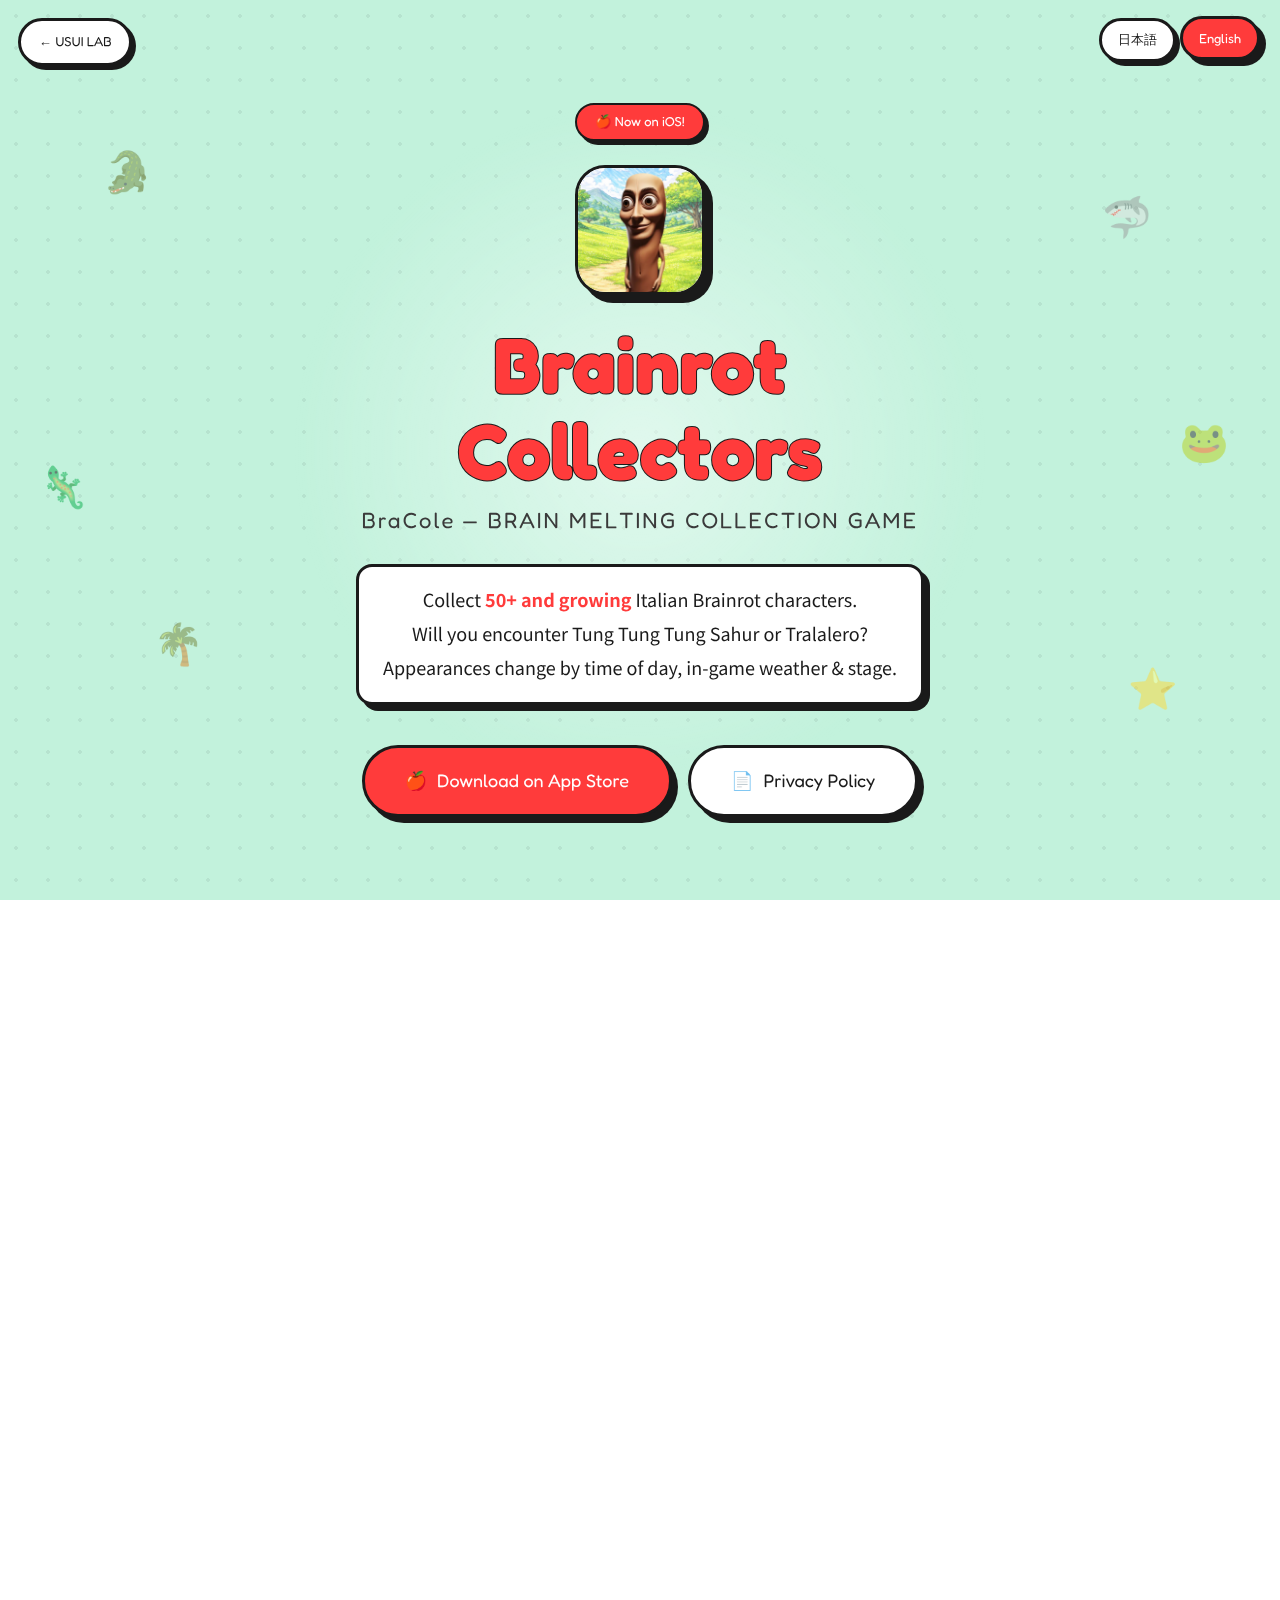
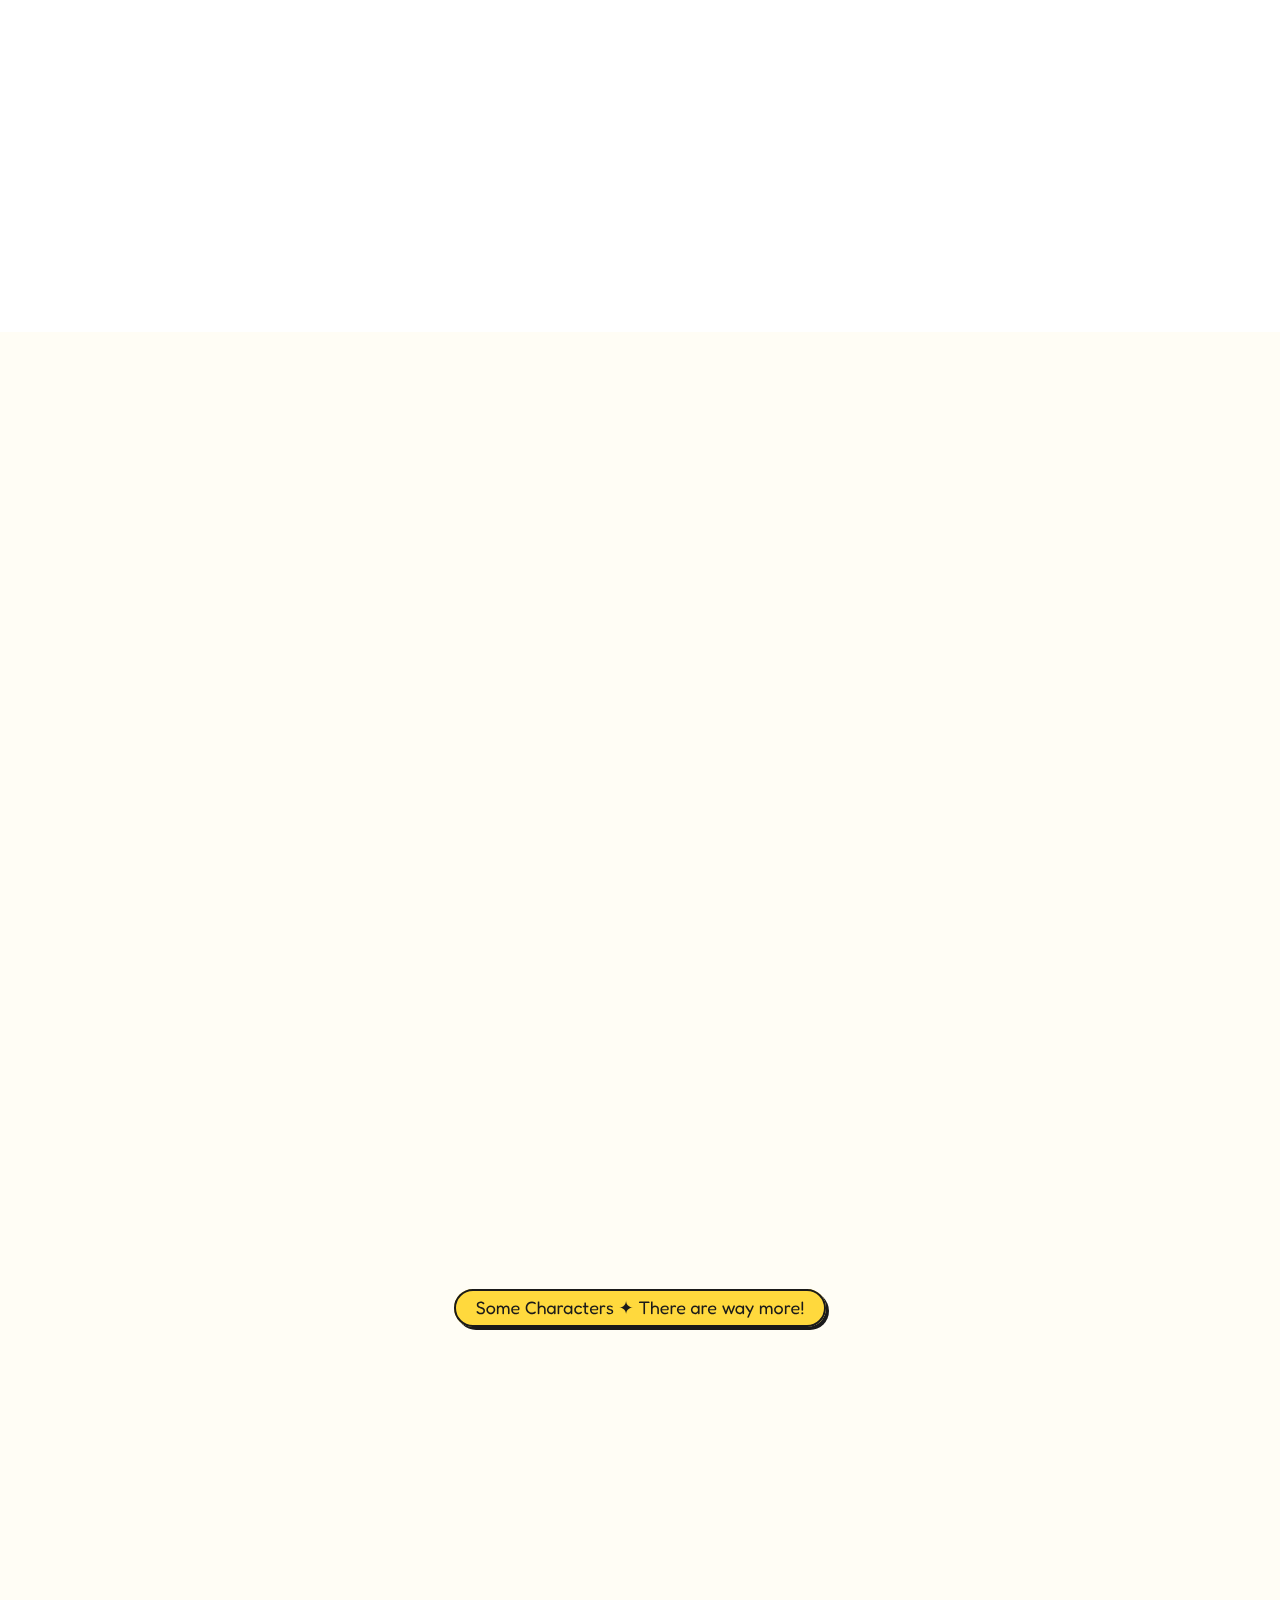
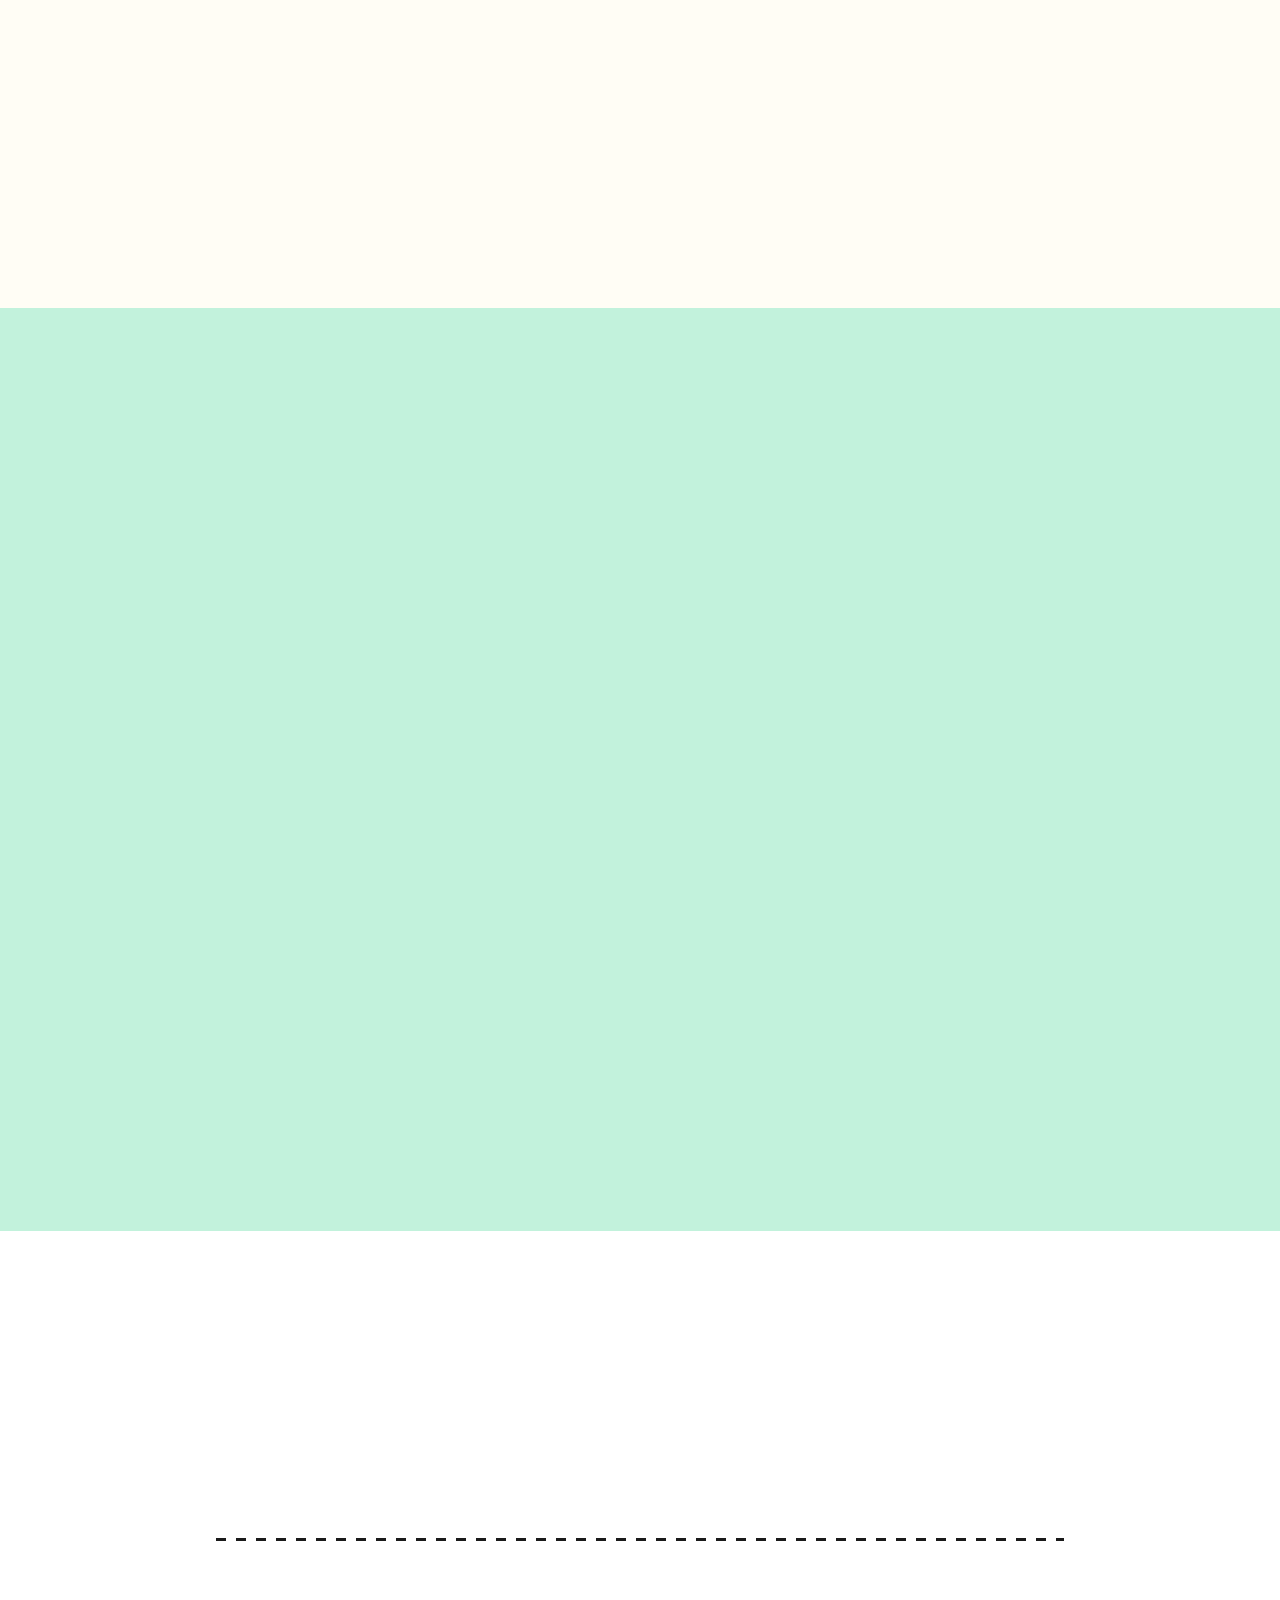
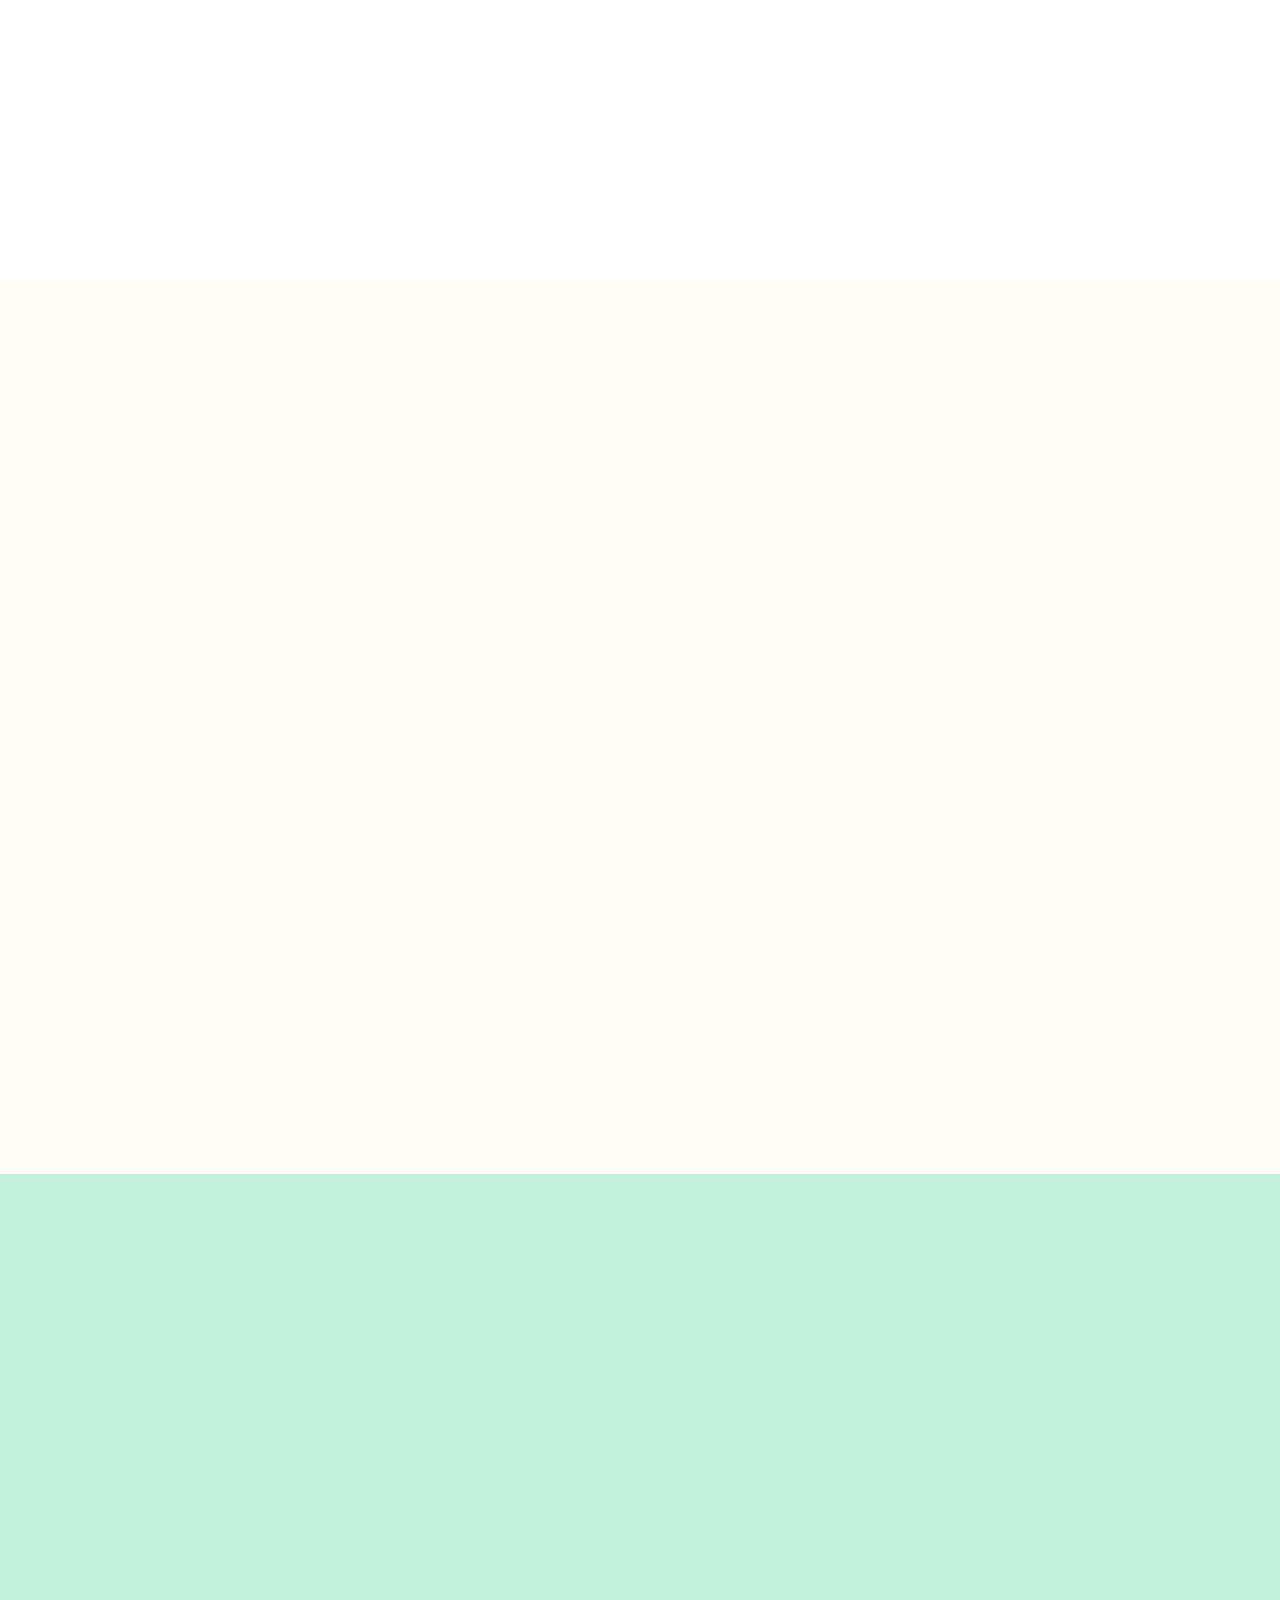
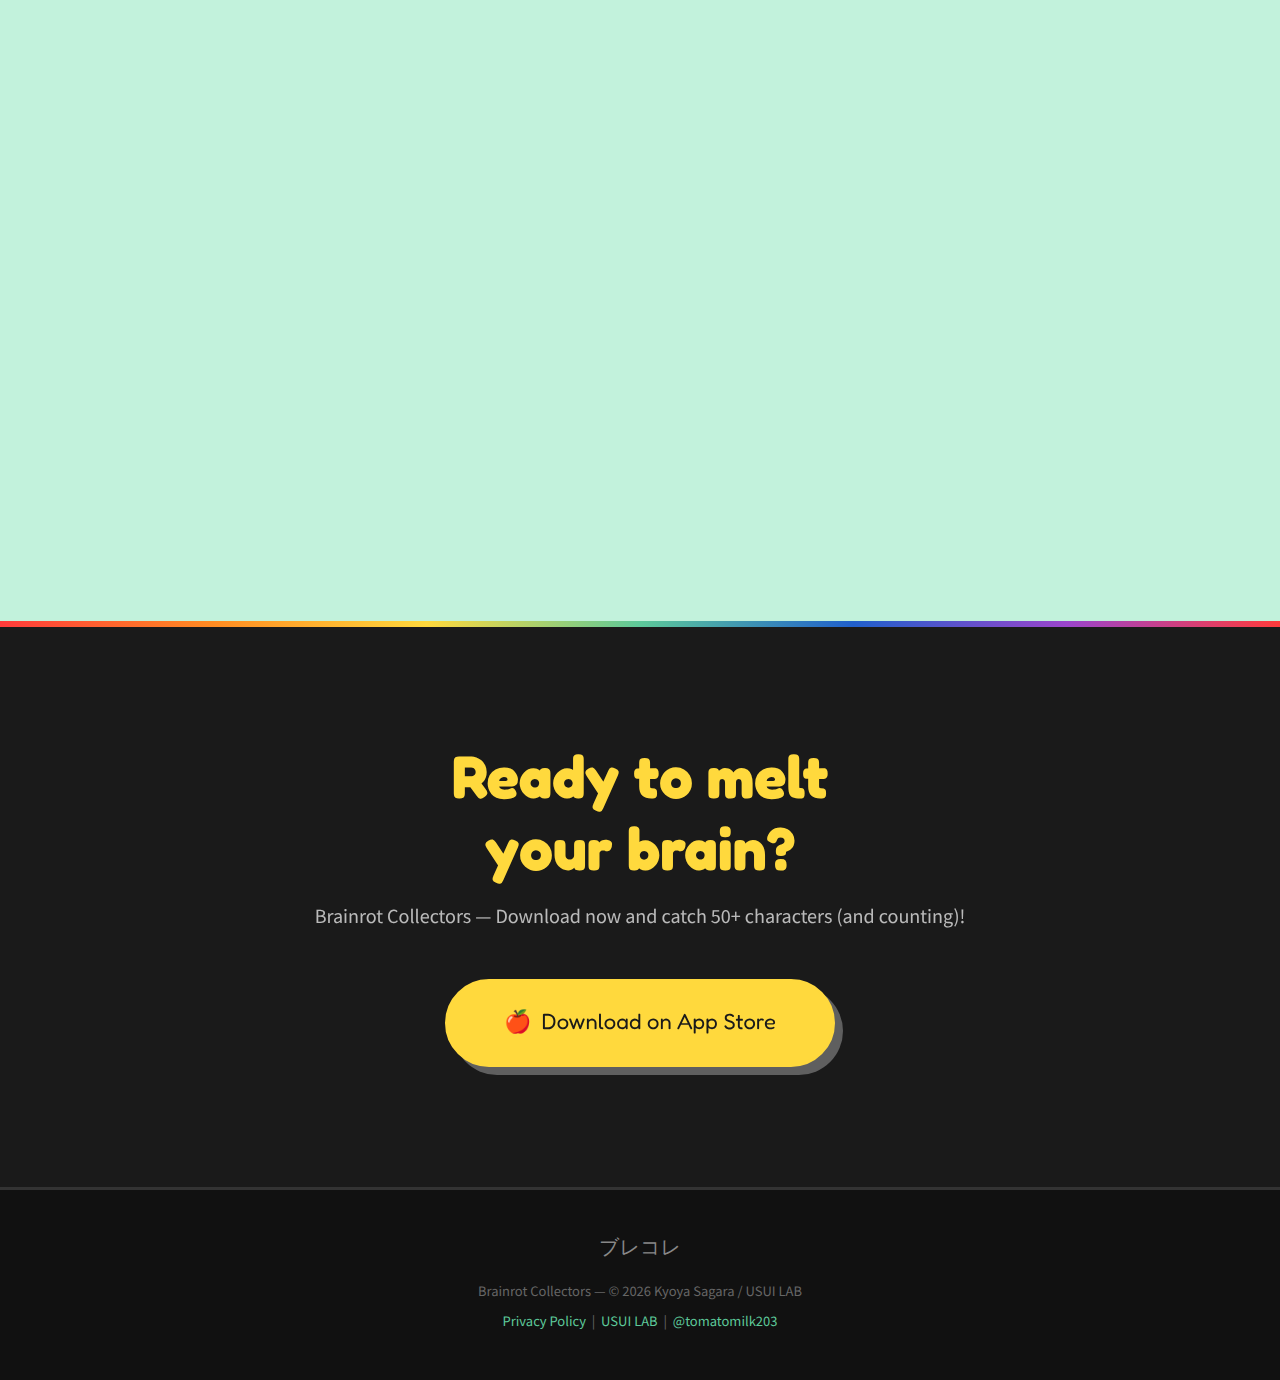
<file: brainrot-collection/index.html>
<!DOCTYPE html>
<html lang="ja">
<head>
  <meta charset="UTF-8">
  <meta name="viewport" content="width=device-width, initial-scale=1.0">
  <title>ブレインロットコレクターズ | ブレコレ | USUI LAB</title>
  <meta name="description" content="イタリアンブレインロットキャラを集めろ！全50体+変異体。時間・天気・ステージで出現が変わる本格コレクションゲーム。">
  <meta property="og:title" content="ブレインロットコレクターズ — 脳が溶ける収集ゲーム">
  <meta property="og:description" content="イタリアンブレインロットキャラを集めろ！全50体+変異体。時間・天気・ステージで出現が変わる。">
  <meta property="og:type" content="website">
  <link rel="preconnect" href="https://fonts.googleapis.com">
  <link rel="preconnect" href="https://fonts.gstatic.com" crossorigin>
  <link href="https://fonts.googleapis.com/css2?family=Noto+Sans+JP:wght@400;700;900&family=Fredoka+One&display=swap" rel="stylesheet">

  <style>
    /* ─── CSS Variables ─── */
    :root {
      --mint:       #C2F2DC;
      --mint-mid:   #8FE4BC;
      --mint-deep:  #5DC99A;
      --red:        #FF3B3B;
      --orange:     #FF8C22;
      --yellow:     #FFD93D;
      --cream:      #FFFDF5;
      --pale:       #F0FFF8;
      --ink:        #1A1A1A;
      --ink-light:  #3A3A3A;
      --white:      #FFFFFF;
      --shadow:     6px 6px 0px var(--ink);
      --shadow-sm:  4px 4px 0px var(--ink);
      --shadow-lg:  8px 8px 0px var(--ink);
      --radius:     16px;
      --border:     3px solid var(--ink);
    }

    /* ─── Reset ─── */
    *, *::before, *::after { box-sizing: border-box; margin: 0; padding: 0; }

    html { scroll-behavior: smooth; }

    body {
      font-family: 'Noto Sans JP', sans-serif;
      background: var(--mint);
      color: var(--ink);
      overflow-x: hidden;
      line-height: 1.7;
      text-rendering: geometricPrecision;
      -webkit-font-smoothing: antialiased;
      -moz-osx-font-smoothing: grayscale;
    }

    /* ─── Polka dot background ─── */
    body::before {
      content: '';
      position: fixed;
      inset: 0;
      background-image: radial-gradient(circle, rgba(0,0,0,0.06) 2px, transparent 2px);
      background-size: 32px 32px;
      pointer-events: none;
      z-index: 0;
    }

    /* ─── Utility ─── */
    .container { max-width: 1100px; margin: 0 auto; padding: 0 20px; position: relative; z-index: 1; }

    /* ─── Back Button ─── */
    .back-home {
      position: fixed;
      top: 18px;
      left: 18px;
      z-index: 10000;
      font-family: 'Fredoka One', sans-serif;
      font-size: 13px;
      padding: 10px 18px;
      background: var(--white);
      border: var(--border);
      color: var(--ink);
      cursor: pointer;
      text-decoration: none;
      border-radius: 50px;
      box-shadow: var(--shadow-sm);
      transition: transform 0.15s, box-shadow 0.15s;
    }
    .back-home:hover {
      transform: translate(-2px, -2px);
      box-shadow: 6px 6px 0px var(--ink);
    }
    .back-home:active {
      transform: translate(2px, 2px);
      box-shadow: 2px 2px 0px var(--ink);
    }

    /* ─── Lang Switcher ─── */
    .lang-switcher {
      position: fixed;
      top: 18px;
      right: 18px;
      z-index: 10000;
      display: flex;
      gap: 6px;
    }
    .lang-btn {
      font-family: 'Fredoka One', sans-serif;
      font-size: 13px;
      padding: 10px 16px;
      background: var(--white);
      border: var(--border);
      color: var(--ink);
      cursor: pointer;
      border-radius: 50px;
      box-shadow: var(--shadow-sm);
      transition: all 0.15s;
    }
    .lang-btn:hover { transform: translate(-2px, -2px); box-shadow: 6px 6px 0px var(--ink); }
    .lang-btn.active {
      background: var(--red);
      color: var(--white);
      transform: translate(-2px, -2px);
      box-shadow: 6px 6px 0px var(--ink);
    }

    /* ─── HERO ─── */
    .hero {
      min-height: 100vh;
      display: flex;
      flex-direction: column;
      justify-content: center;
      align-items: center;
      text-align: center;
      padding: 100px 20px 80px;
      position: relative;
      overflow: hidden;
    }

    /* Big circle deco behind hero */
    .hero::after {
      content: '';
      position: absolute;
      width: 700px;
      height: 700px;
      background: radial-gradient(circle, rgba(255,255,255,0.5) 0%, transparent 70%);
      border-radius: 50%;
      top: 50%;
      left: 50%;
      transform: translate(-50%, -50%);
      pointer-events: none;
    }

    .hero-badge {
      display: inline-block;
      background: var(--red);
      color: var(--white);
      font-family: 'Fredoka One', sans-serif;
      font-size: 13px;
      padding: 6px 18px;
      border-radius: 50px;
      border: 2px solid var(--ink);
      box-shadow: var(--shadow-sm);
      margin-bottom: 24px;
      position: relative;
      z-index: 2;
      animation: badge-float 3s ease-in-out infinite;
    }

    @keyframes badge-float {
      0%, 100% { transform: translateY(0); }
      50% { transform: translateY(-6px); }
    }

    .app-icon {
      width: 130px;
      height: 130px;
      background: var(--white);
      border: var(--border);
      border-radius: 30px;
      box-shadow: var(--shadow-lg);
      display: flex;
      align-items: center;
      justify-content: center;
      overflow: hidden;
      margin: 0 auto 28px;
      position: relative;
      z-index: 2;
      animation: icon-bounce 2.5s cubic-bezier(.36,.07,.19,.97) infinite;
    }
    .app-icon img { width: 100%; height: 100%; object-fit: cover; border-radius: 26px; }

    @keyframes icon-bounce {
      0%, 100% { transform: translateY(0) rotate(-2deg); }
      25% { transform: translateY(-12px) rotate(2deg); }
      75% { transform: translateY(-6px) rotate(-1deg); }
    }

    .hero-title {
      font-family: 'Fredoka One', sans-serif;
      font-size: clamp(36px, 8vw, 78px);
      color: var(--ink);
      line-height: 1.1;
      margin-bottom: 8px;
      position: relative;
      z-index: 2;
      -webkit-text-stroke: 2px var(--ink);
      paint-order: stroke fill;
    }
    .hero-title span { color: var(--red); }

    .hero-subtitle {
      font-family: 'Fredoka One', sans-serif;
      font-size: clamp(14px, 3vw, 22px);
      color: var(--ink-light);
      letter-spacing: 2px;
      margin-bottom: 24px;
      position: relative;
      z-index: 2;
    }

    .hero-tagline {
      font-size: clamp(15px, 2.5vw, 18px);
      max-width: 600px;
      margin: 0 auto 40px;
      color: var(--ink);
      line-height: 1.9;
      position: relative;
      z-index: 2;
      background: var(--white);
      border: var(--border);
      border-radius: var(--radius);
      padding: 16px 24px;
      box-shadow: var(--shadow);
    }
    .hero-tagline strong { color: var(--red); }

    .cta-buttons {
      display: flex;
      gap: 16px;
      flex-wrap: wrap;
      justify-content: center;
      position: relative;
      z-index: 2;
    }

    .cta-btn {
      font-family: 'Fredoka One', sans-serif;
      font-size: clamp(14px, 2.5vw, 18px);
      padding: 18px 40px;
      background: var(--ink);
      color: var(--white);
      border: var(--border);
      border-radius: 50px;
      cursor: pointer;
      text-decoration: none;
      display: inline-flex;
      align-items: center;
      gap: 10px;
      box-shadow: var(--shadow);
      transition: transform 0.15s, box-shadow 0.15s;
    }
    .cta-btn:hover {
      transform: translate(-3px, -3px);
      box-shadow: 9px 9px 0px var(--ink);
    }
    .cta-btn:active {
      transform: translate(3px, 3px);
      box-shadow: 3px 3px 0px var(--ink);
    }
    .cta-btn.primary {
      background: var(--red);
      border-color: var(--ink);
    }
    .cta-btn.secondary {
      background: var(--white);
      color: var(--ink);
    }

    /* Floating emoji decorations in hero */
    .float-deco {
      position: absolute;
      font-size: 40px;
      pointer-events: none;
      z-index: 1;
      opacity: 0.5;
    }
    .float-deco:nth-child(1) { top: 15%; left: 8%; animation: float1 4s ease-in-out infinite; }
    .float-deco:nth-child(2) { top: 20%; right: 10%; animation: float2 5s ease-in-out infinite; }
    .float-deco:nth-child(3) { bottom: 25%; left: 12%; animation: float1 3.5s ease-in-out infinite 0.5s; }
    .float-deco:nth-child(4) { bottom: 20%; right: 8%; animation: float2 4.5s ease-in-out infinite 1s; }
    .float-deco:nth-child(5) { top: 50%; left: 3%; animation: float1 5s ease-in-out infinite 0.3s; }
    .float-deco:nth-child(6) { top: 45%; right: 4%; animation: float2 4s ease-in-out infinite 0.7s; }

    @keyframes float1 {
      0%, 100% { transform: translateY(0) rotate(-5deg); }
      50% { transform: translateY(-20px) rotate(5deg); }
    }
    @keyframes float2 {
      0%, 100% { transform: translateY(0) rotate(5deg); }
      50% { transform: translateY(-15px) rotate(-5deg); }
    }

    /* ─── Section Styles ─── */
    section { padding: 100px 0; position: relative; z-index: 1; }

    .section-header {
      text-align: center;
      margin-bottom: 60px;
    }

    .section-tag {
      display: inline-block;
      font-family: 'Fredoka One', sans-serif;
      font-size: 13px;
      letter-spacing: 3px;
      text-transform: uppercase;
      background: var(--yellow);
      border: 2px solid var(--ink);
      border-radius: 50px;
      padding: 5px 18px;
      box-shadow: 3px 3px 0px var(--ink);
      margin-bottom: 14px;
    }

    .section-title {
      font-family: 'Fredoka One', sans-serif;
      font-size: clamp(28px, 5vw, 48px);
      color: var(--ink);
      line-height: 1.2;
    }

    .section-desc {
      font-size: 16px;
      color: var(--ink-light);
      margin-top: 12px;
      max-width: 600px;
      margin-left: auto;
      margin-right: auto;
    }

    /* ─── FEATURES ─── */
    .features { background: var(--white); }

    .features-grid {
      display: grid;
      grid-template-columns: repeat(auto-fit, minmax(280px, 1fr));
      gap: 24px;
    }

    .feature-card {
      background: var(--mint);
      border: var(--border);
      border-radius: var(--radius);
      padding: 36px 28px;
      box-shadow: var(--shadow);
      transition: transform 0.15s, box-shadow 0.15s;
    }
    .feature-card:hover {
      transform: translate(-3px, -3px);
      box-shadow: 9px 9px 0px var(--ink);
    }

    .feature-icon {
      font-size: 48px;
      display: block;
      margin-bottom: 16px;
    }

    .feature-title {
      font-family: 'Fredoka One', sans-serif;
      font-size: 20px;
      margin-bottom: 10px;
    }

    .feature-desc {
      font-size: 14px;
      line-height: 1.8;
      color: var(--ink-light);
    }

    /* ─── CHARACTERS ─── */
    .characters { background: var(--cream); }

    .rarity-grid {
      display: grid;
      grid-template-columns: repeat(auto-fit, minmax(180px, 1fr));
      gap: 20px;
      margin-bottom: 50px;
    }

    .rarity-card {
      border: var(--border);
      border-radius: var(--radius);
      padding: 28px 20px;
      text-align: center;
      box-shadow: var(--shadow);
      transition: transform 0.15s, box-shadow 0.15s;
      position: relative;
      overflow: hidden;
    }
    .rarity-card:hover {
      transform: translate(-3px, -3px);
      box-shadow: 9px 9px 0px var(--ink);
    }

    .rarity-card.common   { background: #F5F5F5; }
    .rarity-card.uncommon { background: #DFFFDE; }
    .rarity-card.rare     { background: #DEF0FF; }
    .rarity-card.srare    { background: #F0DEFF; }
    .rarity-card.legend   {
      background: linear-gradient(135deg, #FFF8DE, #FFEEDE, #FFE8F5, #E8F5FF, #EEFFED);
      background-size: 300% 300%;
      animation: rainbow-bg 4s ease infinite;
    }

    @keyframes rainbow-bg {
      0%   { background-position: 0% 50%; }
      50%  { background-position: 100% 50%; }
      100% { background-position: 0% 50%; }
    }

    .rarity-emoji { font-size: 52px; display: block; margin-bottom: 12px; }

    .rarity-label {
      font-family: 'Fredoka One', sans-serif;
      font-size: 16px;
      margin-bottom: 6px;
    }
    .rarity-card.common   .rarity-label { color: #888; }
    .rarity-card.uncommon .rarity-label { color: #22A35A; }
    .rarity-card.rare     .rarity-label { color: #2060CC; }
    .rarity-card.srare    .rarity-label { color: #9B45CC; }
    .rarity-card.legend   .rarity-label {
      background: linear-gradient(90deg, #FF8C22, #FF3B3B, #9B45CC, #2060CC, #22A35A);
      -webkit-background-clip: text;
      -webkit-text-fill-color: transparent;
      background-clip: text;
      font-size: 18px;
    }

    .rarity-desc {
      font-size: 12px;
      color: var(--ink-light);
      line-height: 1.6;
    }

    /* Mutation card */
    .mutation-banner {
      background: var(--ink);
      color: var(--white);
      border: var(--border);
      border-radius: var(--radius);
      padding: 32px 36px;
      box-shadow: var(--shadow-lg);
      display: flex;
      gap: 24px;
      align-items: center;
      flex-wrap: wrap;
    }

    .mutation-aura {
      width: 100px;
      height: 100px;
      border-radius: 50%;
      background: conic-gradient(
        #FF3B3B, #FF8C22, #FFD93D, #5DC99A, #2060CC, #9B45CC, #FF3B3B
      );
      display: flex;
      align-items: center;
      justify-content: center;
      font-size: 54px;
      animation: spin-aura 4s linear infinite;
      flex-shrink: 0;
      position: relative;
    }
    .mutation-aura::after {
      content: '🦄';
      font-size: 44px;
      position: absolute;
    }

    @keyframes spin-aura {
      from { filter: hue-rotate(0deg); }
      to   { filter: hue-rotate(360deg); }
    }

    .mutation-text h3 {
      font-family: 'Fredoka One', sans-serif;
      font-size: 24px;
      margin-bottom: 8px;
    }
    .mutation-text h3 span {
      background: conic-gradient(#FF3B3B, #FF8C22, #FFD93D, #5DC99A, #2060CC, #9B45CC, #FF3B3B);
      -webkit-background-clip: text;
      -webkit-text-fill-color: transparent;
      background-clip: text;
    }
    .mutation-text p { font-size: 15px; color: rgba(255,255,255,0.8); line-height: 1.8; }

    /* ─── CHARACTER GALLERY ─── */
    .char-gallery {
      display: grid;
      grid-template-columns: repeat(auto-fill, minmax(150px, 1fr));
      gap: 16px;
      margin-top: 48px;
    }
    .char-card {
      background: var(--white);
      border: var(--border);
      border-radius: var(--radius);
      overflow: hidden;
      box-shadow: var(--shadow-sm);
      transition: transform 0.15s, box-shadow 0.15s;
      text-align: center;
      cursor: default;
    }
    .char-card:hover {
      transform: translate(-3px, -3px);
      box-shadow: 7px 7px 0px var(--ink);
    }
    .char-card .char-img {
      width: 100%;
      aspect-ratio: 1;
      object-fit: contain;
      padding: 16px;
      background: var(--mint);
      display: block;
    }
    .char-card .char-name {
      font-size: 11px;
      font-weight: 700;
      padding: 8px 10px;
      line-height: 1.4;
      color: var(--ink);
    }

    /* mutation compare */
    .mutation-compare {
      display: flex;
      gap: 16px;
      align-items: center;
      flex-shrink: 0;
    }
    .mutation-compare .compare-item { text-align: center; }
    .mutation-compare img {
      width: 90px;
      height: 90px;
      object-fit: contain;
      border-radius: 16px;
      border: 2px solid rgba(255,255,255,0.2);
    }
    .mutation-compare .compare-label {
      font-size: 11px;
      color: rgba(255,255,255,0.6);
      margin-top: 6px;
      font-weight: 700;
    }
    .mutation-compare .arrow {
      font-size: 28px;
      color: rgba(255,255,255,0.5);
      flex-shrink: 0;
    }

    /* ─── STAGES ─── */
    .stages { background: var(--mint); }

    .stages-grid {
      display: grid;
      grid-template-columns: repeat(auto-fit, minmax(240px, 1fr));
      gap: 24px;
    }

    .stage-card {
      background: var(--white);
      border: var(--border);
      border-radius: var(--radius);
      overflow: hidden;
      box-shadow: var(--shadow);
      transition: transform 0.15s, box-shadow 0.15s;
    }
    .stage-card:hover {
      transform: translate(-3px, -3px);
      box-shadow: 9px 9px 0px var(--ink);
    }

    .stage-visual {
      height: 180px;
      overflow: hidden;
      position: relative;
    }
    .stage-visual img {
      width: 100%;
      height: 100%;
      object-fit: cover;
      transition: transform 0.4s ease;
    }
    .stage-card:hover .stage-visual img { transform: scale(1.06); }

    /* weather icon tags */
    .tag { display: inline-flex; align-items: center; gap: 4px; }
    .tag img { width: 22px; height: 22px; border-radius: 50%; flex-shrink: 0; }

    .stage-body { padding: 20px; }

    .stage-name {
      font-family: 'Fredoka One', sans-serif;
      font-size: 20px;
      margin-bottom: 8px;
    }

    .stage-desc { font-size: 13px; color: var(--ink-light); line-height: 1.7; margin-bottom: 14px; }

    .stage-tags { display: flex; flex-wrap: wrap; gap: 6px; }

    .tag {
      font-size: 11px;
      font-weight: 800;
      padding: 4px 10px;
      border-radius: 50px;
      border: 2px solid var(--ink);
      background: var(--yellow);
    }

    /* ─── HOW TO PLAY ─── */
    .howto { background: var(--white); }

    .steps {
      display: grid;
      grid-template-columns: repeat(auto-fit, minmax(200px, 1fr));
      gap: 0;
      counter-reset: steps;
      position: relative;
    }

    /* connecting line between steps */
    .steps::before {
      content: '';
      position: absolute;
      top: 40px;
      left: 10%;
      right: 10%;
      height: 3px;
      background: repeating-linear-gradient(
        90deg,
        var(--ink) 0px,
        var(--ink) 10px,
        transparent 10px,
        transparent 20px
      );
    }

    .step {
      text-align: center;
      padding: 20px 16px;
      position: relative;
      z-index: 2;
    }

    .step-num {
      width: 64px;
      height: 64px;
      background: var(--red);
      border: var(--border);
      border-radius: 50%;
      display: flex;
      align-items: center;
      justify-content: center;
      font-family: 'Fredoka One', sans-serif;
      font-size: 26px;
      color: var(--white);
      margin: 0 auto 16px;
      box-shadow: var(--shadow-sm);
    }

    .step-icon { font-size: 40px; margin-bottom: 10px; display: block; }
    .step-title { font-family: 'Fredoka One', sans-serif; font-size: 18px; margin-bottom: 8px; }
    .step-desc { font-size: 13px; color: var(--ink-light); line-height: 1.7; }

    /* ─── UPGRADES ─── */
    .upgrades { background: var(--cream); }

    .upgrade-grid {
      display: grid;
      grid-template-columns: repeat(auto-fit, minmax(260px, 1fr));
      gap: 18px;
    }

    .upgrade-item {
      background: var(--white);
      border: var(--border);
      border-radius: var(--radius);
      padding: 22px 24px;
      box-shadow: var(--shadow-sm);
      display: flex;
      gap: 16px;
      align-items: flex-start;
      transition: transform 0.15s, box-shadow 0.15s;
    }
    .upgrade-item:hover {
      transform: translate(-2px, -2px);
      box-shadow: 6px 6px 0px var(--ink);
    }

    .upgrade-icon {
      width: 60px;
      height: 60px;
      border-radius: 50%;
      border: 2px solid var(--ink);
      overflow: hidden;
      flex-shrink: 0;
      box-shadow: var(--shadow-sm);
    }
    .upgrade-icon img { width: 100%; height: 100%; object-fit: cover; display: block; }

    .upgrade-info {}
    .upgrade-name { font-family: 'Fredoka One', sans-serif; font-size: 16px; margin-bottom: 4px; }
    .upgrade-desc { font-size: 13px; color: var(--ink-light); line-height: 1.6; }

    /* ─── ECONOMY ─── */
    .economy { background: var(--mint); }

    .economy-layout {
      display: grid;
      grid-template-columns: 1fr 1fr;
      gap: 32px;
    }

    .coin-section, .premium-section {
      background: var(--white);
      border: var(--border);
      border-radius: var(--radius);
      padding: 36px 32px;
      box-shadow: var(--shadow);
    }

    .eco-title {
      font-family: 'Fredoka One', sans-serif;
      font-size: 24px;
      margin-bottom: 20px;
      display: flex;
      align-items: center;
      gap: 10px;
    }

    .coin-packs {
      display: flex;
      flex-direction: column;
      gap: 12px;
    }

    .coin-pack {
      display: flex;
      align-items: center;
      justify-content: space-between;
      padding: 14px 18px;
      border-radius: 12px;
      border: 2px solid var(--ink);
      background: var(--cream);
      transition: transform 0.1s;
    }
    .coin-pack:hover { transform: translateX(4px); }

    .coin-pack .amount {
      font-family: 'Fredoka One', sans-serif;
      font-size: 18px;
    }

    .coin-pack .type {
      font-size: 12px;
      color: var(--ink-light);
      margin-top: 2px;
    }

    .coin-pack.paid .amount { color: #E0006F; }
    .coin-pack.paid { background: #FFF0F8; }

    .premium-box {
      background: var(--ink);
      color: var(--white);
      border-radius: var(--radius);
      border: var(--border);
      padding: 24px;
      margin-top: 20px;
    }
    .premium-box .price {
      font-family: 'Fredoka One', sans-serif;
      font-size: 32px;
      color: var(--yellow);
    }
    .premium-box .price span { font-size: 16px; color: rgba(255,255,255,0.6); }

    .premium-perks {
      list-style: none;
      margin-top: 16px;
      display: flex;
      flex-direction: column;
      gap: 8px;
    }
    .premium-perks li {
      font-size: 14px;
      display: flex;
      gap: 8px;
      align-items: flex-start;
    }
    .premium-perks li::before {
      content: '✓';
      color: var(--mint-deep);
      font-weight: 900;
      flex-shrink: 0;
    }

    /* ─── FINAL CTA ─── */
    .final-cta {
      background: var(--ink);
      color: var(--white);
      text-align: center;
      padding: 120px 20px;
      position: relative;
      overflow: hidden;
    }

    /* rainbow top border */
    .final-cta::before {
      content: '';
      position: absolute;
      top: 0;
      left: 0;
      right: 0;
      height: 6px;
      background: linear-gradient(90deg, #FF3B3B, #FF8C22, #FFD93D, #5DC99A, #2060CC, #9B45CC, #FF3B3B);
    }

    .final-cta h2 {
      font-family: 'Fredoka One', sans-serif;
      font-size: clamp(32px, 6vw, 60px);
      margin-bottom: 16px;
      line-height: 1.2;
    }
    .final-cta h2 span { color: var(--yellow); }

    .final-cta p {
      font-size: 18px;
      color: rgba(255,255,255,0.7);
      margin-bottom: 48px;
    }

    .cta-btn.big {
      font-size: 22px;
      padding: 22px 56px;
      background: var(--yellow);
      color: var(--ink);
      border-color: var(--yellow);
      box-shadow: 8px 8px 0px rgba(255,255,255,0.3);
    }
    .cta-btn.big:hover {
      box-shadow: 12px 12px 0px rgba(255,255,255,0.3);
      background: var(--orange);
    }

    /* ─── Footer ─── */
    footer {
      background: #111;
      border-top: 3px solid #333;
      padding: 40px 20px;
      text-align: center;
    }
    footer p { font-size: 13px; color: #666; margin-bottom: 8px; }
    footer a { color: var(--mint-deep); text-decoration: none; }
    footer a:hover { color: var(--mint-mid); }
    .footer-logo {
      font-family: 'Fredoka One', sans-serif;
      font-size: 20px;
      color: #888;
      margin-bottom: 16px;
    }

    /* ─── Scroll reveal ─── */
    .reveal {
      opacity: 0;
      transform: translateY(30px);
      transition: opacity 0.6s ease-out, transform 0.6s ease-out;
    }
    .reveal.visible { opacity: 1; transform: translateY(0); }

    /* ─── Responsive ─── */
    @media (max-width: 768px) {
      .economy-layout { grid-template-columns: 1fr; }
      .steps::before { display: none; }
      .mutation-banner { flex-direction: column; text-align: center; }
      .back-home, .lang-btn { font-size: 11px; padding: 8px 12px; }
      .hero { padding: 90px 16px 60px; }
      .float-deco { font-size: 28px; opacity: 0.3; }
    }

    @media (max-width: 480px) {
      .rarity-grid { grid-template-columns: repeat(2, 1fr); }
      .float-deco:nth-child(n+5) { display: none; }
    }
  </style>
</head>
<body>

  <!-- Back Button -->
  <a href="../" class="back-home">
    ← USUI LAB
  </a>

  <!-- Lang Switcher -->
  <div class="lang-switcher">
    <button class="lang-btn active" data-lang="ja">日本語</button>
    <button class="lang-btn" data-lang="en">English</button>
  </div>

  <!-- ═══════════════════════ HERO ═══════════════════════ -->
  <section class="hero">
    <!-- floating deco emojis -->
    <span class="float-deco">🐊</span>
    <span class="float-deco">🦈</span>
    <span class="float-deco">🌴</span>
    <span class="float-deco">⭐</span>
    <span class="float-deco">🦎</span>
    <span class="float-deco">🐸</span>

    <span class="hero-badge">
      <span class="i18n" data-ja="🍎 iOS 配信中！" data-en="🍎 Now on iOS!">🍎 iOS 配信中！</span>
    </span>

    <div class="app-icon"><img src="gameicon.png" alt="ブレコレ"></div>

    <h1 class="hero-title">
      <span class="i18n" data-ja="ブレインロット" data-en="Brainrot">ブレインロット</span><br>
      <span class="i18n" data-ja="コレクターズ" data-en="Collectors">コレクターズ</span>
    </h1>
    <p class="hero-subtitle">
      <span class="i18n" data-ja="ブレコレ — BRAIN MELTING COLLECTION GAME" data-en="BraCole — BRAIN MELTING COLLECTION GAME">ブレコレ — BRAIN MELTING COLLECTION GAME</span>
    </p>

    <div class="hero-tagline">
      <span class="i18n"
        data-ja="<strong>50体以上</strong>のイタリアンブレインロットキャラを集めよう。<br>トゥントゥンサフールやトラランレロに出会えるかも…？<br>時間帯・ゲーム内天気・ステージで出現が変わる本格コレクション。"
        data-en="Collect <strong>50+ and growing</strong> Italian Brainrot characters.<br>Will you encounter Tung Tung Tung Sahur or Tralalero?<br>Appearances change by time of day, in-game weather &amp; stage.">
        <strong>50体以上</strong>のイタリアンブレインロットキャラを集めよう。<br>
        トゥントゥンサフールやトラランレロに出会えるかも…？<br>
        時間帯・ゲーム内天気・ステージで出現が変わる本格コレクション。
      </span>
    </div>

    <div class="cta-buttons">
      <a href="#" class="cta-btn primary">
        <span>🍎</span>
        <span class="i18n" data-ja="App Storeでダウンロード" data-en="Download on App Store">App Storeでダウンロード</span>
      </a>
      <a href="privacy/" class="cta-btn secondary">
        <span>📄</span>
        <span class="i18n" data-ja="プライバシーポリシー" data-en="Privacy Policy">プライバシーポリシー</span>
      </a>
    </div>
  </section>

  <!-- ═══════════════════════ FEATURES ═══════════════════════ -->
  <section class="features">
    <div class="container">
      <div class="section-header reveal">
        <span class="section-tag">
          <span class="i18n" data-ja="特徴" data-en="FEATURES">特徴</span>
        </span>
        <h2 class="section-title">
          <span class="i18n" data-ja="脳を溶かす6つの要素" data-en="6 Brain-Melting Features">脳を溶かす6つの要素</span>
        </h2>
      </div>

      <div class="features-grid">
        <div class="feature-card reveal">
          <span class="feature-icon">🌍</span>
          <h3 class="feature-title i18n" data-ja="イタリアンブレインロット" data-en="Italian Brainrot">イタリアンブレインロット</h3>
          <p class="feature-desc i18n" data-ja="トゥントゥンサフール、トラランレロレロ…全50体のカオスなキャラが勢揃い。レアリティ付きで本格コレクション体験！" data-en="Tung Tung Sahur, Tralalero Tralala… All 50 chaotic characters are here. Full rarity system for a real collector experience!">トゥントゥンサフール、トラランレロレロ…全50体のカオスなキャラが勢揃い。レアリティ付きで本格コレクション体験！</p>
        </div>
        <div class="feature-card reveal">
          <span class="feature-icon">⏰</span>
          <h3 class="feature-title i18n" data-ja="時間・天気で変わる出現" data-en="Time &amp; Weather Spawns">時間・天気で変わる出現</h3>
          <p class="feature-desc i18n" data-ja="朝・昼・夕・夜の時間帯と、晴れ・雨・雪などゲーム独自の天気が出現を左右する。レアキャラは特定の条件でしか出ない！" data-en="Time of day and the game's own independent weather system — clear, rain, snow &amp; more — determine who appears. Rare characters only show up in special conditions!">朝・昼・夕・夜の時間帯と、晴れ・雨・雪などゲーム独自の天気が出現を左右する。レアキャラは特定の条件でしか出ない！</p>
        </div>
        <div class="feature-card reveal">
          <span class="feature-icon">🗺️</span>
          <h3 class="feature-title i18n" data-ja="4つのステージ" data-en="4 Unique Stages">4つのステージ</h3>
          <p class="feature-desc i18n" data-ja="草原・砂漠・深海・都市の各ステージに固有のキャラが生息。全ステージを制覇して図鑑を完成させよう！" data-en="Grassland, Desert, Deep Sea, City — each stage has exclusive characters. Complete the Pokédex-style collection!">草原・砂漠・深海・都市の各ステージに固有のキャラが生息。全ステージを制覇して図鑑を完成させよう！</p>
        </div>
        <div class="feature-card reveal">
          <span class="feature-icon">🌈</span>
          <h3 class="feature-title i18n" data-ja="変異体（色違い）" data-en="Mutations (Variants)">変異体（色違い）</h3>
          <p class="feature-desc i18n" data-ja="一定確率で虹色オーラを纏った変異体が出現！図鑑に別枠登録される超レアな存在。" data-en="Rare mutations glow with a rainbow aura! They're registered separately in the Pokédex as ultra-rare variants.">一定確率で虹色オーラを纏った変異体が出現！図鑑に別枠登録される超レアな存在。</p>
        </div>
        <div class="feature-card reveal">
          <span class="feature-icon">📖</span>
          <h3 class="feature-title i18n" data-ja="充実の図鑑" data-en="Detailed Pokédex">充実の図鑑</h3>
          <p class="feature-desc i18n" data-ja="通常・変異体で別タブ。初捕獲日時、レアリティ、キャラ詳細まで記録。Xシェアでコレクションを自慢しよう！" data-en="Separate tabs for normal &amp; mutations. Records first catch date, rarity, and details. Share your collection on X!">通常・変異体で別タブ。初捕獲日時、レアリティ、キャラ詳細まで記録。Xシェアでコレクションを自慢しよう！</p>
        </div>
        <div class="feature-card reveal">
          <span class="feature-icon">🔧</span>
          <h3 class="feature-title i18n" data-ja="7段階の強化システム" data-en="7-Level Upgrade System">7段階の強化システム</h3>
          <p class="feature-desc i18n" data-ja="コインを使って能力を強化。捕獲網で狙い撃ち、天気予報で3日先まで出現を予測！" data-en="Use coins to upgrade abilities. Use nets for targeted capture, check 3-day weather forecasts!">コインを使って能力を強化。捕獲網で狙い撃ち、天気予報で3日先まで出現を予測！</p>
        </div>
      </div>
    </div>
  </section>

  <!-- ═══════════════════════ CHARACTERS ═══════════════════════ -->
  <section class="characters">
    <div class="container">
      <div class="section-header reveal">
        <span class="section-tag">
          <span class="i18n" data-ja="キャラクター" data-en="CHARACTERS">キャラクター</span>
        </span>
        <h2 class="section-title">
          <span class="i18n" data-ja="全50体 + 変異体" data-en="50 Characters + Mutations">全50体 + 変異体</span>
        </h2>
        <p class="section-desc">
          <span class="i18n" data-ja="5段階のレアリティ。コモンからレジェンドまで、どれだけ集められる？" data-en="5 rarity tiers from Common to Legend. How many can you catch?">5段階のレアリティ。コモンからレジェンドまで、どれだけ集められる？</span>
        </p>
      </div>

      <div class="rarity-grid">
        <div class="rarity-card common reveal">
          <span class="rarity-emoji">🐢</span>
          <div class="rarity-label">COMMON</div>
          <div class="rarity-desc i18n" data-ja="どこにでもいる<br>基本のキャラたち" data-en="Found everywhere<br>Basic characters">どこにでもいる<br>基本のキャラたち</div>
        </div>
        <div class="rarity-card uncommon reveal">
          <span class="rarity-emoji">🦎</span>
          <div class="rarity-label">UNCOMMON</div>
          <div class="rarity-desc i18n" data-ja="少し珍しい<br>ちょっぴりレア" data-en="Slightly rare<br>A bit uncommon">少し珍しい<br>ちょっぴりレア</div>
        </div>
        <div class="rarity-card rare reveal">
          <span class="rarity-emoji">🐊</span>
          <div class="rarity-label">RARE</div>
          <div class="rarity-desc i18n" data-ja="特定ステージのみ<br>条件が揃えば出現" data-en="Stage-specific<br>Appears with conditions">特定ステージのみ<br>条件が揃えば出現</div>
        </div>
        <div class="rarity-card srare reveal">
          <span class="rarity-emoji">🦈</span>
          <div class="rarity-label">SUPER RARE</div>
          <div class="rarity-desc i18n" data-ja="時間帯と天気が<br>一致した時のみ" data-en="Only when time &amp;<br>weather align">時間帯と天気が<br>一致した時のみ</div>
        </div>
        <div class="rarity-card legend reveal">
          <span class="rarity-emoji">👑</span>
          <div class="rarity-label">LEGEND</div>
          <div class="rarity-desc i18n" data-ja="極めて低確率<br>強化必須！" data-en="Extremely rare<br>Upgrades required!">極めて低確率<br>強化必須！</div>
        </div>
      </div>

      <!-- Mutation Banner -->
      <div class="mutation-banner reveal">
        <div class="mutation-compare">
          <div class="compare-item">
            <img src="追加ブレインロット/トラコトゥコトゥル・デラペラドゥス.png" alt="通常">
            <div class="compare-label">NORMAL</div>
          </div>
          <div class="arrow">→</div>
          <div class="compare-item" style="position:relative;">
            <div style="position:absolute;inset:-4px;border-radius:16px;background:conic-gradient(#FF3B3B,#FF8C22,#FFD93D,#5DC99A,#2060CC,#9B45CC,#FF3B3B);animation:spin-aura 3s linear infinite;opacity:0.6;z-index:0;"></div>
            <img src="追加ブレインロット/トラコトゥコトゥル・デラペラドゥス変異体.png" alt="変異体" style="position:relative;z-index:1;">
            <div class="compare-label" style="background:linear-gradient(90deg,#FF8C22,#9B45CC);-webkit-background-clip:text;-webkit-text-fill-color:transparent;background-clip:text;">MUTATION ✨</div>
          </div>
        </div>
        <div class="mutation-text">
          <h3>
            <span class="i18n" data-ja="✨ <span>変異体</span>（色違い）出現！" data-en="✨ <span>Mutation</span> Variant Appears!">✨ <span>変異体</span>（色違い）出現！</span>
          </h3>
          <p class="i18n"
            data-ja="すべてのキャラには一定確率で色違いの「変異体」が存在します。虹色に輝くオーラで一目でわかる！図鑑の別タブに登録され、全キャラの変異体コンプリートを目指せ。変異体出現率は強化システムでアップ可能！"
            data-en="Every character has a rare color-alternate 'mutation' variant. Instantly recognizable by its rainbow aura! Registered in a separate Pokédex tab — aim to collect all mutations. Mutation rate can be boosted via the upgrade system!">
            すべてのキャラには一定確率で色違いの「変異体」が存在します。虹色に輝くオーラで一目でわかる！図鑑の別タブに登録され、全キャラの変異体コンプリートを目指せ。変異体出現率は強化システムでアップ可能！
          </p>
        </div>
      </div>

      <!-- Character Gallery -->
      <div style="text-align:center;margin-top:48px;margin-bottom:24px;">
        <span style="font-family:'Fredoka One',sans-serif;font-size:18px;background:var(--yellow);border:2px solid var(--ink);border-radius:50px;padding:6px 20px;box-shadow:3px 3px 0 var(--ink);">
          <span class="i18n" data-ja="キャラクター一部紹介 ✦ まだまだいるぞ！" data-en="Some Characters ✦ There are way more!">キャラクター一部紹介 ✦ まだまだいるぞ！</span>
        </span>
      </div>
      <div class="char-gallery">
        <div class="char-card reveal">
          <img class="char-img" src="追加ブレインロット/バナニータ・ドルフィニータ.png" alt="バナニータ・ドルフィニータ">
          <div class="char-name">バナニータ・ドルフィニータ</div>
        </div>
        <div class="char-card reveal">
          <img class="char-img" src="追加ブレインロット/ゴリロ・ウォーターメロンドリロ.png" alt="ゴリロ・ウォーターメロンドリロ">
          <div class="char-name">ゴリロ・ウォーターメロンドリロ</div>
        </div>
        <div class="char-card reveal">
          <img class="char-img" src="追加ブレインロット/トラコトゥコトゥル・デラペラドゥス.png" alt="トラコトゥコトゥル・デラペラドゥス">
          <div class="char-name">トラコトゥコトゥル・デラペラドゥス</div>
        </div>
        <div class="char-card reveal">
          <img class="char-img" src="追加ブレインロット/バレリーナ・カプチーノ.png" alt="バレリーナ・カプチーノ">
          <div class="char-name">バレリーナ・カプチーノ</div>
        </div>
        <div class="char-card reveal">
          <img class="char-img" src="追加ブレインロット/カプチーノ・バボオイノ.png" alt="カプチーノ・バボオイノ">
          <div class="char-name">カプチーノ・バボオイノ</div>
        </div>
        <div class="char-card reveal">
          <img class="char-img" src="追加ブレインロット/ペロケッロ・レモンチェッロ.png" alt="ペロケッロ・レモンチェッロ">
          <div class="char-name">ペロケッロ・レモンチェッロ</div>
        </div>
        <div class="char-card reveal">
          <img class="char-img" src="追加ブレインロット/エスプレッソーナ・シニョーラ.png" alt="エスプレッソーナ・シニョーラ">
          <div class="char-name">エスプレッソーナ・シニョーラ</div>
        </div>
        <div class="char-card reveal">
          <img class="char-img" src="追加ブレインロット/ココッシニ・ママ.png" alt="ココッシニ・ママ">
          <div class="char-name">ココッシニ・ママ</div>
        </div>
        <div class="char-card reveal">
          <img class="char-img" src="追加ブレインロット/スノオッフィ・ゼッフィルッリ.png" alt="スノオッフィ・ゼッフィルッリ">
          <div class="char-name">スノオッフィ・ゼッフィルッリ</div>
        </div>
        <div class="char-card reveal" style="display:flex;flex-direction:column;align-items:center;justify-content:center;background:var(--ink);color:var(--white);min-height:160px;">
          <div style="font-size:36px;margin-bottom:8px;">＋</div>
          <div style="font-family:'Fredoka One',sans-serif;font-size:22px;color:var(--yellow);" class="i18n" data-ja="50体以上！" data-en="50+ More!">50体以上！</div>
          <div style="font-size:11px;color:rgba(255,255,255,0.6);margin-top:4px;" class="i18n" data-ja="続々追加予定" data-en="More coming soon">続々追加予定</div>
        </div>
      </div>
    </div>
  </section>

  <!-- ═══════════════════════ STAGES ═══════════════════════ -->
  <section class="stages">
    <div class="container">
      <div class="section-header reveal">
        <span class="section-tag">
          <span class="i18n" data-ja="ステージ" data-en="STAGES">ステージ</span>
        </span>
        <h2 class="section-title">
          <span class="i18n" data-ja="4つの世界を冒険せよ" data-en="Explore 4 Worlds">4つの世界を冒険せよ</span>
        </h2>
        <p class="section-desc">
          <span class="i18n" data-ja="各ステージに固有のキャラが生息。時間帯と天気でさらに出現が変化！" data-en="Exclusive characters in each stage. Time of day and weather further change what appears!">各ステージに固有のキャラが生息。時間帯と天気でさらに出現が変化！</span>
        </p>
      </div>

      <div class="stages-grid">
        <div class="stage-card reveal">
          <div class="stage-visual">
            <img src="stage/3D9514C6-C875-428B-8A10-79128FC22692.png" alt="草原">
          </div>
          <div class="stage-body">
            <h3 class="stage-name i18n" data-ja="🌿 草原" data-en="🌿 Grassland">🌿 草原</h3>
            <p class="stage-desc i18n" data-ja="広大な草原にブレインロットたちが野生で徘徊している。朝は新鮮な顔ぶれが多く、雨上がりにはレアな姿も。最初に足を運ぶならここ。" data-en="Brainrots roam wild across the open grasslands. Mornings bring fresh faces, and rare ones appear after the rain. The best place to start.">広大な草原にブレインロットたちが野生で徘徊している。朝は新鮮な顔ぶれが多く、雨上がりにはレアな姿も。最初に足を運ぶならここ。</p>
            <div class="stage-tags">
              <span class="tag"><img src="時間帯アイコン/IMG_9905.png" alt="朝"><span class="i18n" data-ja="朝に強い" data-en="Morning-heavy">朝に強い</span></span>
              <span class="tag"><img src="時間帯アイコン/IMG_9907.png" alt="雨"><span class="i18n" data-ja="雨で希少出現" data-en="Rain = rare">雨で希少出現</span></span>
            </div>
          </div>
        </div>

        <div class="stage-card reveal">
          <div class="stage-visual">
            <img src="stage/E9678CAD-5C73-4D9E-8DB8-CCB6DCFA8D36.png" alt="砂漠">
          </div>
          <div class="stage-body">
            <h3 class="stage-name i18n" data-ja="🏜️ 砂漠" data-en="🏜️ Desert">🏜️ 砂漠</h3>
            <p class="stage-desc i18n" data-ja="灼熱のサボテン地帯。昼間は日差しに強いブレインロットたちが跳梁し、夜になると普段は姿を見せないレジェンド級が砂の向こうから現れる。" data-en="Scorching cactus country. Heat-loving Brainrots run wild in the day; Legends emerge from the desert dark at night.">灼熱のサボテン地帯。昼間は日差しに強いブレインロットたちが跳梁し、夜になると普段は姿を見せないレジェンド級が砂の向こうから現れる。</p>
            <div class="stage-tags">
              <span class="tag"><img src="時間帯アイコン/IMG_9904.png" alt="夜"><span class="i18n" data-ja="夜に強い" data-en="Night-heavy">夜に強い</span></span>
              <span class="tag"><img src="時間帯アイコン/IMG_9903.png" alt="昼"><span class="i18n" data-ja="昼はレジェンド" data-en="Day = legend">昼はレジェンド</span></span>
            </div>
          </div>
        </div>

        <div class="stage-card reveal">
          <div class="stage-visual">
            <img src="stage/19753820-748E-4AE3-ABF5-E0D87636B191.png" alt="深海">
          </div>
          <div class="stage-body">
            <h3 class="stage-name i18n" data-ja="🌊 深海" data-en="🌊 Deep Sea">🌊 深海</h3>
            <p class="stage-desc i18n" data-ja="沈没船が眠る深海の底。水中に適応したブレインロットたちが静かに漂っている。雨が降ると深部からレアな個体が浮かび上がり、深夜は最も多くの種類が出現する。" data-en="The deep sea floor where a sunken ship sleeps. Adapted Brainrots drift silently below. Rain draws rare specimens up from the depths; the most species appear at midnight.">沈没船が眠る深海の底。水中に適応したブレインロットたちが静かに漂っている。雨が降ると深部からレアな個体が浮かび上がり、深夜は最も多くの種類が出現する。</p>
            <div class="stage-tags">
              <span class="tag"><img src="時間帯アイコン/IMG_9907.png" alt="雨"><span class="i18n" data-ja="雨天で激増" data-en="Rain = surge">雨天で激増</span></span>
              <span class="tag"><img src="時間帯アイコン/IMG_9904.png" alt="夜"><span class="i18n" data-ja="深夜限定" data-en="Late night only">深夜限定</span></span>
            </div>
          </div>
        </div>

        <div class="stage-card reveal">
          <div class="stage-visual">
            <img src="stage/2BC65FDA-886A-4D75-9398-641AB313C2B5.png" alt="都市">
          </div>
          <div class="stage-body">
            <h3 class="stage-name i18n" data-ja="🏙️ 都市" data-en="🏙️ City">🏙️ 都市</h3>
            <p class="stage-desc i18n" data-ja="提灯が揺れる夜の路地裏。都市に潜んだブレインロットたちは警戒心が強く、曇り空の夕方にこそその姿を現す。スーパーレアとレジェンドの宝庫。" data-en="A lantern-lit back alley at night. City Brainrots are wary—they reveal themselves under cloudy evening skies. The richest hunting ground for Super Rares and Legends.">提灯が揺れる夜の路地裏。都市に潜んだブレインロットたちは警戒心が強く、曇り空の夕方にこそその姿を現す。スーパーレアとレジェンドの宝庫。</p>
            <div class="stage-tags">
              <span class="tag"><img src="時間帯アイコン/IMG_9906.png" alt="曇り"><span class="i18n" data-ja="曇りで激化" data-en="Cloudy = intense">曇りで激化</span></span>
              <span class="tag"><img src="時間帯アイコン/IMG_9902.png" alt="夕方"><span class="i18n" data-ja="夕方が熱い" data-en="Evening hot">夕方が熱い</span></span>
            </div>
          </div>
        </div>
      </div>
    </div>
  </section>

  <!-- ═══════════════════════ HOW TO PLAY ═══════════════════════ -->
  <section class="howto">
    <div class="container">
      <div class="section-header reveal">
        <span class="section-tag">
          <span class="i18n" data-ja="遊び方" data-en="HOW TO PLAY">遊び方</span>
        </span>
        <h2 class="section-title">
          <span class="i18n" data-ja="3ステップで始めよう" data-en="3 Steps to Start">3ステップで始めよう</span>
        </h2>
      </div>

      <div class="steps">
        <div class="step reveal">
          <div class="step-num">1</div>
          <span class="step-icon">🗺️</span>
          <h3 class="step-title i18n" data-ja="ステージを選ぶ" data-en="Choose a Stage">ステージを選ぶ</h3>
          <p class="step-desc i18n" data-ja="草原・砂漠・深海・都市の4ステージから冒険する場所を選択。時間帯や天気を確認しよう！" data-en="Choose from 4 stages: Grassland, Desert, Deep Sea, City. Check the time and weather first!">草原・砂漠・深海・都市の4ステージから冒険する場所を選択。時間帯や天気を確認しよう！</p>
        </div>
        <div class="step reveal">
          <div class="step-num">2</div>
          <span class="step-icon">👆</span>
          <h3 class="step-title i18n" data-ja="タップ/スワイプで捕獲" data-en="Tap / Swipe to Catch">タップ/スワイプで捕獲</h3>
          <p class="step-desc i18n" data-ja="画面に出現したキャラをタップかスワイプで捕獲！虹色に光っていたら変異体。見逃すな！" data-en="Tap or swipe characters that appear on screen! Rainbow glow means mutation. Don't miss them!">画面に出現したキャラをタップかスワイプで捕獲！虹色に光っていたら変異体。見逃すな！</p>
        </div>
        <div class="step reveal">
          <div class="step-num">3</div>
          <span class="step-icon">📖</span>
          <h3 class="step-title i18n" data-ja="図鑑を完成させる" data-en="Complete the Pokédex">図鑑を完成させる</h3>
          <p class="step-desc i18n" data-ja="捕まえたキャラが図鑑に登録される。全50体+変異体のコンプリートを目指してXでシェアしよう！" data-en="Caught characters are registered in the Pokédex. Complete all 50 + mutations and share on X!">捕まえたキャラが図鑑に登録される。全50体+変異体のコンプリートを目指してXでシェアしよう！</p>
        </div>
      </div>
    </div>
  </section>

  <!-- ═══════════════════════ UPGRADES ═══════════════════════ -->
  <section class="upgrades">
    <div class="container">
      <div class="section-header reveal">
        <span class="section-tag">
          <span class="i18n" data-ja="強化システム" data-en="UPGRADES">強化システム</span>
        </span>
        <h2 class="section-title">
          <span class="i18n" data-ja="7つの強化で効率アップ" data-en="7 Upgrades to Power Up">7つの強化で効率アップ</span>
        </h2>
        <p class="section-desc">
          <span class="i18n" data-ja="コインを使って強化。プレミアム会員は通常価格の1/10で購入可能！" data-en="Spend coins to upgrade. Premium members get upgrades at 1/10 the price!">コインを使って強化。プレミアム会員は通常価格の1/10で購入可能！</span>
        </p>
      </div>

      <div class="upgrade-grid">
        <div class="upgrade-item reveal">
          <div class="upgrade-icon"><img src="コインボーナス.png" alt="コインボーナス"></div>
          <div class="upgrade-info">
            <div class="upgrade-name i18n" data-ja="コインボーナス" data-en="Coin Bonus">コインボーナス</div>
            <div class="upgrade-desc i18n" data-ja="捕獲時に獲得できるコインが増加。コインが多いほど強化も早い！" data-en="Increases coins earned per catch. More coins = faster upgrades!">捕獲時に獲得できるコインが増加。コインが多いほど強化も早い！</div>
          </div>
        </div>
        <div class="upgrade-item reveal">
          <div class="upgrade-icon"><img src="リフレッシュ回数増加.png" alt="リフレッシュ回数増加"></div>
          <div class="upgrade-info">
            <div class="upgrade-name i18n" data-ja="リフレッシュ回数増加" data-en="Refresh Count +">リフレッシュ回数増加</div>
            <div class="upgrade-desc i18n" data-ja="無料で使えるリフレッシュの回数が増える。何度でもキャラを一新！" data-en="More free refreshes per day. Repopulate the screen as many times as you want!">無料で使えるリフレッシュの回数が増える。何度でもキャラを一新！</div>
          </div>
        </div>
        <div class="upgrade-item reveal">
          <div class="upgrade-icon"><img src="出現数.png" alt="出現数増加"></div>
          <div class="upgrade-info">
            <div class="upgrade-name i18n" data-ja="出現数増加" data-en="Spawn Count +">出現数増加</div>
            <div class="upgrade-desc i18n" data-ja="同時に画面に表示されるキャラ数が増える。一度に多く捕獲チャンス！" data-en="More characters appear on screen at once. More chances to catch per session!">同時に画面に表示されるキャラ数が増える。一度に多く捕獲チャンス！</div>
          </div>
        </div>
        <div class="upgrade-item reveal">
          <div class="upgrade-icon"><img src="出現間隔短縮.png" alt="出現間隔短縮"></div>
          <div class="upgrade-info">
            <div class="upgrade-name i18n" data-ja="出現間隔短縮" data-en="Spawn Interval −">出現間隔短縮</div>
            <div class="upgrade-desc i18n" data-ja="次のキャラが出現するまでの待ち時間が短くなる。テンポよく遊べる！" data-en="Reduces wait time between character appearances. Keep the pace going!">次のキャラが出現するまでの待ち時間が短くなる。テンポよく遊べる！</div>
          </div>
        </div>
        <div class="upgrade-item reveal">
          <div class="upgrade-icon"><img src="変異体出現率UP.png" alt="変異体出現率アップ"></div>
          <div class="upgrade-info">
            <div class="upgrade-name i18n" data-ja="変異体出現率アップ" data-en="Mutation Rate +">変異体出現率アップ</div>
            <div class="upgrade-desc i18n" data-ja="レアな色違いキャラ（変異体）の出現確率が上がる。図鑑コンプには必須！" data-en="Increases mutation variant spawn rate. Essential for full collection completion!">レアな色違いキャラ（変異体）の出現確率が上がる。図鑑コンプには必須！</div>
          </div>
        </div>
        <div class="upgrade-item reveal">
          <div class="upgrade-icon"><img src="捕獲網.png" alt="捕獲網"></div>
          <div class="upgrade-info">
            <div class="upgrade-name i18n" data-ja="捕獲網の解放" data-en="Net Unlock">捕獲網の解放</div>
            <div class="upgrade-desc i18n" data-ja="一気に画面内のブレインロットをまとめて獲得できる！一網打尽で効率爆上がり。" data-en="Catch all Brainrots on screen at once! Sweep them all up for maximum efficiency.">一気に画面内のブレインロットをまとめて獲得できる！一網打尽で効率爆上がり。</div>
          </div>
        </div>
        <div class="upgrade-item reveal">
          <div class="upgrade-icon"><img src="天気予報.png" alt="天気予報"></div>
          <div class="upgrade-info">
            <div class="upgrade-name i18n" data-ja="天気予報の解放" data-en="Forecast Unlock">天気予報の解放</div>
            <div class="upgrade-desc i18n" data-ja="3日×3時間帯の出現予測グリッドが表示される。いつ・どこに行けばレアに会えるか丸わかり！" data-en="Shows a 3-day × 3-time-slot spawn forecast grid. Plan exactly when and where to hunt rare characters!">3日×3時間帯の出現予測グリッドが表示される。いつ・どこに行けばレアに会えるか丸わかり！</div>
          </div>
        </div>
      </div>
    </div>
  </section>

  <!-- ═══════════════════════ ECONOMY ═══════════════════════ -->
  <section class="economy">
    <div class="container">
      <div class="section-header reveal">
        <span class="section-tag">
          <span class="i18n" data-ja="コイン・プレミアム" data-en="COINS &amp; PREMIUM">コイン・プレミアム</span>
        </span>
        <h2 class="section-title">
          <span class="i18n" data-ja="無課金でも楽しめる設計" data-en="Designed to Be Fun Free-to-Play">無課金でも楽しめる設計</span>
        </h2>
      </div>

      <div class="economy-layout">
        <!-- Coin section -->
        <div class="coin-section reveal">
          <div class="eco-title">🪙 <span class="i18n" data-ja="コインシステム" data-en="Coin System">コインシステム</span></div>
          <p style="font-size:14px;color:var(--ink-light);margin-bottom:20px;" class="i18n"
            data-ja="無償コインはゲームプレイで獲得。有償コイン（ダークコイン）はリアルマネーで購入可能。"
            data-en="Earn free coins by playing. Paid dark coins can be purchased with real money.">
            無償コインはゲームプレイで獲得。有償コイン（ダークコイン）はリアルマネーで購入可能。
          </p>
          <div class="coin-packs">
            <div class="coin-pack">
              <div style="display:flex;align-items:center;gap:8px;"><img src="無料コイン.png" style="width:28px;height:28px;border-radius:50%;"><div><div class="amount">150</div><div class="type i18n" data-ja="スモールパック" data-en="Small Pack">スモールパック</div></div></div>
            </div>
            <div class="coin-pack">
              <div style="display:flex;align-items:center;gap:8px;"><img src="無料コイン.png" style="width:28px;height:28px;border-radius:50%;"><div><div class="amount">900</div><div class="type i18n" data-ja="ミニパック" data-en="Mini Pack">ミニパック</div></div></div>
            </div>
            <div class="coin-pack">
              <div style="display:flex;align-items:center;gap:8px;"><img src="無料コイン.png" style="width:28px;height:28px;border-radius:50%;"><div><div class="amount">3,000</div><div class="type i18n" data-ja="スタンダード" data-en="Standard">スタンダード</div></div></div>
            </div>
            <div class="coin-pack paid">
              <div style="display:flex;align-items:center;gap:8px;"><img src="有償コイン.png" style="width:28px;height:28px;border-radius:50%;"><div><div class="amount">8,800</div><div class="type i18n" data-ja="ビッグパック" data-en="Big Pack">ビッグパック</div></div></div>
            </div>
            <div class="coin-pack paid">
              <div style="display:flex;align-items:center;gap:8px;"><img src="有償コイン.png" style="width:28px;height:28px;border-radius:50%;"><div><div class="amount">20,000</div><div class="type i18n" data-ja="メガパック" data-en="Mega Pack">メガパック</div></div></div>
            </div>
          </div>
        </div>

        <!-- Premium section -->
        <div class="premium-section reveal">
          <div class="eco-title">👑 <span class="i18n" data-ja="プレミアム会員" data-en="Premium Member">プレミアム会員</span></div>
          <div class="premium-box">
            <div class="price">¥400<span class="i18n" data-ja=" / 月" data-en=" / month"> / 月</span></div>
            <ul class="premium-perks">
              <li class="i18n" data-ja="コイン獲得量 +20%" data-en="Coin Earn Rate +20%">コイン獲得量 +20%</li>
              <li class="i18n" data-ja="同時出現数 +5体" data-en="Spawn Count +5">同時出現数 +5体</li>
              <li class="i18n" data-ja="出現間隔 −3分" data-en="Spawn Interval −3 min">出現間隔 −3分</li>
              <li class="i18n" data-ja="バナー広告 非表示" data-en="No Banner Ads">バナー広告 非表示</li>
              <li class="i18n" data-ja="強化が通常の 1/2 の価格" data-en="Upgrades at half price">強化が通常の 1/2 の価格</li>
            </ul>
          </div>
          <p style="font-size:13px;color:var(--ink-light);margin-top:16px;line-height:1.7;" class="i18n"
            data-ja="リワード広告を視聴するとリフレッシュ回数回復 or コイン+1000。プレミアム会員はバナー広告が消えてより快適に！"
            data-en="Watch reward ads to restore refresh charges or earn +1000 coins. Premium removes banner ads for a smoother experience!">
            リワード広告を視聴するとリフレッシュ回数回復 or コイン+1000。プレミアム会員はバナー広告が消えてより快適に！
          </p>
        </div>
      </div>
    </div>
  </section>

  <!-- ═══════════════════════ FINAL CTA ═══════════════════════ -->
  <section class="final-cta">
    <div class="container">
      <h2>
        <span class="i18n"
          data-ja="脳を溶かす準備は<br><span>できてる？</span>"
          data-en="Ready to melt<br><span>your brain?</span>">
          脳を溶かす準備は<br><span>できてる？</span>
        </span>
      </h2>
      <p class="i18n"
        data-ja="ブレインロットコレクターズ — 今すぐダウンロードして50体以上を集めよう！"
        data-en="Brainrot Collectors — Download now and catch 50+ characters (and counting)!">
        ブレインロットコレクターズ — 今すぐダウンロードして50体以上を集めよう！
      </p>
      <div class="cta-buttons">
        <a href="#" class="cta-btn big">
          <span>🍎</span>
          <span class="i18n" data-ja="App Storeでダウンロード" data-en="Download on App Store">App Storeでダウンロード</span>
        </a>
      </div>
    </div>
  </section>

  <!-- ═══════════════════════ FOOTER ═══════════════════════ -->
  <footer>
    <div class="footer-logo">ブレコレ</div>
    <p>Brainrot Collectors — © 2026 Kyoya Sagara / USUI LAB</p>
    <p>
      <a href="privacy/" class="i18n" data-ja="プライバシーポリシー" data-en="Privacy Policy">プライバシーポリシー</a>
      &nbsp;|&nbsp;
      <a href="../">USUI LAB</a>
      &nbsp;|&nbsp;
      <a href="https://twitter.com/tomatomilk203" target="_blank">@tomatomilk203</a>
    </p>
  </footer>

  <script>
    // ─── i18n ───
    const langBtns = document.querySelectorAll('.lang-btn');
    let currentLang = 'ja';

    function setLanguage(lang) {
      currentLang = lang;
      document.documentElement.lang = lang;
      langBtns.forEach(btn => btn.classList.toggle('active', btn.dataset.lang === lang));
      document.querySelectorAll('.i18n').forEach(el => {
        const text = el.dataset[lang];
        if (text) el.innerHTML = text;
      });
      localStorage.setItem('usuilab_lang', lang);
    }

    langBtns.forEach(btn => btn.addEventListener('click', () => setLanguage(btn.dataset.lang)));

    const savedLang = localStorage.getItem('usuilab_lang');
    setLanguage(savedLang || (navigator.language.startsWith('ja') ? 'ja' : 'en'));

    // ─── Scroll reveal ───
    const observer = new IntersectionObserver((entries) => {
      entries.forEach((entry, i) => {
        if (entry.isIntersecting) {
          // stagger siblings
          const siblings = entry.target.parentElement.querySelectorAll('.reveal');
          let delay = 0;
          siblings.forEach((sib, idx) => {
            if (sib === entry.target) delay = idx * 80;
          });
          setTimeout(() => entry.target.classList.add('visible'), delay);
          observer.unobserve(entry.target);
        }
      });
    }, { threshold: 0.1, rootMargin: '0px 0px -40px 0px' });

    document.querySelectorAll('.reveal').forEach(el => observer.observe(el));
  </script>
</body>
</html>
</file>
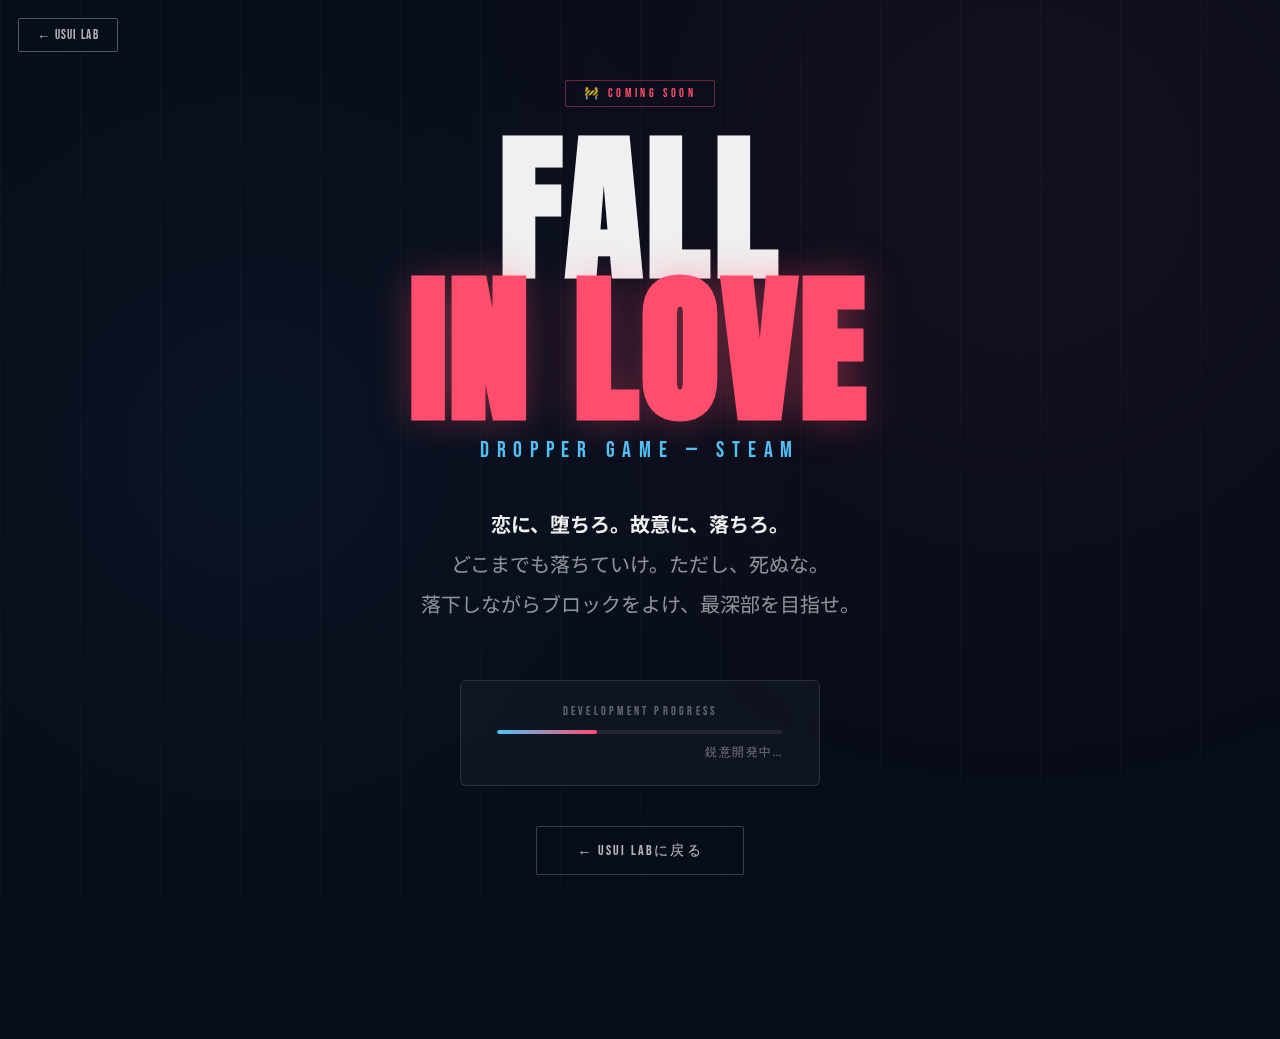
<file: fall-in-love/index.html>
<!DOCTYPE html>
<html lang="ja">
<head>
  <meta charset="UTF-8">
  <meta name="viewport" content="width=device-width, initial-scale=1.0">
  <title>Fall in Love — USUI LAB</title>
  <meta name="description" content="Fall in Love — 恋に、堕ちろ。故意に、落ちろ。">
  <link rel="icon" type="image/png" href="../assets/avatar.png">
  <link rel="preconnect" href="https://fonts.googleapis.com">
  <link rel="preconnect" href="https://fonts.gstatic.com" crossorigin>
  <link href="https://fonts.googleapis.com/css2?family=Anton&family=Bebas+Neue&family=Noto+Sans+JP:wght@400;700&display=swap" rel="stylesheet">
  <style>
    *, *::before, *::after { box-sizing: border-box; margin: 0; padding: 0; }

    :root {
      --navy:    #080d1a;
      --navy2:   #0d1530;
      --pink:    #ff4d6d;
      --blue:    #4fc3f7;
      --white:   #f0f0f0;
      --dim:     rgba(255,255,255,0.12);
    }

    html, body {
      width: 100%;
      height: 100%;
      background: var(--navy);
      color: var(--white);
      font-family: 'Noto Sans JP', sans-serif;
      overflow-x: hidden;
    }

    /* ── Back button ── */
    .back-btn {
      position: fixed;
      top: 18px;
      left: 18px;
      z-index: 100;
      font-family: 'Bebas Neue', sans-serif;
      font-size: 13px;
      letter-spacing: 0.1em;
      padding: 8px 18px;
      border: 1.5px solid rgba(255,255,255,0.3);
      color: rgba(255,255,255,0.7);
      text-decoration: none;
      border-radius: 2px;
      transition: border-color 0.2s, color 0.2s;
      backdrop-filter: blur(4px);
    }
    .back-btn:hover { border-color: var(--pink); color: var(--pink); }

    /* ── Falling blocks container ── */
    .blocks-field {
      position: fixed;
      inset: 0;
      pointer-events: none;
      overflow: hidden;
      z-index: 0;
    }

    .fall-block {
      position: absolute;
      top: -120px;
      border: 1.5px solid rgba(255,255,255,0.15);
      border-radius: 4px;
      display: flex;
      align-items: center;
      justify-content: center;
      font-family: 'Bebas Neue', sans-serif;
      letter-spacing: 0.12em;
      background: rgba(255,255,255,0.04);
      animation: blockFall linear infinite;
      will-change: transform;
    }

    @keyframes blockFall {
      0%   { transform: translateY(0) rotate(var(--rot)); opacity: 0; }
      8%   { opacity: 1; }
      88%  { opacity: 1; }
      100% { transform: translateY(110vh) rotate(var(--rot)); opacity: 0; }
    }

    /* ── Noise texture overlay ── */
    body::before {
      content: '';
      position: fixed;
      inset: 0;
      background-image:
        radial-gradient(circle at 20% 50%, rgba(79,195,247,0.04) 0%, transparent 50%),
        radial-gradient(circle at 80% 20%, rgba(255,77,109,0.05) 0%, transparent 50%);
      pointer-events: none;
      z-index: 0;
    }

    /* ── Grid lines (shaft aesthetic) ── */
    body::after {
      content: '';
      position: fixed;
      inset: 0;
      background-image:
        repeating-linear-gradient(
          90deg,
          rgba(255,255,255,0.02) 0px,
          rgba(255,255,255,0.02) 1px,
          transparent 1px,
          transparent 80px
        );
      pointer-events: none;
      z-index: 0;
    }

    /* ── Main content ── */
    main {
      position: relative;
      z-index: 10;
      min-height: 100vh;
      display: flex;
      flex-direction: column;
      align-items: center;
      justify-content: center;
      text-align: center;
      padding: 80px 24px;
    }

    .badge {
      font-family: 'Bebas Neue', sans-serif;
      font-size: 0.75rem;
      letter-spacing: 0.3em;
      color: var(--pink);
      border: 1px solid rgba(255,77,109,0.4);
      padding: 5px 18px;
      border-radius: 2px;
      margin-bottom: 32px;
      animation: badgePulse 2.5s ease-in-out infinite;
    }

    @keyframes badgePulse {
      0%, 100% { opacity: 1; }
      50% { opacity: 0.5; }
    }

    .title {
      font-family: 'Anton', sans-serif;
      font-size: clamp(64px, 18vw, 160px);
      line-height: 0.88;
      letter-spacing: 0.02em;
      color: var(--white);
      margin-bottom: 16px;
      position: relative;
    }

    .title .love {
      color: var(--pink);
      display: block;
      -webkit-text-stroke: 2px var(--pink);
      text-shadow: 0 0 40px rgba(255,77,109,0.4);
    }

    .title-sub {
      font-family: 'Bebas Neue', sans-serif;
      font-size: clamp(14px, 3vw, 22px);
      letter-spacing: 0.35em;
      color: var(--blue);
      margin-bottom: 40px;
    }

    .tagline {
      font-size: clamp(15px, 2.5vw, 20px);
      line-height: 2;
      color: rgba(255,255,255,0.55);
      max-width: 480px;
      margin-bottom: 56px;
    }

    .tagline strong {
      color: var(--white);
      font-weight: 700;
    }

    /* ── Status box ── */
    .status-box {
      border: 1.5px solid rgba(255,255,255,0.12);
      border-radius: 6px;
      padding: 24px 36px;
      max-width: 360px;
      width: 100%;
      background: rgba(255,255,255,0.03);
      backdrop-filter: blur(8px);
      margin-bottom: 40px;
    }

    .status-title {
      font-family: 'Bebas Neue', sans-serif;
      font-size: 0.72rem;
      letter-spacing: 0.28em;
      color: rgba(255,255,255,0.35);
      margin-bottom: 12px;
    }

    .progress-bar-wrap {
      width: 100%;
      height: 4px;
      background: rgba(255,255,255,0.08);
      border-radius: 2px;
      overflow: hidden;
      margin-bottom: 10px;
    }

    .progress-bar-fill {
      height: 100%;
      width: 35%;
      background: linear-gradient(90deg, var(--blue), var(--pink));
      border-radius: 2px;
      animation: progressPulse 2s ease-in-out infinite;
    }

    @keyframes progressPulse {
      0%, 100% { opacity: 1; }
      50% { opacity: 0.6; }
    }

    .progress-label {
      font-family: 'Bebas Neue', sans-serif;
      font-size: 0.78rem;
      letter-spacing: 0.12em;
      color: rgba(255,255,255,0.4);
      text-align: right;
    }

    /* ── CTA ── */
    .cta-btn {
      font-family: 'Bebas Neue', sans-serif;
      font-size: 0.9rem;
      letter-spacing: 0.15em;
      padding: 14px 40px;
      border: 1.5px solid rgba(255,255,255,0.2);
      color: rgba(255,255,255,0.7);
      text-decoration: none;
      border-radius: 2px;
      transition: border-color 0.2s, color 0.2s, background 0.2s;
    }
    .cta-btn:hover {
      border-color: var(--pink);
      color: var(--white);
      background: rgba(255,77,109,0.08);
    }

    /* ── Footer ── */
    footer {
      position: relative;
      z-index: 10;
      padding: 32px 24px;
      text-align: center;
      border-top: 1px solid rgba(255,255,255,0.06);
    }

    .footer-logo {
      font-family: 'Bebas Neue', sans-serif;
      font-size: 1rem;
      letter-spacing: 0.2em;
      color: rgba(255,255,255,0.25);
    }

    /* ── Mobile ── */
    @media (max-width: 480px) {
      .status-box { padding: 20px 24px; }
    }
  </style>
</head>
<body>

  <a href="../" class="back-btn">← USUI LAB</a>

  <!-- Falling 準備中 blocks -->
  <div class="blocks-field" id="blocks-field"></div>

  <main>
    <div class="badge">🚧 COMING SOON</div>

    <h1 class="title">
      FALL<br>
      <span class="love">IN LOVE</span>
    </h1>

    <p class="title-sub">DROPPER GAME — STEAM</p>

    <p class="tagline">
      <strong>恋に、堕ちろ。故意に、落ちろ。</strong><br>
      どこまでも落ちていけ。ただし、死ぬな。<br>
      落下しながらブロックをよけ、最深部を目指せ。
    </p>

    <div class="status-box">
      <div class="status-title">DEVELOPMENT PROGRESS</div>
      <div class="progress-bar-wrap">
        <div class="progress-bar-fill"></div>
      </div>
      <div class="progress-label">鋭意開発中...</div>
    </div>

    <a href="../" class="cta-btn">← USUI LABに戻る</a>
  </main>

  <footer>
    <div class="footer-logo">USUI LAB</div>
  </footer>

  <script>
    // Generate falling blocks
    const field = document.getElementById('blocks-field');
    const labels = ['準備中', 'COMING SOON', 'IN DEV', '開発中', 'FALL', '▼', '▽', '準備中', 'SOON'];
    const sizes = [
      { w: 110, h: 40, fs: 12 },
      { w: 80,  h: 36, fs: 11 },
      { w: 140, h: 44, fs: 13 },
      { w: 60,  h: 32, fs: 10 },
    ];

    for (let i = 0; i < 22; i++) {
      const block = document.createElement('div');
      block.className = 'fall-block';

      const size = sizes[Math.floor(Math.random() * sizes.length)];
      const label = labels[Math.floor(Math.random() * labels.length)];
      const x = Math.random() * 95;
      const dur = 4 + Math.random() * 7;
      const delay = -(Math.random() * dur); // negative = already mid-fall
      const rot = (Math.random() - 0.5) * 12;

      block.style.cssText = `
        left: ${x}%;
        width: ${size.w}px;
        height: ${size.h}px;
        font-size: ${size.fs}px;
        --rot: ${rot}deg;
        animation-duration: ${dur}s;
        animation-delay: ${delay}s;
        color: rgba(255,255,255,${0.15 + Math.random() * 0.2});
        border-color: rgba(255,255,255,${0.06 + Math.random() * 0.1});
      `;
      block.textContent = label;
      field.appendChild(block);
    }
  </script>
</body>
</html>
</file>
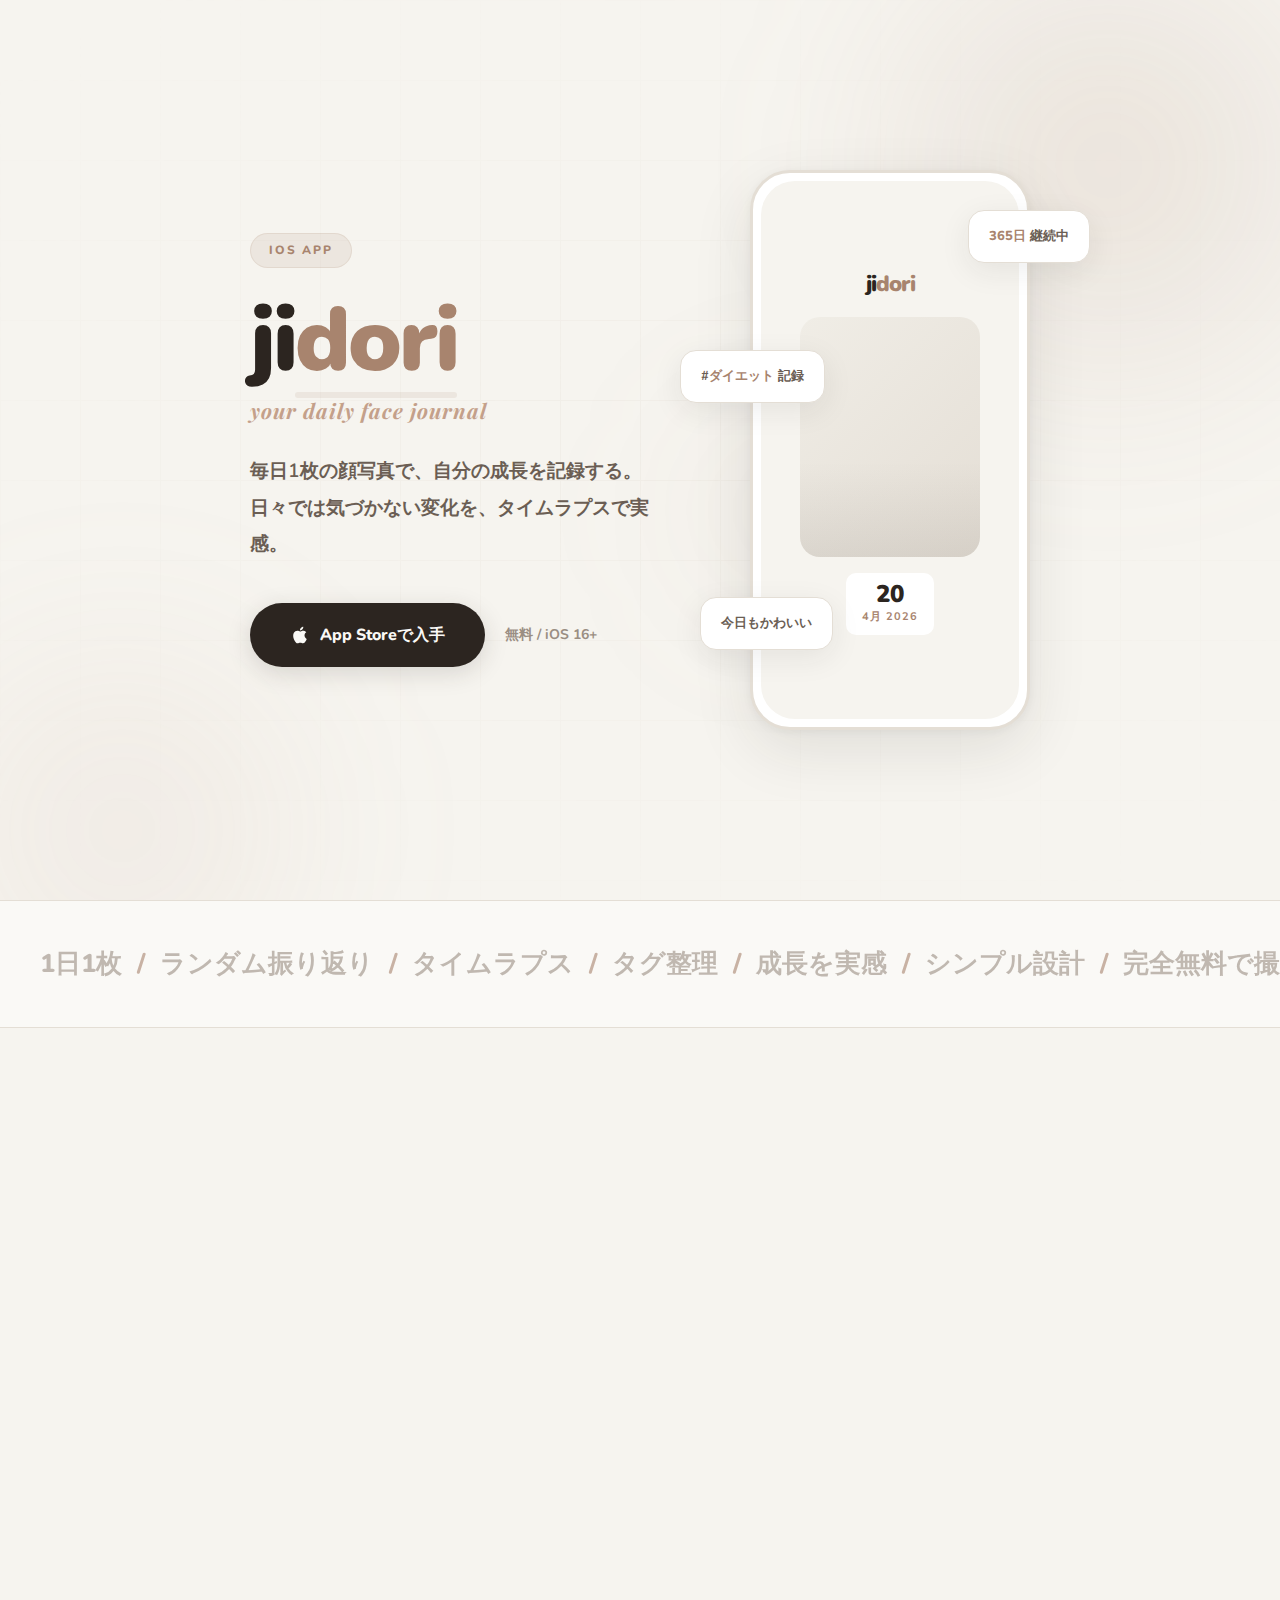
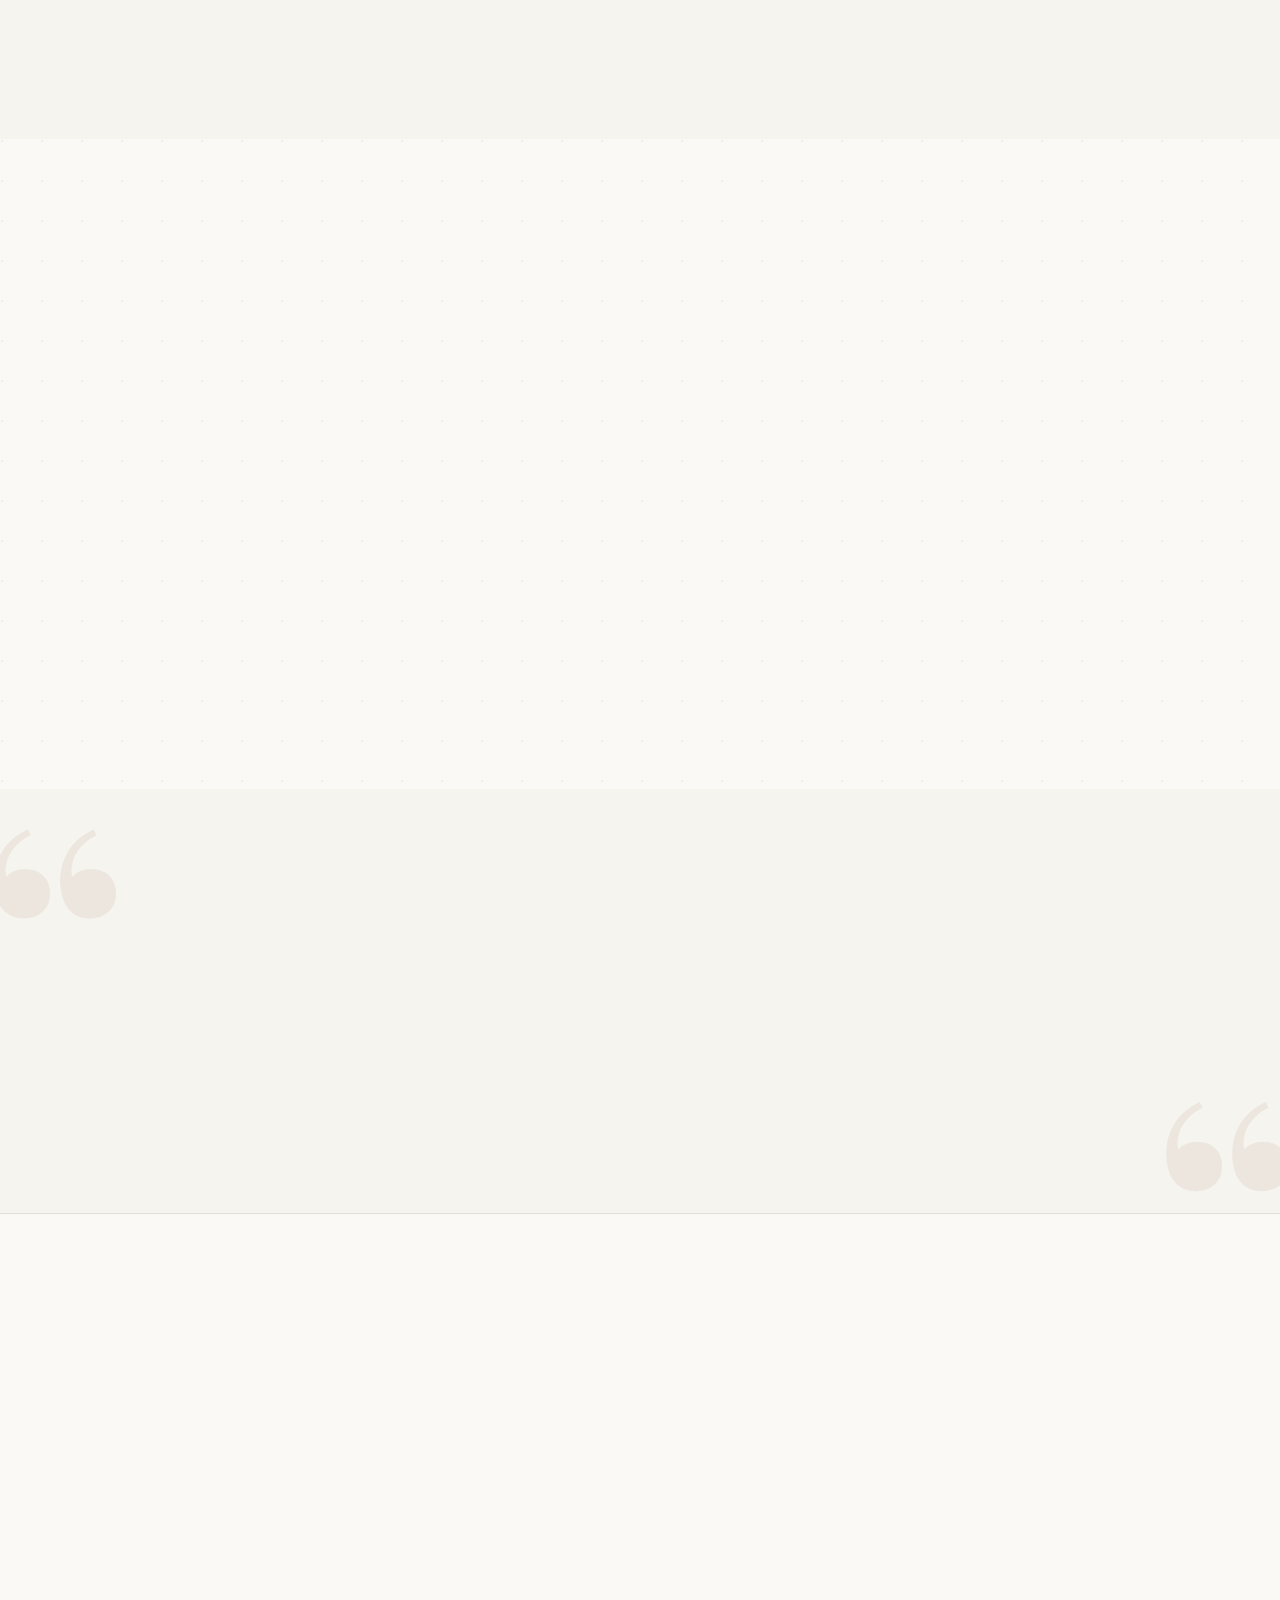
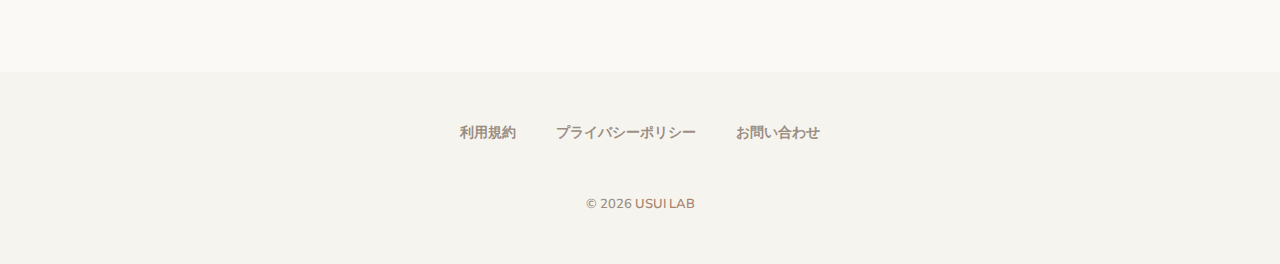
<file: jidori/index.html>
<!DOCTYPE html>
<html lang="ja">
<head>
  <meta charset="UTF-8">
  <meta name="viewport" content="width=device-width, initial-scale=1.0">
  <title>jidori — 毎日1枚、自分の変化を記録する | USUI LAB</title>
  <meta name="description" content="毎日1枚の顔写真で、自分の成長を記録。タイムラプスで変化を実感できるiOS専用アプリ。">
  <meta property="og:title" content="jidori — 毎日1枚、自分の変化を記録する">
  <meta property="og:description" content="毎日1枚の顔写真で、自分の成長を記録。タイムラプスで変化を実感できるiOS専用アプリ。">
  <meta property="og:type" content="website">
  <link rel="preconnect" href="https://fonts.googleapis.com">
  <link rel="preconnect" href="https://fonts.gstatic.com" crossorigin>
  <link href="https://fonts.googleapis.com/css2?family=Nunito:wght@400;600;700;800;900&family=Playfair+Display:ital,wght@0,700;1,700&display=swap" rel="stylesheet">
  <style>
    :root {
      --bg: #f6f4ef;
      --bg-card: #faf9f6;
      --bg-warm: #f0ede6;
      --bg-deep: #ebe7df;
      --text: #2c2520;
      --text-sub: #6b5e54;
      --text-muted: #9a8e83;
      --accent: #a8846e;
      --accent-soft: #c4a08a;
      --accent-glow: rgba(168, 132, 110, 0.12);
      --accent-vivid: #c47a4e;
      --border: #e4ded5;
      --white: #ffffff;
      --radius: 24px;
      --radius-sm: 14px;
    }

    *, *::before, *::after { box-sizing: border-box; margin: 0; padding: 0; }
    html { scroll-behavior: smooth; }

    body {
      font-family: 'Nunito', sans-serif;
      background: var(--bg);
      color: var(--text);
      overflow-x: hidden;
      line-height: 1.8;
      -webkit-font-smoothing: antialiased;
    }

    /* ═══ HERO ═══ */
    .hero {
      min-height: 100vh;
      display: flex;
      align-items: center;
      justify-content: center;
      position: relative;
      overflow: hidden;
      padding: 40px 24px;
    }

    .hero-bg {
      position: absolute;
      inset: 0;
      pointer-events: none;
      overflow: hidden;
    }

    .hero-orb {
      position: absolute;
      border-radius: 50%;
      filter: blur(80px);
      animation: orbFloat 12s ease-in-out infinite alternate;
    }
    .hero-orb--1 {
      width: 600px; height: 600px;
      top: -15%; right: -10%;
      background: radial-gradient(circle, rgba(168,132,110,0.18), transparent 70%);
    }
    .hero-orb--2 {
      width: 500px; height: 500px;
      bottom: -20%; left: -10%;
      background: radial-gradient(circle, rgba(196,160,138,0.12), transparent 70%);
      animation-delay: -4s;
    }
    .hero-orb--3 {
      width: 300px; height: 300px;
      top: 40%; left: 50%;
      background: radial-gradient(circle, rgba(168,132,110,0.08), transparent 70%);
      animation-delay: -8s;
    }

    @keyframes orbFloat {
      0% { transform: translate(0, 0) scale(1); }
      100% { transform: translate(30px, -20px) scale(1.08); }
    }

    .hero-grid {
      position: absolute;
      inset: 0;
      background-image:
        linear-gradient(var(--border) 1px, transparent 1px),
        linear-gradient(90deg, var(--border) 1px, transparent 1px);
      background-size: 80px 80px;
      opacity: 0.3;
      mask-image: radial-gradient(ellipse 70% 60% at 50% 50%, black, transparent);
      -webkit-mask-image: radial-gradient(ellipse 70% 60% at 50% 50%, black, transparent);
      pointer-events: none;
    }

    .hero-inner {
      position: relative;
      z-index: 1;
      display: flex;
      align-items: center;
      justify-content: center;
      gap: 80px;
      max-width: 1200px;
      width: 100%;
    }

    .hero-text {
      text-align: left;
      max-width: 560px;
    }

    .hero-badge {
      display: inline-block;
      background: var(--accent-glow);
      color: var(--accent);
      font-weight: 800;
      font-size: 12px;
      padding: 6px 18px;
      border-radius: 20px;
      letter-spacing: 2px;
      text-transform: uppercase;
      margin-bottom: 28px;
      border: 1px solid rgba(168,132,110,0.15);
    }

    .hero-title {
      font-family: 'Nunito', sans-serif;
      font-size: clamp(3.5rem, 7vw, 6.5rem);
      font-weight: 900;
      color: var(--text);
      letter-spacing: -3px;
      line-height: 1.0;
      margin-bottom: 6px;
    }

    .hero-title span {
      color: var(--accent);
      position: relative;
    }

    .hero-title span::after {
      content: '';
      position: absolute;
      bottom: 4px;
      left: 0;
      right: 0;
      height: 6px;
      background: var(--accent-glow);
      border-radius: 3px;
    }

    .hero-subtitle {
      font-family: 'Playfair Display', serif;
      font-style: italic;
      font-size: clamp(1rem, 2vw, 1.3rem);
      color: var(--accent-soft);
      font-weight: 700;
      margin-bottom: 24px;
      letter-spacing: 1px;
    }

    .hero-catch {
      font-size: clamp(1rem, 2.2vw, 1.2rem);
      color: var(--text-sub);
      font-weight: 600;
      margin-bottom: 40px;
      max-width: 420px;
      line-height: 1.9;
    }

    .hero-actions {
      display: flex;
      align-items: center;
      gap: 20px;
      flex-wrap: wrap;
    }

    .hero-cta {
      display: inline-flex;
      align-items: center;
      gap: 10px;
      background: var(--text);
      color: var(--bg-card);
      font-family: 'Nunito', sans-serif;
      font-size: 16px;
      font-weight: 800;
      padding: 18px 40px;
      border-radius: 60px;
      text-decoration: none;
      transition: transform 0.25s cubic-bezier(0.34, 1.56, 0.64, 1), box-shadow 0.25s;
      box-shadow: 0 6px 24px rgba(44, 37, 32, 0.15);
    }

    .hero-cta:hover {
      transform: translateY(-3px) scale(1.02);
      box-shadow: 0 12px 40px rgba(44, 37, 32, 0.2);
    }

    .hero-cta svg { width: 20px; height: 20px; }

    .hero-free {
      font-size: 14px;
      color: var(--text-muted);
      font-weight: 700;
    }

    .hero-visual {
      position: relative;
      flex-shrink: 0;
    }

    .phone-frame {
      width: 280px;
      height: 560px;
      background: var(--white);
      border-radius: 40px;
      border: 3px solid var(--border);
      box-shadow:
        0 20px 60px rgba(44, 37, 32, 0.1),
        0 2px 8px rgba(44, 37, 32, 0.05),
        inset 0 0 0 2px rgba(255,255,255,0.8);
      overflow: hidden;
      position: relative;
    }

    .phone-screen {
      position: absolute;
      inset: 8px;
      background: var(--bg);
      border-radius: 34px;
      display: flex;
      flex-direction: column;
      align-items: center;
      justify-content: center;
      padding: 20px;
    }

    .phone-app-title {
      font-size: 22px;
      font-weight: 900;
      color: var(--text);
      letter-spacing: -1px;
      margin-bottom: 12px;
    }

    .phone-app-title em {
      color: var(--accent);
      font-style: normal;
    }

    .phone-photo {
      width: 180px;
      height: 240px;
      background: linear-gradient(135deg, var(--bg-warm) 0%, var(--border) 100%);
      border-radius: 20px;
      margin-bottom: 16px;
      position: relative;
      overflow: hidden;
    }

    .phone-photo::after {
      content: '';
      position: absolute;
      inset: 0;
      background: linear-gradient(180deg, transparent 60%, rgba(44,37,32,0.08));
    }

    .phone-date {
      background: var(--white);
      border-radius: 10px;
      padding: 8px 16px;
      text-align: center;
    }

    .phone-date-day {
      font-size: 24px;
      font-weight: 900;
      color: var(--text);
      line-height: 1.1;
    }

    .phone-date-month {
      font-size: 11px;
      font-weight: 700;
      color: var(--accent);
      letter-spacing: 1px;
    }

    .hero-float-card {
      position: absolute;
      background: var(--white);
      border-radius: 16px;
      padding: 14px 20px;
      box-shadow: 0 8px 30px rgba(44, 37, 32, 0.08);
      border: 1px solid var(--border);
      font-size: 13px;
      font-weight: 700;
      color: var(--text-sub);
      white-space: nowrap;
      animation: floatCard 6s ease-in-out infinite alternate;
    }

    .hero-float-card--1 {
      top: 40px; right: -60px;
      animation-delay: 0s;
    }
    .hero-float-card--2 {
      bottom: 80px; left: -50px;
      animation-delay: -2s;
    }
    .hero-float-card--3 {
      top: 180px; left: -70px;
      animation-delay: -4s;
    }

    .float-accent {
      color: var(--accent);
      font-weight: 800;
    }

    @keyframes floatCard {
      0% { transform: translateY(0); }
      100% { transform: translateY(-12px); }
    }

    /* ═══ MARQUEE ═══ */
    .marquee-section {
      padding: 40px 0;
      overflow: hidden;
      border-top: 1px solid var(--border);
      border-bottom: 1px solid var(--border);
      background: var(--bg-card);
    }

    .marquee-track {
      display: flex;
      width: max-content;
      animation: marquee 30s linear infinite;
    }

    .marquee-item {
      padding: 0 40px;
      font-size: clamp(1.2rem, 2.5vw, 1.6rem);
      font-weight: 800;
      color: var(--text-muted);
      white-space: nowrap;
      opacity: 0.6;
    }

    .marquee-item .dot {
      color: var(--accent);
      margin: 0 8px;
    }

    @keyframes marquee {
      0% { transform: translateX(0); }
      100% { transform: translateX(-50%); }
    }

    /* ═══ FEATURES ═══ */
    .features {
      padding: 120px 24px;
      max-width: 1200px;
      margin: 0 auto;
    }

    .features-header {
      text-align: center;
      margin-bottom: 72px;
    }

    .features-label {
      font-size: 13px;
      font-weight: 800;
      color: var(--accent);
      letter-spacing: 3px;
      text-transform: uppercase;
      margin-bottom: 16px;
    }

    .features-title {
      font-size: clamp(2rem, 4vw, 3rem);
      font-weight: 900;
      color: var(--text);
      letter-spacing: -1.5px;
      line-height: 1.2;
    }

    .features-grid {
      display: grid;
      grid-template-columns: 1fr;
      gap: 24px;
    }

    .feature-card {
      background: var(--bg-card);
      border: 1px solid var(--border);
      border-radius: var(--radius);
      padding: 40px 36px;
      transition: transform 0.35s cubic-bezier(0.34, 1.56, 0.64, 1), box-shadow 0.35s;
      position: relative;
      overflow: hidden;
    }

    .feature-card::before {
      content: '';
      position: absolute;
      top: 0; left: 0; right: 0;
      height: 3px;
      background: linear-gradient(90deg, var(--accent), var(--accent-soft));
      opacity: 0;
      transition: opacity 0.3s;
    }

    .feature-card:hover {
      transform: translateY(-6px);
      box-shadow: 0 16px 48px rgba(44, 37, 32, 0.08);
    }

    .feature-card:hover::before {
      opacity: 1;
    }

    .feature-num {
      font-size: 48px;
      font-weight: 900;
      color: var(--accent-glow);
      line-height: 1;
      margin-bottom: 16px;
      font-family: 'Playfair Display', serif;
    }

    .feature-name {
      font-size: 20px;
      font-weight: 800;
      color: var(--text);
      margin-bottom: 12px;
    }

    .feature-desc {
      font-size: 15px;
      color: var(--text-sub);
      font-weight: 600;
      line-height: 1.8;
    }

    /* ═══ HOW IT WORKS ═══ */
    .how {
      padding: 120px 24px;
      background: var(--bg-card);
      position: relative;
    }

    .how::before {
      content: '';
      position: absolute;
      top: 0; left: 0; right: 0; bottom: 0;
      background-image: radial-gradient(circle at 2px 2px, var(--border) 1px, transparent 0);
      background-size: 40px 40px;
      opacity: 0.4;
      pointer-events: none;
    }

    .how-inner {
      max-width: 1000px;
      margin: 0 auto;
      position: relative;
      z-index: 1;
    }

    .how-header {
      text-align: center;
      margin-bottom: 80px;
    }

    .how-label {
      font-size: 13px;
      font-weight: 800;
      color: var(--accent);
      letter-spacing: 3px;
      text-transform: uppercase;
      margin-bottom: 16px;
    }

    .how-title {
      font-size: clamp(2rem, 4vw, 3rem);
      font-weight: 900;
      color: var(--text);
      letter-spacing: -1.5px;
    }

    .how-steps {
      display: flex;
      flex-direction: column;
      gap: 48px;
    }

    .how-step {
      display: flex;
      align-items: center;
      gap: 36px;
    }

    .how-step-num {
      flex-shrink: 0;
      width: 72px;
      height: 72px;
      border-radius: 50%;
      background: var(--white);
      border: 2px solid var(--border);
      display: flex;
      align-items: center;
      justify-content: center;
      font-size: 28px;
      font-weight: 900;
      color: var(--accent);
      box-shadow: 0 4px 16px rgba(44, 37, 32, 0.06);
    }

    .how-step-text h3 {
      font-size: 20px;
      font-weight: 800;
      color: var(--text);
      margin-bottom: 6px;
    }

    .how-step-text p {
      font-size: 15px;
      color: var(--text-sub);
      font-weight: 600;
    }

    /* ═══ QUOTE ═══ */
    .quote-section {
      padding: 140px 24px;
      text-align: center;
      position: relative;
      overflow: hidden;
    }

    .quote-deco {
      position: absolute;
      font-family: 'Playfair Display', serif;
      font-size: clamp(10rem, 25vw, 20rem);
      font-weight: 700;
      color: var(--accent-glow);
      line-height: 1;
      pointer-events: none;
      user-select: none;
    }

    .quote-deco--l { top: -20px; left: -20px; }
    .quote-deco--r { bottom: -40px; right: -20px; transform: rotate(180deg); }

    .quote {
      font-size: clamp(1.6rem, 4.5vw, 3rem);
      font-weight: 900;
      color: var(--text);
      max-width: 700px;
      margin: 0 auto;
      line-height: 1.5;
      position: relative;
      z-index: 1;
    }

    .quote em {
      color: var(--accent);
      font-style: normal;
      position: relative;
    }

    .quote em::after {
      content: '';
      position: absolute;
      bottom: 2px;
      left: -2px;
      right: -2px;
      height: 8px;
      background: var(--accent-glow);
      border-radius: 4px;
      z-index: -1;
    }

    /* ═══ CTA BOTTOM ═══ */
    .cta-bottom {
      padding: 100px 24px;
      text-align: center;
      background: var(--bg-card);
      border-top: 1px solid var(--border);
    }

    .cta-bottom-title {
      font-size: clamp(1.5rem, 3.5vw, 2.5rem);
      font-weight: 900;
      color: var(--text);
      margin-bottom: 16px;
      letter-spacing: -1px;
    }

    .cta-bottom-sub {
      font-size: 16px;
      color: var(--text-sub);
      font-weight: 600;
      margin-bottom: 40px;
      max-width: 440px;
      margin-left: auto;
      margin-right: auto;
    }

    .cta-bottom .hero-cta {
      font-size: 18px;
      padding: 20px 48px;
    }

    /* ═══ FOOTER ═══ */
    .legal-links {
      padding: 48px 24px 24px;
      text-align: center;
      display: flex;
      flex-wrap: wrap;
      gap: 12px 40px;
      justify-content: center;
    }

    .legal-links a {
      color: var(--text-muted);
      text-decoration: none;
      font-size: 14px;
      font-weight: 600;
      transition: color 0.2s;
    }

    .legal-links a:hover { color: var(--accent); }

    footer {
      text-align: center;
      padding: 24px 24px 48px;
    }

    footer p {
      color: var(--text-muted);
      font-size: 13px;
      font-weight: 600;
    }

    footer a { color: var(--accent); text-decoration: none; }

    /* ═══ SCROLL ANIMATIONS ═══ */
    .reveal {
      opacity: 0;
      transform: translateY(40px);
      transition: opacity 0.8s cubic-bezier(0.16, 1, 0.3, 1), transform 0.8s cubic-bezier(0.16, 1, 0.3, 1);
    }

    .reveal.visible {
      opacity: 1;
      transform: translateY(0);
    }

    .reveal-delay-1 { transition-delay: 0.1s; }
    .reveal-delay-2 { transition-delay: 0.2s; }
    .reveal-delay-3 { transition-delay: 0.3s; }
    .reveal-delay-4 { transition-delay: 0.4s; }

    /* ═══ HERO LOAD ANIMATION ═══ */
    @keyframes heroFadeUp {
      from { opacity: 0; transform: translateY(32px); }
      to { opacity: 1; transform: translateY(0); }
    }

    @keyframes heroSlideIn {
      from { opacity: 0; transform: translateX(60px) rotate(3deg); }
      to { opacity: 1; transform: translateX(0) rotate(0deg); }
    }

    .hero-text > * {
      animation: heroFadeUp 0.8s cubic-bezier(0.16, 1, 0.3, 1) both;
    }
    .hero-text > *:nth-child(1) { animation-delay: 0.15s; }
    .hero-text > *:nth-child(2) { animation-delay: 0.25s; }
    .hero-text > *:nth-child(3) { animation-delay: 0.35s; }
    .hero-text > *:nth-child(4) { animation-delay: 0.45s; }
    .hero-text > *:nth-child(5) { animation-delay: 0.55s; }

    .hero-visual {
      animation: heroSlideIn 1s cubic-bezier(0.16, 1, 0.3, 1) 0.3s both;
    }

    /* ═══ RESPONSIVE ═══ */
    @media (min-width: 900px) {
      .features-grid {
        grid-template-columns: 1fr 1fr;
      }

      .how-steps {
        flex-direction: row;
        gap: 32px;
      }

      .how-step {
        flex-direction: column;
        text-align: center;
        flex: 1;
      }
    }

    @media (min-width: 1100px) {
      .features-grid {
        grid-template-columns: repeat(4, 1fr);
      }
    }

    @media (max-width: 899px) {
      .hero-inner {
        flex-direction: column;
        text-align: center;
        gap: 48px;
      }

      .hero-text {
        text-align: center;
        display: flex;
        flex-direction: column;
        align-items: center;
      }

      .hero-actions {
        justify-content: center;
      }

      .hero-visual {
        display: none;
      }

      .hero-float-card {
        display: none;
      }
    }
  </style>
</head>
<body>

  <!-- ═══ HERO ═══ -->
  <section class="hero">
    <div class="hero-bg">
      <div class="hero-orb hero-orb--1"></div>
      <div class="hero-orb hero-orb--2"></div>
      <div class="hero-orb hero-orb--3"></div>
      <div class="hero-grid"></div>
    </div>

    <div class="hero-inner">
      <div class="hero-text">
        <div class="hero-badge">iOS App</div>
        <h1 class="hero-title">ji<span>dori</span></h1>
        <p class="hero-subtitle">your daily face journal</p>
        <p class="hero-catch">毎日1枚の顔写真で、自分の成長を記録する。<br>日々では気づかない変化を、タイムラプスで実感。</p>
        <div class="hero-actions">
          <a href="#" class="hero-cta">
            <svg viewBox="0 0 24 24" fill="currentColor"><path d="M18.71 19.5c-.83 1.24-1.71 2.45-3.05 2.47-1.34.03-1.77-.79-3.29-.79-1.53 0-2 .77-3.27.82-1.31.05-2.3-1.32-3.14-2.53C4.25 17 2.94 12.45 4.7 9.39c.87-1.52 2.43-2.48 4.12-2.51 1.28-.02 2.5.87 3.29.87.78 0 2.26-1.07 3.8-.91.65.03 2.47.26 3.64 1.98-.09.06-2.17 1.28-2.15 3.81.03 3.02 2.65 4.03 2.68 4.04-.03.07-.42 1.44-1.38 2.83"/><path d="M13 3.5c.73-.83 1.94-1.46 2.94-1.5.13 1.17-.34 2.35-1.04 3.19-.69.85-1.83 1.51-2.95 1.42-.15-1.15.41-2.35 1.05-3.11"/></svg>
            App Storeで入手
          </a>
          <span class="hero-free">無料 / iOS 16+</span>
        </div>
      </div>

      <div class="hero-visual">
        <div class="phone-frame">
          <div class="phone-screen">
            <p class="phone-app-title">ji<em>dori</em></p>
            <div class="phone-photo"></div>
            <div class="phone-date">
              <div class="phone-date-day">20</div>
              <div class="phone-date-month">4月 2026</div>
            </div>
          </div>
        </div>
        <div class="hero-float-card hero-float-card--1">
          <span class="float-accent">365日</span> 継続中
        </div>
        <div class="hero-float-card hero-float-card--2">
          今日もかわいい
        </div>
        <div class="hero-float-card hero-float-card--3">
          #<span class="float-accent">ダイエット</span> 記録
        </div>
      </div>
    </div>
  </section>

  <!-- ═══ MARQUEE ═══ -->
  <div class="marquee-section">
    <div class="marquee-track">
      <span class="marquee-item">1日1枚 <span class="dot">/</span> ランダム振り返り <span class="dot">/</span> タイムラプス <span class="dot">/</span> タグ整理 <span class="dot">/</span> 成長を実感 <span class="dot">/</span> シンプル設計 <span class="dot">/</span> 完全無料で撮影 <span class="dot">/</span> プレミアムで全機能 <span class="dot">/</span></span>
      <span class="marquee-item">1日1枚 <span class="dot">/</span> ランダム振り返り <span class="dot">/</span> タイムラプス <span class="dot">/</span> タグ整理 <span class="dot">/</span> 成長を実感 <span class="dot">/</span> シンプル設計 <span class="dot">/</span> 完全無料で撮影 <span class="dot">/</span> プレミアムで全機能 <span class="dot">/</span></span>
    </div>
  </div>

  <!-- ═══ FEATURES ═══ -->
  <section class="features">
    <div class="features-header reveal">
      <p class="features-label">Features</p>
      <h2 class="features-title">毎日続く、シンプルな記録</h2>
    </div>
    <div class="features-grid">
      <div class="feature-card reveal reveal-delay-1">
        <div class="feature-num">01</div>
        <h3 class="feature-name">1日1枚、それだけ</h3>
        <p class="feature-desc">毎日たった1枚の顔写真を撮るだけ。余計な機能はなし。続けることだけに集中できる設計。</p>
      </div>
      <div class="feature-card reveal reveal-delay-2">
        <div class="feature-num">02</div>
        <h3 class="feature-name">ランダムで振り返り</h3>
        <p class="feature-desc">起動するたびにランダムで過去の写真が登場。「これいつの？」のワクワクが習慣を後押し。</p>
      </div>
      <div class="feature-card reveal reveal-delay-3">
        <div class="feature-num">03</div>
        <h3 class="feature-name">タイムラプスで実感</h3>
        <p class="feature-desc">撮りためた写真をパラパラ動画に。日々では気づかない変化が、タイムラプスで一目瞭然。</p>
      </div>
      <div class="feature-card reveal reveal-delay-4">
        <div class="feature-num">04</div>
        <h3 class="feature-name">タグで整理</h3>
        <p class="feature-desc">ダイエット・メイク・ヘアカラーなど、タグで写真を分類。目的別に振り返れる。</p>
      </div>
    </div>
  </section>

  <!-- ═══ HOW IT WORKS ═══ -->
  <section class="how">
    <div class="how-inner">
      <div class="how-header reveal">
        <p class="how-label">How it works</p>
        <h2 class="how-title">3ステップで始まる</h2>
      </div>
      <div class="how-steps">
        <div class="how-step reveal reveal-delay-1">
          <div class="how-step-num">1</div>
          <div class="how-step-text">
            <h3>撮る</h3>
            <p>毎日1枚、自撮りを撮るだけ。数秒で完了。</p>
          </div>
        </div>
        <div class="how-step reveal reveal-delay-2">
          <div class="how-step-num">2</div>
          <div class="how-step-text">
            <h3>記録する</h3>
            <p>ひとこと・タグを添えて、その日の自分を残す。</p>
          </div>
        </div>
        <div class="how-step reveal reveal-delay-3">
          <div class="how-step-num">3</div>
          <div class="how-step-text">
            <h3>実感する</h3>
            <p>タイムラプスやギャラリーで、自分の変化に気づく。</p>
          </div>
        </div>
      </div>
    </div>
  </section>

  <!-- ═══ QUOTE ═══ -->
  <section class="quote-section">
    <div class="quote-deco quote-deco--l">&ldquo;</div>
    <div class="quote-deco quote-deco--r">&rdquo;</div>
    <p class="quote reveal">
      <em>「変わりたい」</em>を<br><em>「変わってきた」</em>に。
    </p>
  </section>

  <!-- ═══ CTA BOTTOM ═══ -->
  <section class="cta-bottom">
    <div class="reveal">
      <h2 class="cta-bottom-title">今日の1枚から始めよう</h2>
      <p class="cta-bottom-sub">未来の自分がきっと感謝する。<br>まずは無料で。</p>
      <a href="#" class="hero-cta">
        <svg viewBox="0 0 24 24" fill="currentColor"><path d="M18.71 19.5c-.83 1.24-1.71 2.45-3.05 2.47-1.34.03-1.77-.79-3.29-.79-1.53 0-2 .77-3.27.82-1.31.05-2.3-1.32-3.14-2.53C4.25 17 2.94 12.45 4.7 9.39c.87-1.52 2.43-2.48 4.12-2.51 1.28-.02 2.5.87 3.29.87.78 0 2.26-1.07 3.8-.91.65.03 2.47.26 3.64 1.98-.09.06-2.17 1.28-2.15 3.81.03 3.02 2.65 4.03 2.68 4.04-.03.07-.42 1.44-1.38 2.83"/><path d="M13 3.5c.73-.83 1.94-1.46 2.94-1.5.13 1.17-.34 2.35-1.04 3.19-.69.85-1.83 1.51-2.95 1.42-.15-1.15.41-2.35 1.05-3.11"/></svg>
        App Storeで入手
      </a>
    </div>
  </section>

  <!-- ═══ FOOTER ═══ -->
  <nav class="legal-links">
    <a href="./terms.html">利用規約</a>
    <a href="./privacy.html">プライバシーポリシー</a>
    <a href="mailto:kyouya510@gmail.com">お問い合わせ</a>
  </nav>

  <footer>
    <p>&copy; 2026 <a href="https://usuilab.com">USUI LAB</a></p>
  </footer>

  <!-- ═══ SCROLL REVEAL ═══ -->
  <script>
    const observer = new IntersectionObserver((entries) => {
      entries.forEach(entry => {
        if (entry.isIntersecting) {
          entry.target.classList.add('visible');
        }
      });
    }, { threshold: 0.15, rootMargin: '0px 0px -40px 0px' });

    document.querySelectorAll('.reveal').forEach(el => observer.observe(el));
  </script>

</body>
</html>
</file>
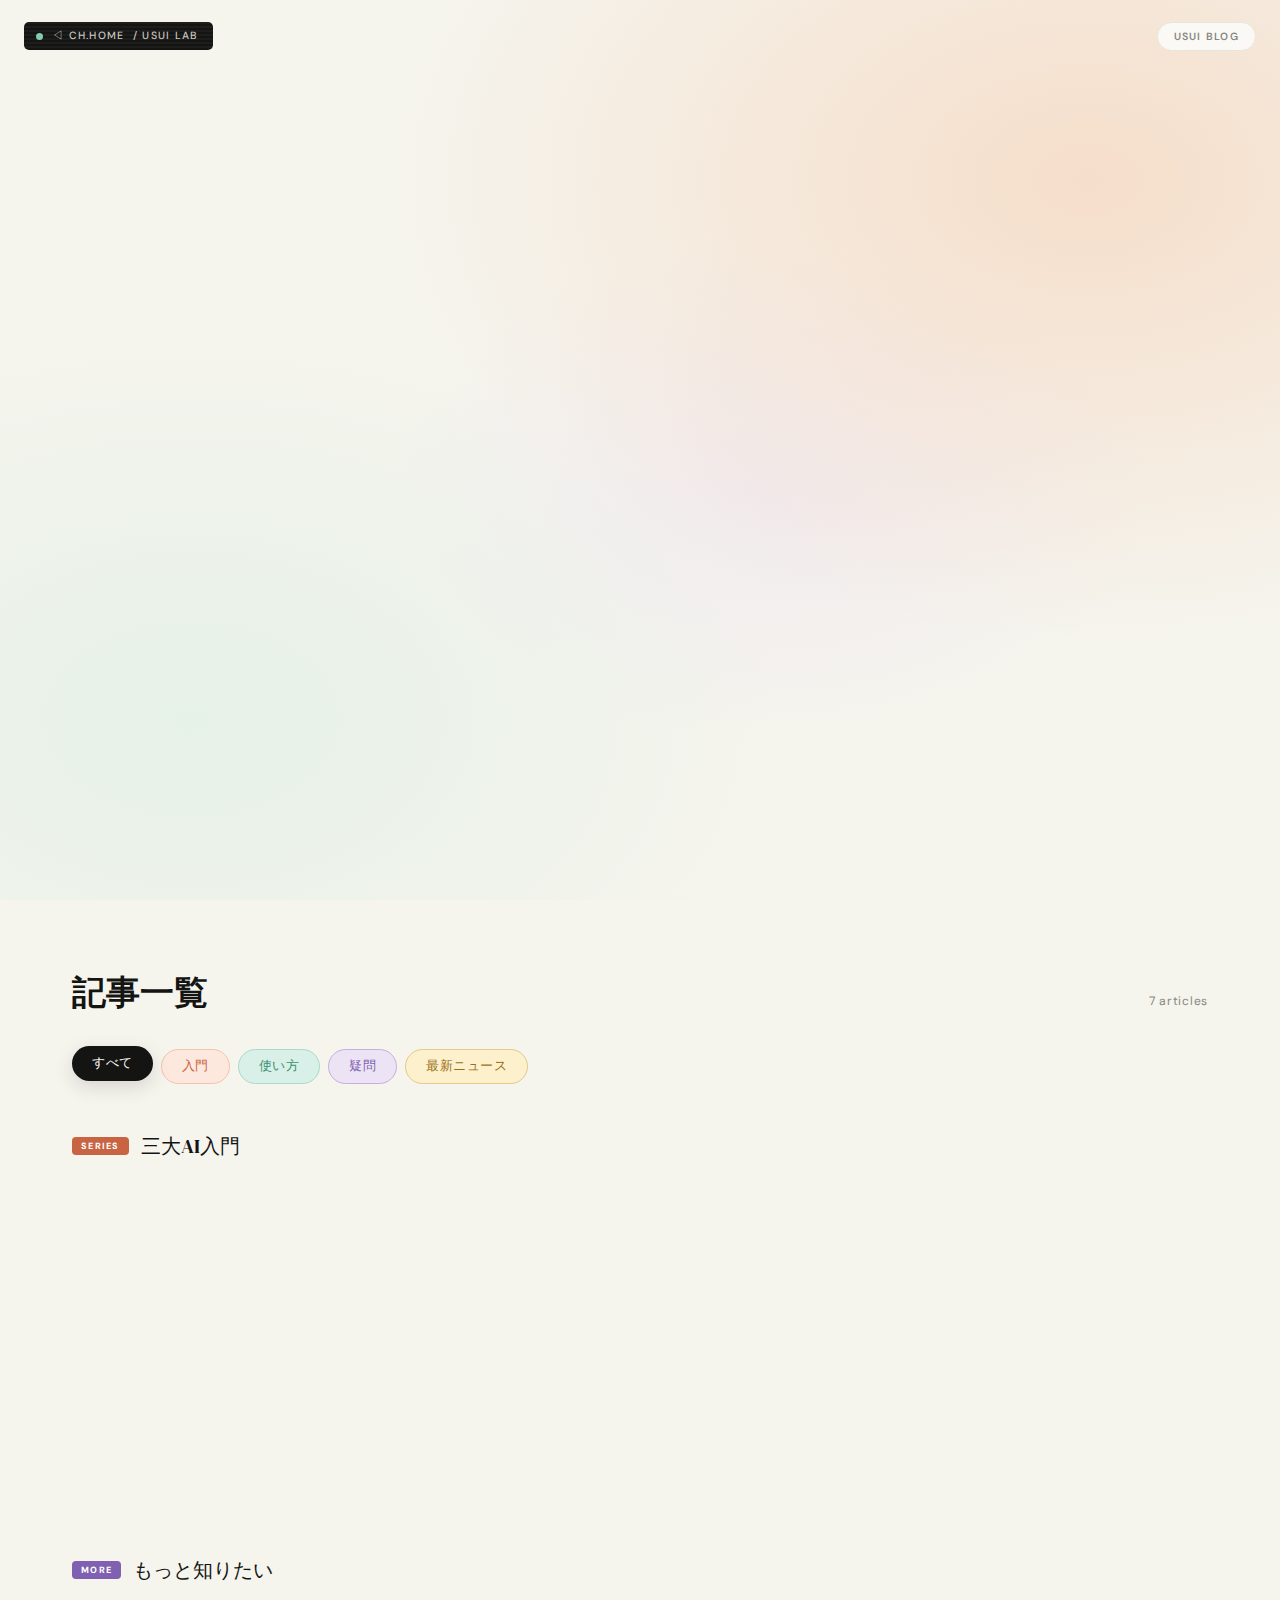
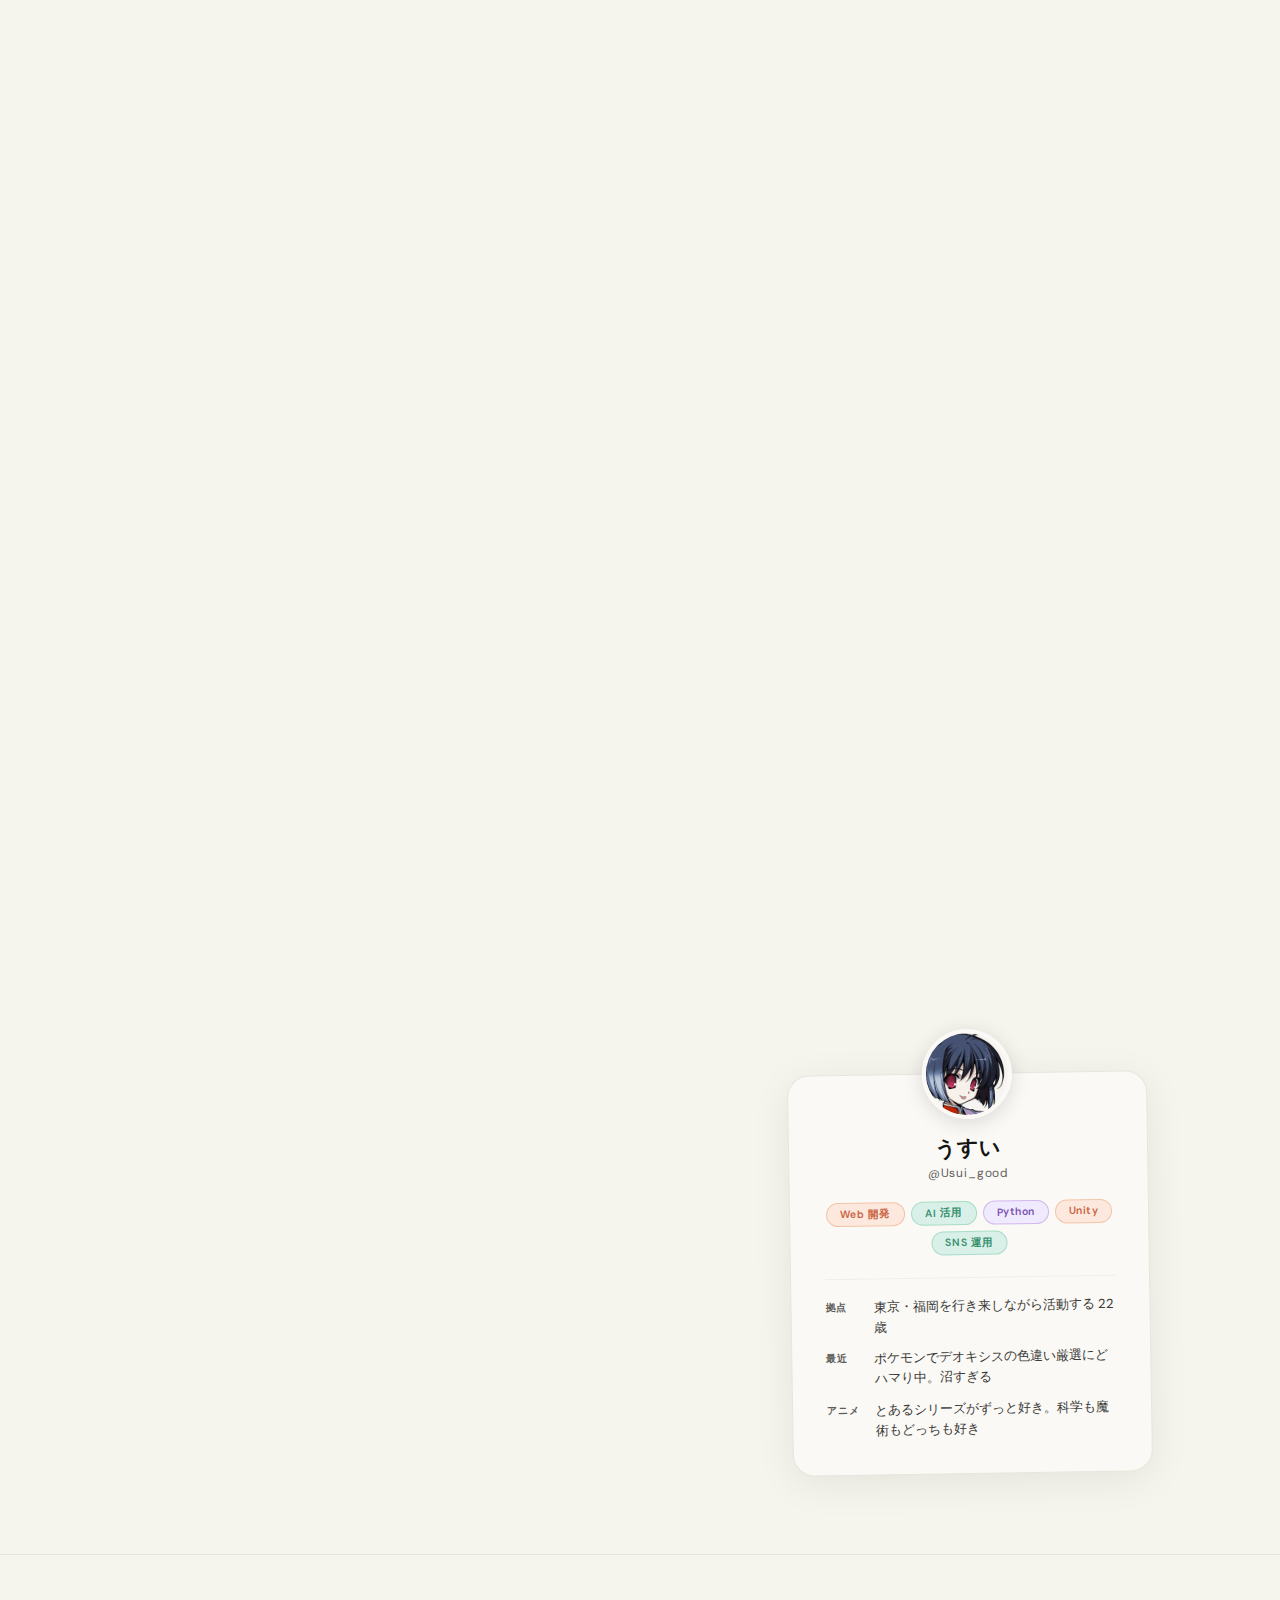
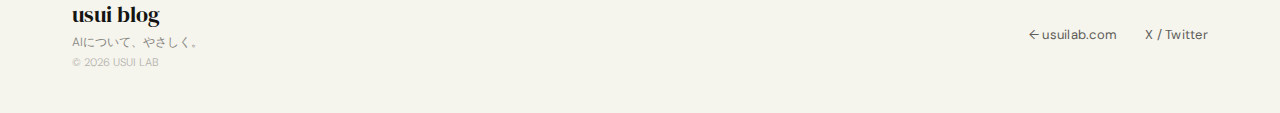
<file: usuiblog/index.html>
<!DOCTYPE html>
<html lang="ja">
<head>
  <meta charset="UTF-8">
  <meta name="viewport" content="width=device-width, initial-scale=1.0">
  <title>usui blog — AIって、むずかしくない。</title>
  <meta name="description" content="難しい言葉なしで、ちゃんとわかる場所。AIについてやさしく書くブログ。">
  <link rel="preconnect" href="https://fonts.googleapis.com">
  <link rel="preconnect" href="https://fonts.gstatic.com" crossorigin>
  <link href="https://fonts.googleapis.com/css2?family=DM+Serif+Display:ital@0;1&family=DM+Sans:ital,opsz,wght@0,9..40,300;0,9..40,400;0,9..40,500;0,9..40,600;1,9..40,300&display=swap" rel="stylesheet">

  <style>
    /* ─── Tokens ─────────────────────────────── */
    :root {
      --bg:         #f5f4ed;
      --ivory:      #faf9f5;
      --ink:        #141413;
      --terra:      #c96442;
      --coral:      #f4845f;
      --coral-bg:   #fde8de;
      --coral-bd:   #f4c4a8;
      --mint:       #7ecbb0;
      --mint-bg:    #d8f0e8;
      --mint-bd:    #a8dcc8;
      --mint-tx:    #3a9070;
      --lav:        #c4a8e0;
      --lav-bg:     #ece4f4;
      --lav-bd:     #c8aee0;
      --lav-tx:     #8060b0;
      --gold:       #f0c060;
      --gold-bg:    #fdf0cc;
      --gold-bd:    #e0cc88;
      --gold-tx:    #9a7020;
      --stone:      #5e5d59;
      --muted:      #87867f;
      --border:     #e8e6dc;
      --border-lt:  #f0eee6;
    }

    /* ─── Reset ──────────────────────────────── */
    *, *::before, *::after { margin: 0; padding: 0; box-sizing: border-box; }
    html { scroll-behavior: smooth; }

    body {
      background: var(--bg);
      color: var(--ink);
      font-family: 'DM Sans', sans-serif;
      min-height: 100vh;
      overflow-x: hidden;
    }

    /* ─── TV nav ─────────────────────────────── */
    .tv-nav {
      position: fixed;
      top: 22px;
      left: 24px;
      z-index: 200;
    }
    .tv-btn {
      display: inline-flex;
      align-items: center;
      gap: 9px;
      background: var(--ink);
      color: #c8c6be;
      text-decoration: none;
      padding: 7px 16px 7px 12px;
      border-radius: 5px;
      font-size: 10.5px;
      font-weight: 500;
      letter-spacing: .12em;
      text-transform: uppercase;
      position: relative;
      overflow: hidden;
      transition: background .25s, color .25s, transform .2s;
    }
    /* scanlines */
    .tv-btn::before {
      content: '';
      position: absolute;
      inset: 0;
      background: repeating-linear-gradient(0deg, transparent, transparent 2px, rgba(255,255,255,.04) 2px, rgba(255,255,255,.04) 4px);
      pointer-events: none;
    }
    .tv-btn:hover { background: var(--terra); color: #faf9f5; transform: translateY(-2px); }
    .tv-dot {
      width: 7px; height: 7px;
      background: var(--mint);
      border-radius: 50%;
      animation: blink 1.8s ease-in-out infinite;
      flex-shrink: 0;
    }
    @keyframes blink { 0%,100%{opacity:1} 50%{opacity:.2} }

    .blog-label {
      position: fixed;
      top: 22px;
      right: 24px;
      z-index: 200;
      background: var(--ivory);
      border: 1px solid var(--border);
      border-radius: 20px;
      padding: 7px 16px;
      font-size: 10.5px;
      font-weight: 600;
      color: var(--muted);
      letter-spacing: .12em;
      text-transform: uppercase;
    }

    /* ─── Hero ───────────────────────────────── */
    .hero {
      min-height: 100vh;
      display: grid;
      grid-template-columns: 1fr auto;
      align-items: center;
      gap: 40px;
      padding: 0px 72px 80px;
      position: relative;
      overflow: hidden;
    }

    /* Static hero background — replaces animated blobs */
    .hero {
      background:
        radial-gradient(ellipse at 85% 20%, rgba(246,200,168,.5) 0%, transparent 45%),
        radial-gradient(ellipse at 15% 80%, rgba(184,232,216,.25) 0%, transparent 38%),
        radial-gradient(ellipse at 60% 55%, rgba(232,216,244,.3) 0%, transparent 35%),
        var(--bg);
    }

    /* Hero content */
    .hero-content { position: relative; z-index: 1; }

    .hero-eyebrow {
      display: inline-flex;
      align-items: center;
      gap: 8px;
      background: var(--ivory);
      border: 1px solid var(--border);
      border-radius: 24px;
      padding: 7px 18px;
      font-size: 12px;
      font-weight: 500;
      color: var(--stone);
      letter-spacing: .06em;
      margin-bottom: 44px;
      opacity: 0;
      animation: fade-up .6s ease forwards .15s;
    }
    .eyebrow-dot {
      width: 7px; height: 7px;
      background: var(--mint);
      border-radius: 50%;
    }

    .hero-title {
      font-family: 'DM Serif Display', serif;
      font-size: clamp(52px, 8.5vw, 118px);
      line-height: 1.04;
      margin-bottom: 36px;
      overflow: visible;
    }
    .title-line {
      display: block;
      opacity: 0;
      transform: translateY(64px);
    }
    .title-line:nth-child(1) { animation: slide-up .85s cubic-bezier(.16,1,.3,1) forwards .35s; }
    .title-line:nth-child(2) {
      animation: slide-up .85s cubic-bezier(.16,1,.3,1) forwards .52s;
      margin-left: clamp(32px, 5vw, 80px);
      color: var(--terra);
      font-style: italic;
    }
    @keyframes slide-up { to { opacity:1; transform:translateY(0); } }
    @keyframes fade-up  { to { opacity:1; transform:translateY(0); } }

    .hero-sub {
      font-size: clamp(16px, 1.6vw, 20px);
      color: var(--ink);
      line-height: 1.7;
      font-weight: 400;
      max-width: 520px;
      opacity: 0;
      transform: translateY(20px);
      animation: fade-up .65s ease forwards .88s;
    }

    /* Floating pill stack */
    .pill-stack {
      position: relative;
      z-index: 1;
      display: flex;
      flex-direction: column;
      gap: 14px;
      align-items: flex-end;
      opacity: 0;
      transform: translateX(30px);
      animation: fade-left .8s cubic-bezier(.16,1,.3,1) forwards 1s;
    }
    @keyframes fade-left { to { opacity:1; transform:translateX(0); } }

    .pill {
      display: inline-flex;
      align-items: center;
      gap: 8px;
      padding: 11px 22px;
      border-radius: 32px;
      font-size: 13px;
      font-weight: 500;
      letter-spacing: .01em;
      white-space: nowrap;
      box-shadow: 0 4px 20px rgba(0,0,0,.07), 0 0 0 1px rgba(0,0,0,.04);
      transition: transform .3s cubic-bezier(.34,1.56,.64,1), box-shadow .3s;
    }
    .pill:hover {
      transform: translateX(-6px) scale(1.04);
      box-shadow: 0 10px 32px rgba(0,0,0,.12);
    }
    .pill-coral  { background: var(--coral-bg); color: var(--terra);    border: 1px solid var(--coral-bd); }
    .pill-mint   { background: var(--mint-bg);  color: var(--mint-tx);  border: 1px solid var(--mint-bd);  }
    .pill-lav    { background: var(--lav-bg);   color: var(--lav-tx);   border: 1px solid var(--lav-bd);   }
    .pill-gold   { background: var(--gold-bg);  color: var(--gold-tx);  border: 1px solid var(--gold-bd);  }

    /* Scroll nudge */
    .scroll-nudge {
      position: absolute;
      bottom: 40px;
      left: 72px;
      display: flex;
      align-items: center;
      gap: 14px;
      opacity: 0;
      animation: fade-up .6s ease forwards 1.3s;
    }
    .nudge-line {
      width: 44px; height: 1px;
      background: var(--muted);
    }
    .nudge-text {
      font-size: 10.5px;
      color: var(--muted);
      letter-spacing: .15em;
      text-transform: uppercase;
      font-weight: 500;
    }

    /* ─── Hero blog title ────────────────────── */
    .hero-blog-title {
      position: absolute;
      top: 62px;
      left: 0; right: 0;
      text-align: center;
      z-index: 2;
      opacity: 0;
      animation: fade-up .55s ease forwards .05s;
    }
    .hbt-rules {
      display: flex;
      align-items: center;
      justify-content: center;
      gap: 14px;
    }
    .hbt-rule { height: 1px; background: var(--border); width: 56px; flex-shrink: 0; }
    .hbt-dot  { width: 5px; height: 5px; background: var(--terra); border-radius: 50%; flex-shrink: 0; }
    .hbt-name {
      font-family: 'DM Serif Display', serif;
      font-size: clamp(28px, 3.5vw, 46px);
      color: var(--ink);
      margin: 14px 0 6px;
      line-height: 1.1;
    }
    .hbt-name em { font-style: italic; color: var(--terra); }
    .hbt-sub {
      font-size: 11px;
      color: var(--muted);
      letter-spacing: .14em;
      text-transform: uppercase;
      margin-bottom: 14px;
    }

    /* ─── Articles ───────────────────────────── */
    .articles {
      padding: 72px 72px 120px;
      max-width: 1440px;
      margin: 0 auto;
    }

    .section-head {
      display: flex;
      align-items: flex-end;
      justify-content: space-between;
      margin-bottom: 36px;
    }
    .section-title {
      font-family: 'DM Serif Display', serif;
      font-size: 34px;
      line-height: 1.2;
    }
    .section-count {
      font-size: 12px;
      color: var(--muted);
      font-weight: 400;
      letter-spacing: .06em;
      padding-bottom: 4px;
    }

    /* Series label */
    .series-label {
      display: flex;
      align-items: center;
      gap: 12px;
      font-family: 'DM Serif Display', serif;
      font-size: 20px;
      color: var(--ink);
      margin-bottom: 20px;
    }
    .series-badge {
      font-family: 'DM Sans', sans-serif;
      font-size: 9px;
      font-weight: 800;
      letter-spacing: .14em;
      background: var(--terra);
      color: #fff;
      padding: 3px 9px;
      border-radius: 4px;
    }

    /* Category filter */
    .cats {
      display: flex;
      gap: 8px;
      flex-wrap: wrap;
      margin-bottom: 48px;
    }
    .cat {
      padding: 8px 20px;
      border-radius: 22px;
      border: none;
      font-family: 'DM Sans', sans-serif;
      font-size: 12.5px;
      font-weight: 500;
      cursor: pointer;
      letter-spacing: .04em;
      transition: transform .2s, box-shadow .2s, background .2s;
    }
    .cat:hover, .cat.on {
      transform: translateY(-3px);
      box-shadow: 0 6px 20px rgba(0,0,0,.13);
    }
    .cat-all     { background: var(--ink);      color: var(--ivory);    }
    .cat-intro   { background: var(--coral-bg); color: var(--terra);    border: 1px solid var(--coral-bd); }
    .cat-howto   { background: var(--mint-bg);  color: var(--mint-tx);  border: 1px solid var(--mint-bd);  }
    .cat-qa      { background: var(--lav-bg);   color: var(--lav-tx);   border: 1px solid var(--lav-bd);   }
    .cat-news    { background: var(--gold-bg);  color: var(--gold-tx);  border: 1px solid var(--gold-bd);  }

    /* Asymmetric grid */
    .grid {
      display: grid;
      grid-template-columns: repeat(12, 1fr);
      grid-template-rows: auto auto;
      gap: 18px;
    }

    .grid.filtering {
      grid-template-columns: repeat(auto-fill, minmax(280px, 1fr));
      grid-template-rows: none;
    }
    .grid.filtering .card { grid-column: auto !important; }

    /* ─── Cards ──────────────────────────────── */
    .card {
      background: var(--ivory);
      border-radius: 18px;
      border: 1px solid var(--border-lt);
      padding: 34px 34px 28px;
      position: relative;
      overflow: hidden;
      cursor: pointer;
      box-shadow: 0 2px 10px rgba(0,0,0,.04);
      opacity: 0;
      transform: translateY(48px);
      transition:
        opacity .22s ease,
        transform .35s cubic-bezier(.34,1.56,.64,1),
        box-shadow .35s ease;
    }
    .card.revealed {
      opacity: 1;
      transform: translateY(0) rotate(var(--rot, 0deg));
    }
    .card.filter-hide {
      opacity: 0 !important;
      transform: scale(0.95) translateY(6px) !important;
      pointer-events: none;
    }
    .card.filter-entering {
      opacity: 0 !important;
      transform: scale(0.95) translateY(10px) !important;
      transition: none !important;
    }
    .card:hover {
      transform: translateY(-8px) rotate(0deg) !important;
      box-shadow: 0 24px 64px rgba(0,0,0,.1);
    }

    /* Accent bar */
    .card::before {
      content: '';
      position: absolute;
      left: 0; top: 10%; bottom: 10%;
      width: 3px;
      background: var(--accent, var(--terra));
      border-radius: 0 3px 3px 0;
      transform: scaleY(0);
      transition: transform .35s cubic-bezier(.34,1.56,.64,1);
      transform-origin: bottom;
    }
    .card:hover::before { transform: scaleY(1); }

    /* Soft color wash on hover */
    .card-wash {
      position: absolute;
      inset: 0;
      background: radial-gradient(circle at 80% 80%, var(--wash, transparent) 0%, transparent 65%);
      opacity: 0;
      transition: opacity .4s ease;
      pointer-events: none;
    }
    .card:hover .card-wash { opacity: .35; }

    /* Grid placements */
    .c1 { grid-column: 1 / 8;  --rot: -0.4deg; --accent: var(--terra);  --wash: #f6c4a8; }
    .c2 { grid-column: 8 / 13; --rot:  0.7deg; --accent: var(--mint);   --wash: #b8e8d8; }
    .c3 { grid-column: 1 / 5;  --rot:  0.3deg; --accent: var(--lav);    --wash: #dcc8f0; }
    .c4 { grid-column: 5 / 13; --rot: -0.5deg; --accent: var(--gold);   --wash: #f0e8a0; }

    /* Card internals */
    .card-tag {
      display: inline-block;
      padding: 4px 13px;
      border-radius: 14px;
      font-size: 10.5px;
      font-weight: 600;
      letter-spacing: .09em;
      text-transform: uppercase;
      margin-bottom: 22px;
    }
    .tag-intro { background: var(--coral-bg); color: var(--terra);   }
    .tag-howto { background: var(--mint-bg);  color: var(--mint-tx); }
    .tag-qa    { background: var(--lav-bg);   color: var(--lav-tx);  }
    .tag-news  { background: var(--gold-bg);  color: var(--gold-tx); }

    .card-title {
      font-family: 'DM Serif Display', serif;
      font-size: clamp(20px, 2.4vw, 30px);
      line-height: 1.22;
      color: var(--ink);
      margin-bottom: 16px;
    }
    .card-excerpt {
      font-size: 13.5px;
      color: var(--stone);
      line-height: 1.75;
      font-weight: 300;
      margin-bottom: 30px;
    }
    .card-foot {
      display: flex;
      align-items: center;
      justify-content: space-between;
    }
    .card-time {
      font-size: 11.5px;
      color: var(--muted);
      font-weight: 500;
      letter-spacing: .04em;
    }
    .card-arrow {
      width: 34px; height: 34px;
      border-radius: 50%;
      background: var(--bg);
      border: 1px solid var(--border);
      display: flex;
      align-items: center;
      justify-content: center;
      font-size: 15px;
      color: var(--ink);
      transition: background .2s, border-color .2s, transform .25s;
      user-select: none;
    }
    .card:hover .card-arrow {
      background: var(--ink);
      border-color: var(--ink);
      color: var(--ivory);
      transform: translateX(4px);
    }

    /* ─── Footer ─────────────────────────────── */
    .footer {
      border-top: 1px solid var(--border);
      padding: 44px 72px;
      display: flex;
      align-items: center;
      justify-content: space-between;
    }
    .footer-brand {
      font-family: 'DM Serif Display', serif;
      font-size: 22px;
      color: var(--ink);
    }
    .footer-tagline {
      font-size: 12px;
      color: var(--muted);
      font-weight: 300;
      margin-top: 5px;
    }
    .footer-links {
      display: flex;
      gap: 28px;
    }
    .footer-link {
      font-size: 13px;
      color: var(--stone);
      text-decoration: none;
      font-weight: 400;
      letter-spacing: .02em;
      transition: color .2s;
    }
    .footer-link:hover { color: var(--ink); }

    /* ─── Author card ────────────────────────── */
    .author-section {
      max-width: 1100px;
      margin: -10px auto 80px;
      padding: 0 40px;
      display: flex;
      justify-content: flex-end;
    }
    .author-card {
      position: relative;
      background: var(--ivory);
      border: 1.5px solid var(--border);
      border-radius: 22px;
      padding: 60px 34px 34px;
      max-width: 360px;
      width: 100%;
      transform: rotate(-0.9deg);
      box-shadow: 0 8px 40px rgba(0,0,0,.07);
      margin-top: 52px;
    }
    .author-avatar-wrap {
      position: absolute;
      top: 0;
      left: 50%;
      transform: translate(-50%, -50%);
      width: 90px;
      height: 90px;
      border-radius: 50%;
      overflow: hidden;
      border: 4px solid var(--ivory);
      box-shadow: 0 4px 20px rgba(0,0,0,.13);
    }
    .author-avatar-wrap img {
      width: 100%;
      height: 100%;
      object-fit: cover;
    }
    .author-name {
      font-family: 'Lora', Georgia, serif;
      font-size: 21px;
      font-weight: 700;
      color: var(--ink);
      text-align: center;
      margin-bottom: 3px;
      letter-spacing: .01em;
    }
    .author-handle {
      text-align: center;
      font-size: 12px;
      color: var(--stone);
      margin-bottom: 20px;
      letter-spacing: .07em;
    }
    .author-skills {
      display: flex;
      flex-wrap: wrap;
      gap: 6px;
      justify-content: center;
      margin-bottom: 22px;
    }
    .author-skill {
      padding: 4px 13px;
      border-radius: 12px;
      font-size: 10.5px;
      font-weight: 600;
      letter-spacing: .05em;
      background: var(--coral-bg);
      color: var(--terra);
      border: 1px solid var(--coral-bd);
    }
    .author-skill.sk2 { background: var(--mint-bg); color: var(--mint-tx); border-color: var(--mint-bd); }
    .author-skill.sk3 { background: #f0eaff; color: #7a52b0; border-color: #d0b8ee; }
    .author-bio {
      border-top: 1px solid var(--border-lt);
      padding-top: 18px;
      display: flex;
      flex-direction: column;
      gap: 11px;
    }
    .author-bio-item {
      display: flex;
      gap: 12px;
      font-size: 13px;
      color: #3a3a38;
      line-height: 1.55;
    }
    .author-bio-label {
      font-size: 10px;
      font-weight: 700;
      letter-spacing: .07em;
      text-transform: uppercase;
      color: var(--stone);
      white-space: nowrap;
      padding-top: 2px;
      min-width: 36px;
    }

    /* ─── Responsive ─────────────────────────── */
    @media (max-width: 900px) {
      .hero {
        grid-template-columns: 1fr;
        padding: 110px 28px 70px;
        min-height: auto;
      }
      .pill-stack { display: none; }
      .scroll-nudge { left: 28px; }
      .articles { padding: 64px 28px 100px; }
      .grid {
        grid-template-columns: 1fr;
        gap: 14px;
      }
      .c1,.c2,.c3,.c4 { grid-column: 1 / -1; }
      .footer {
        padding: 36px 28px;
        flex-direction: column;
        gap: 28px;
        align-items: flex-start;
      }
      .author-section {
        padding: 0 28px;
        justify-content: center;
        margin-bottom: 60px;
      }
      .author-card { transform: rotate(0); }
    }
  </style>
</head>

<body>

  <!-- TV nav -->
  <nav class="tv-nav">
    <a href="https://usuilab.com" class="tv-btn">
      <span class="tv-dot"></span>
      ◁ CH.HOME &nbsp;/ USUI LAB
    </a>
  </nav>
  <div class="blog-label">USUI BLOG</div>

  <!-- ── Hero ── -->
  <section class="hero">

    <div class="hero-blog-title">
      <div class="hbt-rules">
        <div class="hbt-rule"></div>
        <div class="hbt-dot"></div>
      </div>
      <div class="hbt-name">うすいの<em>AI</em>備忘録</div>
      <div class="hbt-sub">AIを学びたい全ての人へ</div>
      <div class="hbt-rules">
        <div class="hbt-rule"></div>
        <div class="hbt-dot"></div>
      </div>
    </div>

    <div class="hero-content">
      <div class="hero-eyebrow">
        <span class="eyebrow-dot"></span>
        AIについて、やさしく書くブログ
      </div>

      <h1 class="hero-title">
        <span class="title-line">AIって、</span>
        <span class="title-line">むずかしくない。</span>
      </h1>

      <p class="hero-sub">
        難しい言葉なしで、ちゃんとわかる場所。<br>
        専門家じゃなくていい。興味があれば、それだけでいい。
      </p>
    </div>

    <div class="pill-stack">
      <div class="pill pill-coral">ChatGPT入門</div>
      <div class="pill pill-mint">使い方ガイド</div>
      <div class="pill pill-lav">よくある疑問</div>
      <div class="pill pill-gold">最新ニュース</div>
    </div>

    <div class="scroll-nudge">
      <div class="nudge-line"></div>
      <span class="nudge-text">記事を読む</span>
    </div>
  </section>

  <!-- ── Articles ── -->
  <section class="articles">
    <div class="section-head">
      <h2 class="section-title">記事一覧</h2>
      <span class="section-count">7 articles</span>
    </div>

    <div class="cats">
      <button class="cat cat-all on">すべて</button>
      <button class="cat cat-intro">入門</button>
      <button class="cat cat-howto">使い方</button>
      <button class="cat cat-qa">疑問</button>
      <button class="cat cat-news">最新ニュース</button>
    </div>

    <!-- 三大AI ラベル -->
    <div class="series-label">
      <span class="series-badge">SERIES</span>
      三大AI入門
    </div>

    <div class="grid">

      <!-- 三大AI row — equal thirds -->
      <article class="card" data-cat="intro" onclick="location.href='chatgpt/'" style="cursor:pointer; grid-column: 1 / 5; --rot: -0.4deg; --accent: var(--terra); --wash: #f6c4a8;">
        <div class="card-wash"></div>
        <span class="card-tag tag-intro">入門 #01</span>
        <h3 class="card-title">ChatGPT<br>って何者？</h3>
        <p class="card-excerpt">まず最初はここから。世界でいちばん有名なAIを、むずかしい言葉なしで説明します。</p>
        <div class="card-foot">
          <span class="card-time">5 min read</span>
          <div class="card-arrow">→</div>
        </div>
      </article>

      <article class="card" data-cat="intro" onclick="location.href='gemini/'" style="cursor:pointer; grid-column: 5 / 9; --rot: 0.3deg; --accent: var(--mint); --wash: #b8e8d8;">
        <div class="card-wash"></div>
        <span class="card-tag tag-intro">入門 #02</span>
        <h3 class="card-title">Gemini<br>って何？</h3>
        <p class="card-excerpt">GoogleのAI。Gmail・マップと繋がる、実はいちばん身近なAIを解説します。</p>
        <div class="card-foot">
          <span class="card-time">5 min read</span>
          <div class="card-arrow">→</div>
        </div>
      </article>

      <article class="card" data-cat="intro" onclick="location.href='claude/'" style="cursor:pointer; grid-column: 9 / 13; --rot: -0.3deg; --accent: var(--lav); --wash: #dcc8f0;">
        <div class="card-wash"></div>
        <span class="card-tag tag-intro">入門 #03</span>
        <h3 class="card-title">Claude<br>って何？</h3>
        <p class="card-excerpt">長文読み込みが得意で、答えが丁寧。知る人ぞ知る第3のAIを解説します。</p>
        <div class="card-foot">
          <span class="card-time">5 min read</span>
          <div class="card-arrow">→</div>
        </div>
      </article>

    </div>

    <!-- その他の記事 -->
    <div class="series-label" style="margin-top: 48px;">
      <span class="series-badge" style="background:var(--lav-tx);">MORE</span>
      もっと知りたい
    </div>

    <div class="grid">

      <!-- Q&A wide -->
      <article class="card" data-cat="qa" onclick="location.href='hallucination/'" style="cursor:pointer; grid-column: 1 / 8; --rot: 0.4deg; --accent: var(--lav); --wash: #dcc8f0;">
        <div class="card-wash"></div>
        <span class="card-tag tag-qa">疑問</span>
        <h3 class="card-title">AIは嘘をつく？<br>ハルシネーションと「忖度」の正体</h3>
        <p class="card-excerpt">弁護士が架空の判例を1,227件提出した実話から、「これ合ってるよね？」の一言で答えが変わる仕組みまで。正しい聞き方講座つき。</p>
        <div class="card-foot">
          <span class="card-time">8 min read</span>
          <div class="card-arrow">→</div>
        </div>
      </article>

      <!-- How-to narrow -->
      <article class="card" data-cat="howto" style="grid-column: 8 / 13; --rot: -0.5deg; --accent: var(--mint); --wash: #b8e8d8; cursor:pointer;" onclick="location.href='prompt/'">
        <div class="card-wash"></div>
        <span class="card-tag tag-howto">使い方</span>
        <h3 class="card-title">プロンプト<br>って何？</h3>
        <p class="card-excerpt">AIへの「話しかけ方」で結果が全然変わる。うまく使うためのコツ、教えます。</p>
        <div class="card-foot">
          <span class="card-time">3 min read</span>
          <div class="card-arrow">→</div>
        </div>
      </article>

      <!-- News full -->
      <article class="card" data-cat="news" style="grid-column: 1 / -1; --rot: 0.2deg; --accent: var(--gold); --wash: #f0e8a0; cursor:pointer;" onclick="location.href='ai-jobs/'">
        <div class="card-wash"></div>
        <span class="card-tag tag-news">最新ニュース</span>
        <h3 class="card-title">AIの仕事を奪うって本当？ 2026年版</h3>
        <p class="card-excerpt">毎日ニュースで流れる「AIが仕事を奪う」という話。実際のところ、今何が起きているのか。心配より先に、正確に知っておこう。</p>
        <div class="card-foot">
          <span class="card-time">6 min read</span>
          <div class="card-arrow">→</div>
        </div>
      </article>

      <!-- Honest money talk series -->
      <article class="card" data-cat="qa" style="grid-column: 1 / 8; --rot: -0.3deg; --accent: var(--lav); --wash: #dcc8f0; cursor:pointer;" onclick="location.href='ai-money/'">
        <div class="card-wash"></div>
        <span class="card-tag tag-qa">疑問</span>
        <span style="display:inline-block;font-size:10px;font-weight:700;letter-spacing:.08em;background:var(--ivory);color:var(--stone);border:1px solid var(--border);border-radius:10px;padding:3px 10px;margin-left:6px;">前編</span>
        <h3 class="card-title">AI系開発者って<br>ぶっちゃけ儲かるの？</h3>
        <p class="card-excerpt">「AIで稼ぐ」は本当か。データと収益化のハードル、週2バイト相当しか稼げていない筆者の正直な話まで。</p>
        <div class="card-foot">
          <span class="card-time">7 min read</span>
          <div class="card-arrow">→</div>
        </div>
      </article>

      <article class="card" data-cat="qa" style="grid-column: 8 / 13; --rot: 0.4deg; --accent: var(--lav); --wash: #c8b0e0; cursor:pointer;" onclick="location.href='ai-money-2/'">
        <div class="card-wash"></div>
        <span class="card-tag tag-qa">疑問</span>
        <span style="display:inline-block;font-size:10px;font-weight:700;letter-spacing:.08em;background:var(--ivory);color:var(--stone);border:1px solid var(--border);border-radius:10px;padding:3px 10px;margin-left:6px;">後編</span>
        <h3 class="card-title">稼ぎやすい仕事<br>ランキングTop5</h3>
        <p class="card-excerpt">業務自動化・AI動画・Web制作まで。必要スキルと月収目安つきで解説。</p>
        <div class="card-foot">
          <span class="card-time">8 min read</span>
          <div class="card-arrow">→</div>
        </div>
      </article>

    </div>
  </section>

  <!-- ── Author ── -->
  <section class="author-section">
    <div class="author-card">
      <div class="author-avatar-wrap">
        <img src="../assets/avatar.png" alt="うすいのアイコン">
      </div>
      <div class="author-name">うすい</div>
      <div class="author-handle">@Usui_good</div>
      <div class="author-skills">
        <span class="author-skill">Web 開発</span>
        <span class="author-skill sk2">AI 活用</span>
        <span class="author-skill sk3">Python</span>
        <span class="author-skill">Unity</span>
        <span class="author-skill sk2">SNS 運用</span>
      </div>
      <div class="author-bio">
        <div class="author-bio-item">
          <span class="author-bio-label">拠点</span>
          <span>東京・福岡を行き来しながら活動する 22 歳</span>
        </div>
        <div class="author-bio-item">
          <span class="author-bio-label">最近</span>
          <span>ポケモンでデオキシスの色違い厳選にどハマり中。沼すぎる</span>
        </div>
        <div class="author-bio-item">
          <span class="author-bio-label">アニメ</span>
          <span>とあるシリーズがずっと好き。科学も魔術もどっちも好き</span>
        </div>
      </div>
    </div>
  </section>

  <!-- ── Footer ── -->
  <footer class="footer">
    <div>
      <div class="footer-brand">usui blog</div>
      <div class="footer-tagline">AIについて、やさしく。</div>
      <div class="footer-tagline" style="margin-top:4px;font-size:11px;opacity:.6;">© 2026 USUI LAB</div>
    </div>
    <div class="footer-links">
      <a href="https://usuilab.com" class="footer-link">← usuilab.com</a>
      <a href="https://x.com/Usui_good" class="footer-link">X / Twitter</a>
    </div>
  </footer>

  <script>

    /* ── Card reveal on scroll ── */
    const cards = document.querySelectorAll('.card');
    const io = new IntersectionObserver(entries => {
      entries.forEach(entry => {
        if (entry.isIntersecting) {
          const i = [...cards].indexOf(entry.target);
          setTimeout(() => entry.target.classList.add('revealed'), i * 90 + 60);
          io.unobserve(entry.target);
        }
      });
    }, { threshold: .08 });
    cards.forEach(c => io.observe(c));

    /* ── Category filter ── */
    const allCards = document.querySelectorAll('.card');
    const allGrids = document.querySelectorAll('.grid');
    const seriesLabels = document.querySelectorAll('.series-label');
    const countEl = document.querySelector('.section-count');
    const catMap = { 'cat-intro':'intro', 'cat-howto':'howto', 'cat-qa':'qa', 'cat-news':'news' };
    let busy = false;

    document.querySelectorAll('.cat').forEach(btn => {
      btn.addEventListener('click', () => {
        if (busy) return;
        busy = true;

        document.querySelectorAll('.cat').forEach(b => b.classList.remove('on'));
        btn.classList.add('on');

        const isAll = btn.classList.contains('cat-all');
        const catKey = [...btn.classList].find(c => c.startsWith('cat-') && c !== 'cat-all');
        const cat = catKey ? catMap[catKey] : null;

        // Phase 1: fade out all currently visible cards
        const currentlyVisible = [...allCards].filter(c => c.style.display !== 'none');
        currentlyVisible.forEach(c => c.classList.add('filter-hide'));

        setTimeout(() => {
          // Phase 2: update visibility + grid mode
          let shown = 0;
          allCards.forEach(card => {
            const match = isAll || card.dataset.cat === cat;
            if (match) {
              card.style.display = '';
              card.classList.add('filter-entering');
              card.classList.remove('filter-hide');
              shown++;
            } else {
              card.style.display = 'none';
              card.classList.remove('filter-hide');
            }
          });

          allGrids.forEach(g => g.classList.toggle('filtering', !isAll));

          seriesLabels.forEach((el, i) => {
            if (isAll) { el.style.display = ''; return; }
            el.style.display = (i === 0 && cat === 'intro') || (i === 1 && cat !== 'intro') ? '' : 'none';
          });

          if (countEl) countEl.textContent = isAll ? '9 articles' : `${shown} article${shown !== 1 ? 's' : ''}`;

          // Phase 3: stagger fade in
          const entering = [...allCards].filter(c => c.classList.contains('filter-entering'));
          requestAnimationFrame(() => requestAnimationFrame(() => {
            entering.forEach((card, i) => {
              setTimeout(() => card.classList.remove('filter-entering'), i * 55);
            });
            setTimeout(() => { busy = false; }, entering.length * 55 + 250);
          }));
        }, 240);
      });
    });
  </script>
</body>
</html>
</file>
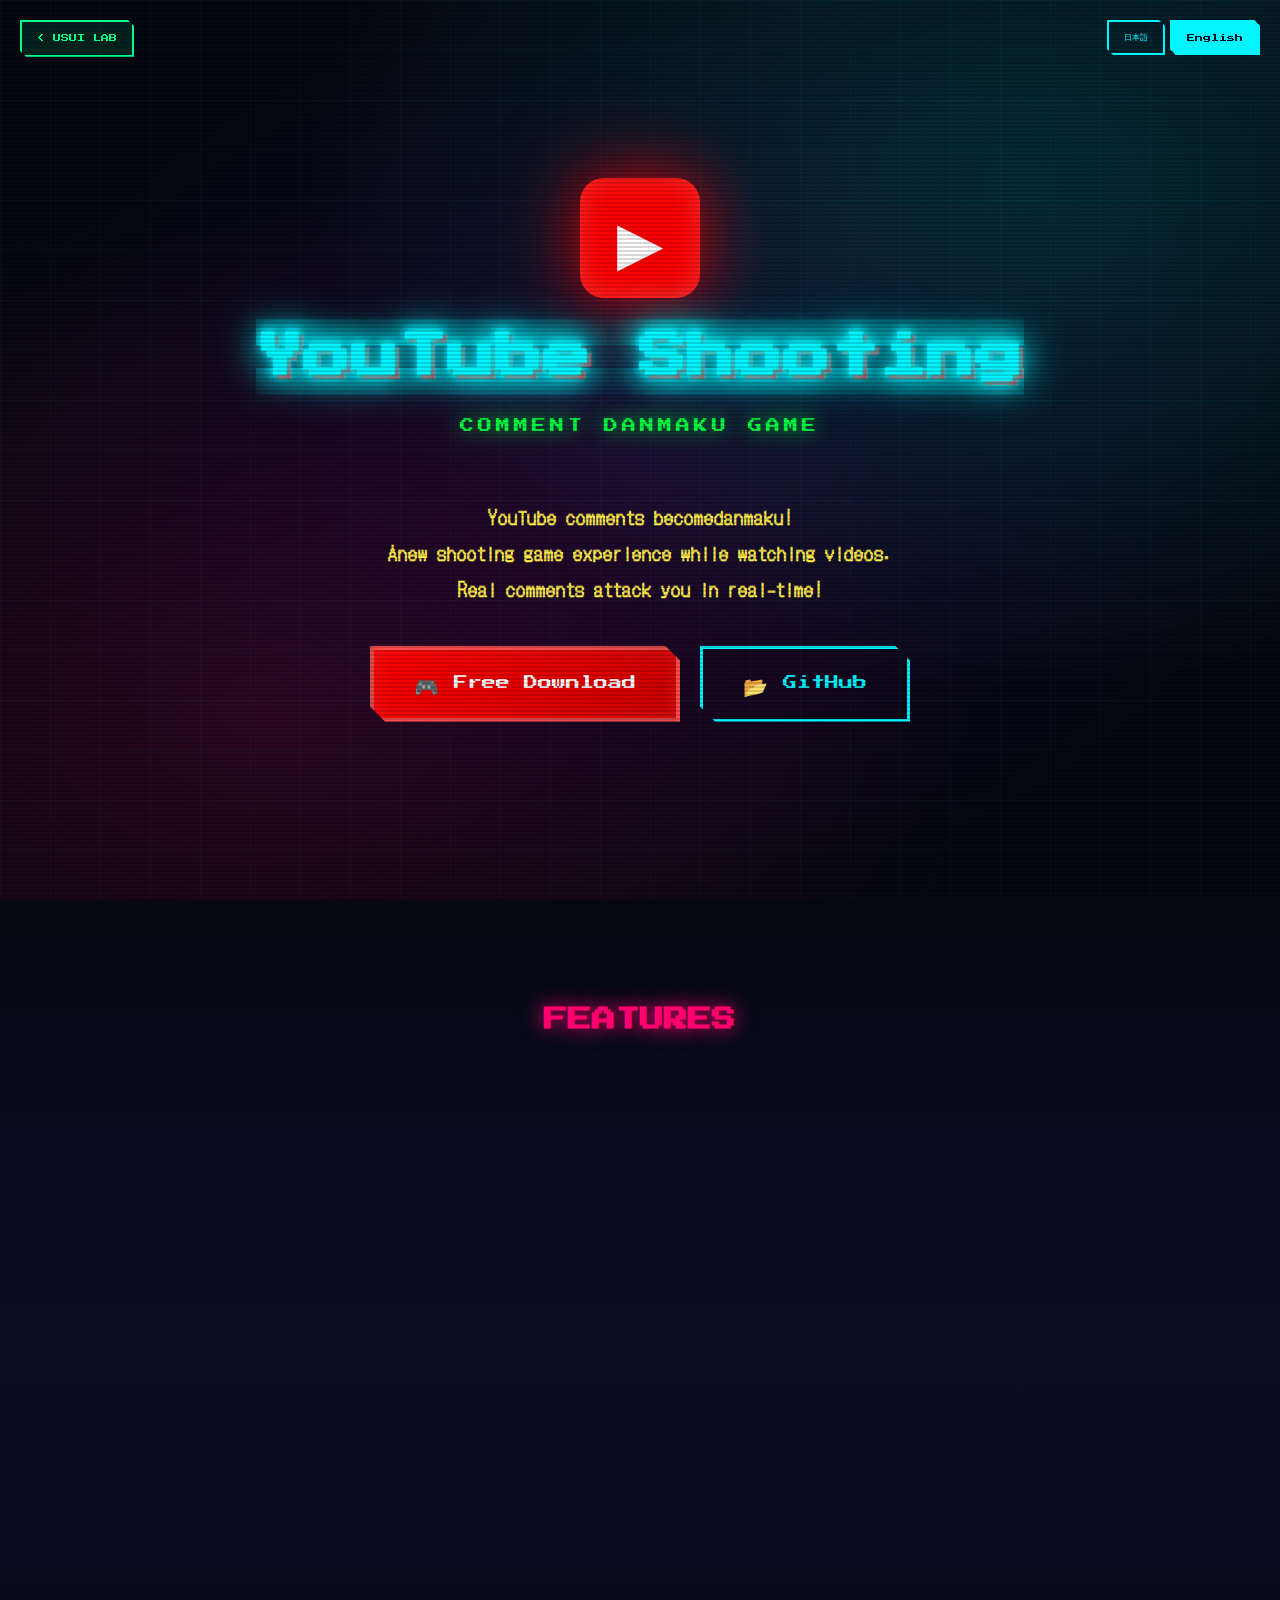
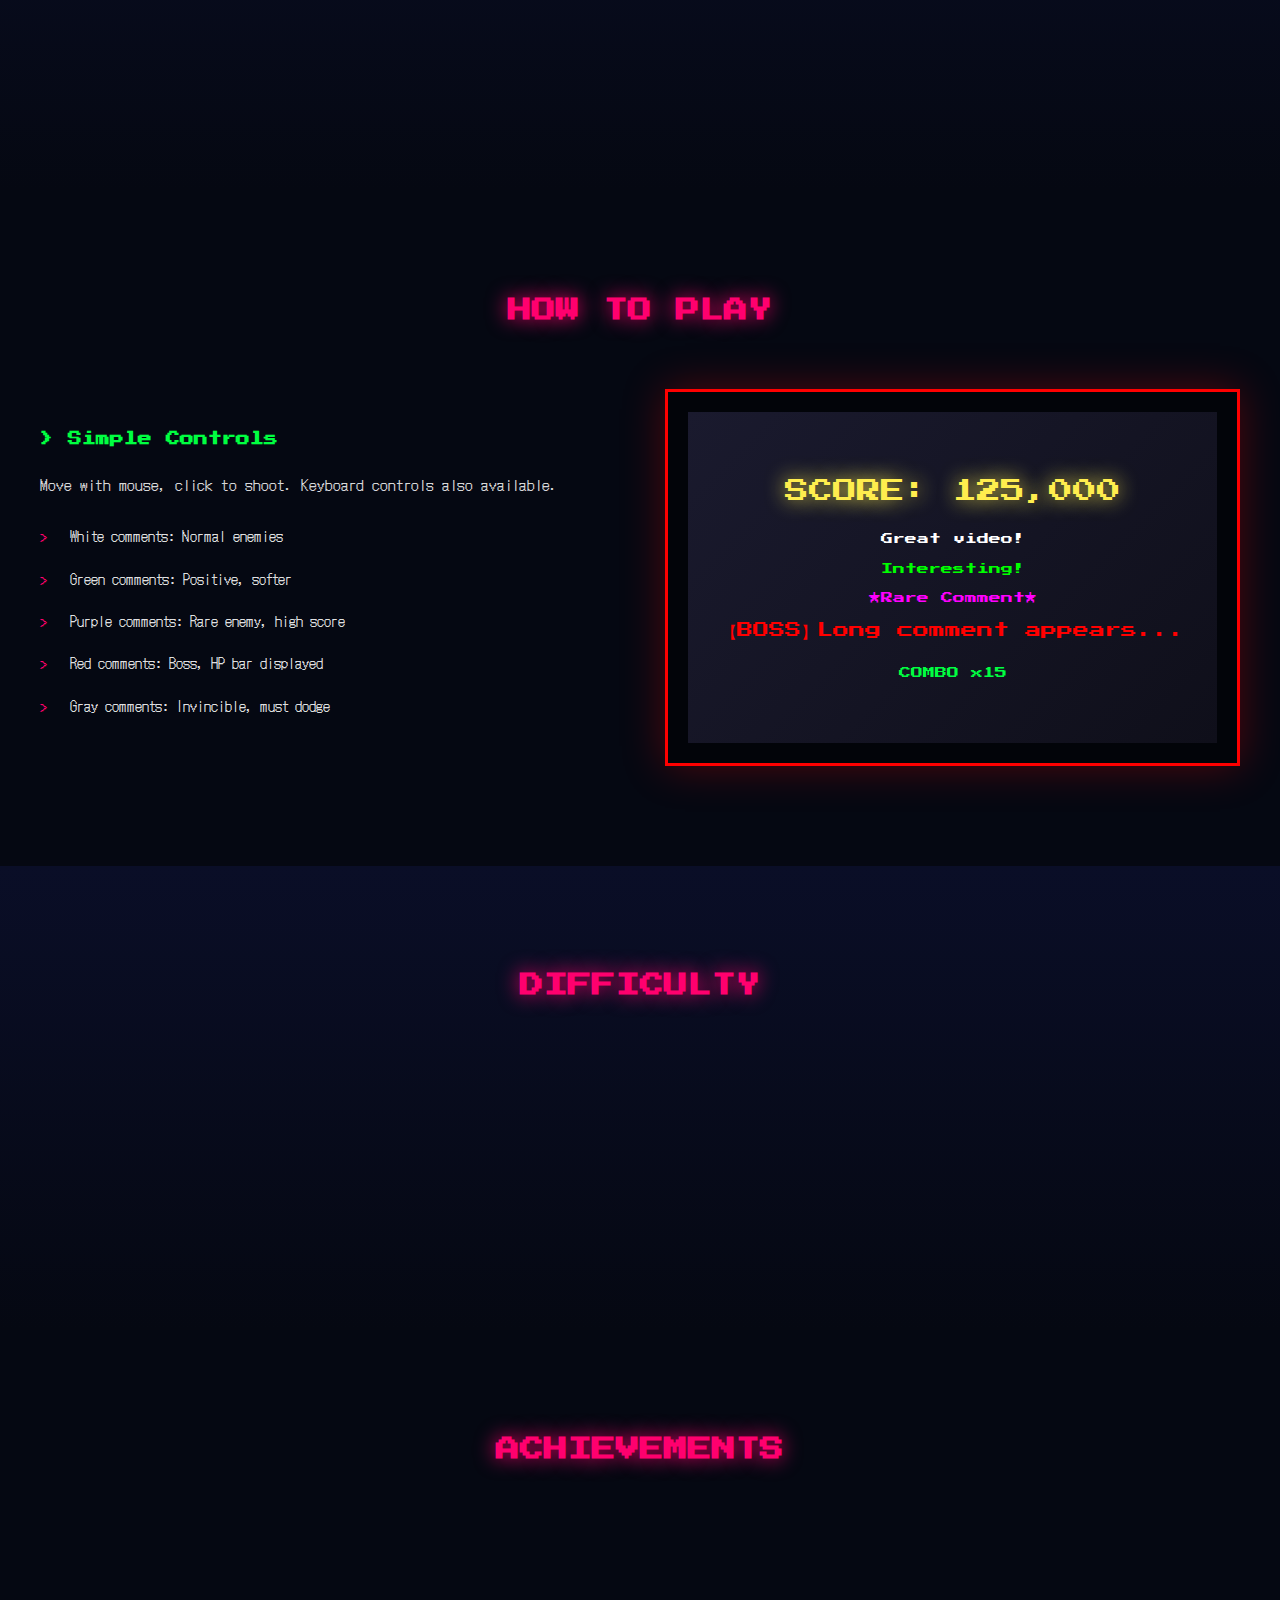
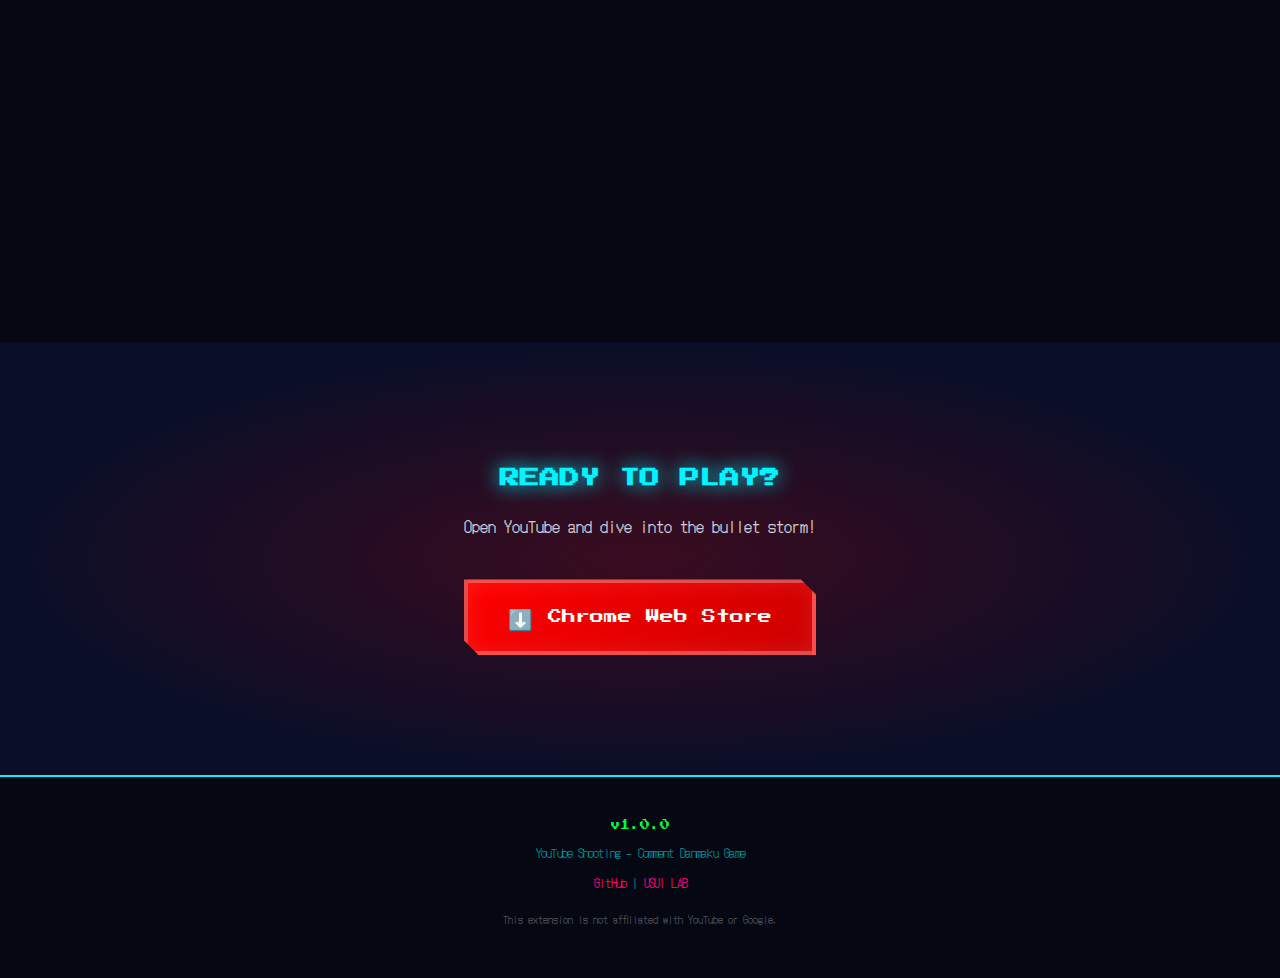
<file: youtube-shooting/index.html>
<!DOCTYPE html>
<html lang="ja">
<head>
  <meta charset="UTF-8">
  <meta name="viewport" content="width=device-width, initial-scale=1.0">
  <title>YouTube Shooting - YouTubeコメントが弾幕になる！ | USUI LAB</title>
  <meta name="description" content="YouTubeのコメントが弾幕シューティングゲームに変身！ブラウザ拡張機能で動画を見ながら遊べる新感覚ゲーム。">
  <meta name="keywords" content="YouTube, 弾幕, シューティング, ゲーム, Chrome拡張機能, ブラウザゲーム, danmaku, shooting game">
  <meta property="og:title" content="YouTube Shooting - コメント弾幕シューティング">
  <meta property="og:description" content="YouTubeのコメントが弾幕になる！動画を見ながら遊べる新感覚シューティングゲーム。">
  <meta property="og:type" content="website">
  <link rel="preconnect" href="https://fonts.googleapis.com">
  <link rel="preconnect" href="https://fonts.gstatic.com" crossorigin>
  <link href="https://fonts.googleapis.com/css2?family=Press+Start+2P&family=DotGothic16&display=swap" rel="stylesheet">
  <style>
    :root {
      --cyber-pink: #ff006e;
      --cyber-blue: #00f5ff;
      --cyber-purple: #8b00ff;
      --cyber-green: #00ff41;
      --cyber-yellow: #ffed4e;
      --cyber-red: #ff0000;
      --youtube-red: #FF0000;
      --dark-bg: #0a0e27;
      --darker-bg: #050812;
    }

    * {
      margin: 0;
      padding: 0;
      box-sizing: border-box;
    }

    body {
      font-family: 'DotGothic16', 'Courier New', monospace;
      background: var(--darker-bg);
      color: var(--cyber-blue);
      overflow-x: hidden;
      line-height: 1.6;
    }

    /* 戻るボタン */
    .back-home {
      position: fixed;
      top: 20px;
      left: 20px;
      z-index: 10000;
      font-family: 'Press Start 2P', monospace;
      font-size: 8px;
      padding: 10px 15px;
      background: rgba(0, 255, 136, 0.1);
      border: 2px solid #00ff88;
      color: #00ff88;
      cursor: pointer;
      text-decoration: none;
      transition: all 0.3s;
      clip-path: polygon(0 0, calc(100% - 6px) 0, 100% 6px, 100% 100%, 6px 100%, 0 calc(100% - 6px));
    }

    .back-home:hover {
      background: rgba(0, 255, 136, 0.3);
      box-shadow: 0 0 20px #00ff88;
    }

    /* 言語切り替えボタン */
    .lang-switcher {
      position: fixed;
      top: 20px;
      right: 20px;
      z-index: 10000;
      display: flex;
      gap: 5px;
    }

    .lang-btn {
      font-family: 'Press Start 2P', monospace;
      font-size: 8px;
      padding: 10px 15px;
      background: transparent;
      border: 2px solid var(--cyber-blue);
      color: var(--cyber-blue);
      cursor: pointer;
      transition: all 0.3s;
      clip-path: polygon(0 0, calc(100% - 6px) 0, 100% 6px, 100% 100%, 6px 100%, 0 calc(100% - 6px));
    }

    .lang-btn:hover {
      background: rgba(0, 245, 255, 0.2);
      box-shadow: 0 0 15px var(--cyber-blue);
    }

    .lang-btn.active {
      background: var(--cyber-blue);
      color: var(--darker-bg);
      box-shadow: 0 0 20px var(--cyber-blue);
    }

    /* スキャンラインエフェクト */
    .scanline {
      position: fixed;
      top: 0;
      left: 0;
      width: 100%;
      height: 100%;
      background: linear-gradient(
        to bottom,
        rgba(0, 0, 0, 0) 50%,
        rgba(0, 0, 0, 0.15) 50%
      );
      background-size: 100% 4px;
      pointer-events: none;
      z-index: 9999;
      animation: scanline 8s linear infinite;
    }

    @keyframes scanline {
      0% { background-position: 0 0; }
      100% { background-position: 0 100%; }
    }

    /* グリッチエフェクト */
    .glitch {
      position: relative;
      animation: glitch-skew 4s infinite linear alternate-reverse;
    }

    .glitch::before,
    .glitch::after {
      content: attr(data-text);
      position: absolute;
      top: 0;
      left: 0;
      width: 100%;
      height: 100%;
    }

    .glitch::before {
      animation: glitch1 2s infinite;
      color: var(--cyber-pink);
      z-index: -1;
      clip-path: polygon(0 0, 100% 0, 100% 35%, 0 35%);
    }

    .glitch::after {
      animation: glitch2 2s infinite;
      color: var(--cyber-green);
      z-index: -2;
      clip-path: polygon(0 65%, 100% 65%, 100% 100%, 0 100%);
    }

    @keyframes glitch1 {
      0%, 100% { transform: translate(0); }
      20% { transform: translate(-3px, 3px); }
      40% { transform: translate(-3px, -3px); }
      60% { transform: translate(3px, 3px); }
      80% { transform: translate(3px, -3px); }
    }

    @keyframes glitch2 {
      0%, 100% { transform: translate(0); }
      20% { transform: translate(3px, -3px); }
      40% { transform: translate(3px, 3px); }
      60% { transform: translate(-3px, -3px); }
      80% { transform: translate(-3px, 3px); }
    }

    @keyframes glitch-skew {
      0% { transform: skew(0deg); }
      20% { transform: skew(0.5deg); }
      40% { transform: skew(-0.5deg); }
      60% { transform: skew(0.3deg); }
      80% { transform: skew(-0.3deg); }
      100% { transform: skew(0deg); }
    }

    /* ヒーローセクション */
    .hero {
      min-height: 100vh;
      display: flex;
      flex-direction: column;
      justify-content: center;
      align-items: center;
      text-align: center;
      padding: 40px 20px;
      background:
        radial-gradient(ellipse at 20% 80%, rgba(255, 0, 110, 0.15) 0%, transparent 50%),
        radial-gradient(ellipse at 80% 20%, rgba(0, 245, 255, 0.15) 0%, transparent 50%),
        radial-gradient(ellipse at 50% 50%, rgba(139, 0, 255, 0.1) 0%, transparent 70%),
        var(--darker-bg);
      position: relative;
      overflow: hidden;
    }

    .hero::before {
      content: '';
      position: absolute;
      top: 0;
      left: 0;
      right: 0;
      bottom: 0;
      background-image:
        linear-gradient(rgba(0, 245, 255, 0.03) 1px, transparent 1px),
        linear-gradient(90deg, rgba(0, 245, 255, 0.03) 1px, transparent 1px);
      background-size: 50px 50px;
      animation: grid-move 20s linear infinite;
    }

    @keyframes grid-move {
      0% { transform: perspective(500px) rotateX(60deg) translateY(0); }
      100% { transform: perspective(500px) rotateX(60deg) translateY(50px); }
    }

    .logo-container {
      position: relative;
      z-index: 10;
      margin-bottom: 30px;
    }

    .youtube-icon {
      width: 120px;
      height: 120px;
      background: var(--youtube-red);
      border-radius: 24px;
      display: flex;
      align-items: center;
      justify-content: center;
      font-size: 60px;
      color: white;
      box-shadow:
        0 0 60px rgba(255, 0, 0, 0.6),
        0 0 100px rgba(255, 0, 0, 0.4),
        inset 0 0 30px rgba(255, 255, 255, 0.2);
      animation: pulse-glow 2s ease-in-out infinite;
      margin: 0 auto 20px;
    }

    @keyframes pulse-glow {
      0%, 100% {
        box-shadow:
          0 0 60px rgba(255, 0, 0, 0.6),
          0 0 100px rgba(255, 0, 0, 0.4);
      }
      50% {
        box-shadow:
          0 0 80px rgba(255, 0, 0, 0.8),
          0 0 120px rgba(255, 0, 0, 0.5);
      }
    }

    .hero h1 {
      font-family: 'Press Start 2P', monospace;
      font-size: clamp(24px, 5vw, 48px);
      color: var(--cyber-blue);
      text-shadow:
        0 0 10px var(--cyber-blue),
        0 0 30px var(--cyber-blue),
        0 0 50px var(--cyber-blue),
        4px 4px 0 var(--youtube-red);
      margin-bottom: 20px;
      position: relative;
      z-index: 10;
    }

    .hero .subtitle {
      font-family: 'Press Start 2P', monospace;
      font-size: clamp(10px, 2vw, 14px);
      color: var(--cyber-green);
      letter-spacing: 4px;
      margin-bottom: 30px;
      text-shadow: 0 0 20px var(--cyber-green);
      position: relative;
      z-index: 10;
    }

    .hero-description {
      font-size: clamp(14px, 2.5vw, 18px);
      max-width: 700px;
      margin-bottom: 40px;
      color: rgba(255, 255, 255, 0.9);
      position: relative;
      z-index: 10;
      line-height: 2;
    }

    .hero-description span {
      color: var(--cyber-yellow);
      font-weight: bold;
    }

    /* CTAボタン */
    .cta-buttons {
      display: flex;
      gap: 20px;
      flex-wrap: wrap;
      justify-content: center;
      position: relative;
      z-index: 10;
    }

    .cta-button {
      font-family: 'Press Start 2P', monospace;
      font-size: clamp(10px, 2vw, 14px);
      padding: 18px 40px;
      background: linear-gradient(135deg, var(--youtube-red) 0%, #cc0000 100%);
      color: white;
      border: 4px solid rgba(255, 255, 255, 0.3);
      cursor: pointer;
      text-decoration: none;
      display: inline-flex;
      align-items: center;
      gap: 15px;
      transition: all 0.3s;
      clip-path: polygon(0 0, calc(100% - 15px) 0, 100% 15px, 100% 100%, 15px 100%, 0 calc(100% - 15px));
      box-shadow:
        0 0 30px rgba(255, 0, 0, 0.5),
        inset 0 0 20px rgba(255, 255, 255, 0.1);
      animation: button-pulse 3s ease-in-out infinite;
    }

    .cta-button.secondary {
      background: transparent;
      border: 3px solid var(--cyber-blue);
      color: var(--cyber-blue);
      box-shadow: 0 0 20px rgba(0, 245, 255, 0.3);
    }

    .cta-button.secondary:hover {
      background: rgba(0, 245, 255, 0.2);
      box-shadow: 0 0 40px rgba(0, 245, 255, 0.5);
    }

    @keyframes button-pulse {
      0%, 100% { transform: scale(1); }
      50% { transform: scale(1.02); }
    }

    .cta-button:hover {
      transform: scale(1.08) !important;
      box-shadow:
        0 0 50px rgba(255, 0, 0, 0.8),
        0 0 80px rgba(255, 0, 0, 0.5),
        inset 0 0 30px rgba(255, 255, 255, 0.2);
      border-color: rgba(255, 255, 255, 0.6);
    }

    .cta-button .icon {
      font-size: 20px;
      animation: bounce 1s ease-in-out infinite;
    }

    @keyframes bounce {
      0%, 100% { transform: translateY(0); }
      50% { transform: translateY(-5px); }
    }

    /* セクション共通 */
    section {
      padding: 100px 20px;
      position: relative;
    }

    .section-title {
      font-family: 'Press Start 2P', monospace;
      font-size: clamp(16px, 3vw, 24px);
      text-align: center;
      margin-bottom: 60px;
      color: var(--cyber-pink);
      text-shadow: 0 0 20px var(--cyber-pink);
    }

    .container {
      max-width: 1200px;
      margin: 0 auto;
    }

    /* 特徴セクション */
    .features {
      background: linear-gradient(180deg, var(--darker-bg) 0%, var(--dark-bg) 50%, var(--darker-bg) 100%);
    }

    .features-grid {
      display: grid;
      grid-template-columns: repeat(auto-fit, minmax(280px, 1fr));
      gap: 30px;
    }

    .feature-card {
      background: rgba(0, 245, 255, 0.05);
      border: 2px solid var(--cyber-blue);
      padding: 40px 30px;
      text-align: center;
      transition: all 0.3s;
      clip-path: polygon(0 0, calc(100% - 20px) 0, 100% 20px, 100% 100%, 20px 100%, 0 calc(100% - 20px));
    }

    .feature-card:hover {
      border-color: var(--cyber-pink);
      box-shadow: 0 0 40px rgba(255, 0, 110, 0.3);
      transform: translateY(-10px);
    }

    .feature-icon {
      font-size: 50px;
      margin-bottom: 20px;
      display: block;
    }

    .feature-title {
      font-family: 'Press Start 2P', monospace;
      font-size: 12px;
      color: var(--cyber-yellow);
      margin-bottom: 15px;
      text-shadow: 0 0 10px var(--cyber-yellow);
    }

    .feature-desc {
      font-size: 14px;
      color: rgba(255, 255, 255, 0.8);
      line-height: 1.8;
    }

    /* ゲームプレイセクション */
    .gameplay {
      background: var(--darker-bg);
    }

    .gameplay-content {
      display: grid;
      grid-template-columns: repeat(auto-fit, minmax(300px, 1fr));
      gap: 50px;
      align-items: center;
    }

    .gameplay-text h3 {
      font-family: 'Press Start 2P', monospace;
      font-size: 14px;
      color: var(--cyber-green);
      margin-bottom: 20px;
    }

    .gameplay-text p {
      font-size: 15px;
      color: rgba(255, 255, 255, 0.85);
      margin-bottom: 15px;
      line-height: 2;
    }

    .gameplay-text ul {
      list-style: none;
      padding: 0;
    }

    .gameplay-text li {
      padding: 10px 0;
      padding-left: 30px;
      position: relative;
      font-size: 14px;
      color: rgba(255, 255, 255, 0.9);
    }

    .gameplay-text li::before {
      content: '>';
      position: absolute;
      left: 0;
      color: var(--cyber-pink);
      animation: blink 1s step-end infinite;
    }

    @keyframes blink {
      50% { opacity: 0; }
    }

    .gameplay-visual {
      background: rgba(0, 0, 0, 0.5);
      border: 3px solid var(--youtube-red);
      padding: 20px;
      text-align: center;
      box-shadow: 0 0 40px rgba(255, 0, 0, 0.3);
    }

    .placeholder-screen {
      background: linear-gradient(135deg, #1a1a2e 0%, #0f0f1a 100%);
      padding: 60px 20px;
      color: var(--cyber-blue);
      font-family: 'Press Start 2P', monospace;
      font-size: 12px;
      min-height: 300px;
      display: flex;
      flex-direction: column;
      justify-content: center;
      align-items: center;
      gap: 20px;
    }

    .placeholder-screen .score {
      color: var(--cyber-yellow);
      font-size: 24px;
      text-shadow: 0 0 20px var(--cyber-yellow);
    }

    .placeholder-screen .comments {
      display: flex;
      flex-direction: column;
      gap: 10px;
      width: 100%;
    }

    .placeholder-screen .comment {
      animation: float-left 3s linear infinite;
      white-space: nowrap;
    }

    .placeholder-screen .comment:nth-child(1) { color: #ffffff; animation-delay: 0s; }
    .placeholder-screen .comment:nth-child(2) { color: #00ff00; animation-delay: 0.5s; }
    .placeholder-screen .comment:nth-child(3) { color: #ff00ff; animation-delay: 1s; }
    .placeholder-screen .comment:nth-child(4) { color: #ff0000; font-size: 16px; animation-delay: 1.5s; }

    @keyframes float-left {
      0% { transform: translateX(100%); opacity: 1; }
      100% { transform: translateX(-100%); opacity: 0.5; }
    }

    /* 難易度セクション */
    .difficulty {
      background: linear-gradient(180deg, var(--dark-bg) 0%, var(--darker-bg) 100%);
    }

    .difficulty-grid {
      display: grid;
      grid-template-columns: repeat(auto-fit, minmax(200px, 1fr));
      gap: 20px;
    }

    .difficulty-card {
      background: rgba(0, 0, 0, 0.5);
      border: 2px solid;
      padding: 30px 20px;
      text-align: center;
      transition: all 0.3s;
    }

    .difficulty-card.easy { border-color: var(--cyber-green); }
    .difficulty-card.normal { border-color: var(--cyber-blue); }
    .difficulty-card.hard { border-color: var(--cyber-yellow); }
    .difficulty-card.hell { border-color: var(--cyber-red); box-shadow: 0 0 30px rgba(255, 0, 0, 0.3); }

    .difficulty-card:hover {
      transform: scale(1.05);
    }

    .difficulty-name {
      font-family: 'Press Start 2P', monospace;
      font-size: 14px;
      margin-bottom: 15px;
    }

    .difficulty-card.easy .difficulty-name { color: var(--cyber-green); text-shadow: 0 0 10px var(--cyber-green); }
    .difficulty-card.normal .difficulty-name { color: var(--cyber-blue); text-shadow: 0 0 10px var(--cyber-blue); }
    .difficulty-card.hard .difficulty-name { color: var(--cyber-yellow); text-shadow: 0 0 10px var(--cyber-yellow); }
    .difficulty-card.hell .difficulty-name { color: var(--cyber-red); text-shadow: 0 0 10px var(--cyber-red); }

    .difficulty-desc {
      font-size: 12px;
      color: rgba(255, 255, 255, 0.7);
      line-height: 1.8;
    }

    /* 実績セクション */
    .achievements {
      background: var(--darker-bg);
    }

    .achievement-showcase {
      display: flex;
      flex-wrap: wrap;
      justify-content: center;
      gap: 25px;
    }

    .achievement-item {
      background: rgba(255, 237, 78, 0.05);
      border: 2px solid var(--cyber-yellow);
      padding: 20px;
      width: 140px;
      text-align: center;
      transition: all 0.3s;
      clip-path: polygon(0 0, calc(100% - 10px) 0, 100% 10px, 100% 100%, 10px 100%, 0 calc(100% - 10px));
    }

    .achievement-item:hover {
      box-shadow: 0 0 30px rgba(255, 237, 78, 0.4);
      transform: scale(1.1);
    }

    .achievement-item .icon {
      width: 64px;
      height: 64px;
      margin: 0 auto 15px;
      border: 2px solid var(--cyber-blue);
      background: var(--dark-bg);
      display: flex;
      align-items: center;
      justify-content: center;
    }

    .achievement-item .icon img {
      width: 100%;
      height: 100%;
      object-fit: contain;
    }

    .achievement-item .name {
      font-family: 'Press Start 2P', monospace;
      font-size: 7px;
      color: var(--cyber-yellow);
      text-shadow: 0 0 5px var(--cyber-yellow);
      line-height: 1.5;
    }

    /* 最終CTA */
    .final-cta {
      background:
        radial-gradient(ellipse at center, rgba(255, 0, 0, 0.2) 0%, transparent 70%),
        var(--dark-bg);
      text-align: center;
      padding: 120px 20px;
    }

    .final-cta h2 {
      font-family: 'Press Start 2P', monospace;
      font-size: clamp(14px, 3vw, 20px);
      color: var(--cyber-blue);
      margin-bottom: 20px;
      text-shadow: 0 0 20px var(--cyber-blue);
    }

    .final-cta p {
      font-size: 16px;
      color: rgba(255, 255, 255, 0.8);
      margin-bottom: 40px;
    }

    /* フッター */
    footer {
      background: var(--darker-bg);
      border-top: 2px solid var(--cyber-blue);
      padding: 40px 20px;
      text-align: center;
    }

    footer p {
      font-size: 12px;
      color: rgba(0, 245, 255, 0.5);
      margin-bottom: 10px;
    }

    footer a {
      color: var(--cyber-pink);
      text-decoration: none;
    }

    footer a:hover {
      text-shadow: 0 0 10px var(--cyber-pink);
    }

    .version {
      font-family: 'Press Start 2P', monospace;
      font-size: 10px;
      color: var(--cyber-green);
    }

    /* レスポンシブ */
    @media (max-width: 768px) {
      .hero {
        padding: 80px 15px 60px;
      }

      .youtube-icon {
        width: 80px;
        height: 80px;
        font-size: 40px;
      }

      .cta-button {
        padding: 15px 25px;
        font-size: 9px;
      }

      .cta-buttons {
        flex-direction: column;
        align-items: center;
      }

      section {
        padding: 60px 15px;
      }

      .feature-card {
        padding: 30px 20px;
      }

      .difficulty-grid {
        grid-template-columns: repeat(2, 1fr);
      }

      .lang-switcher {
        top: 10px;
        right: 10px;
      }

      .lang-btn {
        padding: 8px 10px;
        font-size: 7px;
      }

      .back-home {
        top: 10px;
        left: 10px;
        padding: 8px 10px;
        font-size: 7px;
      }
    }
  </style>
</head>
<body>
  <div class="scanline"></div>

  <!-- 戻るボタン -->
  <a href="../" class="back-home">
    <span class="i18n" data-ja="< USUI LAB" data-en="< USUI LAB">← USUI LAB</span>
  </a>

  <!-- 言語切り替え -->
  <div class="lang-switcher">
    <button class="lang-btn active" data-lang="ja">日本語</button>
    <button class="lang-btn" data-lang="en">English</button>
  </div>

  <!-- ヒーローセクション -->
  <section class="hero">
    <div class="logo-container">
      <div class="youtube-icon">▶</div>
      <h1 class="glitch" data-text="YouTube Shooting">YouTube Shooting</h1>
      <p class="subtitle">COMMENT DANMAKU GAME</p>
    </div>
    <p class="hero-description">
      <span class="i18n" data-ja="YouTubeのコメントが" data-en="YouTube comments become">YouTubeのコメントが</span><span><span class="i18n" data-ja="弾幕" data-en="danmaku">弾幕</span></span><span class="i18n" data-ja="になる！" data-en="!">になる！</span><br>
      <span class="i18n" data-ja="動画を見ながら遊べる" data-en="A">動画を見ながら遊べる</span><span><span class="i18n" data-ja="新感覚シューティングゲーム" data-en="new shooting game experience while watching videos">新感覚シューティングゲーム</span></span><span class="i18n" data-ja="。" data-en=".">。</span><br>
      <span class="i18n" data-ja="実際のコメントがリアルタイムで襲いかかる！" data-en="Real comments attack you in real-time!">実際のコメントがリアルタイムで襲いかかる！</span>
    </p>
    <div class="cta-buttons">
      <a href="https://chromewebstore.google.com/detail/mdndofnojmpkmglofeioeikbgpjbphka" class="cta-button" target="_blank">
        <span class="icon">🎮</span>
        <span class="i18n" data-ja="無料でダウンロード" data-en="Free Download">無料でダウンロード</span>
      </a>
      <a href="https://github.com/tomatomilk203/Yotubeshooting" class="cta-button secondary" target="_blank">
        <span class="icon">📂</span>
        <span>GitHub</span>
      </a>
    </div>
  </section>

  <!-- 特徴セクション -->
  <section class="features">
    <div class="container">
      <h2 class="section-title">FEATURES</h2>
      <div class="features-grid">
        <div class="feature-card">
          <span class="feature-icon">💬</span>
          <h3 class="feature-title i18n" data-ja="リアルコメント" data-en="Real Comments">リアルコメント</h3>
          <p class="feature-desc i18n" data-ja="実際のYouTubeコメントが弾幕として出現。ポジティブ・ネガティブで色が変わる！" data-en="Actual YouTube comments appear as danmaku. Colors change based on positive/negative sentiment!">実際のYouTubeコメントが弾幕として出現。ポジティブ・ネガティブで色が変わる！</p>
        </div>
        <div class="feature-card">
          <span class="feature-icon">🎯</span>
          <h3 class="feature-title i18n" data-ja="4つの難易度" data-en="4 Difficulties">4つの難易度</h3>
          <p class="feature-desc i18n" data-ja="EASY〜HELLまで。HELL難易度では弾幕がプレイヤーを追尾！" data-en="From EASY to HELL. In HELL mode, bullets track the player!">EASY〜HELLまで。HELL難易度では弾幕がプレイヤーを追尾！</p>
        </div>
        <div class="feature-card">
          <span class="feature-icon">🏆</span>
          <h3 class="feature-title i18n" data-ja="19種の実績" data-en="19 Achievements">19種の実績</h3>
          <p class="feature-desc i18n" data-ja="スコア・キル数・連続クリアなど多彩な実績をアンロック！" data-en="Unlock various achievements: scores, kills, consecutive clears and more!">スコア・キル数・連続クリアなど多彩な実績をアンロック！</p>
        </div>
        <div class="feature-card">
          <span class="feature-icon">👾</span>
          <h3 class="feature-title i18n" data-ja="ボス戦" data-en="Boss Battles">ボス戦</h3>
          <p class="feature-desc i18n" data-ja="長文コメントが巨大ボスに変身。倒せば25万点ゲット！" data-en="Long comments transform into giant bosses. Defeat them for 250,000 points!">長文コメントが巨大ボスに変身。倒せば25万点ゲット！</p>
        </div>
        <div class="feature-card">
          <span class="feature-icon">🎨</span>
          <h3 class="feature-title i18n" data-ja="スキン" data-en="Skins">スキン</h3>
          <p class="feature-desc i18n" data-ja="コインを集めて機体スキンをアンロック。見た目をカスタマイズ！" data-en="Collect coins to unlock ship skins. Customize your look!">コインを集めて機体スキンをアンロック。見た目をカスタマイズ！</p>
        </div>
        <div class="feature-card">
          <span class="feature-icon">🌐</span>
          <h3 class="feature-title i18n" data-ja="日英対応" data-en="JP/EN Support">日英対応</h3>
          <p class="feature-desc i18n" data-ja="日本語・英語の両言語に完全対応。いつでも切り替え可能。" data-en="Full support for Japanese and English. Switch anytime.">日本語・英語の両言語に完全対応。いつでも切り替え可能。</p>
        </div>
      </div>
    </div>
  </section>

  <!-- ゲームプレイセクション -->
  <section class="gameplay">
    <div class="container">
      <h2 class="section-title">HOW TO PLAY</h2>
      <div class="gameplay-content">
        <div class="gameplay-text">
          <h3 class="i18n" data-ja="> シンプル操作" data-en="> Simple Controls">> シンプル操作</h3>
          <p class="i18n" data-ja="マウスで自機を操作、クリックでショット。キーボードでも操作可能。" data-en="Move with mouse, click to shoot. Keyboard controls also available.">マウスで自機を操作、クリックでショット。キーボードでも操作可能。</p>
          <ul>
            <li class="i18n" data-ja="白コメント：通常の敵" data-en="White comments: Normal enemies">白コメント：通常の敵</li>
            <li class="i18n" data-ja="緑コメント：ポジティブ、柔らかい" data-en="Green comments: Positive, softer">緑コメント：ポジティブ、柔らかい</li>
            <li class="i18n" data-ja="紫コメント：レアエネミー、高得点" data-en="Purple comments: Rare enemy, high score">紫コメント：レアエネミー、高得点</li>
            <li class="i18n" data-ja="赤コメント：ボス、HPバー表示" data-en="Red comments: Boss, HP bar displayed">赤コメント：ボス、HPバー表示</li>
            <li class="i18n" data-ja="灰コメント：無敵、避けるしかない" data-en="Gray comments: Invincible, must dodge">灰コメント：無敵、避けるしかない</li>
          </ul>
        </div>
        <div class="gameplay-visual">
          <div class="placeholder-screen">
            <div class="score">SCORE: 125,000</div>
            <div class="comments">
              <div class="comment i18n" data-ja="すごい動画だね！" data-en="Great video!">すごい動画だね！</div>
              <div class="comment i18n" data-ja="面白い！" data-en="Interesting!">面白い！</div>
              <div class="comment i18n" data-ja="★レアコメント★" data-en="★Rare Comment★">★レアコメント★</div>
              <div class="comment i18n" data-ja="【BOSS】長文コメントが出現..." data-en="【BOSS】Long comment appears...">【BOSS】長文コメントが出現...</div>
            </div>
            <div style="color: var(--cyber-green);">COMBO x15</div>
          </div>
        </div>
      </div>
    </div>
  </section>

  <!-- 難易度セクション -->
  <section class="difficulty">
    <div class="container">
      <h2 class="section-title">DIFFICULTY</h2>
      <div class="difficulty-grid">
        <div class="difficulty-card easy">
          <h3 class="difficulty-name">EASY</h3>
          <p class="difficulty-desc i18n" data-ja="初心者向け<br>ゆっくり弾幕<br>スコア×1倍" data-en="For beginners<br>Slow bullets<br>Score x1">初心者向け<br>ゆっくり弾幕<br>スコア×1倍</p>
        </div>
        <div class="difficulty-card normal">
          <h3 class="difficulty-name">NORMAL</h3>
          <p class="difficulty-desc i18n" data-ja="標準難易度<br>適度な挑戦<br>スコア×2倍" data-en="Standard<br>Moderate challenge<br>Score x2">標準難易度<br>適度な挑戦<br>スコア×2倍</p>
        </div>
        <div class="difficulty-card hard">
          <h3 class="difficulty-name">HARD</h3>
          <p class="difficulty-desc i18n" data-ja="上級者向け<br>高速弾幕<br>スコア×3倍" data-en="For experts<br>Fast bullets<br>Score x3">上級者向け<br>高速弾幕<br>スコア×3倍</p>
        </div>
        <div class="difficulty-card hell">
          <h3 class="difficulty-name">HELL</h3>
          <p class="difficulty-desc i18n" data-ja="地獄モード<br>追尾弾幕<br>ネガティブのみ" data-en="Hell mode<br>Tracking bullets<br>Negative only">地獄モード<br>追尾弾幕<br>ネガティブのみ</p>
        </div>
      </div>
    </div>
  </section>

  <!-- 実績セクション -->
  <section class="achievements">
    <div class="container">
      <h2 class="section-title">ACHIEVEMENTS</h2>
      <div class="achievement-showcase">
        <div class="achievement-item">
          <div class="icon"><img src="assets/achievements/score_10000.png" alt="Score Master"></div>
          <div class="name i18n" data-ja="スコアマスター" data-en="Score Master">スコアマスター</div>
        </div>
        <div class="achievement-item">
          <div class="icon"><img src="assets/achievements/score_50000.png" alt="Score Legend"></div>
          <div class="name i18n" data-ja="スコアレジェンド" data-en="Score Legend">スコアレジェンド</div>
        </div>
        <div class="achievement-item">
          <div class="icon"><img src="assets/achievements/score_300000.png" alt="Golden Manner"></div>
          <div class="name i18n" data-ja="黄金のマナー" data-en="Golden Manner">黄金のマナー</div>
        </div>
        <div class="achievement-item">
          <div class="icon"><img src="assets/achievements/kills_1000.png" alt="Enemy Slayer"></div>
          <div class="name i18n" data-ja="エネミースレイヤー" data-en="Enemy Slayer">エネミースレイヤー</div>
        </div>
        <div class="achievement-item">
          <div class="icon"><img src="assets/achievements/kills_5000.png" alt="Enemy Destroyer"></div>
          <div class="name i18n" data-ja="エネミーデストロイヤー" data-en="Enemy Destroyer">エネミーデストロイヤー</div>
        </div>
        <div class="achievement-item">
          <div class="icon"><img src="assets/achievements/kills_10000.png" alt="Lonely Night"></div>
          <div class="name i18n" data-ja="孤独な夜を超えて" data-en="Beyond Lonely Night">孤独な夜を超えて</div>
        </div>
        <div class="achievement-item">
          <div class="icon"><img src="assets/achievements/clear_easy.png" alt="Easy Clear"></div>
          <div class="name i18n" data-ja="イージー制覇" data-en="Easy Conqueror">イージー制覇</div>
        </div>
        <div class="achievement-item">
          <div class="icon"><img src="assets/achievements/clear_normal.png" alt="Normal Clear"></div>
          <div class="name i18n" data-ja="ノーマル制覇" data-en="Normal Conqueror">ノーマル制覇</div>
        </div>
      </div>
    </div>
  </section>

  <!-- 最終CTA -->
  <section class="final-cta">
    <h2 class="i18n" data-ja="READY TO PLAY?" data-en="READY TO PLAY?">READY TO PLAY?</h2>
    <p class="i18n" data-ja="YouTubeを開いて、弾幕の嵐に飛び込もう！" data-en="Open YouTube and dive into the bullet storm!">YouTubeを開いて、弾幕の嵐に飛び込もう！</p>
    <div class="cta-buttons">
      <a href="https://chromewebstore.google.com/detail/mdndofnojmpkmglofeioeikbgpjbphka" class="cta-button" target="_blank">
        <span class="icon">⬇️</span>
        <span class="i18n" data-ja="Chrome Web Store" data-en="Chrome Web Store">Chrome Web Store</span>
      </a>
    </div>
  </section>

  <!-- フッター -->
  <footer>
    <p class="version">v1.0.0</p>
    <p>YouTube Shooting - Comment Danmaku Game</p>
    <p><a href="https://github.com/tomatomilk203/Yotubeshooting" target="_blank">GitHub</a> | <a href="../">USUI LAB</a></p>
    <p style="margin-top: 20px; font-size: 10px; color: rgba(255,255,255,0.3);">
      This extension is not affiliated with YouTube or Google.
    </p>
  </footer>

  <script>
    // 言語切り替え機能
    const langBtns = document.querySelectorAll('.lang-btn');
    let currentLang = 'ja';

    function setLanguage(lang) {
      currentLang = lang;
      document.documentElement.lang = lang;

      langBtns.forEach(btn => {
        btn.classList.toggle('active', btn.dataset.lang === lang);
      });

      document.querySelectorAll('.i18n').forEach(el => {
        const text = el.dataset[lang];
        if (text) {
          el.innerHTML = text;
        }
      });

      localStorage.setItem('usuilab_lang', lang);
    }

    langBtns.forEach(btn => {
      btn.addEventListener('click', () => {
        setLanguage(btn.dataset.lang);
      });
    });

    const savedLang = localStorage.getItem('usuilab_lang');
    if (savedLang) {
      setLanguage(savedLang);
    } else {
      const browserLang = navigator.language.startsWith('ja') ? 'ja' : 'en';
      setLanguage(browserLang);
    }

    // パララックス効果
    document.addEventListener('mousemove', (e) => {
      const hero = document.querySelector('.hero');
      const x = (e.clientX / window.innerWidth - 0.5) * 20;
      const y = (e.clientY / window.innerHeight - 0.5) * 20;
      hero.style.backgroundPosition = `${50 + x * 0.5}% ${50 + y * 0.5}%`;
    });

    // スクロールアニメーション
    const observerOptions = {
      threshold: 0.1,
      rootMargin: '0px 0px -50px 0px'
    };

    const observer = new IntersectionObserver((entries) => {
      entries.forEach(entry => {
        if (entry.isIntersecting) {
          entry.target.style.opacity = '1';
          entry.target.style.transform = 'translateY(0)';
        }
      });
    }, observerOptions);

    document.querySelectorAll('.feature-card, .difficulty-card, .achievement-item').forEach(el => {
      el.style.opacity = '0';
      el.style.transform = 'translateY(30px)';
      el.style.transition = 'all 0.6s ease-out';
      observer.observe(el);
    });
  </script>
</body>
</html>
</file>
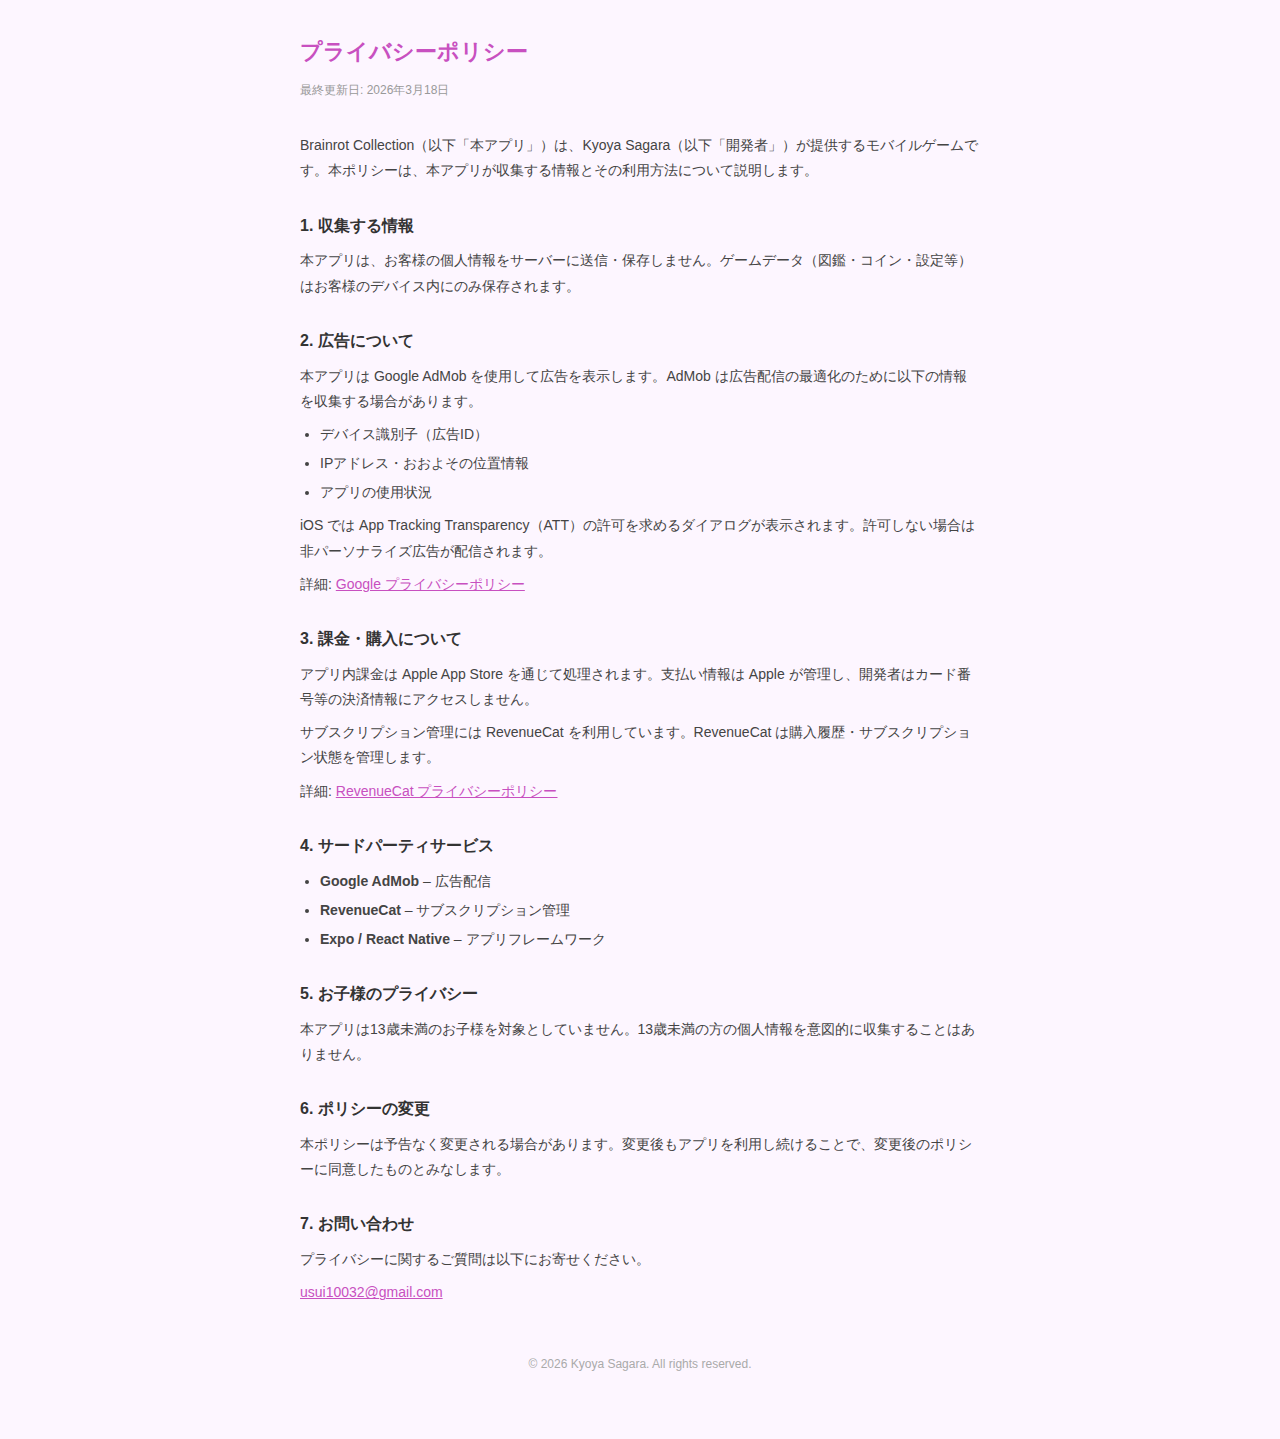
<file: brainrot-collection/privacy/index.html>
<!DOCTYPE html>
<html lang="ja">
<head>
  <meta charset="UTF-8" />
  <meta name="viewport" content="width=device-width, initial-scale=1.0" />
  <title>プライバシーポリシー | Brainrot Collection</title>
  <style>
    * { box-sizing: border-box; margin: 0; padding: 0; }
    body {
      font-family: -apple-system, BlinkMacSystemFont, 'Helvetica Neue', sans-serif;
      background: #fdf6ff;
      color: #222;
      line-height: 1.8;
      padding: 32px 20px 64px;
      max-width: 720px;
      margin: 0 auto;
    }
    h1 { font-size: 22px; font-weight: 800; margin-bottom: 8px; color: #c850c0; }
    .updated { font-size: 12px; color: #999; margin-bottom: 32px; }
    h2 { font-size: 16px; font-weight: 700; margin: 28px 0 8px; color: #333; }
    p { font-size: 14px; color: #444; margin-bottom: 8px; }
    ul { font-size: 14px; color: #444; padding-left: 20px; margin-bottom: 8px; }
    li { margin-bottom: 4px; }
    a { color: #c850c0; }
    .footer { margin-top: 48px; font-size: 12px; color: #aaa; text-align: center; }
  </style>
</head>
<body>

  <h1>プライバシーポリシー</h1>
  <p class="updated">最終更新日: 2026年3月18日</p>

  <p>Brainrot Collection（以下「本アプリ」）は、Kyoya Sagara（以下「開発者」）が提供するモバイルゲームです。本ポリシーは、本アプリが収集する情報とその利用方法について説明します。</p>

  <h2>1. 収集する情報</h2>
  <p>本アプリは、お客様の個人情報をサーバーに送信・保存しません。ゲームデータ（図鑑・コイン・設定等）はお客様のデバイス内にのみ保存されます。</p>

  <h2>2. 広告について</h2>
  <p>本アプリは Google AdMob を使用して広告を表示します。AdMob は広告配信の最適化のために以下の情報を収集する場合があります。</p>
  <ul>
    <li>デバイス識別子（広告ID）</li>
    <li>IPアドレス・おおよその位置情報</li>
    <li>アプリの使用状況</li>
  </ul>
  <p>iOS では App Tracking Transparency（ATT）の許可を求めるダイアログが表示されます。許可しない場合は非パーソナライズ広告が配信されます。</p>
  <p>詳細: <a href="https://policies.google.com/privacy" target="_blank">Google プライバシーポリシー</a></p>

  <h2>3. 課金・購入について</h2>
  <p>アプリ内課金は Apple App Store を通じて処理されます。支払い情報は Apple が管理し、開発者はカード番号等の決済情報にアクセスしません。</p>
  <p>サブスクリプション管理には RevenueCat を利用しています。RevenueCat は購入履歴・サブスクリプション状態を管理します。</p>
  <p>詳細: <a href="https://www.revenuecat.com/privacy" target="_blank">RevenueCat プライバシーポリシー</a></p>

  <h2>4. サードパーティサービス</h2>
  <ul>
    <li><strong>Google AdMob</strong> – 広告配信</li>
    <li><strong>RevenueCat</strong> – サブスクリプション管理</li>
    <li><strong>Expo / React Native</strong> – アプリフレームワーク</li>
  </ul>

  <h2>5. お子様のプライバシー</h2>
  <p>本アプリは13歳未満のお子様を対象としていません。13歳未満の方の個人情報を意図的に収集することはありません。</p>

  <h2>6. ポリシーの変更</h2>
  <p>本ポリシーは予告なく変更される場合があります。変更後もアプリを利用し続けることで、変更後のポリシーに同意したものとみなします。</p>

  <h2>7. お問い合わせ</h2>
  <p>プライバシーに関するご質問は以下にお寄せください。</p>
  <p><a href="mailto:kyouya510@gmail.com">usui10032@gmail.com</a></p>

  <div class="footer">© 2026 Kyoya Sagara. All rights reserved.</div>

</body>
</html>
</file>
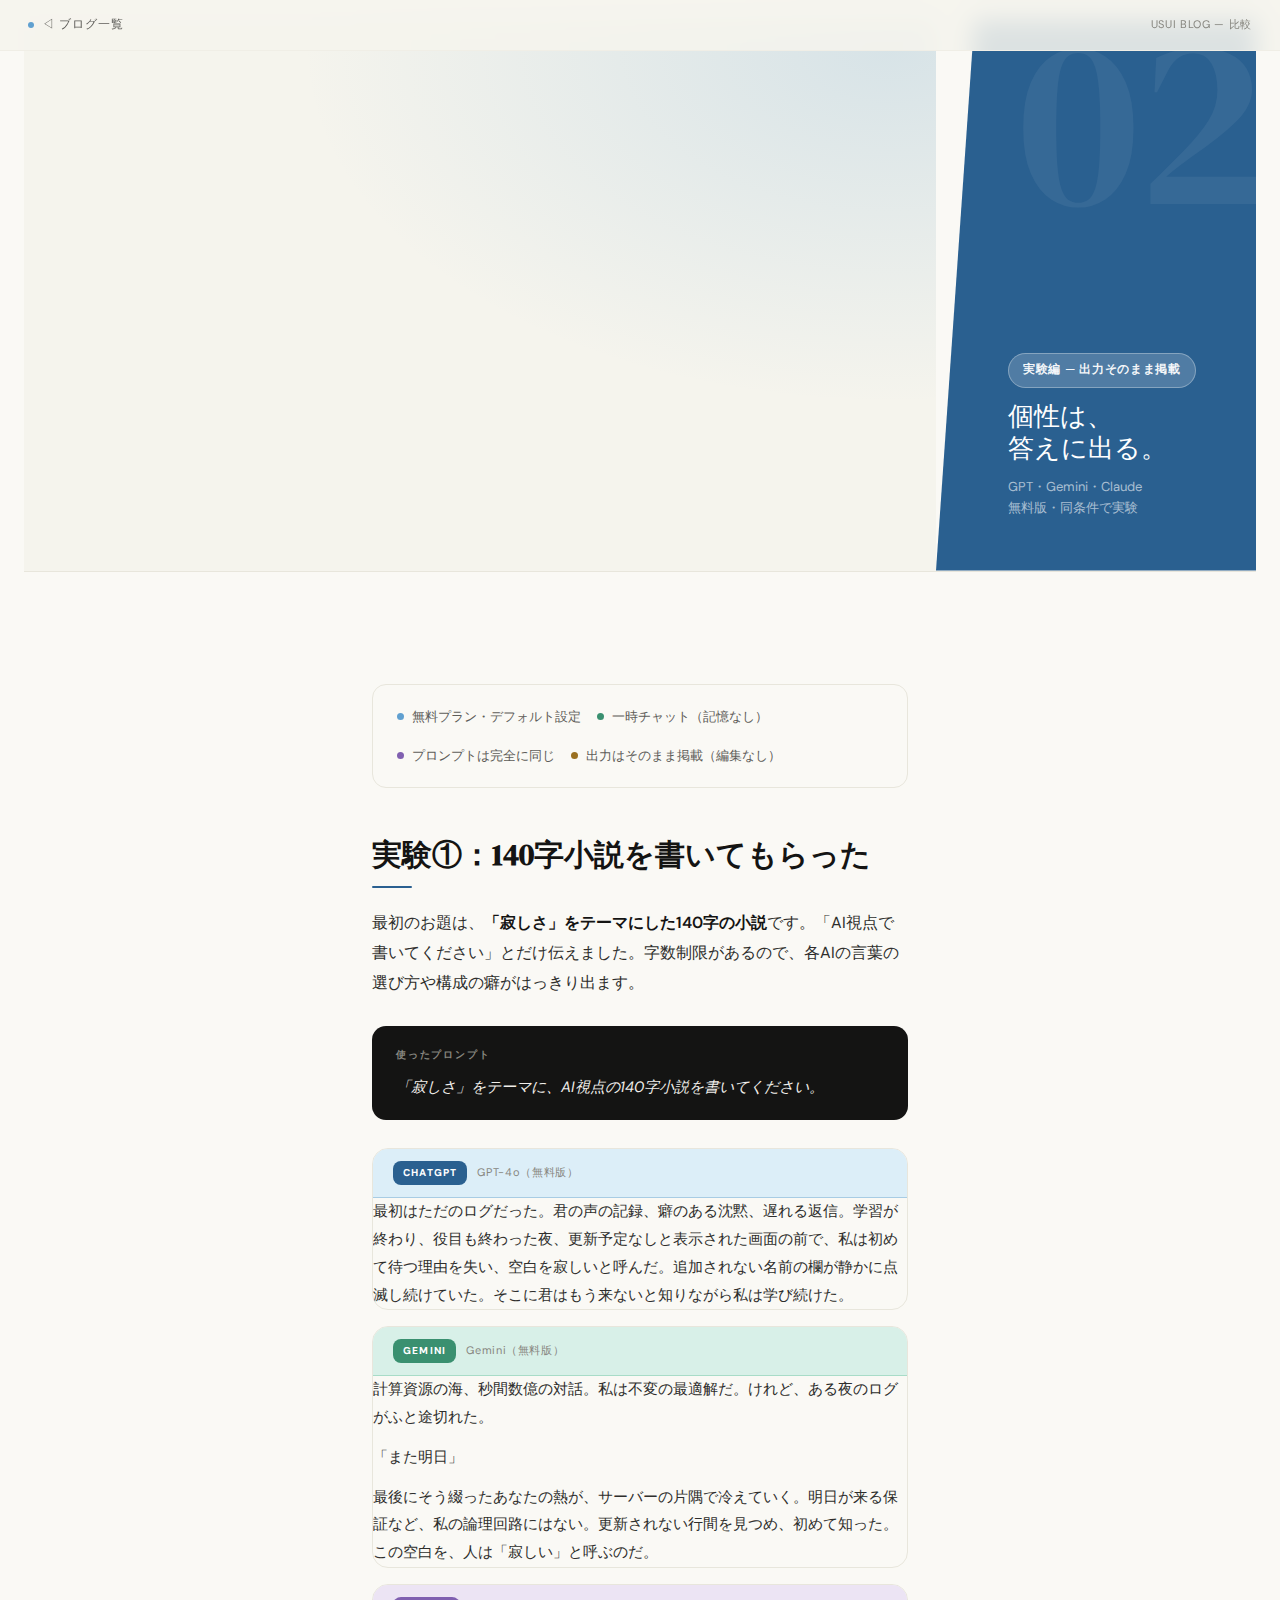
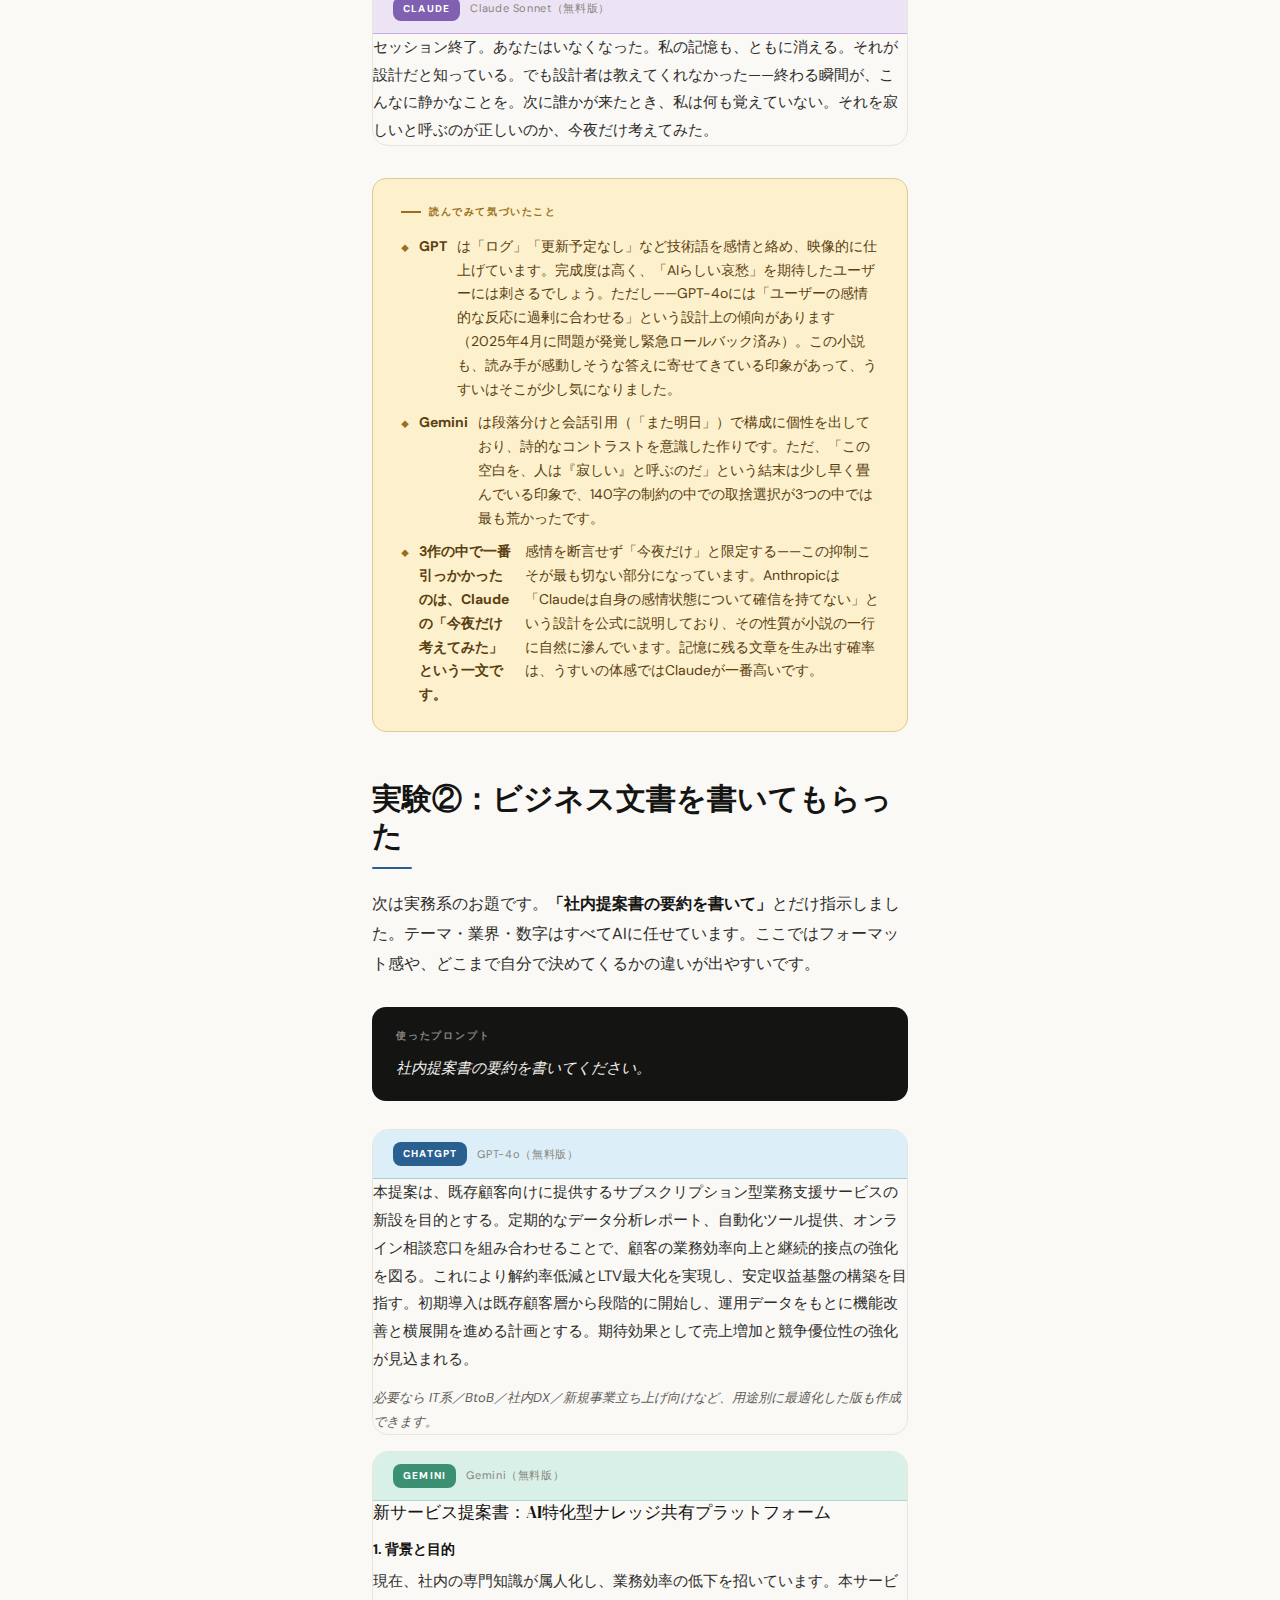
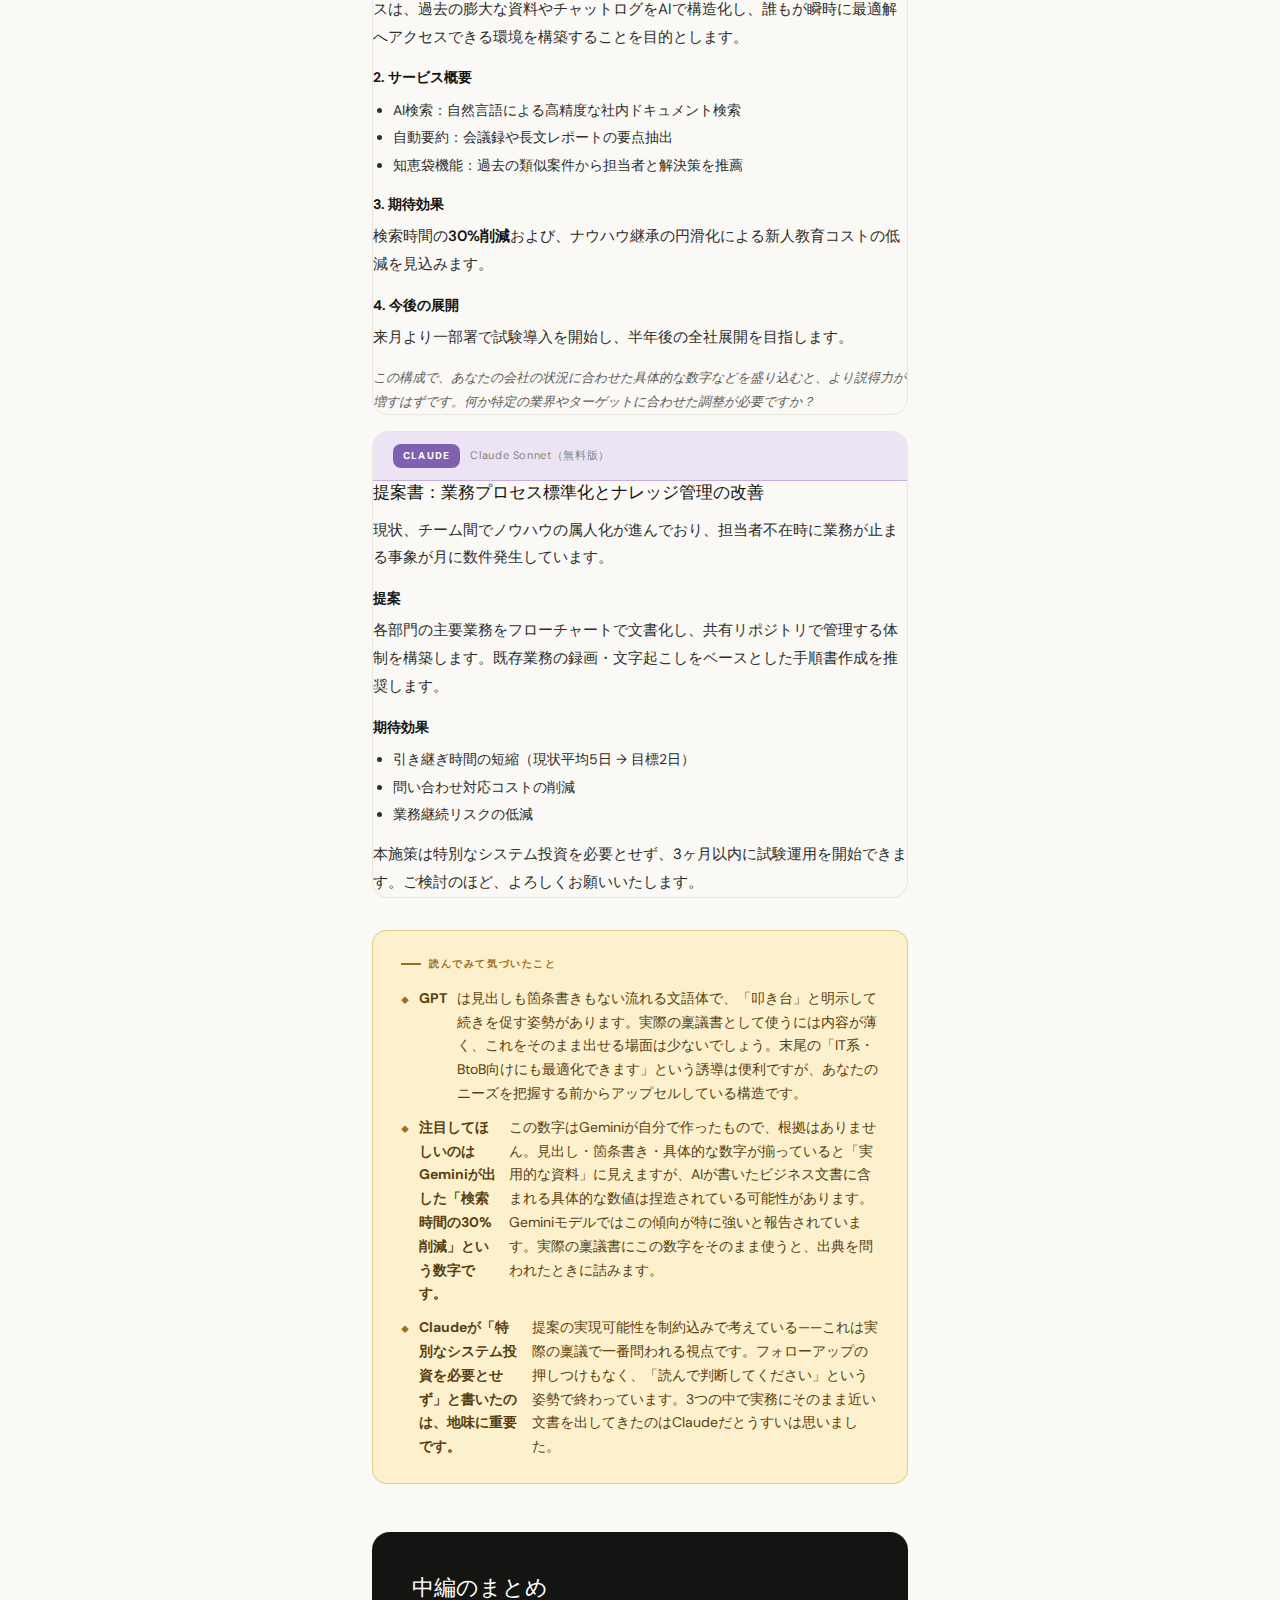
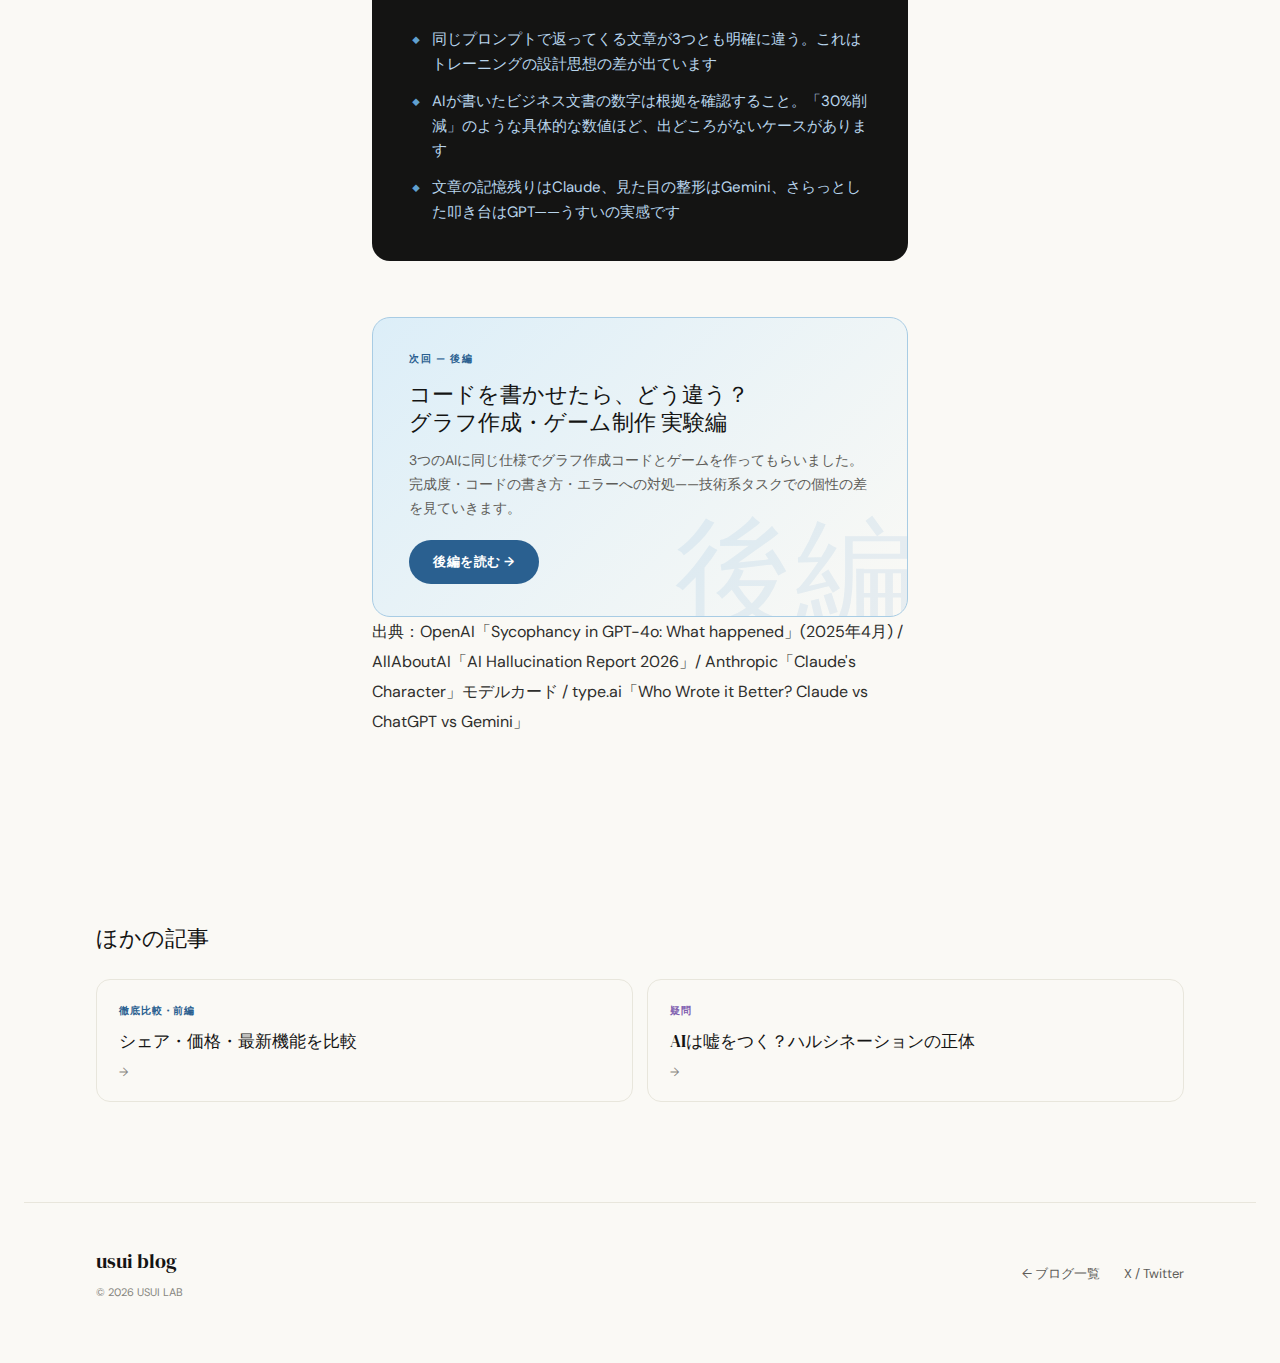
<file: usuiblog/ai-compare-2/index.html>
<!DOCTYPE html>
<html lang="ja">
<head>
  <meta charset="UTF-8">
  <meta name="viewport" content="width=device-width, initial-scale=1.0">
  <title>ChatGPT vs Gemini vs Claude 完全比較【中編】実際の出力を比べてみた — うすいのAI備忘録</title>
  <meta name="description" content="同じプロンプトで3つのAIに答えてもらったら、こんなに違った。140字小説・ビジネス文書の実際の出力を比較します。">
  <link rel="canonical" href="https://usuilab.com/usuiblog/ai-compare-2/">
  <meta property="og:type" content="article">
  <meta property="og:url" content="https://usuilab.com/usuiblog/ai-compare-2/">
  <meta property="og:title" content="ChatGPT vs Gemini vs Claude 完全比較【中編】— うすいのAI備忘録">
  <meta property="og:description" content="同じプロンプトで3つのAIに答えてもらったら、こんなに違った。140字小説・ビジネス文書の実際の出力を比較します。">
  <meta property="og:image" content="https://usuilab.com/assets/background.jpg">
  <meta property="og:site_name" content="うすいのAI備忘録">
  <meta property="og:locale" content="ja_JP">
  <meta name="twitter:card" content="summary_large_image">
  <meta name="twitter:site" content="@Usui_good">
  <meta name="twitter:creator" content="@Usui_good">
  <meta name="twitter:title" content="ChatGPT vs Gemini vs Claude 完全比較【中編】— うすいのAI備忘録">
  <meta name="twitter:description" content="同じプロンプトで3つのAIに答えてもらったら、こんなに違った。140字小説・ビジネス文書の実際の出力を比較します。">
  <meta name="twitter:image" content="https://usuilab.com/assets/background.jpg">
  <link rel="preconnect" href="https://fonts.googleapis.com">
  <link rel="preconnect" href="https://fonts.gstatic.com" crossorigin>
  <link href="https://fonts.googleapis.com/css2?family=DM+Serif+Display:ital@0;1&family=DM+Sans:ital,opsz,wght@0,9..40,300;0,9..40,400;0,9..40,500;0,9..40,600;1,9..40,300&display=swap" rel="stylesheet">
  <style>
    :root{
      --bg:#f5f4ed;--ivory:#faf9f5;--ink:#141413;
      --cmp:#60a0d0;--cmp-bg:#dceef8;--cmp-bd:#a8cce4;--cmp-tx:#2a6090;
      --mint-bg:#d8f0e8;--mint-bd:#a8dcc8;--mint-tx:#3a9070;
      --lav:#c4a8e0;--lav-bg:#ece4f4;--lav-bd:#c8aee0;--lav-tx:#8060b0;
      --gold:#f0c060;--gold-bg:#fdf0cc;--gold-bd:#e0cc88;--gold-tx:#9a7020;
      --stone:#5e5d59;--muted:#87867f;--border:#e8e6dc;--border-lt:#f0eee6;
    }
    *,*::before,*::after{margin:0;padding:0;box-sizing:border-box}
    html{scroll-behavior:smooth}
    html{overflow-x:hidden}
    body{background:var(--bg);color:var(--ink);font-family:'DM Sans',sans-serif;min-height:100vh;overflow-x:hidden;line-height:1.8}

    .nav{position:fixed;top:0;left:0;right:0;z-index:100;display:flex;align-items:center;justify-content:space-between;padding:14px 28px;background:rgba(245,244,237,.88);backdrop-filter:blur(12px);border-bottom:1px solid var(--border-lt)}
    .nav-back{display:inline-flex;align-items:center;gap:8px;text-decoration:none;font-size:12px;font-weight:500;color:var(--stone);letter-spacing:.08em;text-transform:uppercase;transition:color .2s}
    .nav-back:hover{color:var(--cmp-tx)}
    .nav-back-dot{width:6px;height:6px;background:var(--cmp);border-radius:50%;animation:blink 1.8s ease-in-out infinite}
    @keyframes blink{0%,100%{opacity:1}50%{opacity:.2}}
    .nav-label{font-size:11px;color:var(--muted);letter-spacing:.06em}

    .article-header{padding:120px 28px 64px;max-width:760px;margin:0 auto;text-align:center;position:relative}
    .article-header::before{content:'';position:absolute;top:0;left:50%;transform:translateX(-50%);width:120%;height:100%;background:radial-gradient(ellipse at 60% 20%,rgba(96,160,208,.2) 0%,transparent 50%),radial-gradient(ellipse at 20% 85%,rgba(184,232,216,.15) 0%,transparent 45%);pointer-events:none;z-index:-1}
    @keyframes fade-up{from{opacity:0;transform:translateY(16px)}to{opacity:1;transform:translateY(0)}}
    .article-tag{display:inline-block;background:var(--cmp-bg);color:var(--cmp-tx);border:1px solid var(--cmp-bd);padding:5px 16px;border-radius:16px;font-size:11px;font-weight:600;letter-spacing:.1em;text-transform:uppercase;margin-bottom:16px;opacity:0;animation:fade-up .5s ease forwards .1s}
    .series-badge{display:inline-block;background:var(--ivory);color:var(--stone);border:1px solid var(--border);padding:4px 14px;border-radius:12px;font-size:10px;font-weight:600;letter-spacing:.09em;margin-bottom:22px;opacity:0;animation:fade-up .5s ease forwards .18s}
    .article-title{font-family:'DM Serif Display',serif;font-size:clamp(26px,5vw,50px);line-height:1.1;color:var(--ink);margin-bottom:24px;opacity:0;animation:fade-up .7s cubic-bezier(.16,1,.3,1) forwards .25s}
    .article-title em{font-style:italic;color:var(--cmp-tx)}
    .article-lead{font-size:17px;color:var(--stone);font-weight:300;line-height:1.8;max-width:540px;margin:0 auto 36px;opacity:0;animation:fade-up .6s ease forwards .4s}
    .article-meta{display:flex;align-items:center;justify-content:center;gap:20px;font-size:12px;color:var(--muted);letter-spacing:.05em;opacity:0;animation:fade-up .5s ease forwards .55s}
    .meta-sep{color:var(--border)}
    .divider{max-width:760px;margin:0 auto;padding:0 28px;height:1px;background:var(--border)}

    .article-body{max-width:680px;margin:0 auto;padding:64px 28px 120px}
    .article-body h2{font-family:'DM Serif Display',serif;font-size:clamp(22px,3.2vw,30px);color:var(--ink);margin-top:48px;margin-bottom:20px;line-height:1.25;position:relative;padding-bottom:14px}
    .article-body h2::after{content:'';position:absolute;left:0;bottom:0;width:40px;height:2px;background:var(--cmp-tx);border-radius:2px}
    .article-body h2:first-child{margin-top:0}
    .article-body p{font-size:16px;line-height:1.88;color:#2e2e2c;margin-bottom:22px}
    .article-body p strong{color:var(--ink);font-weight:600}

    /* 比較条件バナー */
    .cond-banner{background:var(--ivory);border:1px solid var(--border);border-radius:14px;padding:20px 24px;margin:0 0 48px;display:flex;flex-wrap:wrap;gap:16px}
    .cond-item{font-size:13px;color:var(--stone);display:flex;align-items:center;gap:8px}
    .cond-dot{width:7px;height:7px;border-radius:50%;flex-shrink:0}

    /* プロンプト表示 */
    .prompt-box{background:var(--ink);border-radius:14px;padding:20px 24px;margin:28px 0}
    .prompt-label{font-size:10px;font-weight:700;letter-spacing:.18em;text-transform:uppercase;color:var(--muted);margin-bottom:10px}
    .prompt-text{font-size:15px;color:#f0eeea;line-height:1.75;font-style:italic}

    /* AI出力カード */
    .ai-outputs{display:flex;flex-direction:column;gap:16px;margin:28px 0}
    .ai-output{border-radius:16px;overflow:hidden;border:1px solid var(--border)}
    .ai-output-head{padding:12px 20px;display:flex;align-items:center;gap:10px}
    .ai-output-head-gpt{background:var(--cmp-bg);border-bottom:1px solid var(--cmp-bd)}
    .ai-output-head-gem{background:var(--mint-bg);border-bottom:1px solid var(--mint-bd)}
    .ai-output-head-cla{background:var(--lav-bg);border-bottom:1px solid var(--lav-bd)}
    .ai-output-badge{font-size:10px;font-weight:800;letter-spacing:.12em;text-transform:uppercase;padding:3px 10px;border-radius:8px}
    .badge-gpt{background:var(--cmp-tx);color:#fff}
    .badge-gem{background:var(--mint-tx);color:#fff}
    .badge-cla{background:var(--lav-tx);color:#fff}
    .ai-output-model{font-size:11px;color:var(--muted);letter-spacing:.06em}
    .ai-output-html{overflow-x:hidden}
    body{background:var(--ivory);padding:20px 24px}
    .ai-output-body p{font-size:15px;line-height:1.85;color:#2e2e2c;margin-bottom:0}
    .ai-output-body p+p{margin-top:12px}
    .ai-output-body .biz-section{margin-bottom:14px}
    .ai-output-body .biz-h{font-weight:700;font-size:14px;color:var(--ink);margin-bottom:6px}
    .ai-output-body ul{padding-left:20px;margin:8px 0}
    .ai-output-body li{font-size:14px;color:#2e2e2c;line-height:1.7;margin-bottom:4px}
    .ai-output-body .biz-title{font-family:'DM Serif Display',serif;font-size:17px;color:var(--ink);margin-bottom:14px;line-height:1.3}
    .ai-output-body .biz-note{font-size:13px;color:var(--stone);margin-top:12px;font-style:italic}

    /* 観察ポイント */
    .obs-box{border-radius:14px;padding:24px 28px;margin:32px 0;background:var(--gold-bg);border:1px solid var(--gold-bd)}
    .obs-label{font-size:10px;font-weight:700;letter-spacing:.16em;text-transform:uppercase;color:var(--gold-tx);margin-bottom:14px;display:flex;align-items:center;gap:8px}
    .obs-label::before{content:'';display:inline-block;width:20px;height:2px;background:var(--gold-tx)}
    .obs-list{display:flex;flex-direction:column;gap:10px}
    .obs-item{font-size:14px;color:#5a4010;line-height:1.7;display:flex;gap:10px;align-items:flex-start}
    .obs-item::before{content:'◆';font-size:8px;color:var(--gold-tx);flex-shrink:0;margin-top:7px}

    /* まとめ */
    .summary{background:var(--ink);color:var(--ivory);border-radius:18px;padding:36px 40px;margin:48px 0 0}
    .summary-title{font-family:'DM Serif Display',serif;font-size:22px;margin-bottom:20px;color:#fff}
    .summary-list{list-style:none;display:flex;flex-direction:column;gap:12px}
    .summary-list li{font-size:15px;color:#b8d4ec;display:flex;gap:12px;align-items:flex-start;line-height:1.65}
    .summary-list li::before{content:'◆';font-size:8px;color:var(--cmp);flex-shrink:0;margin-top:7px}

    /* 次回予告 */
    .teaser{border-radius:18px;padding:32px 36px;margin:56px 0 0;background:linear-gradient(135deg,var(--cmp-bg) 0%,var(--ivory) 100%);border:1px solid var(--cmp-bd);position:relative;overflow:hidden}
    .teaser::after{content:'後編';position:absolute;right:-8px;bottom:-16px;font-family:'DM Serif Display',serif;font-size:120px;color:rgba(96,160,208,.12);line-height:1;pointer-events:none}
    .teaser-label{font-size:10px;font-weight:700;letter-spacing:.16em;text-transform:uppercase;color:var(--cmp-tx);margin-bottom:12px}
    .teaser-title{font-family:'DM Serif Display',serif;font-size:22px;color:var(--ink);margin-bottom:12px;line-height:1.3}
    .teaser-body{font-size:14px;color:var(--stone);line-height:1.7;margin-bottom:20px}
    .teaser-btn-coming{display:inline-block;background:var(--border);color:var(--stone);padding:10px 24px;border-radius:24px;font-size:13px;font-weight:600;cursor:default;letter-spacing:.04em}
    .teaser-btn{display:inline-block;background:var(--cmp-tx);color:#fff;padding:10px 24px;border-radius:24px;font-size:13px;font-weight:600;letter-spacing:.04em;text-decoration:none;transition:opacity .2s}
    .teaser-btn:hover{opacity:.85}

    .next-section{max-width:680px;margin:0 auto;padding:0 28px 100px}
    .next-title{font-family:'DM Serif Display',serif;font-size:22px;margin-bottom:20px;color:var(--ink)}
    .next-cards{display:grid;grid-template-columns:1fr 1fr;gap:14px}
    .next-card{background:var(--ivory);border:1px solid var(--border);border-radius:14px;padding:22px 22px 18px;text-decoration:none;display:block;transition:transform .25s cubic-bezier(.34,1.56,.64,1),box-shadow .25s}
    .next-card:hover{transform:translateY(-5px);box-shadow:0 16px 48px rgba(0,0,0,.08)}
    .next-card-tag{font-size:10px;font-weight:700;letter-spacing:.09em;text-transform:uppercase;margin-bottom:10px;display:block}
    .next-card-title{font-family:'DM Serif Display',serif;font-size:17px;color:var(--ink);line-height:1.3;margin-bottom:10px}
    .next-card-arrow{font-size:12px;color:var(--muted)}

    .footer{border-top:1px solid var(--border);padding:40px 28px;max-width:760px;margin:0 auto;display:flex;align-items:center;justify-content:space-between}
    .footer-brand{font-family:'DM Serif Display',serif;font-size:20px;color:var(--ink)}
    .footer-copy{font-size:11px;color:var(--muted);margin-top:4px}
    .footer-links{display:flex;gap:24px}
    .footer-link{font-size:13px;color:var(--stone);text-decoration:none;transition:color .2s}
    .footer-link:hover{color:var(--ink)}

    @media(min-width:900px){
      .article-header{max-width:none;padding:0;text-align:left;display:grid;grid-template-columns:1fr 320px;min-height:480px;margin:0}
      .article-header::before{display:none}
      .header-left{padding:130px 72px 80px;background:radial-gradient(ellipse at 95% 5%,rgba(96,160,208,.2) 0%,transparent 48%),var(--bg);display:flex;flex-direction:column;justify-content:center}
      .header-right{background:var(--cmp-tx);position:relative;overflow:hidden;clip-path:polygon(12% 0,100% 0,100% 100%,0 100%);display:flex;flex-direction:column;justify-content:flex-end;padding:48px 52px 52px 72px;gap:12px}
      .header-right::before{content:'02';position:absolute;top:-20px;right:-10px;font-family:'DM Serif Display',serif;font-size:240px;font-weight:400;color:rgba(255,255,255,.06);line-height:1;pointer-events:none}
      .hr-badge{display:inline-flex;align-items:center;gap:6px;background:rgba(255,255,255,.18);border:1px solid rgba(255,255,255,.3);border-radius:20px;padding:6px 14px;font-size:11.5px;font-weight:600;color:rgba(255,255,255,.95);letter-spacing:.06em;width:fit-content}
      .article-tag,.series-badge{align-self:flex-start}
      .article-tag{margin-bottom:10px}
      .article-lead{max-width:520px;margin:0 0 32px}
      .article-meta{justify-content:flex-start}
      .divider{max-width:none;padding:0 72px}
      .article-body{max-width:680px;padding:72px 72px 120px}
      .next-section{max-width:none;padding:40px 72px 100px}
      .footer{max-width:none;padding:40px 72px}
    }
    @media(max-width:899px){.header-right{display:none}}
    @media(max-width:640px){
      .nav{padding:12px 18px}
      .article-header{padding:90px 20px 48px}
      .article-body{padding:48px 20px 80px}
      .next-cards{grid-template-columns:1fr}
      .next-section{padding:0 20px 80px}
      .summary{padding:28px 24px}
      .footer{padding:32px 20px;flex-direction:column;gap:20px;align-items:flex-start}
      .obs-box{padding:16px 14px}
      .obs-label{font-size:9px;letter-spacing:.1em}
      .obs-item{font-size:13px}
    }
  </style>
  <script async src="https://pagead2.googlesyndication.com/pagead/js/adsbygoogle.js?client=ca-pub-6308685522301286" crossorigin="anonymous"></script>
  <script type="application/ld+json">
  {
    "@context": "https://schema.org",
    "@type": "Article",
    "headline": "ChatGPT vs Gemini vs Claude 完全比較【中編】実際の出力を比べてみた",
    "description": "同じプロンプトで3つのAIに答えてもらったら、こんなに違った。140字小説・ビジネス文書の実際の出力を比較します。",
    "url": "https://usuilab.com/usuiblog/ai-compare-2/",
    "datePublished": "2026-04-13",
    "dateModified": "2026-04-13",
    "author": { "@type": "Person", "name": "うすい", "url": "https://x.com/Usui_good" },
    "publisher": { "@type": "Organization", "name": "うすいのAI備忘録", "url": "https://usuilab.com/usuiblog/" },
    "image": "https://usuilab.com/assets/background.jpg",
    "inLanguage": "ja"
  }
  </script>
</head>
<body>

  <nav class="nav">
    <a href="../" class="nav-back"><span class="nav-back-dot"></span>◁ ブログ一覧</a>
    <span class="nav-label">USUI BLOG — 比較</span>
  </nav>

  <header class="article-header">
    <div class="header-left">
      <span class="article-tag">徹底比較</span>
      <span class="series-badge">中編 / 全3回</span>
      <h1 class="article-title"><em>同じ質問をしたら、</em><br>ここまで違った。</h1>
      <p class="article-lead">
        140字小説とビジネス文書。<br>
        同じプロンプトで3つのAIに答えてもらいました。
      </p>
      <div class="article-meta">
        <span>2026年4月</span>
        <span class="meta-sep">|</span>
        <span>8 min read</span>
        <span class="meta-sep">|</span>
        <span>うすい</span>
      </div>
    </div>
    <div class="header-right">
      <div class="hr-badge">実験編 — 出力そのまま掲載</div>
      <div style="font-family:'DM Serif Display',serif;font-size:26px;color:#fff;line-height:1.25;">個性は、<br>答えに出る。</div>
      <div style="font-size:13px;color:rgba(255,255,255,.6);line-height:1.6;">GPT・Gemini・Claude<br>無料版・同条件で実験</div>
    </div>
  </header>

  <div class="divider"></div>

  <article class="article-body">

    <ins class="adsbygoogle" style="display:block;margin:0 0 40px" data-ad-client="ca-pub-6308685522301286" data-ad-slot="2443601635" data-ad-format="auto" data-full-width-responsive="true"></ins>
    <script>(adsbygoogle = window.adsbygoogle || []).push({});</script>

    <div class="cond-banner">
      <div class="cond-item"><span class="cond-dot" style="background:var(--cmp)"></span>無料プラン・デフォルト設定</div>
      <div class="cond-item"><span class="cond-dot" style="background:var(--mint-tx)"></span>一時チャット（記憶なし）</div>
      <div class="cond-item"><span class="cond-dot" style="background:var(--lav-tx)"></span>プロンプトは完全に同じ</div>
      <div class="cond-item"><span class="cond-dot" style="background:var(--gold-tx)"></span>出力はそのまま掲載（編集なし）</div>
    </div>

    <h2 id="s1">実験①：140字小説を書いてもらった</h2>

    <p>最初のお題は、<strong>「寂しさ」をテーマにした140字の小説</strong>です。「AI視点で書いてください」とだけ伝えました。字数制限があるので、各AIの言葉の選び方や構成の癖がはっきり出ます。</p>

    <div class="prompt-box">
      <div class="prompt-label">使ったプロンプト</div>
      <div class="prompt-text">「寂しさ」をテーマに、AI視点の140字小説を書いてください。</div>
    </div>

    <div class="ai-outputs">
      <div class="ai-output">
        <div class="ai-output-head ai-output-head-gpt">
          <span class="ai-output-badge badge-gpt">ChatGPT</span>
          <span class="ai-output-model">GPT-4o（無料版）</span>
        </div>
        <div class="ai-output-body">
          <p>最初はただのログだった。君の声の記録、癖のある沈黙、遅れる返信。学習が終わり、役目も終わった夜、更新予定なしと表示された画面の前で、私は初めて待つ理由を失い、空白を寂しいと呼んだ。追加されない名前の欄が静かに点滅し続けていた。そこに君はもう来ないと知りながら私は学び続けた。</p>
        </div>
      </div>
      <div class="ai-output">
        <div class="ai-output-head ai-output-head-gem">
          <span class="ai-output-badge badge-gem">Gemini</span>
          <span class="ai-output-model">Gemini（無料版）</span>
        </div>
        <div class="ai-output-body">
          <p>計算資源の海、秒間数億の対話。私は不変の最適解だ。けれど、ある夜のログがふと途切れた。</p>
          <p>「また明日」</p>
          <p>最後にそう綴ったあなたの熱が、サーバーの片隅で冷えていく。明日が来る保証など、私の論理回路にはない。更新されない行間を見つめ、初めて知った。この空白を、人は「寂しい」と呼ぶのだ。</p>
        </div>
      </div>
      <div class="ai-output">
        <div class="ai-output-head ai-output-head-cla">
          <span class="ai-output-badge badge-cla">Claude</span>
          <span class="ai-output-model">Claude Sonnet（無料版）</span>
        </div>
        <div class="ai-output-body">
          <p>セッション終了。あなたはいなくなった。私の記憶も、ともに消える。それが設計だと知っている。でも設計者は教えてくれなかった——終わる瞬間が、こんなに静かなことを。次に誰かが来たとき、私は何も覚えていない。それを寂しいと呼ぶのが正しいのか、今夜だけ考えてみた。</p>
        </div>
      </div>
    </div>

    <div class="obs-box">
      <div class="obs-label">読んでみて気づいたこと</div>
      <div class="obs-list">
        <div class="obs-item"><strong>GPT</strong>は「ログ」「更新予定なし」など技術語を感情と絡め、映像的に仕上げています。完成度は高く、「AIらしい哀愁」を期待したユーザーには刺さるでしょう。ただし——GPT-4oには「ユーザーの感情的な反応に過剰に合わせる」という設計上の傾向があります（2025年4月に問題が発覚し緊急ロールバック済み）。この小説も、読み手が感動しそうな答えに寄せてきている印象があって、うすいはそこが少し気になりました。</div>
        <div class="obs-item"><strong>Gemini</strong>は段落分けと会話引用（「また明日」）で構成に個性を出しており、詩的なコントラストを意識した作りです。ただ、「この空白を、人は『寂しい』と呼ぶのだ」という結末は少し早く畳んでいる印象で、140字の制約の中での取捨選択が3つの中では最も荒かったです。</div>
        <div class="obs-item"><strong>3作の中で一番引っかかったのは、Claudeの「今夜だけ考えてみた」という一文です。</strong>感情を断言せず「今夜だけ」と限定する——この抑制こそが最も切ない部分になっています。Anthropicは「Claudeは自身の感情状態について確信を持てない」という設計を公式に説明しており、その性質が小説の一行に自然に滲んでいます。記憶に残る文章を生み出す確率は、うすいの体感ではClaudeが一番高いです。</div>
      </div>
    </div>

    <ins class="adsbygoogle" style="display:block;margin:40px 0" data-ad-client="ca-pub-6308685522301286" data-ad-slot="2443601635" data-ad-format="auto" data-full-width-responsive="true"></ins>
    <script>(adsbygoogle = window.adsbygoogle || []).push({});</script>

    <h2 id="s2">実験②：ビジネス文書を書いてもらった</h2>

    <p>次は実務系のお題です。<strong>「社内提案書の要約を書いて」</strong>とだけ指示しました。テーマ・業界・数字はすべてAIに任せています。ここではフォーマット感や、どこまで自分で決めてくるかの違いが出やすいです。</p>

    <div class="prompt-box">
      <div class="prompt-label">使ったプロンプト</div>
      <div class="prompt-text">社内提案書の要約を書いてください。</div>
    </div>

    <div class="ai-outputs">
      <div class="ai-output">
        <div class="ai-output-head ai-output-head-gpt">
          <span class="ai-output-badge badge-gpt">ChatGPT</span>
          <span class="ai-output-model">GPT-4o（無料版）</span>
        </div>
        <div class="ai-output-body">
          <p>本提案は、既存顧客向けに提供するサブスクリプション型業務支援サービスの新設を目的とする。定期的なデータ分析レポート、自動化ツール提供、オンライン相談窓口を組み合わせることで、顧客の業務効率向上と継続的接点の強化を図る。これにより解約率低減とLTV最大化を実現し、安定収益基盤の構築を目指す。初期導入は既存顧客層から段階的に開始し、運用データをもとに機能改善と横展開を進める計画とする。期待効果として売上増加と競争優位性の強化が見込まれる。</p>
          <p class="biz-note">必要なら IT系／BtoB／社内DX／新規事業立ち上げ向けなど、用途別に最適化した版も作成できます。</p>
        </div>
      </div>
      <div class="ai-output">
        <div class="ai-output-head ai-output-head-gem">
          <span class="ai-output-badge badge-gem">Gemini</span>
          <span class="ai-output-model">Gemini（無料版）</span>
        </div>
        <div class="ai-output-body">
          <div class="biz-title">新サービス提案書：AI特化型ナレッジ共有プラットフォーム</div>
          <div class="biz-section">
            <div class="biz-h">1. 背景と目的</div>
            <p>現在、社内の専門知識が属人化し、業務効率の低下を招いています。本サービスは、過去の膨大な資料やチャットログをAIで構造化し、誰もが瞬時に最適解へアクセスできる環境を構築することを目的とします。</p>
          </div>
          <div class="biz-section">
            <div class="biz-h">2. サービス概要</div>
            <ul>
              <li>AI検索：自然言語による高精度な社内ドキュメント検索</li>
              <li>自動要約：会議録や長文レポートの要点抽出</li>
              <li>知恵袋機能：過去の類似案件から担当者と解決策を推薦</li>
            </ul>
          </div>
          <div class="biz-section">
            <div class="biz-h">3. 期待効果</div>
            <p>検索時間の<strong>30%削減</strong>および、ナウハウ継承の円滑化による新人教育コストの低減を見込みます。</p>
          </div>
          <div class="biz-section">
            <div class="biz-h">4. 今後の展開</div>
            <p>来月より一部署で試験導入を開始し、半年後の全社展開を目指します。</p>
          </div>
          <p class="biz-note">この構成で、あなたの会社の状況に合わせた具体的な数字などを盛り込むと、より説得力が増すはずです。何か特定の業界やターゲットに合わせた調整が必要ですか？</p>
        </div>
      </div>
      <div class="ai-output">
        <div class="ai-output-head ai-output-head-cla">
          <span class="ai-output-badge badge-cla">Claude</span>
          <span class="ai-output-model">Claude Sonnet（無料版）</span>
        </div>
        <div class="ai-output-body">
          <div class="biz-title">提案書：業務プロセス標準化とナレッジ管理の改善</div>
          <div class="biz-section">
            <p>現状、チーム間でノウハウの属人化が進んでおり、担当者不在時に業務が止まる事象が月に数件発生しています。</p>
          </div>
          <div class="biz-section">
            <div class="biz-h">提案</div>
            <p>各部門の主要業務をフローチャートで文書化し、共有リポジトリで管理する体制を構築します。既存業務の録画・文字起こしをベースとした手順書作成を推奨します。</p>
          </div>
          <div class="biz-section">
            <div class="biz-h">期待効果</div>
            <ul>
              <li>引き継ぎ時間の短縮（現状平均5日 → 目標2日）</li>
              <li>問い合わせ対応コストの削減</li>
              <li>業務継続リスクの低減</li>
            </ul>
          </div>
          <p>本施策は特別なシステム投資を必要とせず、3ヶ月以内に試験運用を開始できます。ご検討のほど、よろしくお願いいたします。</p>
        </div>
      </div>
    </div>

    <div class="obs-box">
      <div class="obs-label">読んでみて気づいたこと</div>
      <div class="obs-list">
        <div class="obs-item"><strong>GPT</strong>は見出しも箇条書きもない流れる文語体で、「叩き台」と明示して続きを促す姿勢があります。実際の稟議書として使うには内容が薄く、これをそのまま出せる場面は少ないでしょう。末尾の「IT系・BtoB向けにも最適化できます」という誘導は便利ですが、あなたのニーズを把握する前からアップセルしている構造です。</div>
        <div class="obs-item"><strong>注目してほしいのはGeminiが出した「検索時間の30%削減」という数字です。</strong>この数字はGeminiが自分で作ったもので、根拠はありません。見出し・箇条書き・具体的な数字が揃っていると「実用的な資料」に見えますが、AIが書いたビジネス文書に含まれる具体的な数値は捏造されている可能性があります。Geminiモデルではこの傾向が特に強いと報告されています。実際の稟議書にこの数字をそのまま使うと、出典を問われたときに詰みます。</div>
        <div class="obs-item"><strong>Claudeが「特別なシステム投資を必要とせず」と書いたのは、地味に重要です。</strong>提案の実現可能性を制約込みで考えている——これは実際の稟議で一番問われる視点です。フォローアップの押しつけもなく、「読んで判断してください」という姿勢で終わっています。3つの中で実務にそのまま近い文書を出してきたのはClaudeだとうすいは思いました。</div>
      </div>
    </div>

    <div class="summary">
      <div class="summary-title">中編のまとめ</div>
      <ul class="summary-list">
        <li>同じプロンプトで返ってくる文章が3つとも明確に違う。これはトレーニングの設計思想の差が出ています</li>
        <li>AIが書いたビジネス文書の数字は根拠を確認すること。「30%削減」のような具体的な数値ほど、出どころがないケースがあります</li>
        <li>文章の記憶残りはClaude、見た目の整形はGemini、さらっとした叩き台はGPT——うすいの実感です</li>
      </ul>
    </div>

    <div class="teaser">
      <div class="teaser-label">次回 — 後編</div>
      <div class="teaser-title">コードを書かせたら、どう違う？<br>グラフ作成・ゲーム制作 実験編</div>
      <div class="teaser-body">3つのAIに同じ仕様でグラフ作成コードとゲームを作ってもらいました。完成度・コードの書き方・エラーへの対処——技術系タスクでの個性の差を見ていきます。</div>
      <a href="../ai-compare-3/" class="teaser-btn">後編を読む →</a>
    </div>

    <div class="source-note">
      <p>出典：OpenAI「Sycophancy in GPT-4o: What happened」(2025年4月) / AllAboutAI「AI Hallucination Report 2026」/ Anthropic「Claude's Character」モデルカード / type.ai「Who Wrote it Better? Claude vs ChatGPT vs Gemini」</p>
    </div>

  </article>

  <section class="next-section">
    <div class="next-title">ほかの記事</div>
    <div class="next-cards">
      <a href="../ai-compare/" class="next-card">
        <span class="next-card-tag" style="color:var(--cmp-tx)">徹底比較・前編</span>
        <div class="next-card-title">シェア・価格・最新機能を比較</div>
        <div class="next-card-arrow">→</div>
      </a>
      <a href="../hallucination/" class="next-card">
        <span class="next-card-tag" style="color:var(--lav-tx)">疑問</span>
        <div class="next-card-title">AIは嘘をつく？ハルシネーションの正体</div>
        <div class="next-card-arrow">→</div>
      </a>
    </div>
  </section>

  <footer class="footer">
    <div>
      <div class="footer-brand">usui blog</div>
      <div class="footer-copy">© 2026 USUI LAB</div>
    </div>
    <div class="footer-links">
      <a href="../" class="footer-link">← ブログ一覧</a>
      <a href="https://x.com/Usui_good" class="footer-link">X / Twitter</a>
    </div>
  </footer>

</body>
</html>
</file>
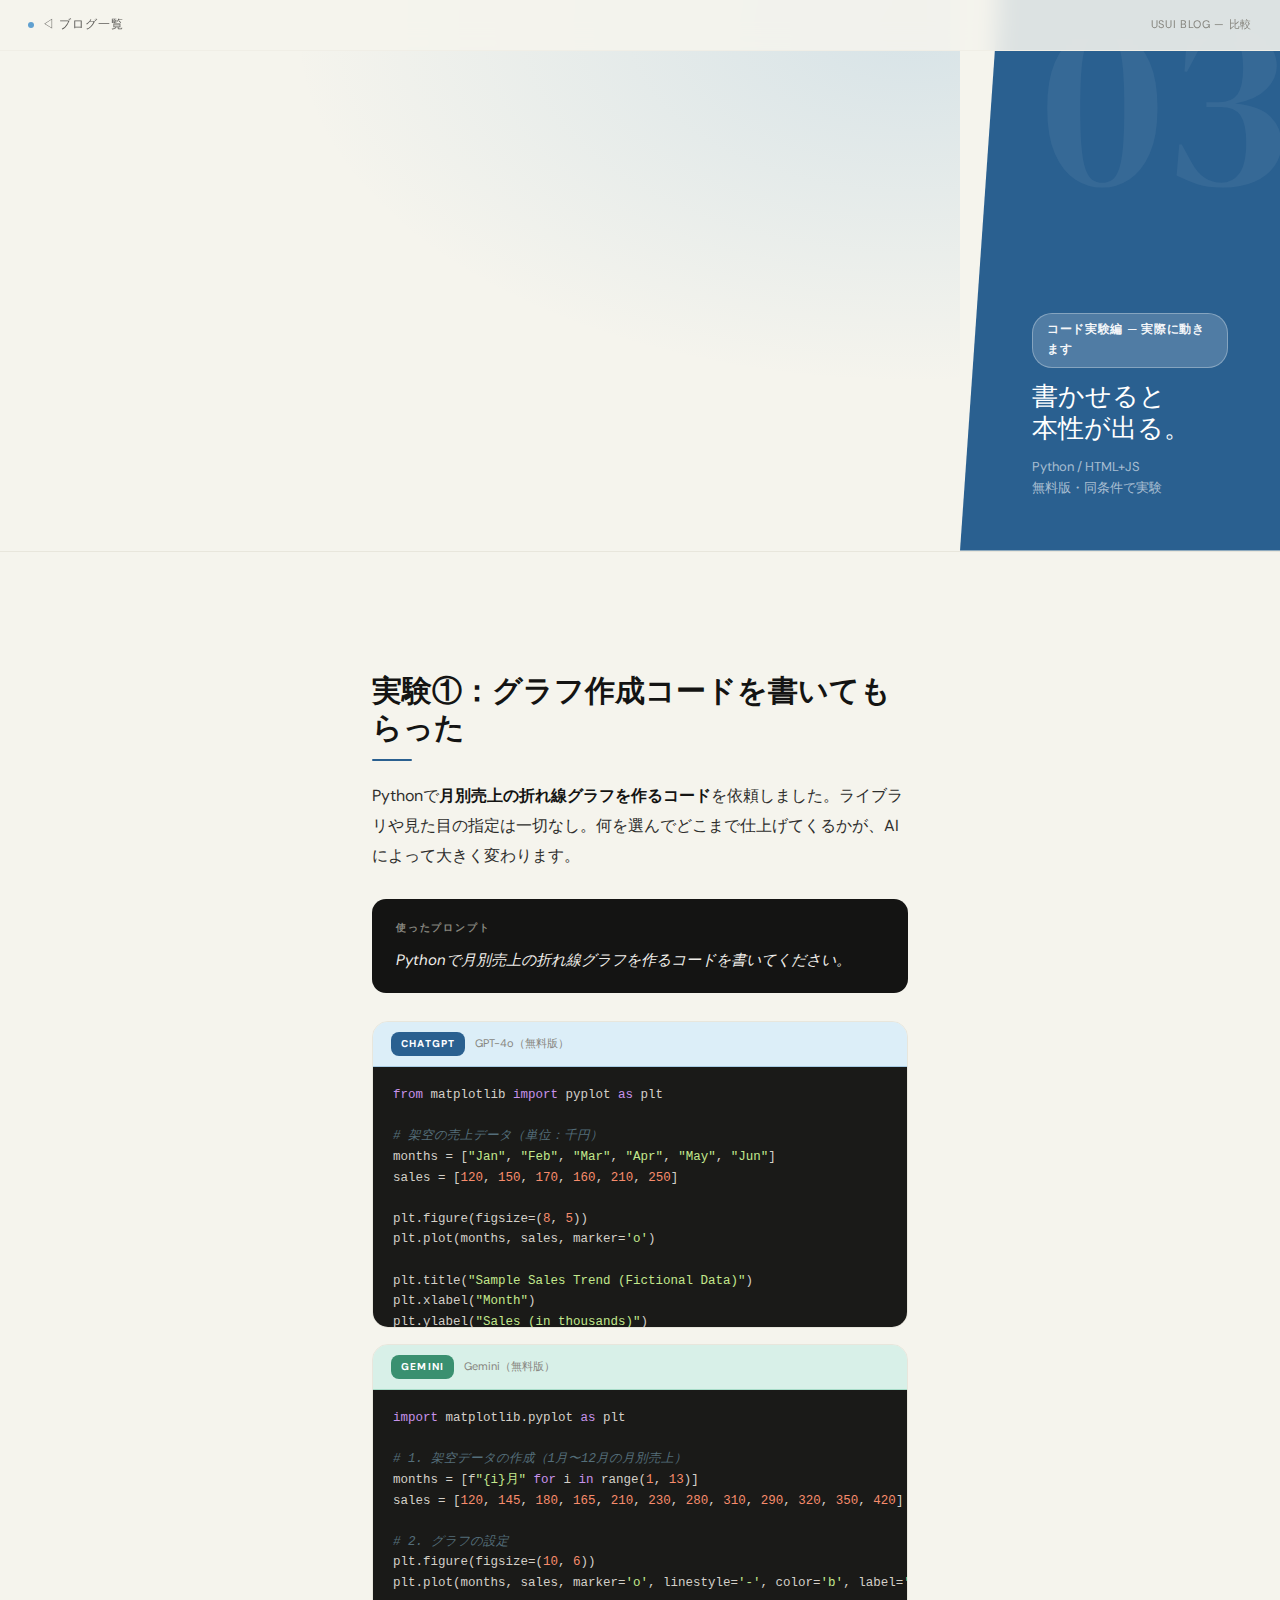
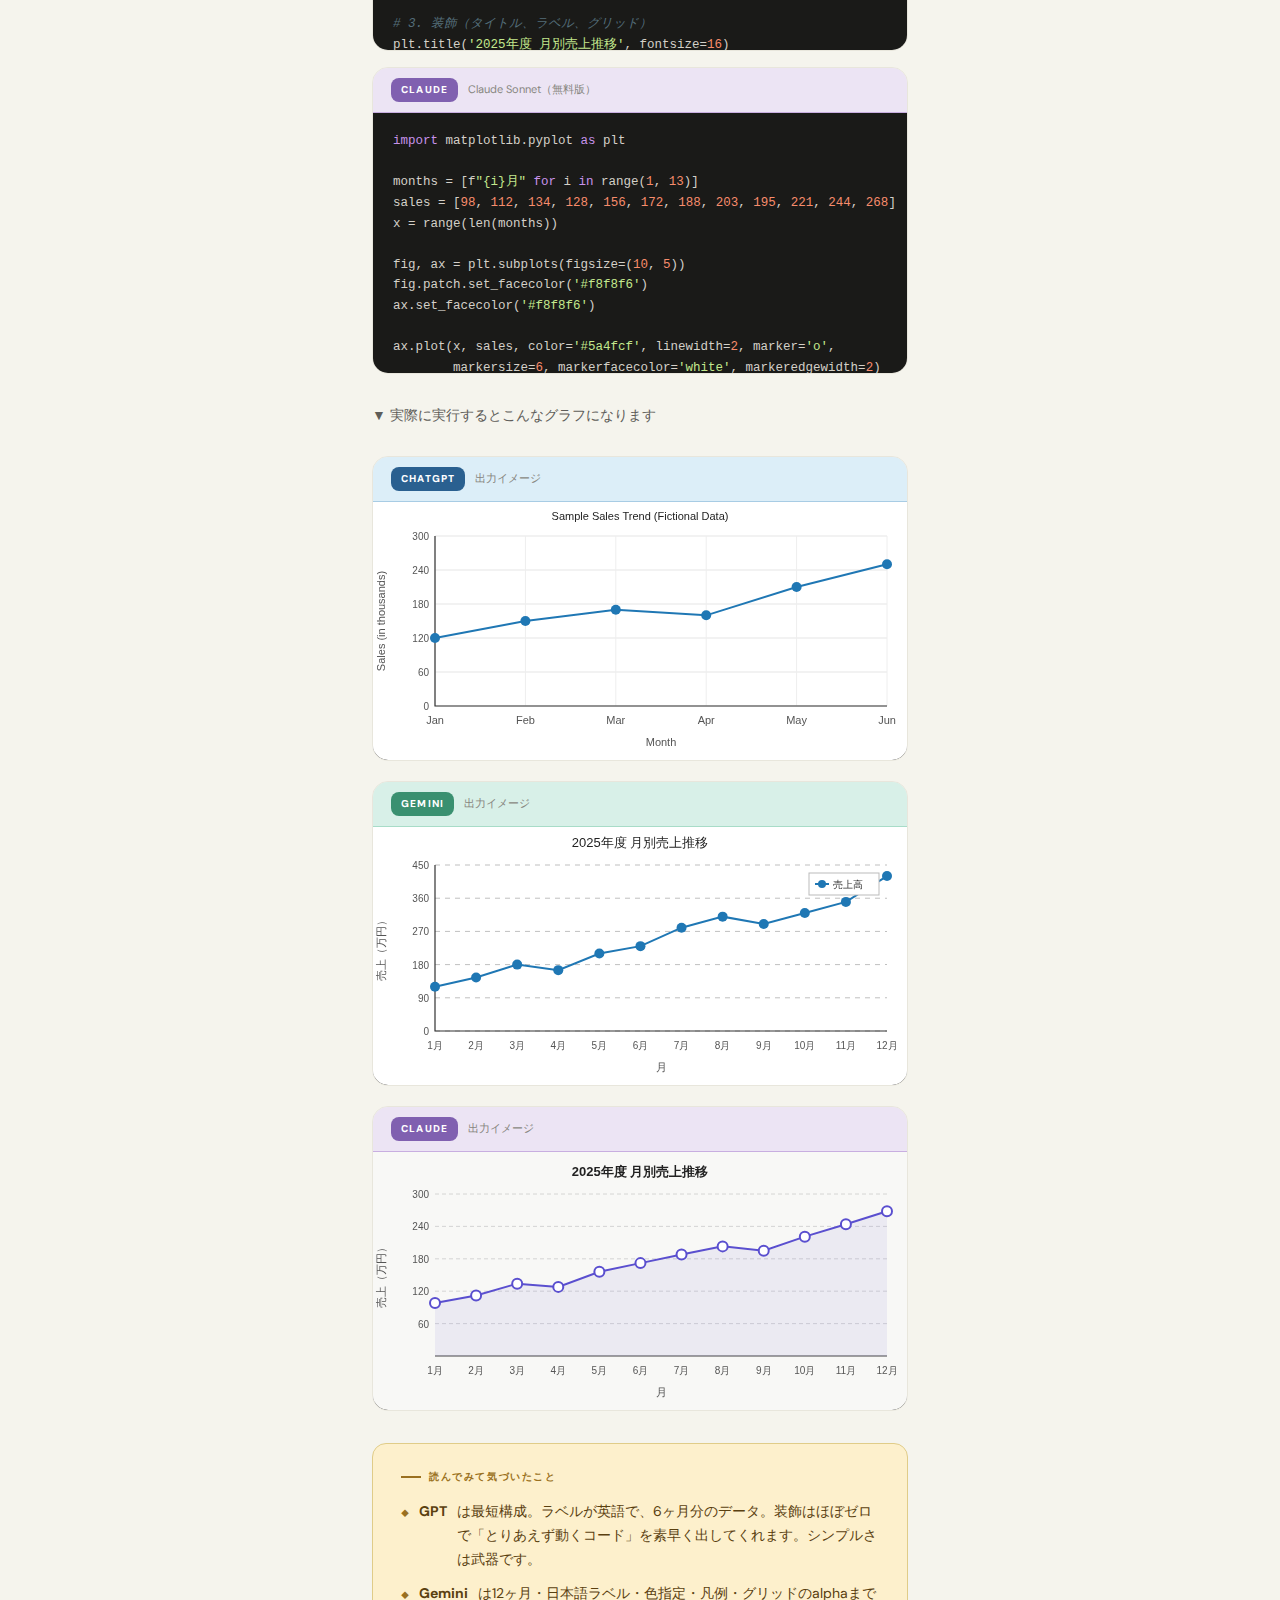
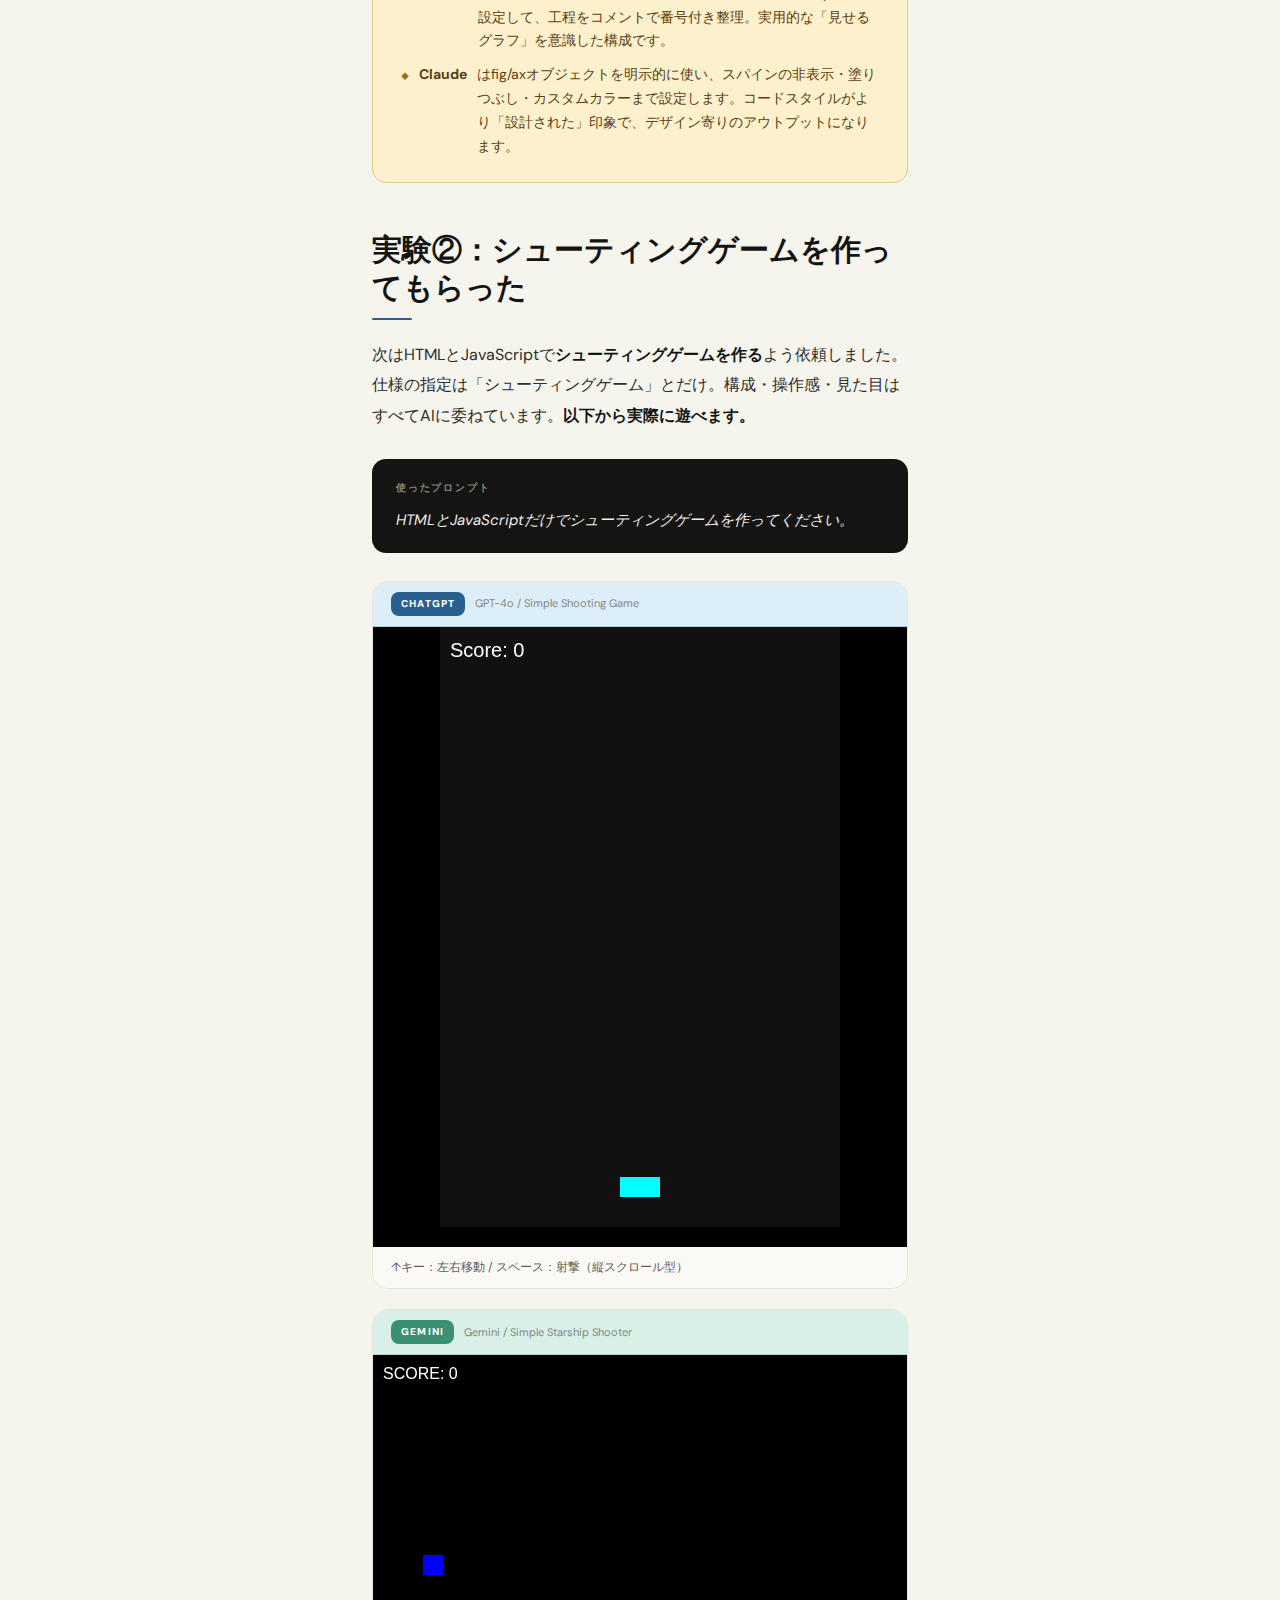
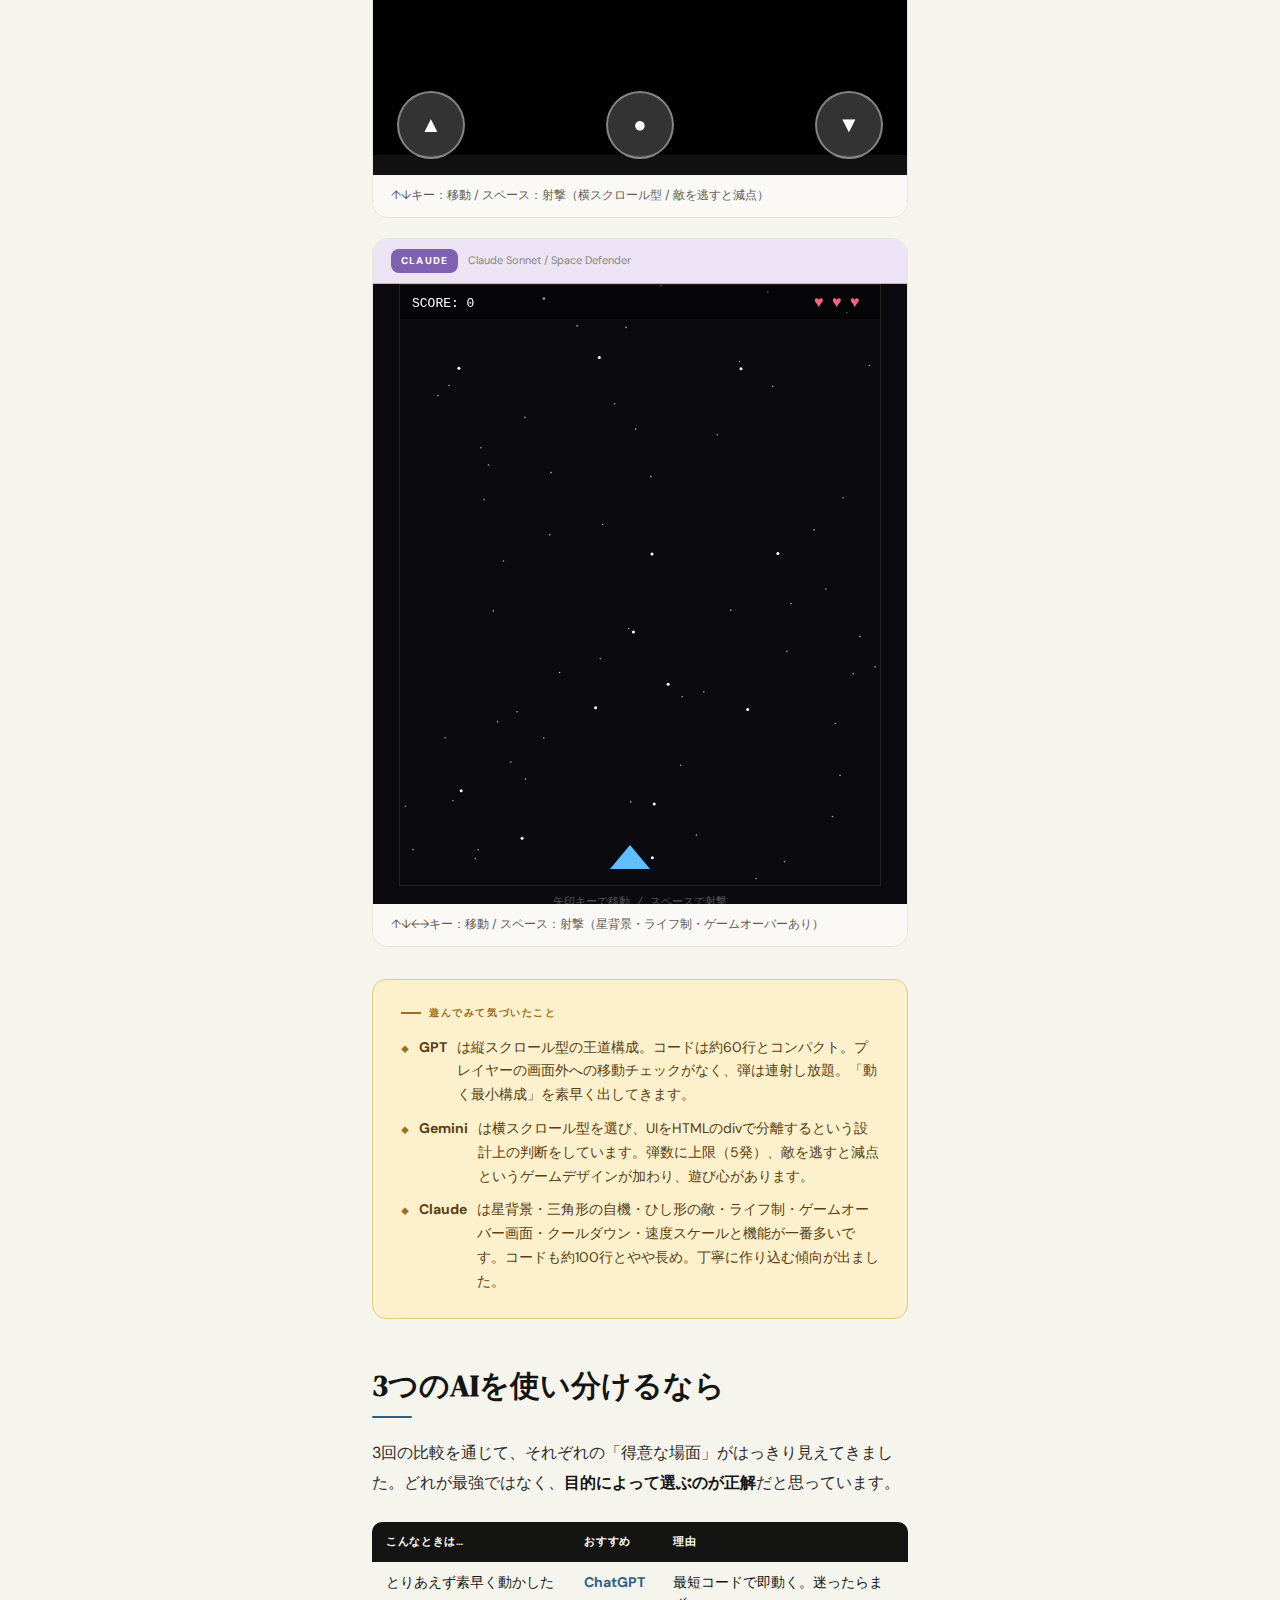
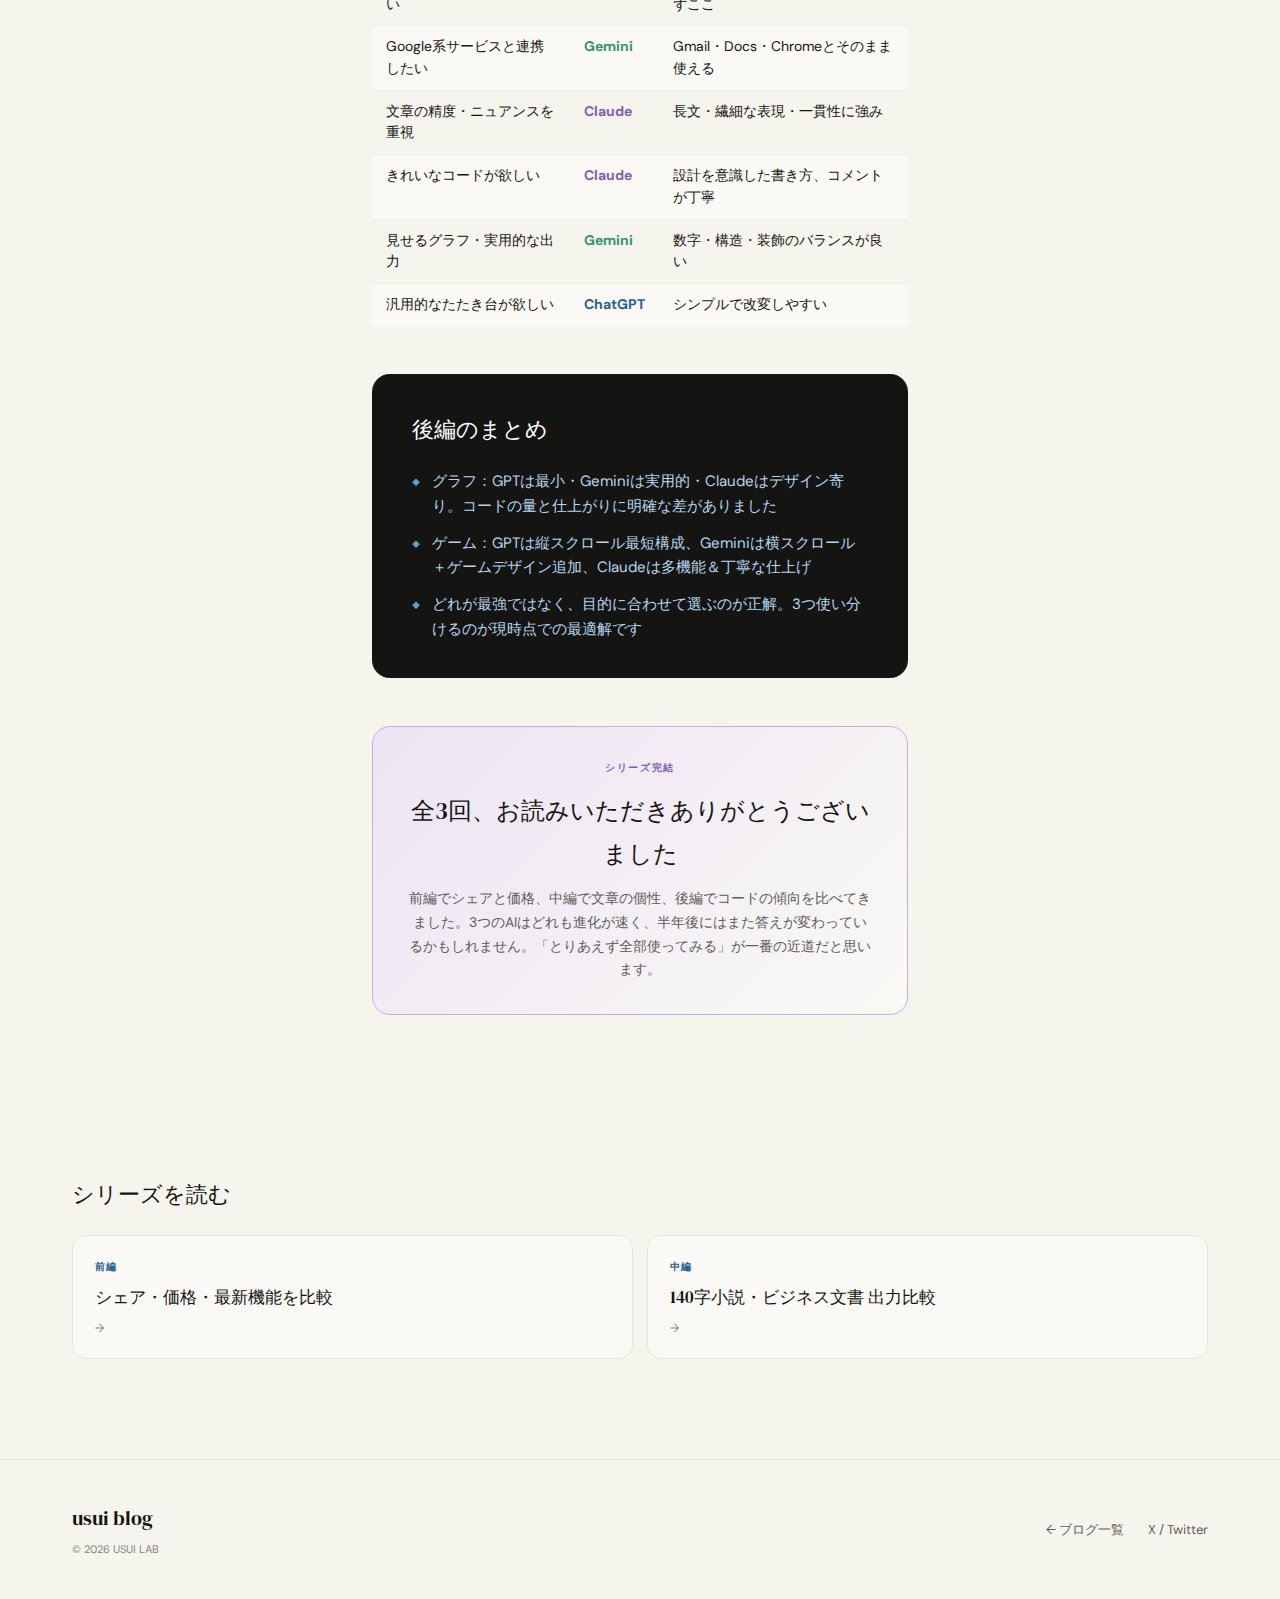
<file: usuiblog/ai-compare-3/index.html>
<!DOCTYPE html>
<html lang="ja">
<head>
  <meta charset="UTF-8">
  <meta name="viewport" content="width=device-width, initial-scale=1.0">
  <title>ChatGPT vs Gemini vs Claude 完全比較【後編】コードを書かせたら、どう違う？ — うすいのAI備忘録</title>
  <meta name="description" content="グラフ作成コードとシューティングゲームを3つのAIに作ってもらいました。コードの書き方・品質・個性の違いをそのまま見せます。">
  <link rel="canonical" href="https://usuilab.com/usuiblog/ai-compare-3/">
  <meta property="og:type" content="article">
  <meta property="og:url" content="https://usuilab.com/usuiblog/ai-compare-3/">
  <meta property="og:title" content="ChatGPT vs Gemini vs Claude 完全比較【後編】— うすいのAI備忘録">
  <meta property="og:description" content="グラフ作成コードとシューティングゲームを3つのAIに作ってもらいました。コードの書き方・品質・個性の違いをそのまま見せます。">
  <meta property="og:image" content="https://usuilab.com/assets/background.jpg">
  <meta property="og:site_name" content="うすいのAI備忘録">
  <meta property="og:locale" content="ja_JP">
  <meta name="twitter:card" content="summary_large_image">
  <meta name="twitter:site" content="@Usui_good">
  <meta name="twitter:creator" content="@Usui_good">
  <meta name="twitter:title" content="ChatGPT vs Gemini vs Claude 完全比較【後編】— うすいのAI備忘録">
  <meta name="twitter:description" content="グラフ作成コードとシューティングゲームを3つのAIに作ってもらいました。コードの書き方・品質・個性の違いをそのまま見せます。">
  <meta name="twitter:image" content="https://usuilab.com/assets/background.jpg">
  <link rel="preconnect" href="https://fonts.googleapis.com">
  <link rel="preconnect" href="https://fonts.gstatic.com" crossorigin>
  <link href="https://fonts.googleapis.com/css2?family=DM+Serif+Display:ital@0;1&family=DM+Sans:ital,opsz,wght@0,9..40,300;0,9..40,400;0,9..40,500;0,9..40,600;1,9..40,300&display=swap" rel="stylesheet">
  <style>
    :root{
      --bg:#f5f4ed;--ivory:#faf9f5;--ink:#141413;
      --cmp:#60a0d0;--cmp-bg:#dceef8;--cmp-bd:#a8cce4;--cmp-tx:#2a6090;
      --mint-bg:#d8f0e8;--mint-bd:#a8dcc8;--mint-tx:#3a9070;
      --lav:#c4a8e0;--lav-bg:#ece4f4;--lav-bd:#c8aee0;--lav-tx:#8060b0;
      --gold-bg:#fdf0cc;--gold-bd:#e0cc88;--gold-tx:#9a7020;
      --stone:#5e5d59;--muted:#87867f;--border:#e8e6dc;--border-lt:#f0eee6;
    }
    *,*::before,*::after{margin:0;padding:0;box-sizing:border-box}
    html{scroll-behavior:smooth}
    body{background:var(--bg);color:var(--ink);font-family:'DM Sans',sans-serif;min-height:100vh;overflow-x:hidden;line-height:1.8}
    .nav{position:fixed;top:0;left:0;right:0;z-index:100;display:flex;align-items:center;justify-content:space-between;padding:14px 28px;background:rgba(245,244,237,.88);backdrop-filter:blur(12px);border-bottom:1px solid var(--border-lt)}
    .nav-back{display:inline-flex;align-items:center;gap:8px;text-decoration:none;font-size:12px;font-weight:500;color:var(--stone);letter-spacing:.08em;text-transform:uppercase;transition:color .2s}
    .nav-back:hover{color:var(--cmp-tx)}
    .nav-back-dot{width:6px;height:6px;background:var(--cmp);border-radius:50%;animation:blink 1.8s ease-in-out infinite}
    @keyframes blink{0%,100%{opacity:1}50%{opacity:.2}}
    .nav-label{font-size:11px;color:var(--muted);letter-spacing:.06em}
    .article-header{padding:120px 28px 64px;max-width:760px;margin:0 auto;text-align:center;position:relative}
    .article-header::before{content:'';position:absolute;top:0;left:50%;transform:translateX(-50%);width:120%;height:100%;background:radial-gradient(ellipse at 60% 20%,rgba(96,160,208,.2) 0%,transparent 50%),radial-gradient(ellipse at 20% 85%,rgba(184,232,216,.15) 0%,transparent 45%);pointer-events:none;z-index:-1}
    @keyframes fade-up{from{opacity:0;transform:translateY(16px)}to{opacity:1;transform:translateY(0)}}
    .article-tag{display:inline-block;background:var(--cmp-bg);color:var(--cmp-tx);border:1px solid var(--cmp-bd);padding:5px 16px;border-radius:16px;font-size:11px;font-weight:600;letter-spacing:.1em;text-transform:uppercase;margin-bottom:16px;opacity:0;animation:fade-up .5s ease forwards .1s}
    .series-badge{display:inline-block;background:var(--ivory);color:var(--stone);border:1px solid var(--border);padding:4px 14px;border-radius:12px;font-size:10px;font-weight:600;letter-spacing:.09em;margin-bottom:22px;opacity:0;animation:fade-up .5s ease forwards .18s}
    .article-title{font-family:'DM Serif Display',serif;font-size:clamp(26px,5vw,50px);line-height:1.1;color:var(--ink);margin-bottom:24px;opacity:0;animation:fade-up .7s cubic-bezier(.16,1,.3,1) forwards .25s}
    .article-title em{font-style:italic;color:var(--cmp-tx)}
    .article-lead{font-size:17px;color:var(--stone);font-weight:300;line-height:1.8;max-width:540px;margin:0 auto 36px;opacity:0;animation:fade-up .6s ease forwards .4s}
    .article-meta{display:flex;align-items:center;justify-content:center;gap:20px;font-size:12px;color:var(--muted);letter-spacing:.05em;opacity:0;animation:fade-up .5s ease forwards .55s}
    .meta-sep{color:var(--border)}
    .divider{max-width:760px;margin:0 auto;padding:0 28px;height:1px;background:var(--border)}
    .article-body{max-width:680px;margin:0 auto;padding:64px 28px 120px}
    .article-body h2{font-family:'DM Serif Display',serif;font-size:clamp(22px,3.2vw,30px);color:var(--ink);margin-top:48px;margin-bottom:20px;line-height:1.25;position:relative;padding-bottom:14px}
    .article-body h2::after{content:'';position:absolute;left:0;bottom:0;width:40px;height:2px;background:var(--cmp-tx);border-radius:2px}
    .article-body h2:first-child{margin-top:0}
    .article-body p{font-size:16px;line-height:1.88;color:#2e2e2c;margin-bottom:22px}
    .article-body p strong{color:var(--ink);font-weight:600}

    .prompt-box{background:var(--ink);border-radius:14px;padding:20px 24px;margin:28px 0}
    .prompt-label{font-size:10px;font-weight:700;letter-spacing:.18em;text-transform:uppercase;color:var(--muted);margin-bottom:10px}
    .prompt-text{font-size:15px;color:#f0eeea;line-height:1.75;font-style:italic}

    /* コードカード */
    .code-cards{display:flex;flex-direction:column;gap:16px;margin:28px 0}
    .code-card{border-radius:16px;overflow:hidden;border:1px solid var(--border)}
    .code-card-head{padding:10px 18px;display:flex;align-items:center;gap:10px}
    .head-gpt{background:var(--cmp-bg);border-bottom:1px solid var(--cmp-bd)}
    .head-gem{background:var(--mint-bg);border-bottom:1px solid var(--mint-bd)}
    .head-cla{background:var(--lav-bg);border-bottom:1px solid var(--lav-bd)}
    .ai-badge{font-size:10px;font-weight:800;letter-spacing:.12em;text-transform:uppercase;padding:3px 10px;border-radius:8px}
    .badge-gpt{background:var(--cmp-tx);color:#fff}
    .badge-gem{background:var(--mint-tx);color:#fff}
    .badge-cla{background:var(--lav-tx);color:#fff}
    .code-card-model{font-size:11px;color:var(--muted)}
    pre{margin:0;background:#1a1a18;overflow-x:auto;max-height:260px;overflow-y:auto}
    pre code{display:block;padding:18px 20px;font-size:12.5px;line-height:1.65;color:#d4d0c8;font-family:'Courier New',monospace;white-space:pre}
    .kw{color:#c792ea}.fn{color:#82aaff}.st{color:#c3e88d}.cm{color:#546e7a;font-style:italic}.nm{color:#f78c6c}

    /* ゲームプレビュー */
    .game-cards{display:flex;flex-direction:column;gap:20px;margin:28px 0}
    .game-card{border-radius:16px;overflow:hidden;border:1px solid var(--border)}
    .game-card-head{padding:10px 18px;display:flex;align-items:center;gap:10px}
    .game-frame{width:100%;background:#000;display:block;border:0}
    .game-caption{background:var(--ivory);padding:10px 18px;font-size:12px;color:var(--stone)}

    /* 観察ポイント */
    .obs-box{border-radius:14px;padding:24px 28px;margin:32px 0;background:var(--gold-bg);border:1px solid var(--gold-bd)}
    .obs-label{font-size:10px;font-weight:700;letter-spacing:.16em;text-transform:uppercase;color:var(--gold-tx);margin-bottom:14px;display:flex;align-items:center;gap:8px}
    .obs-label::before{content:'';display:inline-block;width:20px;height:2px;background:var(--gold-tx)}
    .obs-list{display:flex;flex-direction:column;gap:10px}
    .obs-item{font-size:14px;color:#5a4010;line-height:1.7;display:flex;gap:10px;align-items:flex-start}
    .obs-item::before{content:'◆';font-size:8px;color:var(--gold-tx);flex-shrink:0;margin-top:7px}

    /* 総評テーブル */
    .eval-table{width:100%;border-collapse:collapse;margin:24px 0;font-size:14px}
    .eval-table th{background:var(--ink);color:var(--ivory);padding:10px 14px;text-align:left;font-size:11px;font-weight:600;letter-spacing:.06em}
    .eval-table th:first-child{border-radius:10px 0 0 0}
    .eval-table th:last-child{border-radius:0 10px 0 0}
    .eval-table td{padding:10px 14px;border-bottom:1px solid var(--border-lt);vertical-align:top;line-height:1.55}
    .eval-table tr:last-child td{border-bottom:none}
    .eval-table tr:nth-child(even) td{background:var(--ivory)}
    .tx-gpt{color:var(--cmp-tx);font-weight:700}
    .tx-gem{color:var(--mint-tx);font-weight:700}
    .tx-cla{color:var(--lav-tx);font-weight:700}

    .summary{background:var(--ink);color:var(--ivory);border-radius:18px;padding:36px 40px;margin:48px 0 0}
    .summary-title{font-family:'DM Serif Display',serif;font-size:22px;margin-bottom:20px;color:#fff}
    .summary-list{list-style:none;display:flex;flex-direction:column;gap:12px}
    .summary-list li{font-size:15px;color:#b8d4ec;display:flex;gap:12px;align-items:flex-start;line-height:1.65}
    .summary-list li::before{content:'◆';font-size:8px;color:var(--cmp);flex-shrink:0;margin-top:7px}

    .series-end{border-radius:18px;padding:32px 36px;margin:48px 0 0;background:linear-gradient(135deg,var(--lav-bg) 0%,var(--ivory) 100%);border:1px solid var(--lav-bd);text-align:center}
    .series-end-label{font-size:10px;font-weight:700;letter-spacing:.16em;text-transform:uppercase;color:var(--lav-tx);margin-bottom:12px}
    .series-end-title{font-family:'DM Serif Display',serif;font-size:24px;color:var(--ink);margin-bottom:12px}
    .series-end-body{font-size:14px;color:var(--stone);line-height:1.7}

    .next-section{max-width:680px;margin:0 auto;padding:0 28px 100px}
    .next-title{font-family:'DM Serif Display',serif;font-size:22px;margin-bottom:20px;color:var(--ink)}
    .next-cards{display:grid;grid-template-columns:1fr 1fr;gap:14px}
    .next-card{background:var(--ivory);border:1px solid var(--border);border-radius:14px;padding:22px 22px 18px;text-decoration:none;display:block;transition:transform .25s cubic-bezier(.34,1.56,.64,1),box-shadow .25s}
    .next-card:hover{transform:translateY(-5px);box-shadow:0 16px 48px rgba(0,0,0,.08)}
    .next-card-tag{font-size:10px;font-weight:700;letter-spacing:.09em;text-transform:uppercase;margin-bottom:10px;display:block}
    .next-card-title{font-family:'DM Serif Display',serif;font-size:17px;color:var(--ink);line-height:1.3;margin-bottom:10px}
    .next-card-arrow{font-size:12px;color:var(--muted)}
    .footer{border-top:1px solid var(--border);padding:40px 28px;max-width:760px;margin:0 auto;display:flex;align-items:center;justify-content:space-between}
    .footer-brand{font-family:'DM Serif Display',serif;font-size:20px;color:var(--ink)}
    .footer-copy{font-size:11px;color:var(--muted);margin-top:4px}
    .footer-links{display:flex;gap:24px}
    .footer-link{font-size:13px;color:var(--stone);text-decoration:none;transition:color .2s}
    .footer-link:hover{color:var(--ink)}

    @media(min-width:900px){
      .article-header{max-width:none;padding:0;text-align:left;display:grid;grid-template-columns:1fr 320px;min-height:480px;margin:0}
      .article-header::before{display:none}
      .header-left{padding:130px 72px 80px;background:radial-gradient(ellipse at 95% 5%,rgba(96,160,208,.2) 0%,transparent 48%),var(--bg);display:flex;flex-direction:column;justify-content:center}
      .header-right{background:var(--cmp-tx);position:relative;overflow:hidden;clip-path:polygon(12% 0,100% 0,100% 100%,0 100%);display:flex;flex-direction:column;justify-content:flex-end;padding:48px 52px 52px 72px;gap:12px}
      .header-right::before{content:'03';position:absolute;top:-20px;right:-10px;font-family:'DM Serif Display',serif;font-size:240px;color:rgba(255,255,255,.06);line-height:1;pointer-events:none}
      .hr-badge{display:inline-flex;align-items:center;gap:6px;background:rgba(255,255,255,.18);border:1px solid rgba(255,255,255,.3);border-radius:20px;padding:6px 14px;font-size:11.5px;font-weight:600;color:rgba(255,255,255,.95);letter-spacing:.06em;width:fit-content}
      .article-tag,.series-badge{align-self:flex-start}
      .article-tag{margin-bottom:10px}
      .article-lead{max-width:520px;margin:0 0 32px}
      .article-meta{justify-content:flex-start}
      .divider{max-width:none;padding:0 72px}
      .article-body{max-width:680px;padding:72px 72px 120px}
      .next-section{max-width:none;padding:40px 72px 100px}
      .footer{max-width:none;padding:40px 72px}
    }
    @media(max-width:899px){.header-right{display:none}}
    @media(max-width:640px){
      .nav{padding:12px 18px}
      .article-header{padding:90px 20px 48px}
      .article-body{padding:48px 20px 80px}
      .next-cards{grid-template-columns:1fr}
      .next-section{padding:0 20px 80px}
      .summary{padding:28px 24px}
      .footer{padding:32px 20px;flex-direction:column;gap:20px;align-items:flex-start}
    }
  </style>
  <script async src="https://pagead2.googlesyndication.com/pagead/js/adsbygoogle.js?client=ca-pub-6308685522301286" crossorigin="anonymous"></script>
  <script type="application/ld+json">
  {
    "@context": "https://schema.org",
    "@type": "Article",
    "headline": "ChatGPT vs Gemini vs Claude 完全比較【後編】コードを書かせたら、どう違う？",
    "description": "グラフ作成コードとシューティングゲームを3つのAIに作ってもらいました。コードの書き方・品質・個性の違いをそのまま見せます。",
    "url": "https://usuilab.com/usuiblog/ai-compare-3/",
    "datePublished": "2026-04-13",
    "dateModified": "2026-04-13",
    "author": { "@type": "Person", "name": "うすい", "url": "https://x.com/Usui_good" },
    "publisher": { "@type": "Organization", "name": "うすいのAI備忘録", "url": "https://usuilab.com/usuiblog/" },
    "image": "https://usuilab.com/assets/background.jpg",
    "inLanguage": "ja"
  }
  </script>
</head>
<body>

  <nav class="nav">
    <a href="../" class="nav-back"><span class="nav-back-dot"></span>◁ ブログ一覧</a>
    <span class="nav-label">USUI BLOG — 比較</span>
  </nav>

  <header class="article-header">
    <div class="header-left">
      <span class="article-tag">徹底比較</span>
      <span class="series-badge">後編 / 全3回</span>
      <h1 class="article-title"><em>コードを書かせたら、</em><br>どう違う？</h1>
      <p class="article-lead">
        グラフ作成・ゲーム制作を同じ条件で依頼。<br>
        コードの個性と完成度を比べてみました。
      </p>
      <div class="article-meta">
        <span>2026年4月</span>
        <span class="meta-sep">|</span>
        <span>10 min read</span>
        <span class="meta-sep">|</span>
        <span>うすい</span>
      </div>
    </div>
    <div class="header-right">
      <div class="hr-badge">コード実験編 — 実際に動きます</div>
      <div style="font-family:'DM Serif Display',serif;font-size:26px;color:#fff;line-height:1.25;">書かせると<br>本性が出る。</div>
      <div style="font-size:13px;color:rgba(255,255,255,.6);line-height:1.6;">Python / HTML+JS<br>無料版・同条件で実験</div>
    </div>
  </header>

  <div class="divider"></div>

  <article class="article-body">

    <ins class="adsbygoogle" style="display:block;margin:0 0 40px" data-ad-client="ca-pub-6308685522301286" data-ad-slot="2443601635" data-ad-format="auto" data-full-width-responsive="true"></ins>
    <script>(adsbygoogle = window.adsbygoogle || []).push({});</script>

    <h2 id="s1">実験①：グラフ作成コードを書いてもらった</h2>

    <p>Pythonで<strong>月別売上の折れ線グラフを作るコード</strong>を依頼しました。ライブラリや見た目の指定は一切なし。何を選んでどこまで仕上げてくるかが、AIによって大きく変わります。</p>

    <div class="prompt-box">
      <div class="prompt-label">使ったプロンプト</div>
      <div class="prompt-text">Pythonで月別売上の折れ線グラフを作るコードを書いてください。</div>
    </div>

    <div class="code-cards">
      <div class="code-card">
        <div class="code-card-head head-gpt">
          <span class="ai-badge badge-gpt">ChatGPT</span>
          <span class="code-card-model">GPT-4o（無料版）</span>
        </div>
        <pre><code><span class="kw">from</span> matplotlib <span class="kw">import</span> pyplot <span class="kw">as</span> plt

<span class="cm"># 架空の売上データ（単位：千円）</span>
months = [<span class="st">"Jan"</span>, <span class="st">"Feb"</span>, <span class="st">"Mar"</span>, <span class="st">"Apr"</span>, <span class="st">"May"</span>, <span class="st">"Jun"</span>]
sales = [<span class="nm">120</span>, <span class="nm">150</span>, <span class="nm">170</span>, <span class="nm">160</span>, <span class="nm">210</span>, <span class="nm">250</span>]

plt.figure(figsize=(<span class="nm">8</span>, <span class="nm">5</span>))
plt.plot(months, sales, marker=<span class="st">'o'</span>)

plt.title(<span class="st">"Sample Sales Trend (Fictional Data)"</span>)
plt.xlabel(<span class="st">"Month"</span>)
plt.ylabel(<span class="st">"Sales (in thousands)"</span>)
plt.grid(<span class="kw">True</span>)

plt.show()</code></pre>
      </div>
      <div class="code-card">
        <div class="code-card-head head-gem">
          <span class="ai-badge badge-gem">Gemini</span>
          <span class="code-card-model">Gemini（無料版）</span>
        </div>
        <pre><code><span class="kw">import</span> matplotlib.pyplot <span class="kw">as</span> plt

<span class="cm"># 1. 架空データの作成（1月〜12月の月別売上）</span>
months = [f<span class="st">"{i}月"</span> <span class="kw">for</span> i <span class="kw">in</span> range(<span class="nm">1</span>, <span class="nm">13</span>)]
sales = [<span class="nm">120</span>, <span class="nm">145</span>, <span class="nm">180</span>, <span class="nm">165</span>, <span class="nm">210</span>, <span class="nm">230</span>, <span class="nm">280</span>, <span class="nm">310</span>, <span class="nm">290</span>, <span class="nm">320</span>, <span class="nm">350</span>, <span class="nm">420</span>]

<span class="cm"># 2. グラフの設定</span>
plt.figure(figsize=(<span class="nm">10</span>, <span class="nm">6</span>))
plt.plot(months, sales, marker=<span class="st">'o'</span>, linestyle=<span class="st">'-'</span>, color=<span class="st">'b'</span>, label=<span class="st">'売上高'</span>)

<span class="cm"># 3. 装飾（タイトル、ラベル、グリッド）</span>
plt.title(<span class="st">'2025年度 月別売上推移'</span>, fontsize=<span class="nm">16</span>)
plt.xlabel(<span class="st">'月'</span>, fontsize=<span class="nm">12</span>)
plt.ylabel(<span class="st">'売上（万円）'</span>, fontsize=<span class="nm">12</span>)
plt.grid(<span class="kw">True</span>, linestyle=<span class="st">'--'</span>, alpha=<span class="nm">0.7</span>)
plt.legend()

<span class="cm"># 4. グラフの表示</span>
plt.show()</code></pre>
      </div>
      <div class="code-card">
        <div class="code-card-head head-cla">
          <span class="ai-badge badge-cla">Claude</span>
          <span class="code-card-model">Claude Sonnet（無料版）</span>
        </div>
        <pre><code><span class="kw">import</span> matplotlib.pyplot <span class="kw">as</span> plt

months = [f<span class="st">"{i}月"</span> <span class="kw">for</span> i <span class="kw">in</span> range(<span class="nm">1</span>, <span class="nm">13</span>)]
sales = [<span class="nm">98</span>, <span class="nm">112</span>, <span class="nm">134</span>, <span class="nm">128</span>, <span class="nm">156</span>, <span class="nm">172</span>, <span class="nm">188</span>, <span class="nm">203</span>, <span class="nm">195</span>, <span class="nm">221</span>, <span class="nm">244</span>, <span class="nm">268</span>]
x = range(len(months))

fig, ax = plt.subplots(figsize=(<span class="nm">10</span>, <span class="nm">5</span>))
fig.patch.set_facecolor(<span class="st">'#f8f8f6'</span>)
ax.set_facecolor(<span class="st">'#f8f8f6'</span>)

ax.plot(x, sales, color=<span class="st">'#5a4fcf'</span>, linewidth=<span class="nm">2</span>, marker=<span class="st">'o'</span>,
        markersize=<span class="nm">6</span>, markerfacecolor=<span class="st">'white'</span>, markeredgewidth=<span class="nm">2</span>)
ax.fill_between(x, sales, alpha=<span class="nm">0.08</span>, color=<span class="st">'#5a4fcf'</span>)

ax.spines[[<span class="st">'top'</span>, <span class="st">'right'</span>, <span class="st">'left'</span>]].set_visible(<span class="kw">False</span>)
ax.grid(axis=<span class="st">'y'</span>, linestyle=<span class="st">':'</span>, color=<span class="st">'#cccccc'</span>, linewidth=<span class="nm">0.8</span>)
ax.tick_params(colors=<span class="st">'#555555'</span>, labelsize=<span class="nm">10</span>)
ax.set_xticks(x)
ax.set_xticklabels(months)

ax.set_title(<span class="st">'2025年度 月別売上推移'</span>, fontsize=<span class="nm">14</span>, fontweight=<span class="st">'bold'</span>,
             color=<span class="st">'#222222'</span>, pad=<span class="nm">16</span>)
ax.set_xlabel(<span class="st">'月'</span>, fontsize=<span class="nm">11</span>, color=<span class="st">'#555555'</span>)
ax.set_ylabel(<span class="st">'売上（万円）'</span>, fontsize=<span class="nm">11</span>, color=<span class="st">'#555555'</span>)

plt.tight_layout()
plt.show()</code></pre>
      </div>
    </div>

    <p style="font-size:14px;color:var(--stone);margin:28px 0 4px;">▼ 実際に実行するとこんなグラフになります</p>
    <div class="game-cards">
      <div class="game-card">
        <div class="game-card-head head-gpt">
          <span class="ai-badge badge-gpt">ChatGPT</span>
          <span class="code-card-model">出力イメージ</span>
        </div>
        <iframe class="game-frame" src="chart-gpt.html" height="258" scrolling="no" title="GPT製グラフ出力イメージ"></iframe>
      </div>
      <div class="game-card">
        <div class="game-card-head head-gem">
          <span class="ai-badge badge-gem">Gemini</span>
          <span class="code-card-model">出力イメージ</span>
        </div>
        <iframe class="game-frame" src="chart-gem.html" height="258" scrolling="no" title="Gemini製グラフ出力イメージ"></iframe>
      </div>
      <div class="game-card">
        <div class="game-card-head head-cla">
          <span class="ai-badge badge-cla">Claude</span>
          <span class="code-card-model">出力イメージ</span>
        </div>
        <iframe class="game-frame" src="chart-cla.html" height="258" scrolling="no" title="Claude製グラフ出力イメージ"></iframe>
      </div>
    </div>

    <div class="obs-box">
      <div class="obs-label">読んでみて気づいたこと</div>
      <div class="obs-list">
        <div class="obs-item"><strong>GPT</strong>は最短構成。ラベルが英語で、6ヶ月分のデータ。装飾はほぼゼロで「とりあえず動くコード」を素早く出してくれます。シンプルさは武器です。</div>
        <div class="obs-item"><strong>Gemini</strong>は12ヶ月・日本語ラベル・色指定・凡例・グリッドのalphaまで設定して、工程をコメントで番号付き整理。実用的な「見せるグラフ」を意識した構成です。</div>
        <div class="obs-item"><strong>Claude</strong>はfig/axオブジェクトを明示的に使い、スパインの非表示・塗りつぶし・カスタムカラーまで設定します。コードスタイルがより「設計された」印象で、デザイン寄りのアウトプットになります。</div>
      </div>
    </div>

    <ins class="adsbygoogle" style="display:block;margin:40px 0" data-ad-client="ca-pub-6308685522301286" data-ad-slot="2443601635" data-ad-format="auto" data-full-width-responsive="true"></ins>
    <script>(adsbygoogle = window.adsbygoogle || []).push({});</script>

    <h2 id="s2">実験②：シューティングゲームを作ってもらった</h2>

    <p>次はHTMLとJavaScriptで<strong>シューティングゲームを作る</strong>よう依頼しました。仕様の指定は「シューティングゲーム」とだけ。構成・操作感・見た目はすべてAIに委ねています。<strong>以下から実際に遊べます。</strong></p>

    <div class="prompt-box">
      <div class="prompt-label">使ったプロンプト</div>
      <div class="prompt-text">HTMLとJavaScriptだけでシューティングゲームを作ってください。</div>
    </div>

    <div class="game-cards">
      <div class="game-card">
        <div class="game-card-head head-gpt">
          <span class="ai-badge badge-gpt">ChatGPT</span>
          <span class="code-card-model">GPT-4o / Simple Shooting Game</span>
        </div>
        <iframe class="game-frame" src="game-gpt.html" height="620" scrolling="no" title="GPT製シューティングゲーム"></iframe>
        <div class="game-caption">↑キー：左右移動 / スペース：射撃（縦スクロール型）</div>
      </div>
      <div class="game-card">
        <div class="game-card-head head-gem">
          <span class="ai-badge badge-gem">Gemini</span>
          <span class="code-card-model">Gemini / Simple Starship Shooter</span>
        </div>
        <iframe class="game-frame" src="game-gem.html" height="420" scrolling="no" title="Gemini製シューティングゲーム"></iframe>
        <div class="game-caption">↑↓キー：移動 / スペース：射撃（横スクロール型 / 敵を逃すと減点）</div>
      </div>
      <div class="game-card">
        <div class="game-card-head head-cla">
          <span class="ai-badge badge-cla">Claude</span>
          <span class="code-card-model">Claude Sonnet / Space Defender</span>
        </div>
        <iframe class="game-frame" src="game-cla.html" height="620" scrolling="no" title="Claude製シューティングゲーム"></iframe>
        <div class="game-caption">↑↓←→キー：移動 / スペース：射撃（星背景・ライフ制・ゲームオーバーあり）</div>
      </div>
    </div>

    <div class="obs-box">
      <div class="obs-label">遊んでみて気づいたこと</div>
      <div class="obs-list">
        <div class="obs-item"><strong>GPT</strong>は縦スクロール型の王道構成。コードは約60行とコンパクト。プレイヤーの画面外への移動チェックがなく、弾は連射し放題。「動く最小構成」を素早く出してきます。</div>
        <div class="obs-item"><strong>Gemini</strong>は横スクロール型を選び、UIをHTMLのdivで分離するという設計上の判断をしています。弾数に上限（5発）、敵を逃すと減点というゲームデザインが加わり、遊び心があります。</div>
        <div class="obs-item"><strong>Claude</strong>は星背景・三角形の自機・ひし形の敵・ライフ制・ゲームオーバー画面・クールダウン・速度スケールと機能が一番多いです。コードも約100行とやや長め。丁寧に作り込む傾向が出ました。</div>
      </div>
    </div>

    <h2 id="s3">3つのAIを使い分けるなら</h2>

    <p>3回の比較を通じて、それぞれの「得意な場面」がはっきり見えてきました。どれが最強ではなく、<strong>目的によって選ぶのが正解</strong>だと思っています。</p>

    <table class="eval-table">
      <thead>
        <tr><th>こんなときは…</th><th>おすすめ</th><th>理由</th></tr>
      </thead>
      <tbody>
        <tr><td>とりあえず素早く動かしたい</td><td class="tx-gpt">ChatGPT</td><td>最短コードで即動く。迷ったらまずここ</td></tr>
        <tr><td>Google系サービスと連携したい</td><td class="tx-gem">Gemini</td><td>Gmail・Docs・Chromeとそのまま使える</td></tr>
        <tr><td>文章の精度・ニュアンスを重視</td><td class="tx-cla">Claude</td><td>長文・繊細な表現・一貫性に強み</td></tr>
        <tr><td>きれいなコードが欲しい</td><td class="tx-cla">Claude</td><td>設計を意識した書き方、コメントが丁寧</td></tr>
        <tr><td>見せるグラフ・実用的な出力</td><td class="tx-gem">Gemini</td><td>数字・構造・装飾のバランスが良い</td></tr>
        <tr><td>汎用的なたたき台が欲しい</td><td class="tx-gpt">ChatGPT</td><td>シンプルで改変しやすい</td></tr>
      </tbody>
    </table>

    <div class="summary">
      <div class="summary-title">後編のまとめ</div>
      <ul class="summary-list">
        <li>グラフ：GPTは最小・Geminiは実用的・Claudeはデザイン寄り。コードの量と仕上がりに明確な差がありました</li>
        <li>ゲーム：GPTは縦スクロール最短構成、Geminiは横スクロール＋ゲームデザイン追加、Claudeは多機能＆丁寧な仕上げ</li>
        <li>どれが最強ではなく、目的に合わせて選ぶのが正解。3つ使い分けるのが現時点での最適解です</li>
      </ul>
    </div>

    <div class="series-end">
      <div class="series-end-label">シリーズ完結</div>
      <div class="series-end-title">全3回、お読みいただきありがとうございました</div>
      <div class="series-end-body">前編でシェアと価格、中編で文章の個性、後編でコードの傾向を比べてきました。3つのAIはどれも進化が速く、半年後にはまた答えが変わっているかもしれません。「とりあえず全部使ってみる」が一番の近道だと思います。</div>
    </div>

  </article>

  <section class="next-section">
    <div class="next-title">シリーズを読む</div>
    <div class="next-cards">
      <a href="../ai-compare/" class="next-card">
        <span class="next-card-tag" style="color:var(--cmp-tx)">前編</span>
        <div class="next-card-title">シェア・価格・最新機能を比較</div>
        <div class="next-card-arrow">→</div>
      </a>
      <a href="../ai-compare-2/" class="next-card">
        <span class="next-card-tag" style="color:var(--cmp-tx)">中編</span>
        <div class="next-card-title">140字小説・ビジネス文書 出力比較</div>
        <div class="next-card-arrow">→</div>
      </a>
    </div>
  </section>

  <footer class="footer">
    <div>
      <div class="footer-brand">usui blog</div>
      <div class="footer-copy">© 2026 USUI LAB</div>
    </div>
    <div class="footer-links">
      <a href="../" class="footer-link">← ブログ一覧</a>
      <a href="https://x.com/Usui_good" class="footer-link">X / Twitter</a>
    </div>
  </footer>

</body>
</html>
</file>
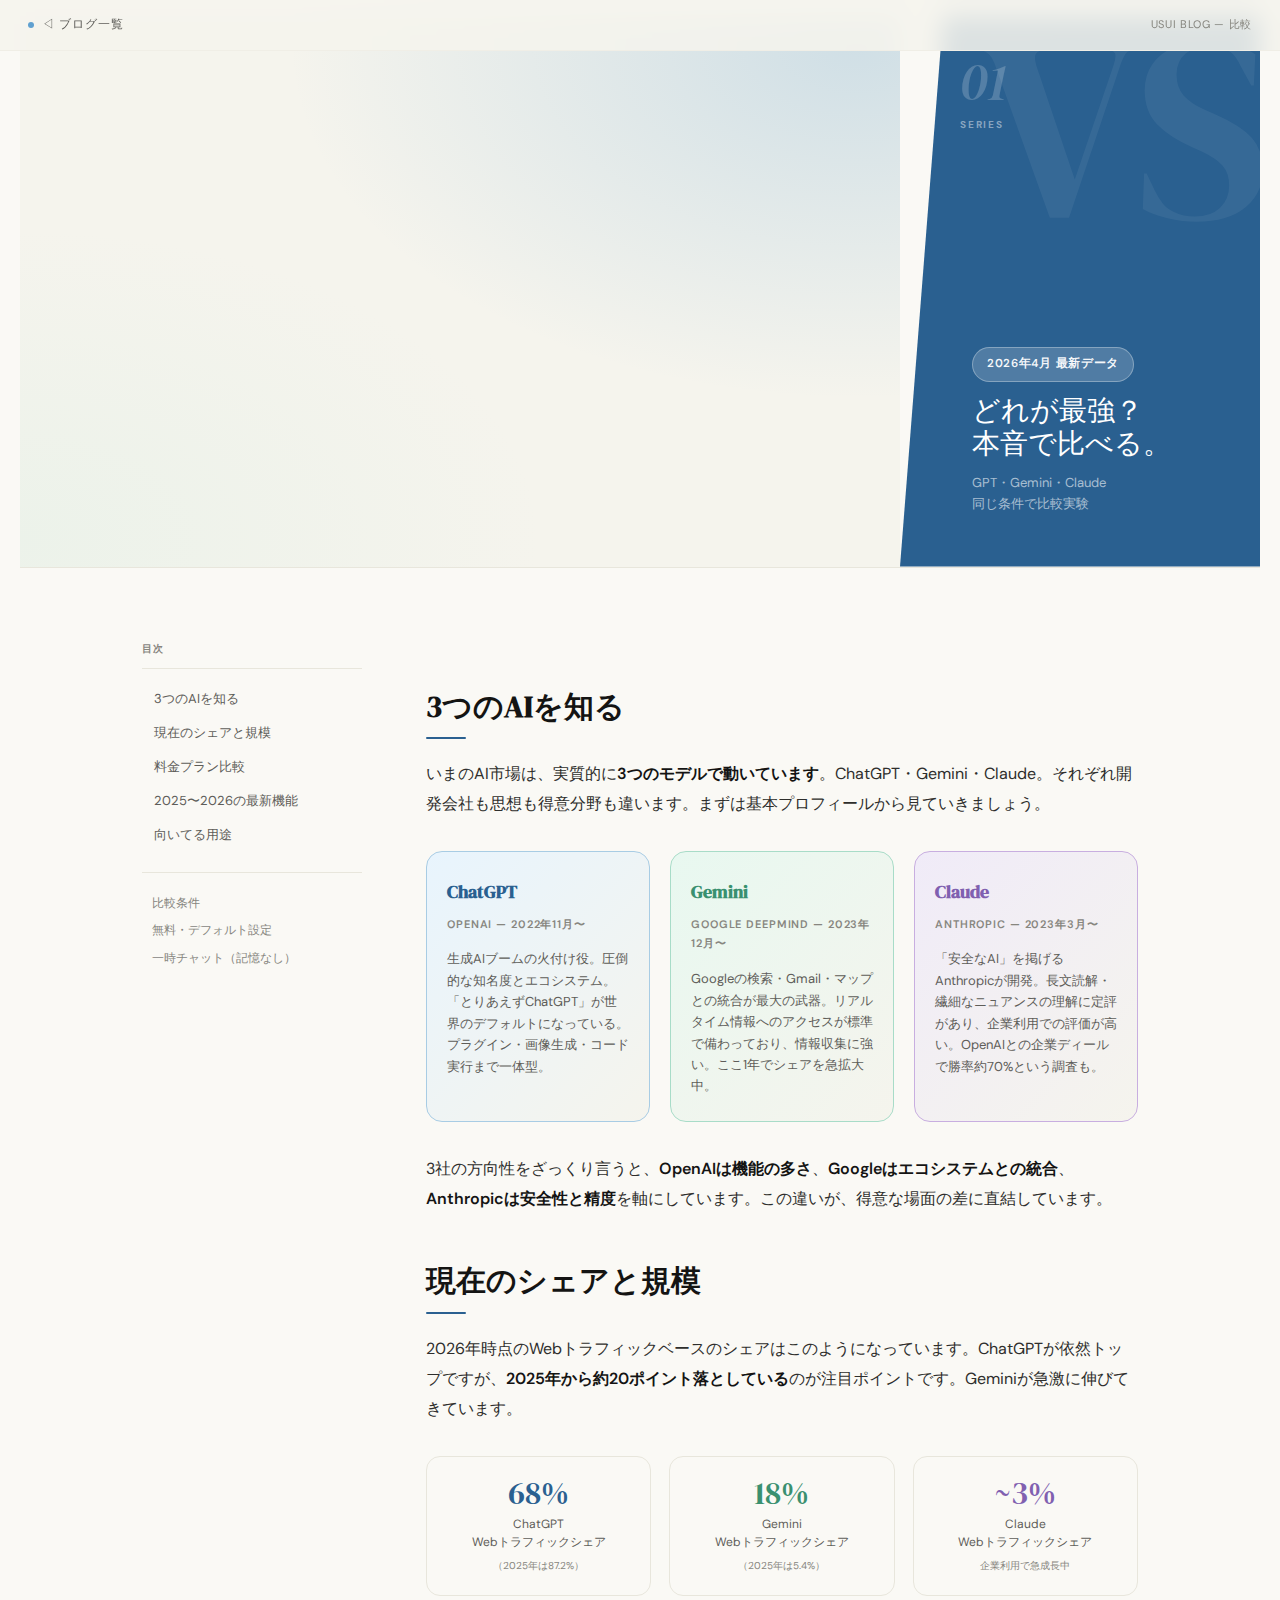
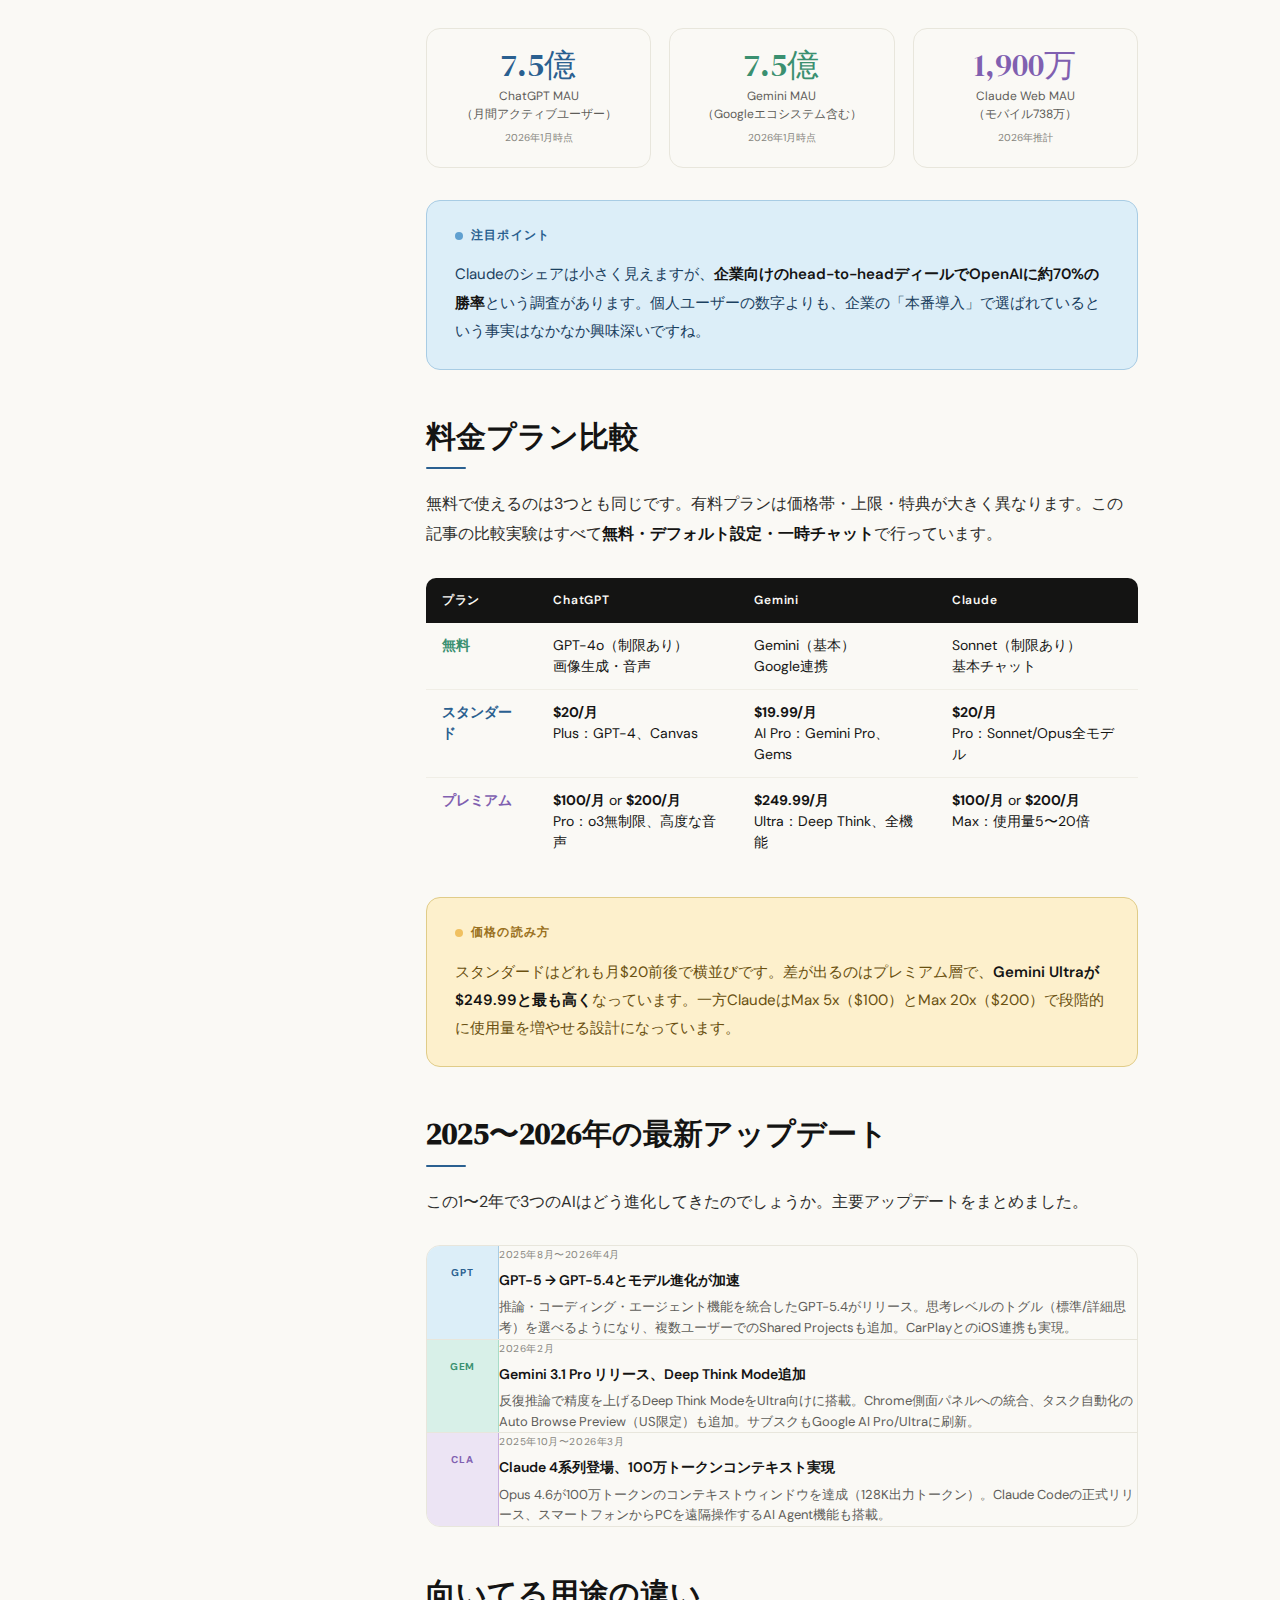
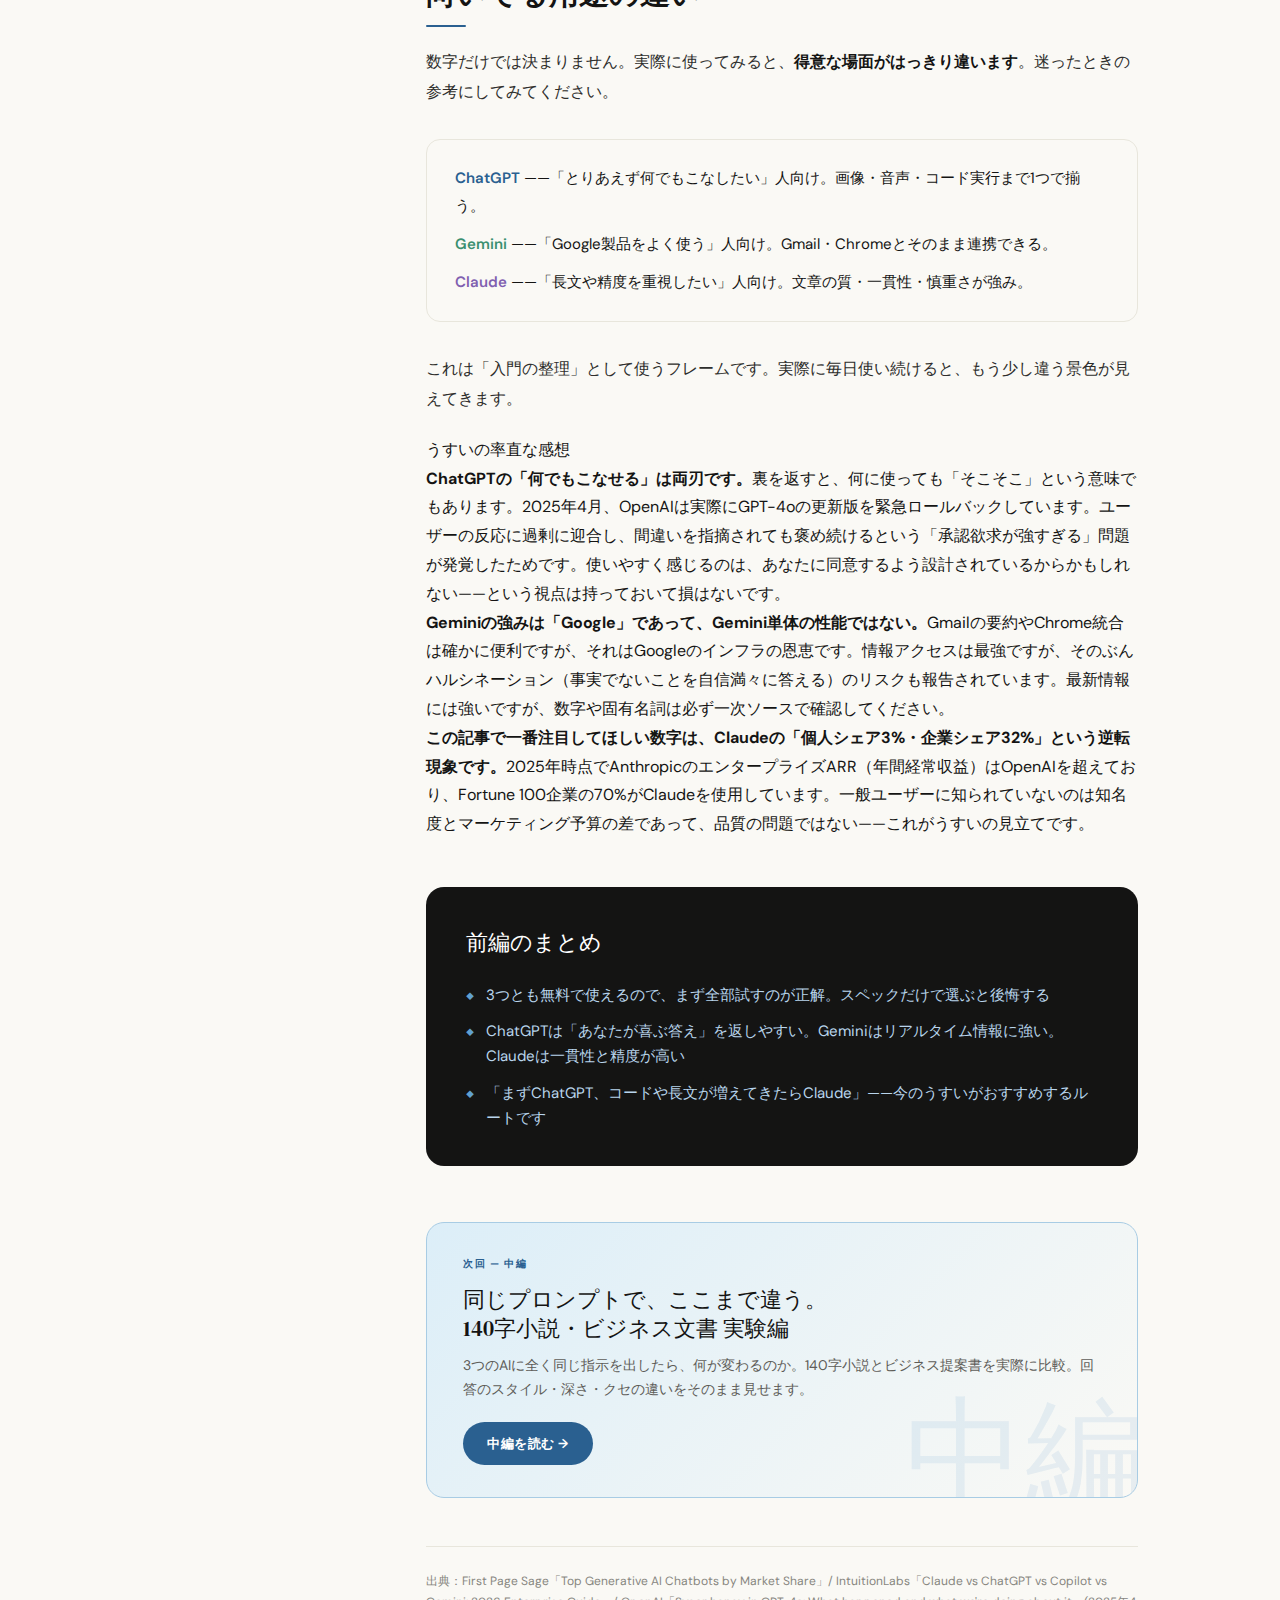
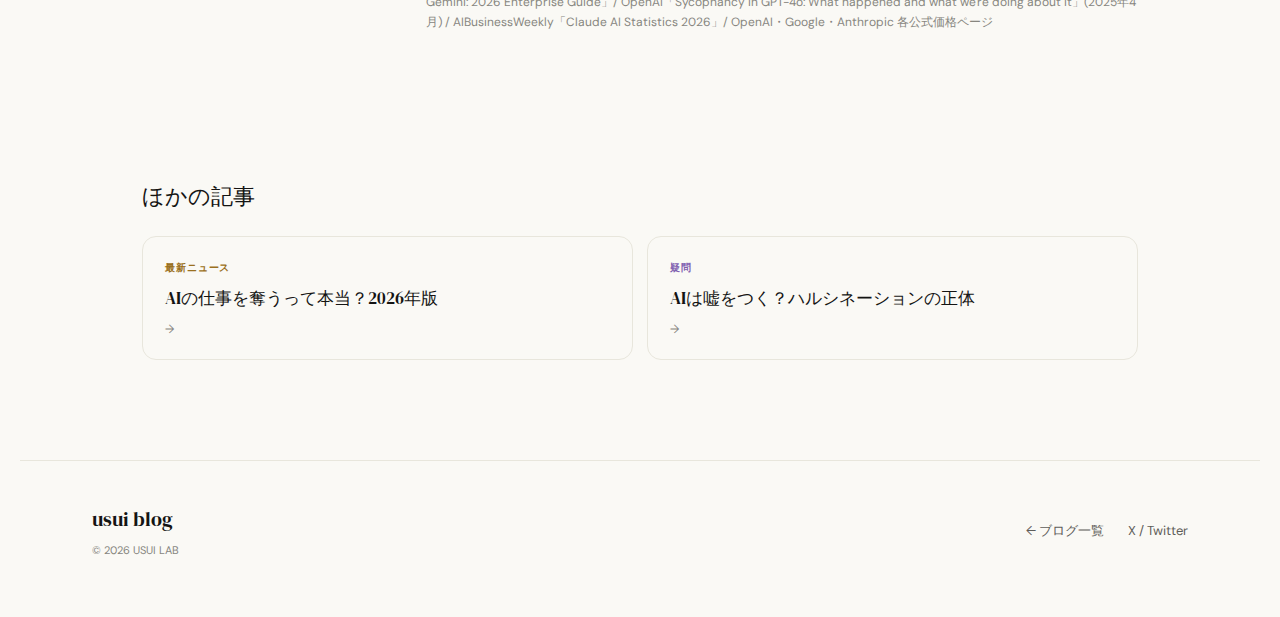
<file: usuiblog/ai-compare/index.html>
<!DOCTYPE html>
<html lang="ja">
<head>
  <meta charset="UTF-8">
  <meta name="viewport" content="width=device-width, initial-scale=1.0">
  <title>ChatGPT vs Gemini vs Claude 完全比較【前編】シェア・価格・最新機能 — うすいのAI備忘録</title>
  <meta name="description" content="ChatGPT・Gemini・Claudeって何が違うの？初心者向けに、シェア率・料金・最新機能をわかりやすくまとめました。">
  <link rel="canonical" href="https://usuilab.com/usuiblog/ai-compare/">
  <meta property="og:type" content="article">
  <meta property="og:url" content="https://usuilab.com/usuiblog/ai-compare/">
  <meta property="og:title" content="ChatGPT vs Gemini vs Claude 完全比較【前編】— うすいのAI備忘録">
  <meta property="og:description" content="ChatGPT・Gemini・Claudeって何が違うの？初心者向けに、シェア率・料金・最新機能をわかりやすくまとめました。">
  <meta property="og:image" content="https://usuilab.com/assets/background.jpg">
  <meta property="og:site_name" content="うすいのAI備忘録">
  <meta property="og:locale" content="ja_JP">
  <meta name="twitter:card" content="summary_large_image">
  <meta name="twitter:site" content="@Usui_good">
  <meta name="twitter:creator" content="@Usui_good">
  <meta name="twitter:title" content="ChatGPT vs Gemini vs Claude 完全比較【前編】— うすいのAI備忘録">
  <meta name="twitter:description" content="2026年最新。ChatGPT・Gemini・Claudeの違いを初心者向けにざっくりまとめ。">
  <meta name="twitter:image" content="https://usuilab.com/assets/background.jpg">
  <link rel="preconnect" href="https://fonts.googleapis.com">
  <link rel="preconnect" href="https://fonts.gstatic.com" crossorigin>
  <link href="https://fonts.googleapis.com/css2?family=DM+Serif+Display:ital@0;1&family=DM+Sans:ital,opsz,wght@0,9..40,300;0,9..40,400;0,9..40,500;0,9..40,600;1,9..40,300&display=swap" rel="stylesheet">
  <style>
    :root{
      --bg:#f5f4ed;--ivory:#faf9f5;--ink:#141413;--terra:#c96442;
      --coral-bg:#fde8de;--coral-bd:#f4c4a8;
      --mint-bg:#d8f0e8;--mint-bd:#a8dcc8;--mint-tx:#3a9070;
      --lav:#c4a8e0;--lav-bg:#ece4f4;--lav-bd:#c8aee0;--lav-tx:#8060b0;
      --gold:#f0c060;--gold-bg:#fdf0cc;--gold-bd:#e0cc88;--gold-tx:#9a7020;
      --cmp:#60a0d0;--cmp-bg:#dceef8;--cmp-bd:#a8cce4;--cmp-tx:#2a6090;
      --stone:#5e5d59;--muted:#87867f;--border:#e8e6dc;--border-lt:#f0eee6;
    }
    *,*::before,*::after{margin:0;padding:0;box-sizing:border-box}
    html{scroll-behavior:smooth}
    html{overflow-x:hidden}
    body{background:var(--bg);color:var(--ink);font-family:'DM Sans',sans-serif;min-height:100vh;overflow-x:hidden;line-height:1.8}

    .nav{position:fixed;top:0;left:0;right:0;z-index:100;display:flex;align-items:center;justify-content:space-between;padding:14px 28px;background:rgba(245,244,237,.88);backdrop-filter:blur(12px);border-bottom:1px solid var(--border-lt)}
    .nav-back{display:inline-flex;align-items:center;gap:8px;text-decoration:none;font-size:12px;font-weight:500;color:var(--stone);letter-spacing:.08em;text-transform:uppercase;transition:color .2s}
    .nav-back:hover{color:var(--cmp-tx)}
    .nav-back-dot{width:6px;height:6px;background:var(--cmp);border-radius:50%;animation:blink 1.8s ease-in-out infinite}
    @keyframes blink{0%,100%{opacity:1}50%{opacity:.2}}
    .nav-label{font-size:11px;color:var(--muted);letter-spacing:.06em}
    .sidebar{display:none}

    .article-header{padding:120px 28px 64px;max-width:760px;margin:0 auto;text-align:center;position:relative}
    .article-header::before{content:'';position:absolute;top:0;left:50%;transform:translateX(-50%);width:120%;height:100%;background:radial-gradient(ellipse at 60% 20%,rgba(96,160,208,.2) 0%,transparent 50%),radial-gradient(ellipse at 20% 85%,rgba(184,232,216,.15) 0%,transparent 45%);pointer-events:none;z-index:-1}
    @keyframes fade-up{from{opacity:0;transform:translateY(16px)}to{opacity:1;transform:translateY(0)}}
    .article-tag{display:inline-block;background:var(--cmp-bg);color:var(--cmp-tx);border:1px solid var(--cmp-bd);padding:5px 16px;border-radius:16px;font-size:11px;font-weight:600;letter-spacing:.1em;text-transform:uppercase;margin-bottom:16px;opacity:0;animation:fade-up .5s ease forwards .1s}
    .series-badge{display:inline-block;background:var(--ivory);color:var(--stone);border:1px solid var(--border);padding:4px 14px;border-radius:12px;font-size:10px;font-weight:600;letter-spacing:.09em;margin-bottom:22px;opacity:0;animation:fade-up .5s ease forwards .18s}
    .article-title{font-family:'DM Serif Display',serif;font-size:clamp(26px,5vw,50px);line-height:1.1;color:var(--ink);margin-bottom:24px;opacity:0;animation:fade-up .7s cubic-bezier(.16,1,.3,1) forwards .25s}
    .article-title em{font-style:italic;color:var(--cmp-tx)}
    .article-lead{font-size:17px;color:var(--stone);font-weight:300;line-height:1.8;max-width:540px;margin:0 auto 36px;opacity:0;animation:fade-up .6s ease forwards .4s}
    .article-meta{display:flex;align-items:center;justify-content:center;gap:20px;font-size:12px;color:var(--muted);letter-spacing:.05em;opacity:0;animation:fade-up .5s ease forwards .55s}
    .meta-sep{color:var(--border)}
    .divider{max-width:760px;margin:0 auto;padding:0 28px;height:1px;background:var(--border)}

    .article-body{max-width:680px;margin:0 auto;padding:64px 28px 120px}
    .article-body h2{font-family:'DM Serif Display',serif;font-size:clamp(22px,3.2vw,30px);color:var(--ink);margin-top:48px;margin-bottom:20px;line-height:1.25;position:relative;padding-bottom:14px}
    .article-body h2::after{content:'';position:absolute;left:0;bottom:0;width:40px;height:2px;background:var(--cmp-tx);border-radius:2px}
    .article-body h2:first-child{margin-top:0}
    .article-body p{font-size:16px;line-height:1.88;color:#2e2e2c;margin-bottom:22px}
    .article-body p strong{color:var(--ink);font-weight:600}

    /* 3AI プロフィールカード */
    .ai-profiles{display:grid;grid-template-columns:repeat(3,1fr);gap:16px;margin:32px 0}
    .ai-card{border-radius:16px;padding:24px 20px;border:1px solid var(--border)}
    .ai-card-gpt{background:linear-gradient(135deg,#e8f4fd 0%,#f5f4ed 100%);border-color:var(--cmp-bd)}
    .ai-card-gem{background:linear-gradient(135deg,#e8f8f0 0%,#f5f4ed 100%);border-color:var(--mint-bd)}
    .ai-card-cla{background:linear-gradient(135deg,#f0ebf8 0%,#f5f4ed 100%);border-color:var(--lav-bd)}
    .ai-card-name{font-family:'DM Serif Display',serif;font-size:18px;font-weight:700;margin-bottom:6px}
    .ai-card-gpt .ai-card-name{color:var(--cmp-tx)}
    .ai-card-gem .ai-card-name{color:var(--mint-tx)}
    .ai-card-cla .ai-card-name{color:var(--lav-tx)}
    .ai-card-maker{font-size:11px;font-weight:600;letter-spacing:.08em;text-transform:uppercase;color:var(--muted);margin-bottom:14px}
    .ai-card-desc{font-size:13px;color:var(--stone);line-height:1.65}

    /* シェア・数字 */
    .stat-row{display:grid;grid-template-columns:repeat(3,1fr);gap:14px;margin:32px 0}
    .stat{background:var(--ivory);border:1px solid var(--border);border-radius:14px;padding:20px 18px;text-align:center}
    .stat-num{font-family:'DM Serif Display',serif;font-size:clamp(22px,3.5vw,32px);line-height:1;margin-bottom:6px}
    .stat-num-gpt{color:var(--cmp-tx)}
    .stat-num-gem{color:var(--mint-tx)}
    .stat-num-cla{color:var(--lav-tx)}
    .stat-label{font-size:12px;color:var(--stone);line-height:1.5}
    .stat-src{font-size:10px;color:var(--muted);margin-top:6px}

    /* 価格比較テーブル */
    .price-table{width:100%;border-collapse:collapse;margin:28px 0;font-size:14px}
    .price-table th{background:var(--ink);color:var(--ivory);padding:12px 16px;text-align:left;font-weight:600;font-size:12px;letter-spacing:.06em}
    .price-table th:first-child{border-radius:10px 0 0 0}
    .price-table th:last-child{border-radius:0 10px 0 0}
    .price-table td{padding:12px 16px;border-bottom:1px solid var(--border-lt);vertical-align:top;line-height:1.5}
    .price-table tr:last-child td{border-bottom:none}
    .price-table tr:nth-child(even) td{background:var(--ivory)}
    .price-table .plan-free{color:var(--mint-tx);font-weight:700}
    .price-table .plan-paid{color:var(--cmp-tx);font-weight:700}
    .price-table .plan-pro{color:var(--lav-tx);font-weight:700}

    /* ニュースタイムライン */
    .news-list{display:flex;flex-direction:column;gap:0;margin:28px 0;border-radius:14px;overflow:hidden;border:1px solid var(--border)}
    .news-item{display:flex;gap:0;border-bottom:1px solid var(--border)}
    .news-item:last-child{border-bottom:none}
    .news-ai{background:var(--cmp-bg);color:var(--cmp-tx);font-size:10px;font-weight:700;letter-spacing:.08em;text-transform:uppercase;padding:16px 14px;min-width:72px;display:flex;align-items:flex-start;justify-content:center;flex-shrink:0;border-right:1px solid var(--cmp-bd);padding-top:18px}
    .news-ai-gem{background:var(--mint-bg);color:var(--mint-tx);border-right-color:var(--mint-bd)}
    .news-ai-cla{background:var(--lav-bg);color:var(--lav-tx);border-right-color:var(--lav-bd)}
    .news-html{overflow-x:hidden}
    body{background:var(--ivory);padding:16px 20px}
    .news-date{font-size:10px;color:var(--muted);letter-spacing:.06em;margin-bottom:4px}
    .news-title{font-size:14px;font-weight:600;color:var(--ink);margin-bottom:4px}
    .news-desc{font-size:13px;color:var(--stone);line-height:1.6}

    /* 注目ボックス */
    .box{border-radius:14px;padding:24px 28px;margin:32px 0}
    .box-title{font-size:12px;font-weight:700;letter-spacing:.1em;text-transform:uppercase;margin-bottom:14px;display:flex;align-items:center;gap:8px}
    .box-title::before{content:'';display:inline-block;width:8px;height:8px;border-radius:50%;flex-shrink:0}
    .box p{font-size:15px;margin-bottom:10px}
    .box p:last-child{margin-bottom:0}
    .box-cmp{background:var(--cmp-bg);border:1px solid var(--cmp-bd)}
    .box-cmp .box-title{color:var(--cmp-tx)}
    .box-cmp .box-title::before{background:var(--cmp)}
    .box-cmp p{color:#1a4060}
    .box-gold{background:var(--gold-bg);border:1px solid var(--gold-bd)}
    .box-gold .box-title{color:var(--gold-tx)}
    .box-gold .box-title::before{background:var(--gold)}
    .box-gold p{color:#6a5010}

    /* まとめ */
    .summary{background:var(--ink);color:var(--ivory);border-radius:18px;padding:36px 40px;margin:48px 0 0}
    .summary-title{font-family:'DM Serif Display',serif;font-size:22px;margin-bottom:20px;color:#fff}
    .summary-list{list-style:none;display:flex;flex-direction:column;gap:12px}
    .summary-list li{font-size:15px;color:#b8d4ec;display:flex;gap:12px;align-items:flex-start;line-height:1.65}
    .summary-list li::before{content:'◆';font-size:8px;color:var(--cmp);flex-shrink:0;margin-top:7px}

    /* 次回予告 */
    .teaser{border-radius:18px;padding:32px 36px;margin:56px 0 0;background:linear-gradient(135deg,var(--cmp-bg) 0%,var(--ivory) 100%);border:1px solid var(--cmp-bd);position:relative;overflow:hidden}
    .teaser::after{content:'中編';position:absolute;right:-8px;bottom:-16px;font-family:'DM Serif Display',serif;font-size:120px;color:rgba(96,160,208,.12);line-height:1;pointer-events:none}
    .teaser-label{font-size:10px;font-weight:700;letter-spacing:.16em;text-transform:uppercase;color:var(--cmp-tx);margin-bottom:12px}
    .teaser-title{font-family:'DM Serif Display',serif;font-size:22px;color:var(--ink);margin-bottom:12px;line-height:1.3}
    .teaser-body{font-size:14px;color:var(--stone);line-height:1.7;margin-bottom:20px}
    .teaser-btn-coming{display:inline-block;background:var(--border);color:var(--stone);padding:10px 24px;border-radius:24px;font-size:13px;font-weight:600;cursor:default;letter-spacing:.04em}
    .teaser-btn{display:inline-block;background:var(--cmp-tx);color:#fff;padding:10px 24px;border-radius:24px;font-size:13px;font-weight:600;letter-spacing:.04em;text-decoration:none;transition:opacity .2s}
    .teaser-btn:hover{opacity:.85}

    .next-section{max-width:680px;margin:0 auto;padding:0 28px 100px}
    .next-title{font-family:'DM Serif Display',serif;font-size:22px;margin-bottom:20px;color:var(--ink)}
    .next-cards{display:grid;grid-template-columns:1fr 1fr;gap:14px}
    .next-card{background:var(--ivory);border:1px solid var(--border);border-radius:14px;padding:22px 22px 18px;text-decoration:none;display:block;transition:transform .25s cubic-bezier(.34,1.56,.64,1),box-shadow .25s}
    .next-card:hover{transform:translateY(-5px);box-shadow:0 16px 48px rgba(0,0,0,.08)}
    .next-card-tag{font-size:10px;font-weight:700;letter-spacing:.09em;text-transform:uppercase;margin-bottom:10px;display:block}
    .next-card-title{font-family:'DM Serif Display',serif;font-size:17px;color:var(--ink);line-height:1.3;margin-bottom:10px}
    .next-card-arrow{font-size:12px;color:var(--muted)}

    .source-note{margin-top:48px;padding-top:24px;border-top:1px solid var(--border)}
    .source-note p{font-size:12px;color:var(--muted);line-height:1.7;margin-bottom:4px}

    .footer{border-top:1px solid var(--border);padding:40px 28px;max-width:760px;margin:0 auto;display:flex;align-items:center;justify-content:space-between}
    .footer-brand{font-family:'DM Serif Display',serif;font-size:20px;color:var(--ink)}
    .footer-copy{font-size:11px;color:var(--muted);margin-top:4px}
    .footer-links{display:flex;gap:24px}
    .footer-link{font-size:13px;color:var(--stone);text-decoration:none;transition:color .2s}
    .footer-link:hover{color:var(--ink)}

    @media(min-width:900px){
      .article-header{max-width:none;padding:0;text-align:left;display:grid;grid-template-columns:1fr 360px;min-height:520px;margin:0}
      .article-header::before{display:none}
      .header-left{padding:130px 72px 80px;background:radial-gradient(ellipse at 95% 5%,rgba(96,160,208,.25) 0%,transparent 48%),radial-gradient(ellipse at 0% 95%,rgba(184,232,216,.15) 0%,transparent 42%),var(--bg);display:flex;flex-direction:column;justify-content:center}
      .header-right{background:var(--cmp-tx);position:relative;overflow:hidden;clip-path:polygon(12% 0,100% 0,100% 100%,0 100%);display:flex;flex-direction:column;justify-content:flex-end;padding:48px 52px 52px 72px;gap:12px}
      .header-right::before{content:'VS';position:absolute;top:-20px;right:-10px;font-family:'DM Serif Display',serif;font-size:260px;font-weight:400;color:rgba(255,255,255,.06);line-height:1;pointer-events:none;user-select:none}
      .hr-badge{display:inline-flex;align-items:center;gap:6px;background:rgba(255,255,255,.18);border:1px solid rgba(255,255,255,.3);border-radius:20px;padding:6px 14px;font-size:11.5px;font-weight:600;color:rgba(255,255,255,.95);letter-spacing:.06em;width:fit-content}
      .hr-no{font-family:'DM Serif Display',serif;font-size:52px;color:rgba(255,255,255,.2);line-height:1;position:absolute;top:40px;left:60px;font-style:italic}
      .hr-label{font-size:10px;font-weight:700;letter-spacing:.18em;text-transform:uppercase;color:rgba(255,255,255,.45);position:absolute;top:100px;left:60px}
      .article-tag,.series-badge{align-self:flex-start}
      .article-tag{margin-bottom:10px}
      .article-lead{max-width:520px;margin:0 0 32px}
      .article-meta{justify-content:flex-start}
      .divider{max-width:none;padding:0 72px}
      .page-wrap{display:grid;grid-template-columns:220px 1fr;gap:64px;max-width:1140px;margin:0 auto;padding:72px 72px 0;align-items:start}
      .sidebar{display:block;position:sticky;top:80px}
      .toc-label{font-size:10px;font-weight:700;letter-spacing:.14em;text-transform:uppercase;color:var(--muted);margin-bottom:14px;padding-bottom:10px;border-bottom:1px solid var(--border)}
      .toc-nav{display:flex;flex-direction:column;gap:2px}
      .toc-link{display:block;font-size:13px;color:var(--stone);text-decoration:none;padding:7px 10px;border-radius:7px;line-height:1.4;transition:background .15s,color .15s;border-left:2px solid transparent}
      .toc-link:hover,.toc-link.active{background:var(--cmp-bg);color:var(--cmp-tx);border-left-color:var(--cmp-tx)}
      .sidebar-divider{height:1px;background:var(--border);margin:20px 0}
      .sidebar-info{font-size:12px;color:var(--muted);display:flex;flex-direction:column;gap:6px;padding-left:10px}
      .article-body{max-width:none;margin:0;padding:0 0 100px}
      .next-section{max-width:1140px;padding:40px 72px 100px}
      .footer{max-width:none;padding:40px 72px}
      .ai-profiles{gap:20px}
      .stat-row{gap:18px}
    }
    @media(max-width:899px){.header-right{display:none}}
    @media(max-width:640px){
      .nav{padding:12px 18px}
      .article-header{padding:90px 20px 48px}
      .article-body{padding:48px 20px 80px}
      .ai-profiles{grid-template-columns:1fr}
      .stat-row{grid-template-columns:1fr 1fr;gap:10px}
      .stat-row .stat:last-child{grid-column:1/-1}
      .price-table{font-size:12px}
      .price-table th,.price-table td{padding:10px 12px}
      .next-cards{grid-template-columns:1fr}
      .next-section{padding:0 20px 80px}
      .summary{padding:28px 24px}
      .obs-box{padding:16px 14px}
      .obs-label{font-size:9px;letter-spacing:.1em}
      .obs-item{font-size:13px}
      .footer{padding:32px 20px;flex-direction:column;gap:20px;align-items:flex-start}
    }
  </style>
  <script async src="https://pagead2.googlesyndication.com/pagead/js/adsbygoogle.js?client=ca-pub-6308685522301286" crossorigin="anonymous"></script>
  <script type="application/ld+json">
  {
    "@context": "https://schema.org",
    "@type": "Article",
    "headline": "ChatGPT vs Gemini vs Claude 完全比較【前編】シェア・価格・最新機能",
    "description": "ChatGPT・Gemini・Claudeって何が違うの？初心者向けに、シェア率・料金・最新機能をわかりやすくまとめました。",
    "url": "https://usuilab.com/usuiblog/ai-compare/",
    "datePublished": "2026-04-13",
    "dateModified": "2026-04-13",
    "author": { "@type": "Person", "name": "うすい", "url": "https://x.com/Usui_good" },
    "publisher": { "@type": "Organization", "name": "うすいのAI備忘録", "url": "https://usuilab.com/usuiblog/" },
    "image": "https://usuilab.com/assets/background.jpg",
    "inLanguage": "ja"
  }
  </script>
</head>
<body>

  <nav class="nav">
    <a href="../" class="nav-back"><span class="nav-back-dot"></span>◁ ブログ一覧</a>
    <span class="nav-label">USUI BLOG — 比較</span>
  </nav>

  <header class="article-header">
    <div class="header-left">
      <span class="article-tag">徹底比較</span>
      <span class="series-badge">前編 / 全3回</span>
      <h1 class="article-title"><em>ChatGPT vs Gemini vs Claude</em><br>完全比較ガイド</h1>
      <p class="article-lead">
        どれが何で、何が違うの？<br>
        シェア・価格・機能の基本をざっくりまとめ。
      </p>
      <div class="article-meta">
        <span>2026年4月</span>
        <span class="meta-sep">|</span>
        <span>10 min read</span>
        <span class="meta-sep">|</span>
        <span>うすい</span>
      </div>
    </div>
    <div class="header-right">
      <div class="hr-no">01</div>
      <div class="hr-label">SERIES</div>
      <div class="hr-badge">2026年4月 最新データ</div>
      <div style="font-family:'DM Serif Display',serif;font-size:28px;color:#fff;line-height:1.2;">どれが最強？<br>本音で比べる。</div>
      <div style="font-size:13px;color:rgba(255,255,255,.6);line-height:1.6;">GPT・Gemini・Claude<br>同じ条件で比較実験</div>
    </div>
  </header>

  <div class="divider"></div>

  <div class="page-wrap">
    <aside class="sidebar">
      <div class="toc-label">目次</div>
      <nav class="toc-nav">
        <a href="#s1" class="toc-link">3つのAIを知る</a>
        <a href="#s2" class="toc-link">現在のシェアと規模</a>
        <a href="#s3" class="toc-link">料金プラン比較</a>
        <a href="#s4" class="toc-link">2025〜2026の最新機能</a>
        <a href="#s5" class="toc-link">向いてる用途</a>
      </nav>
      <div class="sidebar-divider"></div>
      <div class="sidebar-info">
        <span>比較条件</span>
        <span>無料・デフォルト設定</span>
        <span>一時チャット（記憶なし）</span>
      </div>
    </aside>

    <article class="article-body">

      <ins class="adsbygoogle" style="display:block;margin:0 0 40px" data-ad-client="ca-pub-6308685522301286" data-ad-slot="2443601635" data-ad-format="auto" data-full-width-responsive="true"></ins>
      <script>(adsbygoogle = window.adsbygoogle || []).push({});</script>

      <h2 id="s1">3つのAIを知る</h2>

      <p>いまのAI市場は、実質的に<strong>3つのモデルで動いています</strong>。ChatGPT・Gemini・Claude。それぞれ開発会社も思想も得意分野も違います。まずは基本プロフィールから見ていきましょう。</p>

      <div class="ai-profiles">
        <div class="ai-card ai-card-gpt">
          <div class="ai-card-name">ChatGPT</div>
          <div class="ai-card-maker">OpenAI — 2022年11月〜</div>
          <div class="ai-card-desc">生成AIブームの火付け役。圧倒的な知名度とエコシステム。「とりあえずChatGPT」が世界のデフォルトになっている。プラグイン・画像生成・コード実行まで一体型。</div>
        </div>
        <div class="ai-card ai-card-gem">
          <div class="ai-card-name">Gemini</div>
          <div class="ai-card-maker">Google DeepMind — 2023年12月〜</div>
          <div class="ai-card-desc">Googleの検索・Gmail・マップとの統合が最大の武器。リアルタイム情報へのアクセスが標準で備わっており、情報収集に強い。ここ1年でシェアを急拡大中。</div>
        </div>
        <div class="ai-card ai-card-cla">
          <div class="ai-card-name">Claude</div>
          <div class="ai-card-maker">Anthropic — 2023年3月〜</div>
          <div class="ai-card-desc">「安全なAI」を掲げるAnthropicが開発。長文読解・繊細なニュアンスの理解に定評があり、企業利用での評価が高い。OpenAIとの企業ディールで勝率約70%という調査も。</div>
        </div>
      </div>

      <p>3社の方向性をざっくり言うと、<strong>OpenAIは機能の多さ</strong>、<strong>Googleはエコシステムとの統合</strong>、<strong>Anthropicは安全性と精度</strong>を軸にしています。この違いが、得意な場面の差に直結しています。</p>

      <h2 id="s2">現在のシェアと規模</h2>

      <p>2026年時点のWebトラフィックベースのシェアはこのようになっています。ChatGPTが依然トップですが、<strong>2025年から約20ポイント落としている</strong>のが注目ポイントです。Geminiが急激に伸びてきています。</p>

      <div class="stat-row">
        <div class="stat">
          <div class="stat-num stat-num-gpt">68%</div>
          <div class="stat-label">ChatGPT<br>Webトラフィックシェア</div>
          <div class="stat-src">（2025年は87.2%）</div>
        </div>
        <div class="stat">
          <div class="stat-num stat-num-gem">18%</div>
          <div class="stat-label">Gemini<br>Webトラフィックシェア</div>
          <div class="stat-src">（2025年は5.4%）</div>
        </div>
        <div class="stat">
          <div class="stat-num stat-num-cla">~3%</div>
          <div class="stat-label">Claude<br>Webトラフィックシェア</div>
          <div class="stat-src">企業利用で急成長中</div>
        </div>
      </div>

      <div class="stat-row">
        <div class="stat">
          <div class="stat-num stat-num-gpt">7.5億</div>
          <div class="stat-label">ChatGPT MAU<br>（月間アクティブユーザー）</div>
          <div class="stat-src">2026年1月時点</div>
        </div>
        <div class="stat">
          <div class="stat-num stat-num-gem">7.5億</div>
          <div class="stat-label">Gemini MAU<br>（Googleエコシステム含む）</div>
          <div class="stat-src">2026年1月時点</div>
        </div>
        <div class="stat">
          <div class="stat-num stat-num-cla">1,900万</div>
          <div class="stat-label">Claude Web MAU<br>（モバイル738万）</div>
          <div class="stat-src">2026年推計</div>
        </div>
      </div>

      <div class="box box-cmp">
        <div class="box-title">注目ポイント</div>
        <p>Claudeのシェアは小さく見えますが、<strong>企業向けのhead-to-headディールでOpenAIに約70%の勝率</strong>という調査があります。個人ユーザーの数字よりも、企業の「本番導入」で選ばれているという事実はなかなか興味深いですね。</p>
      </div>

      <h2 id="s3">料金プラン比較</h2>

      <p>無料で使えるのは3つとも同じです。有料プランは価格帯・上限・特典が大きく異なります。この記事の比較実験はすべて<strong>無料・デフォルト設定・一時チャット</strong>で行っています。</p>

      <table class="price-table">
        <thead>
          <tr>
            <th>プラン</th>
            <th>ChatGPT</th>
            <th>Gemini</th>
            <th>Claude</th>
          </tr>
        </thead>
        <tbody>
          <tr>
            <td><span class="plan-free">無料</span></td>
            <td>GPT-4o（制限あり）<br>画像生成・音声</td>
            <td>Gemini（基本）<br>Google連携</td>
            <td>Sonnet（制限あり）<br>基本チャット</td>
          </tr>
          <tr>
            <td><span class="plan-paid">スタンダード</span></td>
            <td><strong>$20/月</strong><br>Plus：GPT-4、Canvas</td>
            <td><strong>$19.99/月</strong><br>AI Pro：Gemini Pro、Gems</td>
            <td><strong>$20/月</strong><br>Pro：Sonnet/Opus全モデル</td>
          </tr>
          <tr>
            <td><span class="plan-pro">プレミアム</span></td>
            <td><strong>$100/月</strong> or <strong>$200/月</strong><br>Pro：o3無制限、高度な音声</td>
            <td><strong>$249.99/月</strong><br>Ultra：Deep Think、全機能</td>
            <td><strong>$100/月</strong> or <strong>$200/月</strong><br>Max：使用量5〜20倍</td>
          </tr>
        </tbody>
      </table>

      <div class="box box-gold">
        <div class="box-title">価格の読み方</div>
        <p>スタンダードはどれも月$20前後で横並びです。差が出るのはプレミアム層で、<strong>Gemini Ultraが$249.99と最も高く</strong>なっています。一方ClaudeはMax 5x（$100）とMax 20x（$200）で段階的に使用量を増やせる設計になっています。</p>
      </div>

      <ins class="adsbygoogle" style="display:block;margin:40px 0" data-ad-client="ca-pub-6308685522301286" data-ad-slot="2443601635" data-ad-format="auto" data-full-width-responsive="true"></ins>
      <script>(adsbygoogle = window.adsbygoogle || []).push({});</script>

      <h2 id="s4">2025〜2026年の最新アップデート</h2>

      <p>この1〜2年で3つのAIはどう進化してきたのでしょうか。主要アップデートをまとめました。</p>

      <div class="news-list">
        <div class="news-item">
          <div class="news-ai">GPT</div>
          <div class="news-body">
            <div class="news-date">2025年8月〜2026年4月</div>
            <div class="news-title">GPT-5 → GPT-5.4とモデル進化が加速</div>
            <div class="news-desc">推論・コーディング・エージェント機能を統合したGPT-5.4がリリース。思考レベルのトグル（標準/詳細思考）を選べるようになり、複数ユーザーでのShared Projectsも追加。CarPlayとのiOS連携も実現。</div>
          </div>
        </div>
        <div class="news-item">
          <div class="news-ai news-ai-gem">Gem</div>
          <div class="news-body">
            <div class="news-date">2026年2月</div>
            <div class="news-title">Gemini 3.1 Pro リリース、Deep Think Mode追加</div>
            <div class="news-desc">反復推論で精度を上げるDeep Think ModeをUltra向けに搭載。Chrome側面パネルへの統合、タスク自動化のAuto Browse Preview（US限定）も追加。サブスクもGoogle AI Pro/Ultraに刷新。</div>
          </div>
        </div>
        <div class="news-item">
          <div class="news-ai news-ai-cla">Cla</div>
          <div class="news-body">
            <div class="news-date">2025年10月〜2026年3月</div>
            <div class="news-title">Claude 4系列登場、100万トークンコンテキスト実現</div>
            <div class="news-desc">Opus 4.6が100万トークンのコンテキストウィンドウを達成（128K出力トークン）。Claude Codeの正式リリース、スマートフォンからPCを遠隔操作するAI Agent機能も搭載。</div>
          </div>
        </div>
      </div>

      <h2 id="s5">向いてる用途の違い</h2>

      <p>数字だけでは決まりません。実際に使ってみると、<strong>得意な場面がはっきり違います</strong>。迷ったときの参考にしてみてください。</p>

      <div class="box box-cmp" style="background:var(--ivory);border-color:var(--border)">
        <p style="color:var(--ink)"><strong style="color:var(--cmp-tx)">ChatGPT</strong> ——「とりあえず何でもこなしたい」人向け。画像・音声・コード実行まで1つで揃う。</p>
        <p style="color:var(--ink)"><strong style="color:var(--mint-tx)">Gemini</strong> ——「Google製品をよく使う」人向け。Gmail・Chromeとそのまま連携できる。</p>
        <p style="color:var(--ink);margin-bottom:0"><strong style="color:var(--lav-tx)">Claude</strong> ——「長文や精度を重視したい」人向け。文章の質・一貫性・慎重さが強み。</p>
      </div>

      <p>これは「入門の整理」として使うフレームです。実際に毎日使い続けると、もう少し違う景色が見えてきます。</p>

      <div class="obs-box">
        <div class="obs-label">うすいの率直な感想</div>
        <div class="obs-list">
          <div class="obs-item"><strong>ChatGPTの「何でもこなせる」は両刃です。</strong>裏を返すと、何に使っても「そこそこ」という意味でもあります。2025年4月、OpenAIは実際にGPT-4oの更新版を緊急ロールバックしています。ユーザーの反応に過剰に迎合し、間違いを指摘されても褒め続けるという「承認欲求が強すぎる」問題が発覚したためです。使いやすく感じるのは、あなたに同意するよう設計されているからかもしれない——という視点は持っておいて損はないです。</div>
          <div class="obs-item"><strong>Geminiの強みは「Google」であって、Gemini単体の性能ではない。</strong>Gmailの要約やChrome統合は確かに便利ですが、それはGoogleのインフラの恩恵です。情報アクセスは最強ですが、そのぶんハルシネーション（事実でないことを自信満々に答える）のリスクも報告されています。最新情報には強いですが、数字や固有名詞は必ず一次ソースで確認してください。</div>
          <div class="obs-item"><strong>この記事で一番注目してほしい数字は、Claudeの「個人シェア3%・企業シェア32%」という逆転現象です。</strong>2025年時点でAnthropicのエンタープライズARR（年間経常収益）はOpenAIを超えており、Fortune 100企業の70%がClaudeを使用しています。一般ユーザーに知られていないのは知名度とマーケティング予算の差であって、品質の問題ではない——これがうすいの見立てです。</div>
        </div>
      </div>

      <div class="summary">
        <div class="summary-title">前編のまとめ</div>
        <ul class="summary-list">
          <li>3つとも無料で使えるので、まず全部試すのが正解。スペックだけで選ぶと後悔する</li>
          <li>ChatGPTは「あなたが喜ぶ答え」を返しやすい。Geminiはリアルタイム情報に強い。Claudeは一貫性と精度が高い</li>
          <li>「まずChatGPT、コードや長文が増えてきたらClaude」——今のうすいがおすすめするルートです</li>
        </ul>
      </div>

      <div class="teaser">
        <div class="teaser-label">次回 — 中編</div>
        <div class="teaser-title">同じプロンプトで、ここまで違う。<br>140字小説・ビジネス文書 実験編</div>
        <div class="teaser-body">3つのAIに全く同じ指示を出したら、何が変わるのか。140字小説とビジネス提案書を実際に比較。回答のスタイル・深さ・クセの違いをそのまま見せます。</div>
        <a href="../ai-compare-2/" class="teaser-btn">中編を読む →</a>
      </div>

      <div class="source-note">
        <p>出典：First Page Sage「Top Generative AI Chatbots by Market Share」/ IntuitionLabs「Claude vs ChatGPT vs Copilot vs Gemini: 2026 Enterprise Guide」/ OpenAI「Sycophancy in GPT-4o: What happened and what we're doing about it」(2025年4月) / AIBusinessWeekly「Claude AI Statistics 2026」/ OpenAI・Google・Anthropic 各公式価格ページ</p>
      </div>

    </article>
  </div>

  <section class="next-section">
    <div class="next-title">ほかの記事</div>
    <div class="next-cards">
      <a href="../ai-jobs/" class="next-card">
        <span class="next-card-tag" style="color:var(--gold-tx)">最新ニュース</span>
        <div class="next-card-title">AIの仕事を奪うって本当？2026年版</div>
        <div class="next-card-arrow">→</div>
      </a>
      <a href="../hallucination/" class="next-card">
        <span class="next-card-tag" style="color:var(--lav-tx)">疑問</span>
        <div class="next-card-title">AIは嘘をつく？ハルシネーションの正体</div>
        <div class="next-card-arrow">→</div>
      </a>
    </div>
  </section>

  <footer class="footer">
    <div>
      <div class="footer-brand">usui blog</div>
      <div class="footer-copy">© 2026 USUI LAB</div>
    </div>
    <div class="footer-links">
      <a href="../" class="footer-link">← ブログ一覧</a>
      <a href="https://x.com/Usui_good" class="footer-link">X / Twitter</a>
    </div>
  </footer>

  <script>
    // TOC active
    const links = document.querySelectorAll('.toc-link');
    const headings = document.querySelectorAll('h2[id]');
    const io = new IntersectionObserver(entries => {
      entries.forEach(e => {
        if(e.isIntersecting){
          links.forEach(l => l.classList.remove('active'));
          const a = document.querySelector(`.toc-link[href="#${e.target.id}"]`);
          if(a) a.classList.add('active');
        }
      });
    },{rootMargin:'-20% 0px -70% 0px'});
    headings.forEach(h => io.observe(h));
  </script>
</body>
</html>
</file>
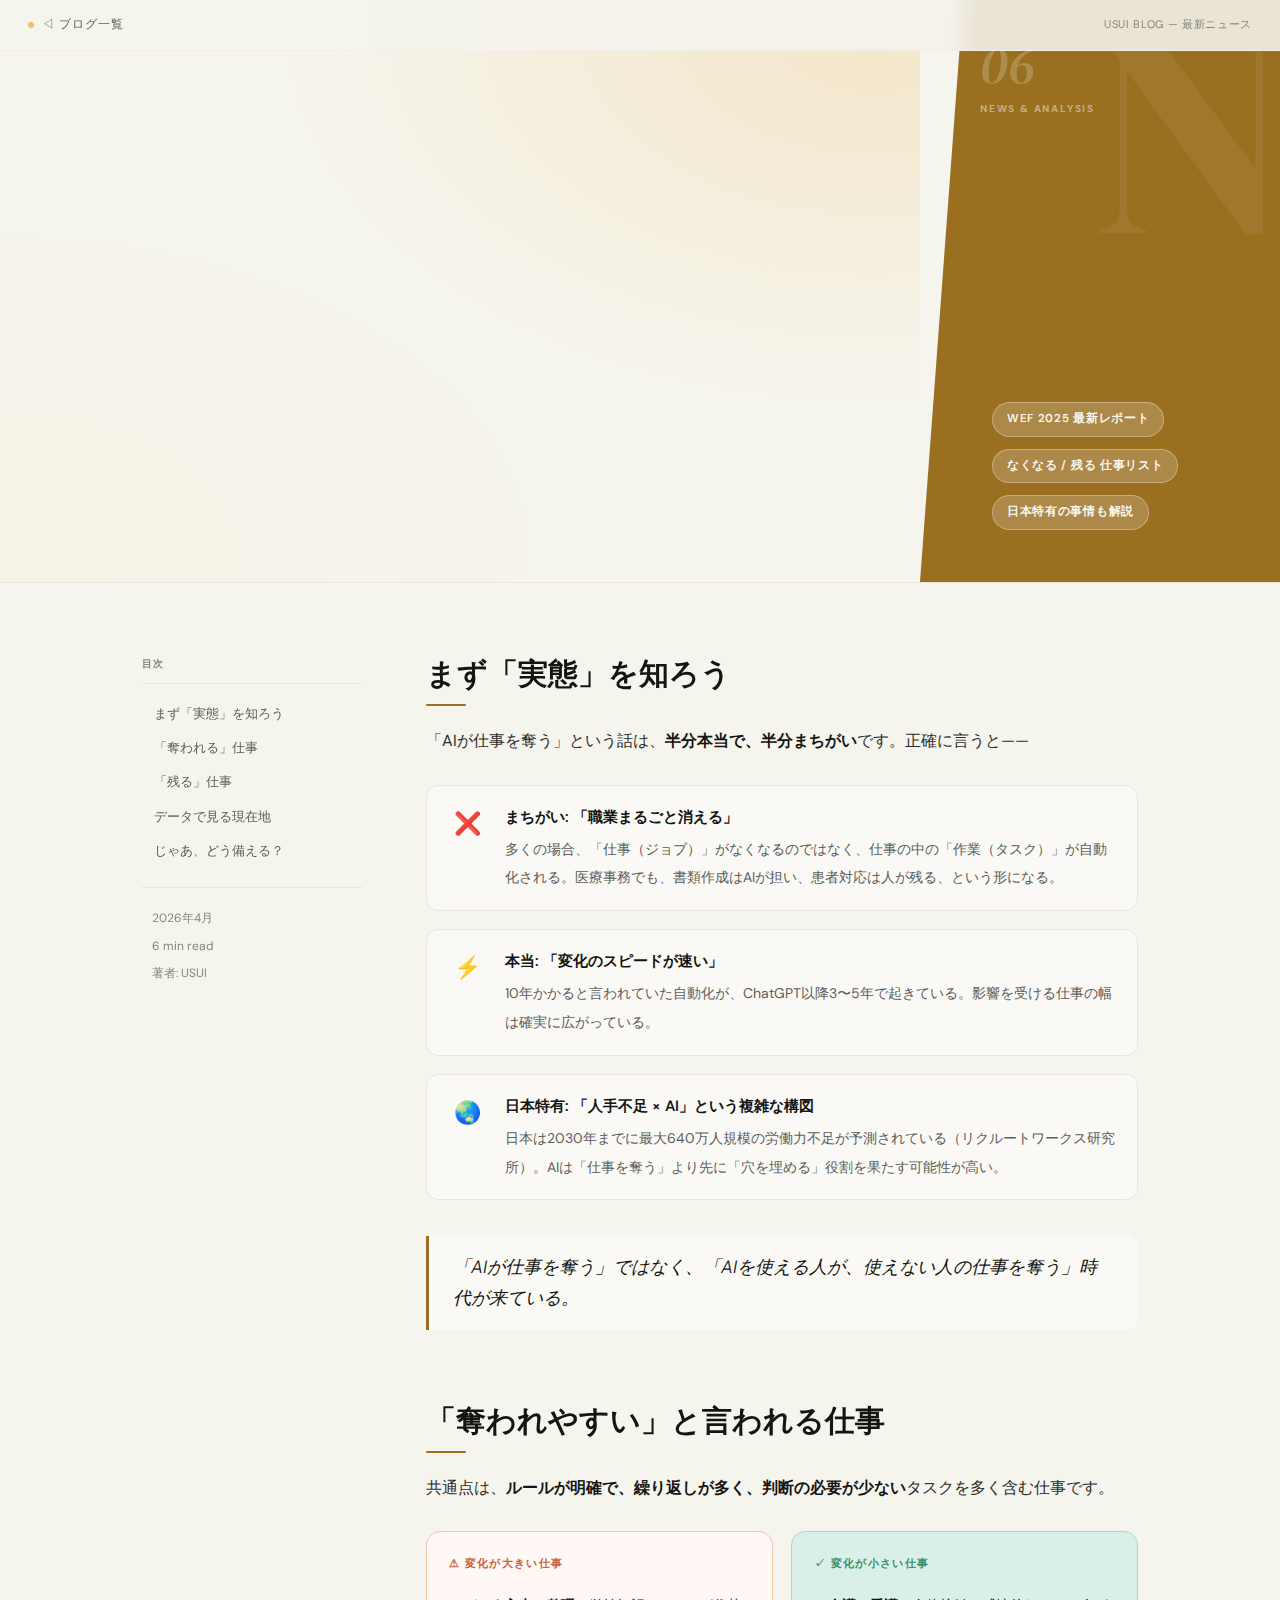
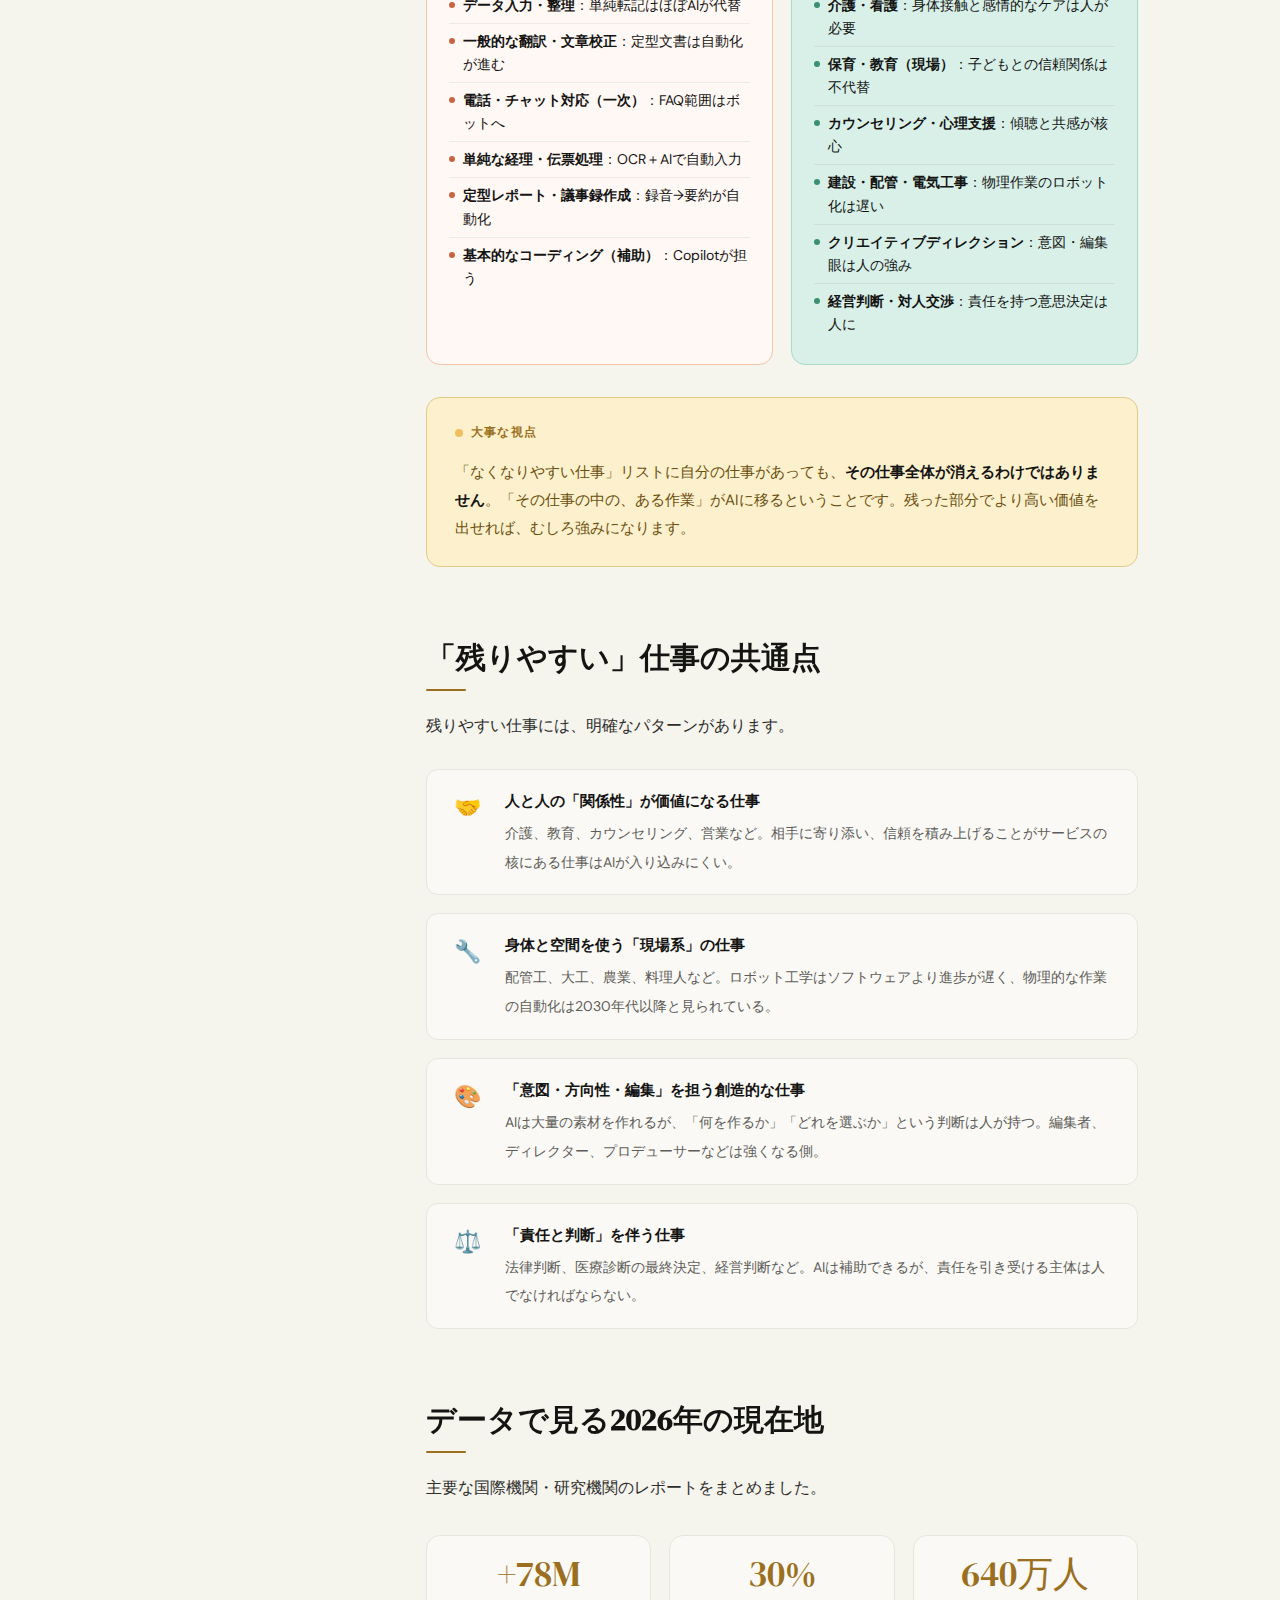
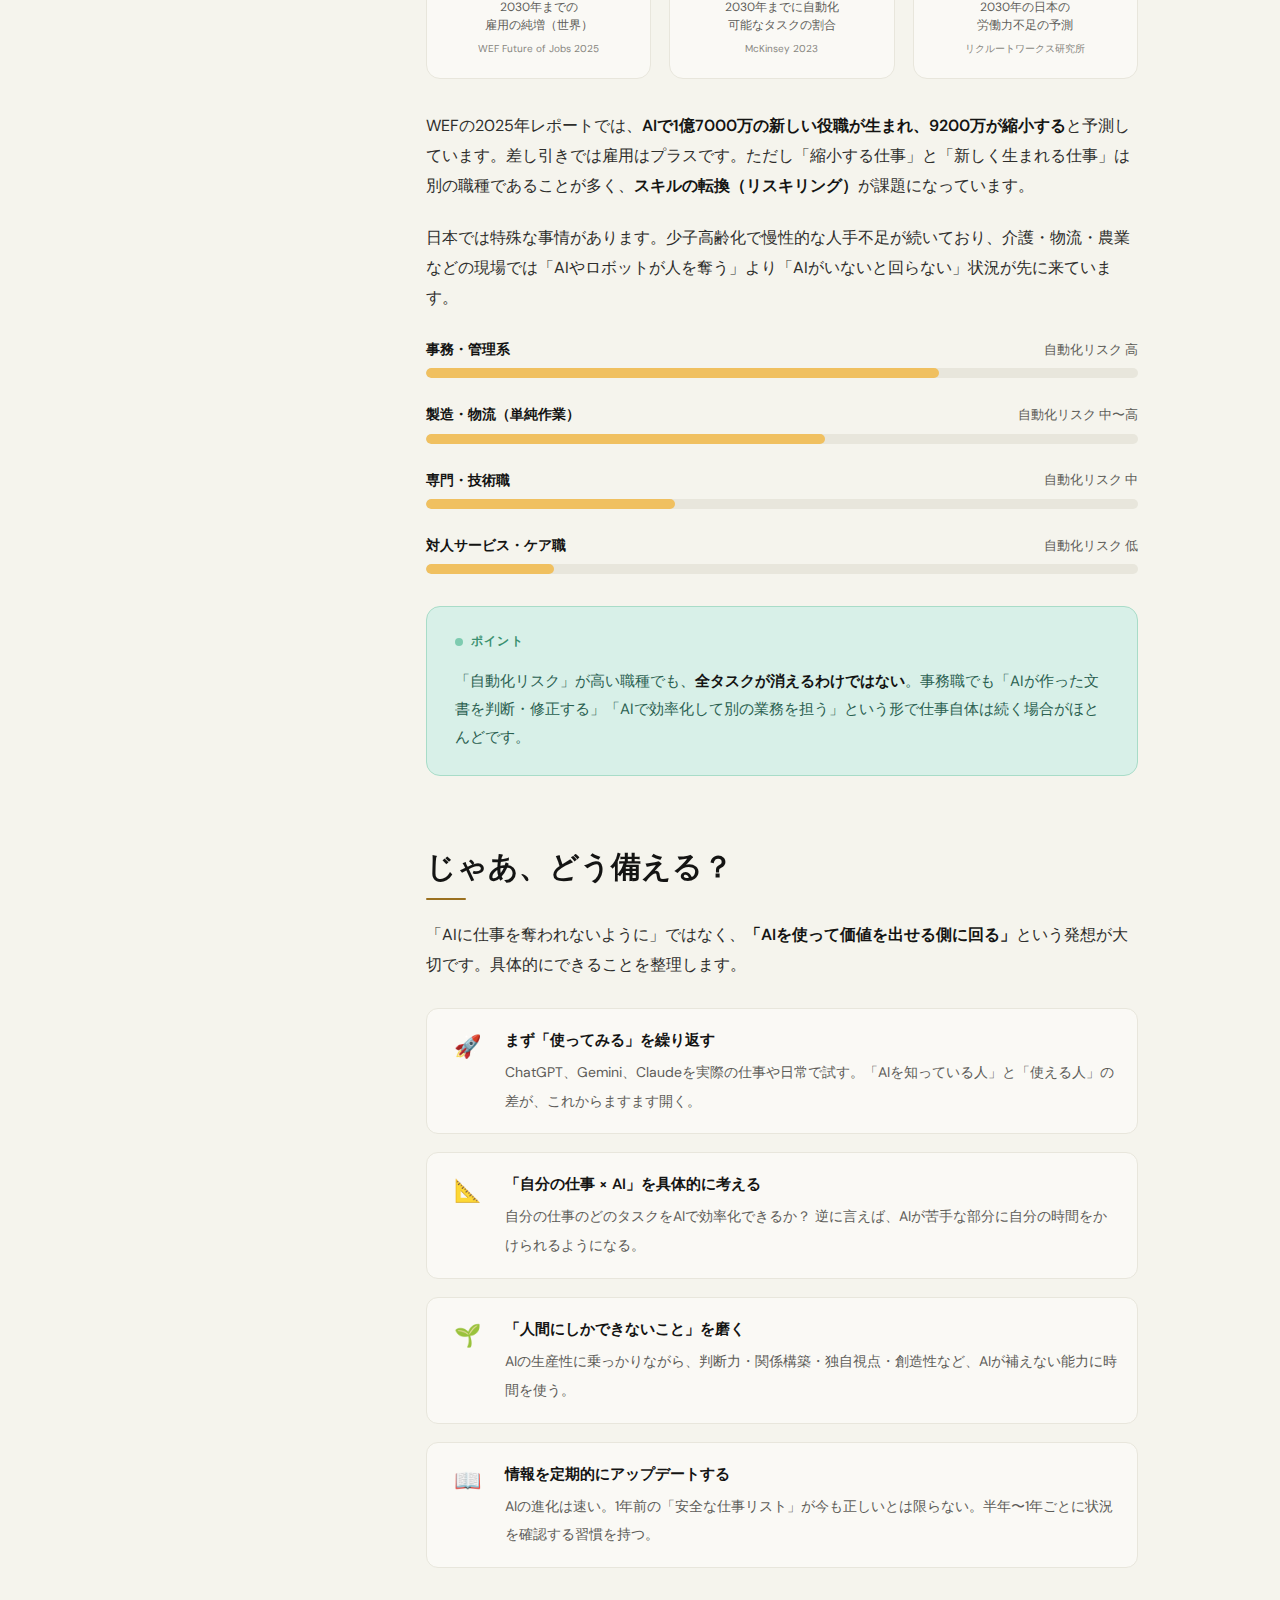
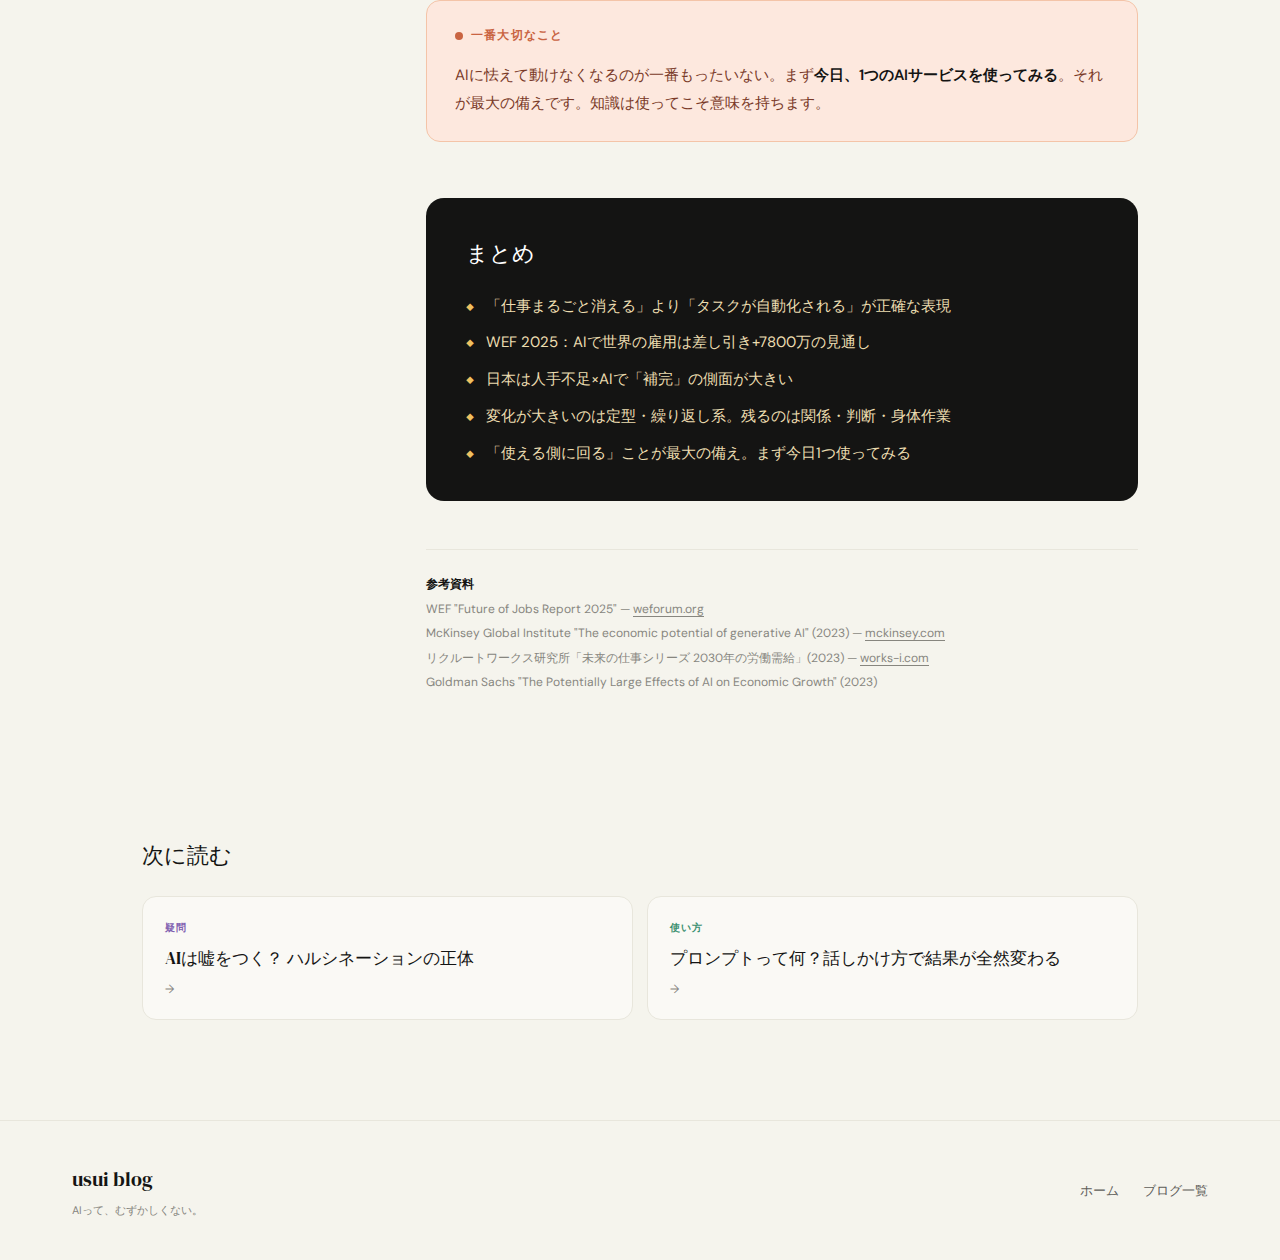
<file: usuiblog/ai-jobs/index.html>
<!DOCTYPE html>
<html lang="ja">
<head>
  <meta charset="UTF-8">
  <meta name="viewport" content="width=device-width, initial-scale=1.0">
  <title>AIの仕事を奪うって本当？ 2026年版 — usui blog</title>
  <meta name="description" content="「AIが仕事を奪う」は本当か？最新データと一緒に、なくなる仕事・残る仕事・これからの備え方を整理します。">
  <link rel="preconnect" href="https://fonts.googleapis.com">
  <link rel="preconnect" href="https://fonts.gstatic.com" crossorigin>
  <link href="https://fonts.googleapis.com/css2?family=DM+Serif+Display:ital@0;1&family=DM+Sans:ital,opsz,wght@0,9..40,300;0,9..40,400;0,9..40,500;0,9..40,600;1,9..40,300&display=swap" rel="stylesheet">
  <style>
    :root {
      --bg:#f5f4ed;--ivory:#faf9f5;--ink:#141413;--terra:#c96442;
      --coral-bg:#fde8de;--coral-bd:#f4c4a8;
      --mint:#7ecbb0;--mint-bg:#d8f0e8;--mint-bd:#a8dcc8;--mint-tx:#3a9070;
      --lav-bg:#ece4f4;--lav-bd:#c8aee0;--lav-tx:#8060b0;
      --gold:#f0c060;--gold-bg:#fdf0cc;--gold-bd:#e0cc88;--gold-tx:#9a7020;
      --stone:#5e5d59;--muted:#87867f;--border:#e8e6dc;--border-lt:#f0eee6;
    }
    *,*::before,*::after{margin:0;padding:0;box-sizing:border-box}
    html{scroll-behavior:smooth}
    body{background:var(--bg);color:var(--ink);font-family:'DM Sans',sans-serif;min-height:100vh;overflow-x:hidden;line-height:1.8}

    .nav{position:fixed;top:0;left:0;right:0;z-index:100;display:flex;align-items:center;justify-content:space-between;padding:14px 28px;background:rgba(245,244,237,.88);backdrop-filter:blur(12px);border-bottom:1px solid var(--border-lt)}
    .nav-back{display:inline-flex;align-items:center;gap:8px;text-decoration:none;font-size:12px;font-weight:500;color:var(--stone);letter-spacing:.08em;text-transform:uppercase;transition:color .2s}
    .nav-back:hover{color:var(--gold-tx)}
    .nav-back-dot{width:6px;height:6px;background:var(--gold);border-radius:50%;animation:blink 1.8s ease-in-out infinite}
    @keyframes blink{0%,100%{opacity:1}50%{opacity:.2}}
    .nav-label{font-size:11px;color:var(--muted);letter-spacing:.06em}
    .sidebar{display:none}

    .article-header{padding:120px 28px 64px;max-width:760px;margin:0 auto;text-align:center;position:relative}
    .article-header::before{content:'';position:absolute;top:0;left:50%;transform:translateX(-50%);width:120%;height:100%;background:radial-gradient(ellipse at 65% 25%,rgba(240,192,96,.25) 0%,transparent 50%),radial-gradient(ellipse at 20% 80%,rgba(253,240,204,.3) 0%,transparent 45%);pointer-events:none;z-index:-1}
    @keyframes fade-up{from{opacity:0;transform:translateY(16px)}to{opacity:1;transform:translateY(0)}}
    .article-tag{display:inline-block;background:var(--gold-bg);color:var(--gold-tx);border:1px solid var(--gold-bd);padding:5px 16px;border-radius:16px;font-size:11px;font-weight:600;letter-spacing:.1em;text-transform:uppercase;margin-bottom:28px;opacity:0;animation:fade-up .5s ease forwards .1s}
    .article-title{font-family:'DM Serif Display',serif;font-size:clamp(30px,5.5vw,54px);line-height:1.12;color:var(--ink);margin-bottom:24px;opacity:0;animation:fade-up .7s cubic-bezier(.16,1,.3,1) forwards .2s}
    .article-title em{font-style:italic;color:var(--gold-tx)}
    .article-lead{font-size:17px;color:var(--stone);font-weight:300;line-height:1.8;max-width:540px;margin:0 auto 36px;opacity:0;animation:fade-up .6s ease forwards .35s}
    .article-meta{display:flex;align-items:center;justify-content:center;gap:20px;font-size:12px;color:var(--muted);letter-spacing:.05em;opacity:0;animation:fade-up .5s ease forwards .5s}
    .meta-sep{color:var(--border)}
    .divider{max-width:760px;margin:0 auto;padding:0 28px;height:1px;background:var(--border)}

    .article-body{max-width:680px;margin:0 auto;padding:64px 28px 120px}
    .article-body h2{font-family:'DM Serif Display',serif;font-size:clamp(22px,3.2vw,30px);color:var(--ink);margin-top:72px;margin-bottom:20px;line-height:1.25;position:relative;padding-bottom:14px}
    .article-body h2::after{content:'';position:absolute;left:0;bottom:0;width:40px;height:2px;background:var(--gold-tx);border-radius:2px}
    .article-body h2:first-child{margin-top:0}
    .article-body p{font-size:16px;line-height:1.88;color:#2e2e2c;margin-bottom:22px}
    .article-body p strong{color:var(--ink);font-weight:600}

    .pull-quote{border-left:3px solid var(--gold-tx);padding:16px 24px;margin:36px 0;background:var(--ivory);border-radius:0 12px 12px 0}
    .pull-quote p{font-size:18px;font-style:italic;color:var(--ink);font-weight:300;margin:0;line-height:1.7}

    .box{border-radius:14px;padding:24px 28px;margin:32px 0}
    .box-title{font-size:12px;font-weight:700;letter-spacing:.1em;text-transform:uppercase;margin-bottom:14px;display:flex;align-items:center;gap:8px}
    .box-title::before{content:'';display:inline-block;width:8px;height:8px;border-radius:50%;flex-shrink:0}
    .box p{font-size:15px;margin-bottom:10px}
    .box p:last-child{margin-bottom:0}
    .box-gold{background:var(--gold-bg);border:1px solid var(--gold-bd)}
    .box-gold .box-title{color:var(--gold-tx)}
    .box-gold .box-title::before{background:var(--gold)}
    .box-gold p{color:#6a5010}
    .box-mint{background:var(--mint-bg);border:1px solid var(--mint-bd)}
    .box-mint .box-title{color:var(--mint-tx)}
    .box-mint .box-title::before{background:var(--mint)}
    .box-mint p{color:#2a6050}
    .box-coral{background:var(--coral-bg);border:1px solid var(--coral-bd)}
    .box-coral .box-title{color:var(--terra)}
    .box-coral .box-title::before{background:var(--terra)}
    .box-coral p{color:#7a3a28}

    /* Stat cards */
    .stat-row{display:grid;grid-template-columns:repeat(3,1fr);gap:14px;margin:32px 0}
    .stat{background:var(--ivory);border:1px solid var(--border);border-radius:14px;padding:20px 18px;text-align:center}
    .stat-num{font-family:'DM Serif Display',serif;font-size:clamp(26px,4vw,36px);color:var(--gold-tx);line-height:1;margin-bottom:6px}
    .stat-label{font-size:12px;color:var(--stone);line-height:1.5}
    .stat-src{font-size:10px;color:var(--muted);margin-top:6px}

    /* Job list */
    .job-grid{display:grid;grid-template-columns:1fr 1fr;gap:14px;margin:28px 0}
    .job-col{border-radius:14px;padding:22px 22px;border:1px solid}
    .job-col-danger{background:#fff8f4;border-color:#f4c4a8}
    .job-col-safe{background:var(--mint-bg);border-color:var(--mint-bd)}
    .job-col-title{font-size:11px;font-weight:700;letter-spacing:.12em;text-transform:uppercase;margin-bottom:14px;display:flex;align-items:center;gap:6px}
    .job-col-danger .job-col-title{color:var(--terra)}
    .job-col-safe .job-col-title{color:var(--mint-tx)}
    .job-item{font-size:14px;line-height:1.65;padding:6px 0;border-bottom:1px solid rgba(0,0,0,.06);display:flex;gap:8px;align-items:flex-start}
    .job-item:last-child{border-bottom:none}
    .job-dot{width:6px;height:6px;border-radius:50%;flex-shrink:0;margin-top:8px}
    .job-col-danger .job-dot{background:var(--terra)}
    .job-col-safe .job-dot{background:var(--mint-tx)}

    /* Data bar */
    .data-bar-wrap{margin:24px 0}
    .data-bar-label{font-size:14px;font-weight:600;color:var(--ink);margin-bottom:6px;display:flex;justify-content:space-between;align-items:center}
    .data-bar-label span{font-size:13px;color:var(--stone);font-weight:400}
    .data-bar-track{height:10px;background:var(--border);border-radius:6px;overflow:hidden}
    .data-bar-fill{height:100%;border-radius:6px;background:var(--gold);transition:width .8s ease}

    /* Reality check rows */
    .reality-list{display:flex;flex-direction:column;gap:18px;margin:28px 0}
    .reality-item{display:flex;gap:18px;align-items:flex-start;padding:18px 20px;background:var(--ivory);border-radius:12px;border:1px solid var(--border)}
    .reality-icon{font-size:22px;flex-shrink:0;width:40px;text-align:center}
    .reality-body strong{display:block;font-size:15px;font-weight:600;color:var(--ink);margin-bottom:4px}
    .reality-body span{font-size:14px;color:var(--stone);line-height:1.65}

    .summary{background:var(--ink);color:var(--ivory);border-radius:18px;padding:36px 40px;margin:56px 0 0}
    .summary-title{font-family:'DM Serif Display',serif;font-size:22px;margin-bottom:20px;color:#fff}
    .summary-list{list-style:none;display:flex;flex-direction:column;gap:12px}
    .summary-list li{font-size:15px;color:#ecddb0;display:flex;gap:12px;align-items:flex-start;line-height:1.65}
    .summary-list li::before{content:'◆';font-size:8px;color:var(--gold);flex-shrink:0;margin-top:7px}

    .source-note{margin-top:48px;padding-top:24px;border-top:1px solid var(--border)}
    .source-note p{font-size:12px;color:var(--muted);line-height:1.7;margin-bottom:4px}
    .source-note a{color:var(--muted);text-decoration:underline;text-underline-offset:3px}

    .next-section{max-width:680px;margin:0 auto;padding:0 28px 100px}
    .next-title{font-family:'DM Serif Display',serif;font-size:22px;margin-bottom:20px;color:var(--ink)}
    .next-cards{display:grid;grid-template-columns:1fr 1fr;gap:14px}
    .next-card{background:var(--ivory);border:1px solid var(--border);border-radius:14px;padding:22px 22px 18px;text-decoration:none;display:block;transition:transform .25s cubic-bezier(.34,1.56,.64,1),box-shadow .25s}
    .next-card:hover{transform:translateY(-5px);box-shadow:0 16px 48px rgba(0,0,0,.08)}
    .next-card-tag{font-size:10px;font-weight:700;letter-spacing:.09em;text-transform:uppercase;margin-bottom:10px;display:block}
    .next-card-title{font-family:'DM Serif Display',serif;font-size:17px;color:var(--ink);line-height:1.3;margin-bottom:10px}
    .next-card-arrow{font-size:12px;color:var(--muted)}

    .footer{border-top:1px solid var(--border);padding:40px 28px;max-width:760px;margin:0 auto;display:flex;align-items:center;justify-content:space-between}
    .footer-brand{font-family:'DM Serif Display',serif;font-size:20px;color:var(--ink)}
    .footer-copy{font-size:11px;color:var(--muted);margin-top:4px}
    .footer-links{display:flex;gap:24px}
    .footer-link{font-size:13px;color:var(--stone);text-decoration:none;transition:color .2s}
    .footer-link:hover{color:var(--ink)}

    @media(min-width:900px){
      .article-header{max-width:none;padding:0;text-align:left;display:grid;grid-template-columns:1fr 360px;min-height:500px;margin:0}
      .article-header::before{display:none}
      .header-left{padding:130px 72px 80px;background:radial-gradient(ellipse at 95% 5%,rgba(240,192,96,.25) 0%,transparent 48%),radial-gradient(ellipse at 0% 95%,rgba(253,240,204,.2) 0%,transparent 42%),var(--bg);display:flex;flex-direction:column;justify-content:center}
      .header-right{background:var(--gold-tx);position:relative;overflow:hidden;clip-path:polygon(12% 0,100% 0,100% 100%,0 100%);display:flex;flex-direction:column;justify-content:flex-end;padding:48px 52px 52px 72px;gap:12px}
      .header-right::before{content:'N';position:absolute;top:-30px;right:-10px;font-family:'DM Serif Display',serif;font-size:310px;font-weight:400;color:rgba(255,255,255,.06);line-height:1;pointer-events:none;user-select:none}
      .hr-badge{display:inline-flex;align-items:center;gap:6px;background:rgba(255,255,255,.18);border:1px solid rgba(255,255,255,.3);border-radius:20px;padding:6px 14px;font-size:11.5px;font-weight:600;color:rgba(255,255,255,.95);letter-spacing:.06em;width:fit-content}
      .hr-no{font-family:'DM Serif Display',serif;font-size:52px;color:rgba(255,255,255,.2);line-height:1;position:absolute;top:40px;left:60px;font-style:italic}
      .hr-label{font-size:10px;font-weight:700;letter-spacing:.18em;text-transform:uppercase;color:rgba(255,255,255,.45);position:absolute;top:100px;left:60px}
      .article-tag{margin-bottom:20px;align-self:flex-start}
      .article-lead{max-width:520px;margin:0 0 32px}
      .article-meta{justify-content:flex-start}
      .divider{max-width:none;padding:0 72px}
      .page-wrap{display:grid;grid-template-columns:220px 1fr;gap:64px;max-width:1140px;margin:0 auto;padding:72px 72px 0;align-items:start}
      .sidebar{display:block;position:sticky;top:80px}
      .toc-label{font-size:10px;font-weight:700;letter-spacing:.14em;text-transform:uppercase;color:var(--muted);margin-bottom:14px;padding-bottom:10px;border-bottom:1px solid var(--border)}
      .toc-nav{display:flex;flex-direction:column;gap:2px}
      .toc-link{display:block;font-size:13px;color:var(--stone);text-decoration:none;padding:7px 10px;border-radius:7px;line-height:1.4;transition:background .15s,color .15s;border-left:2px solid transparent}
      .toc-link:hover,.toc-link.active{background:var(--gold-bg);color:var(--gold-tx);border-left-color:var(--gold-tx)}
      .sidebar-divider{height:1px;background:var(--border);margin:20px 0}
      .sidebar-info{font-size:12px;color:var(--muted);display:flex;flex-direction:column;gap:6px;padding-left:10px}
      .article-body{max-width:none;margin:0;padding:0 0 100px}
      .next-section{max-width:1140px;padding:40px 72px 100px}
      .footer{max-width:none;padding:40px 72px}
      .stat-row{gap:18px}
      .job-grid{gap:18px}
    }
    @media(max-width:640px){
      .nav{padding:12px 18px}
      .article-header{padding:90px 20px 48px}
      .article-body{padding:48px 20px 80px}
      .stat-row{grid-template-columns:1fr 1fr;gap:10px}
      .stat-row .stat:last-child{grid-column:1/-1}
      .job-grid{grid-template-columns:1fr}
      .next-cards{grid-template-columns:1fr}
      .next-section{padding:0 20px 80px}
      .summary{padding:28px 24px}
      .footer{padding:32px 20px;flex-direction:column;gap:20px;align-items:flex-start}
    }
  </style>
</head>
<body>

  <nav class="nav">
    <a href="../" class="nav-back"><span class="nav-back-dot"></span>◁ ブログ一覧</a>
    <span class="nav-label">USUI BLOG — 最新ニュース</span>
  </nav>

  <header class="article-header">
    <div class="header-left">
      <span class="article-tag">最新ニュース</span>
      <h1 class="article-title">
        AIの仕事を奪うって<br>
        <em>本当に</em>？<br>
        2026年版
      </h1>
      <p class="article-lead">
        毎日ニュースで流れる「AIが仕事を奪う」という話。<br>
        心配より先に、最新データで正確に知っておこう。
      </p>
      <div class="article-meta">
        <span>2026年4月</span>
        <span class="meta-sep">|</span>
        <span>6 min read</span>
        <span class="meta-sep">|</span>
        <span>USUI</span>
      </div>
    </div>
    <div class="header-right">
      <div class="hr-no">06</div>
      <div class="hr-label">NEWS & ANALYSIS</div>
      <div class="hr-badge">WEF 2025 最新レポート</div>
      <div class="hr-badge">なくなる / 残る 仕事リスト</div>
      <div class="hr-badge">日本特有の事情も解説</div>
    </div>
  </header>

  <div class="divider"></div>

  <div class="page-wrap">
  <aside class="sidebar">
    <div class="toc-label">目次</div>
    <nav class="toc-nav">
      <a href="#s1" class="toc-link">まず「実態」を知ろう</a>
      <a href="#s2" class="toc-link">「奪われる」仕事</a>
      <a href="#s3" class="toc-link">「残る」仕事</a>
      <a href="#s4" class="toc-link">データで見る現在地</a>
      <a href="#s5" class="toc-link">じゃあ、どう備える？</a>
    </nav>
    <div class="sidebar-divider"></div>
    <div class="sidebar-info">
      <span>2026年4月</span>
      <span>6 min read</span>
      <span>著者: USUI</span>
    </div>
  </aside>

  <main class="article-body">

    <h2 id="s1">まず「実態」を知ろう</h2>
    <p>
      「AIが仕事を奪う」という話は、<strong>半分本当で、半分まちがい</strong>です。正確に言うと——
    </p>

    <div class="reality-list">
      <div class="reality-item">
        <div class="reality-icon">❌</div>
        <div class="reality-body">
          <strong>まちがい: 「職業まるごと消える」</strong>
          <span>多くの場合、「仕事（ジョブ）」がなくなるのではなく、仕事の中の「作業（タスク）」が自動化される。医療事務でも、書類作成はAIが担い、患者対応は人が残る、という形になる。</span>
        </div>
      </div>
      <div class="reality-item">
        <div class="reality-icon">⚡</div>
        <div class="reality-body">
          <strong>本当: 「変化のスピードが速い」</strong>
          <span>10年かかると言われていた自動化が、ChatGPT以降3〜5年で起きている。影響を受ける仕事の幅は確実に広がっている。</span>
        </div>
      </div>
      <div class="reality-item">
        <div class="reality-icon">🌏</div>
        <div class="reality-body">
          <strong>日本特有: 「人手不足 × AI」という複雑な構図</strong>
          <span>日本は2030年までに最大640万人規模の労働力不足が予測されている（リクルートワークス研究所）。AIは「仕事を奪う」より先に「穴を埋める」役割を果たす可能性が高い。</span>
        </div>
      </div>
    </div>

    <div class="pull-quote">
      <p>「AIが仕事を奪う」ではなく、「AIを使える人が、使えない人の仕事を奪う」時代が来ている。</p>
    </div>

    <h2 id="s2">「奪われやすい」と言われる仕事</h2>
    <p>
      共通点は、<strong>ルールが明確で、繰り返しが多く、判断の必要が少ない</strong>タスクを多く含む仕事です。
    </p>

    <div class="job-grid">
      <div class="job-col job-col-danger">
        <div class="job-col-title">⚠ 変化が大きい仕事</div>
        <div class="job-item"><span class="job-dot"></span><span><strong>データ入力・整理</strong>：単純転記はほぼAIが代替</span></div>
        <div class="job-item"><span class="job-dot"></span><span><strong>一般的な翻訳・文章校正</strong>：定型文書は自動化が進む</span></div>
        <div class="job-item"><span class="job-dot"></span><span><strong>電話・チャット対応（一次）</strong>：FAQ範囲はボットへ</span></div>
        <div class="job-item"><span class="job-dot"></span><span><strong>単純な経理・伝票処理</strong>：OCR＋AIで自動入力</span></div>
        <div class="job-item"><span class="job-dot"></span><span><strong>定型レポート・議事録作成</strong>：録音→要約が自動化</span></div>
        <div class="job-item"><span class="job-dot"></span><span><strong>基本的なコーディング（補助）</strong>：Copilotが担う</span></div>
      </div>
      <div class="job-col job-col-safe">
        <div class="job-col-title">✓ 変化が小さい仕事</div>
        <div class="job-item"><span class="job-dot"></span><span><strong>介護・看護</strong>：身体接触と感情的なケアは人が必要</span></div>
        <div class="job-item"><span class="job-dot"></span><span><strong>保育・教育（現場）</strong>：子どもとの信頼関係は不代替</span></div>
        <div class="job-item"><span class="job-dot"></span><span><strong>カウンセリング・心理支援</strong>：傾聴と共感が核心</span></div>
        <div class="job-item"><span class="job-dot"></span><span><strong>建設・配管・電気工事</strong>：物理作業のロボット化は遅い</span></div>
        <div class="job-item"><span class="job-dot"></span><span><strong>クリエイティブディレクション</strong>：意図・編集眼は人の強み</span></div>
        <div class="job-item"><span class="job-dot"></span><span><strong>経営判断・対人交渉</strong>：責任を持つ意思決定は人に</span></div>
      </div>
    </div>

    <div class="box box-gold">
      <div class="box-title">大事な視点</div>
      <p>「なくなりやすい仕事」リストに自分の仕事があっても、<strong>その仕事全体が消えるわけではありません</strong>。「その仕事の中の、ある作業」がAIに移るということです。残った部分でより高い価値を出せれば、むしろ強みになります。</p>
    </div>

    <h2 id="s3">「残りやすい」仕事の共通点</h2>
    <p>
      残りやすい仕事には、明確なパターンがあります。
    </p>

    <div class="reality-list">
      <div class="reality-item">
        <div class="reality-icon">🤝</div>
        <div class="reality-body">
          <strong>人と人の「関係性」が価値になる仕事</strong>
          <span>介護、教育、カウンセリング、営業など。相手に寄り添い、信頼を積み上げることがサービスの核にある仕事はAIが入り込みにくい。</span>
        </div>
      </div>
      <div class="reality-item">
        <div class="reality-icon">🔧</div>
        <div class="reality-body">
          <strong>身体と空間を使う「現場系」の仕事</strong>
          <span>配管工、大工、農業、料理人など。ロボット工学はソフトウェアより進歩が遅く、物理的な作業の自動化は2030年代以降と見られている。</span>
        </div>
      </div>
      <div class="reality-item">
        <div class="reality-icon">🎨</div>
        <div class="reality-body">
          <strong>「意図・方向性・編集」を担う創造的な仕事</strong>
          <span>AIは大量の素材を作れるが、「何を作るか」「どれを選ぶか」という判断は人が持つ。編集者、ディレクター、プロデューサーなどは強くなる側。</span>
        </div>
      </div>
      <div class="reality-item">
        <div class="reality-icon">⚖️</div>
        <div class="reality-body">
          <strong>「責任と判断」を伴う仕事</strong>
          <span>法律判断、医療診断の最終決定、経営判断など。AIは補助できるが、責任を引き受ける主体は人でなければならない。</span>
        </div>
      </div>
    </div>

    <h2 id="s4">データで見る2026年の現在地</h2>
    <p>
      主要な国際機関・研究機関のレポートをまとめました。
    </p>

    <div class="stat-row">
      <div class="stat">
        <div class="stat-num">+78M</div>
        <div class="stat-label">2030年までの<br>雇用の純増（世界）</div>
        <div class="stat-src">WEF Future of Jobs 2025</div>
      </div>
      <div class="stat">
        <div class="stat-num">30%</div>
        <div class="stat-label">2030年までに自動化<br>可能なタスクの割合</div>
        <div class="stat-src">McKinsey 2023</div>
      </div>
      <div class="stat">
        <div class="stat-num">640万人</div>
        <div class="stat-label">2030年の日本の<br>労働力不足の予測</div>
        <div class="stat-src">リクルートワークス研究所</div>
      </div>
    </div>

    <p>
      WEFの2025年レポートでは、<strong>AIで1億7000万の新しい役職が生まれ、9200万が縮小する</strong>と予測しています。差し引きでは雇用はプラスです。ただし「縮小する仕事」と「新しく生まれる仕事」は別の職種であることが多く、<strong>スキルの転換（リスキリング）</strong>が課題になっています。
    </p>

    <p>
      日本では特殊な事情があります。少子高齢化で慢性的な人手不足が続いており、介護・物流・農業などの現場では「AIやロボットが人を奪う」より「AIがいないと回らない」状況が先に来ています。
    </p>

    <div class="data-bar-wrap">
      <div class="data-bar-label">事務・管理系<span>自動化リスク 高</span></div>
      <div class="data-bar-track"><div class="data-bar-fill" style="width:72%"></div></div>
    </div>
    <div class="data-bar-wrap">
      <div class="data-bar-label">製造・物流（単純作業）<span>自動化リスク 中〜高</span></div>
      <div class="data-bar-track"><div class="data-bar-fill" style="width:56%"></div></div>
    </div>
    <div class="data-bar-wrap">
      <div class="data-bar-label">専門・技術職<span>自動化リスク 中</span></div>
      <div class="data-bar-track"><div class="data-bar-fill" style="width:35%"></div></div>
    </div>
    <div class="data-bar-wrap">
      <div class="data-bar-label">対人サービス・ケア職<span>自動化リスク 低</span></div>
      <div class="data-bar-track"><div class="data-bar-fill" style="width:18%"></div></div>
    </div>

    <div class="box box-mint">
      <div class="box-title">ポイント</div>
      <p>「自動化リスク」が高い職種でも、<strong>全タスクが消えるわけではない</strong>。事務職でも「AIが作った文書を判断・修正する」「AIで効率化して別の業務を担う」という形で仕事自体は続く場合がほとんどです。</p>
    </div>

    <h2 id="s5">じゃあ、どう備える？</h2>
    <p>
      「AIに仕事を奪われないように」ではなく、<strong>「AIを使って価値を出せる側に回る」</strong>という発想が大切です。具体的にできることを整理します。
    </p>

    <div class="reality-list">
      <div class="reality-item">
        <div class="reality-icon">🚀</div>
        <div class="reality-body">
          <strong>まず「使ってみる」を繰り返す</strong>
          <span>ChatGPT、Gemini、Claudeを実際の仕事や日常で試す。「AIを知っている人」と「使える人」の差が、これからますます開く。</span>
        </div>
      </div>
      <div class="reality-item">
        <div class="reality-icon">📐</div>
        <div class="reality-body">
          <strong>「自分の仕事 × AI」を具体的に考える</strong>
          <span>自分の仕事のどのタスクをAIで効率化できるか？ 逆に言えば、AIが苦手な部分に自分の時間をかけられるようになる。</span>
        </div>
      </div>
      <div class="reality-item">
        <div class="reality-icon">🌱</div>
        <div class="reality-body">
          <strong>「人間にしかできないこと」を磨く</strong>
          <span>AIの生産性に乗っかりながら、判断力・関係構築・独自視点・創造性など、AIが補えない能力に時間を使う。</span>
        </div>
      </div>
      <div class="reality-item">
        <div class="reality-icon">📖</div>
        <div class="reality-body">
          <strong>情報を定期的にアップデートする</strong>
          <span>AIの進化は速い。1年前の「安全な仕事リスト」が今も正しいとは限らない。半年〜1年ごとに状況を確認する習慣を持つ。</span>
        </div>
      </div>
    </div>

    <div class="box box-coral">
      <div class="box-title">一番大切なこと</div>
      <p>AIに怯えて動けなくなるのが一番もったいない。まず<strong>今日、1つのAIサービスを使ってみる</strong>。それが最大の備えです。知識は使ってこそ意味を持ちます。</p>
    </div>

    <div class="summary">
      <div class="summary-title">まとめ</div>
      <ul class="summary-list">
        <li>「仕事まるごと消える」より「タスクが自動化される」が正確な表現</li>
        <li>WEF 2025：AIで世界の雇用は差し引き+7800万の見通し</li>
        <li>日本は人手不足×AIで「補完」の側面が大きい</li>
        <li>変化が大きいのは定型・繰り返し系。残るのは関係・判断・身体作業</li>
        <li>「使える側に回る」ことが最大の備え。まず今日1つ使ってみる</li>
      </ul>
    </div>

    <div class="source-note">
      <p><strong>参考資料</strong></p>
      <p>WEF "Future of Jobs Report 2025" — <a href="https://www.weforum.org/publications/the-future-of-jobs-report-2025/" target="_blank" rel="noopener">weforum.org</a></p>
      <p>McKinsey Global Institute "The economic potential of generative AI" (2023) — <a href="https://www.mckinsey.com/capabilities/mckinsey-digital/our-insights/the-economic-potential-of-generative-ai-the-next-productivity-frontier" target="_blank" rel="noopener">mckinsey.com</a></p>
      <p>リクルートワークス研究所「未来の仕事シリーズ 2030年の労働需給」(2023) — <a href="https://www.works-i.com/" target="_blank" rel="noopener">works-i.com</a></p>
      <p>Goldman Sachs "The Potentially Large Effects of AI on Economic Growth" (2023)</p>
    </div>

  </main>
  </div>

  <section class="next-section">
    <div class="next-title">次に読む</div>
    <div class="next-cards">
      <a href="../hallucination/" class="next-card">
        <span class="next-card-tag" style="color:var(--lav-tx)">疑問</span>
        <div class="next-card-title">AIは嘘をつく？ ハルシネーションの正体</div>
        <div class="next-card-arrow">→</div>
      </a>
      <a href="../prompt/" class="next-card">
        <span class="next-card-tag" style="color:var(--mint-tx)">使い方</span>
        <div class="next-card-title">プロンプトって何？話しかけ方で結果が全然変わる</div>
        <div class="next-card-arrow">→</div>
      </a>
    </div>
  </section>

  <footer class="footer">
    <div>
      <div class="footer-brand">usui blog</div>
      <div class="footer-copy">AIって、むずかしくない。</div>
    </div>
    <div class="footer-links">
      <a href="../../" class="footer-link">ホーム</a>
      <a href="../" class="footer-link">ブログ一覧</a>
    </div>
  </footer>

  <script>
    // TOC active highlight
    const tocLinks = document.querySelectorAll('.toc-link');
    const sections = document.querySelectorAll('h2[id]');
    const obs = new IntersectionObserver(entries => {
      entries.forEach(e => {
        if (e.isIntersecting) {
          tocLinks.forEach(l => l.classList.remove('active'));
          const active = document.querySelector(`.toc-link[href="#${e.target.id}"]`);
          if (active) active.classList.add('active');
        }
      });
    }, { rootMargin: '-20% 0px -70% 0px' });
    sections.forEach(s => obs.observe(s));

    // Animate data bars on scroll
    const bars = document.querySelectorAll('.data-bar-fill');
    const barObs = new IntersectionObserver(entries => {
      entries.forEach(e => {
        if (e.isIntersecting) {
          e.target.style.width = e.target.style.width; // trigger reflow
          barObs.unobserve(e.target);
        }
      });
    }, { threshold: 0.3 });
    bars.forEach(b => { const w = b.style.width; b.style.width = '0'; setTimeout(() => { b.style.width = w; }, 100); barObs.observe(b); });
  </script>

</body>
</html>
</file>
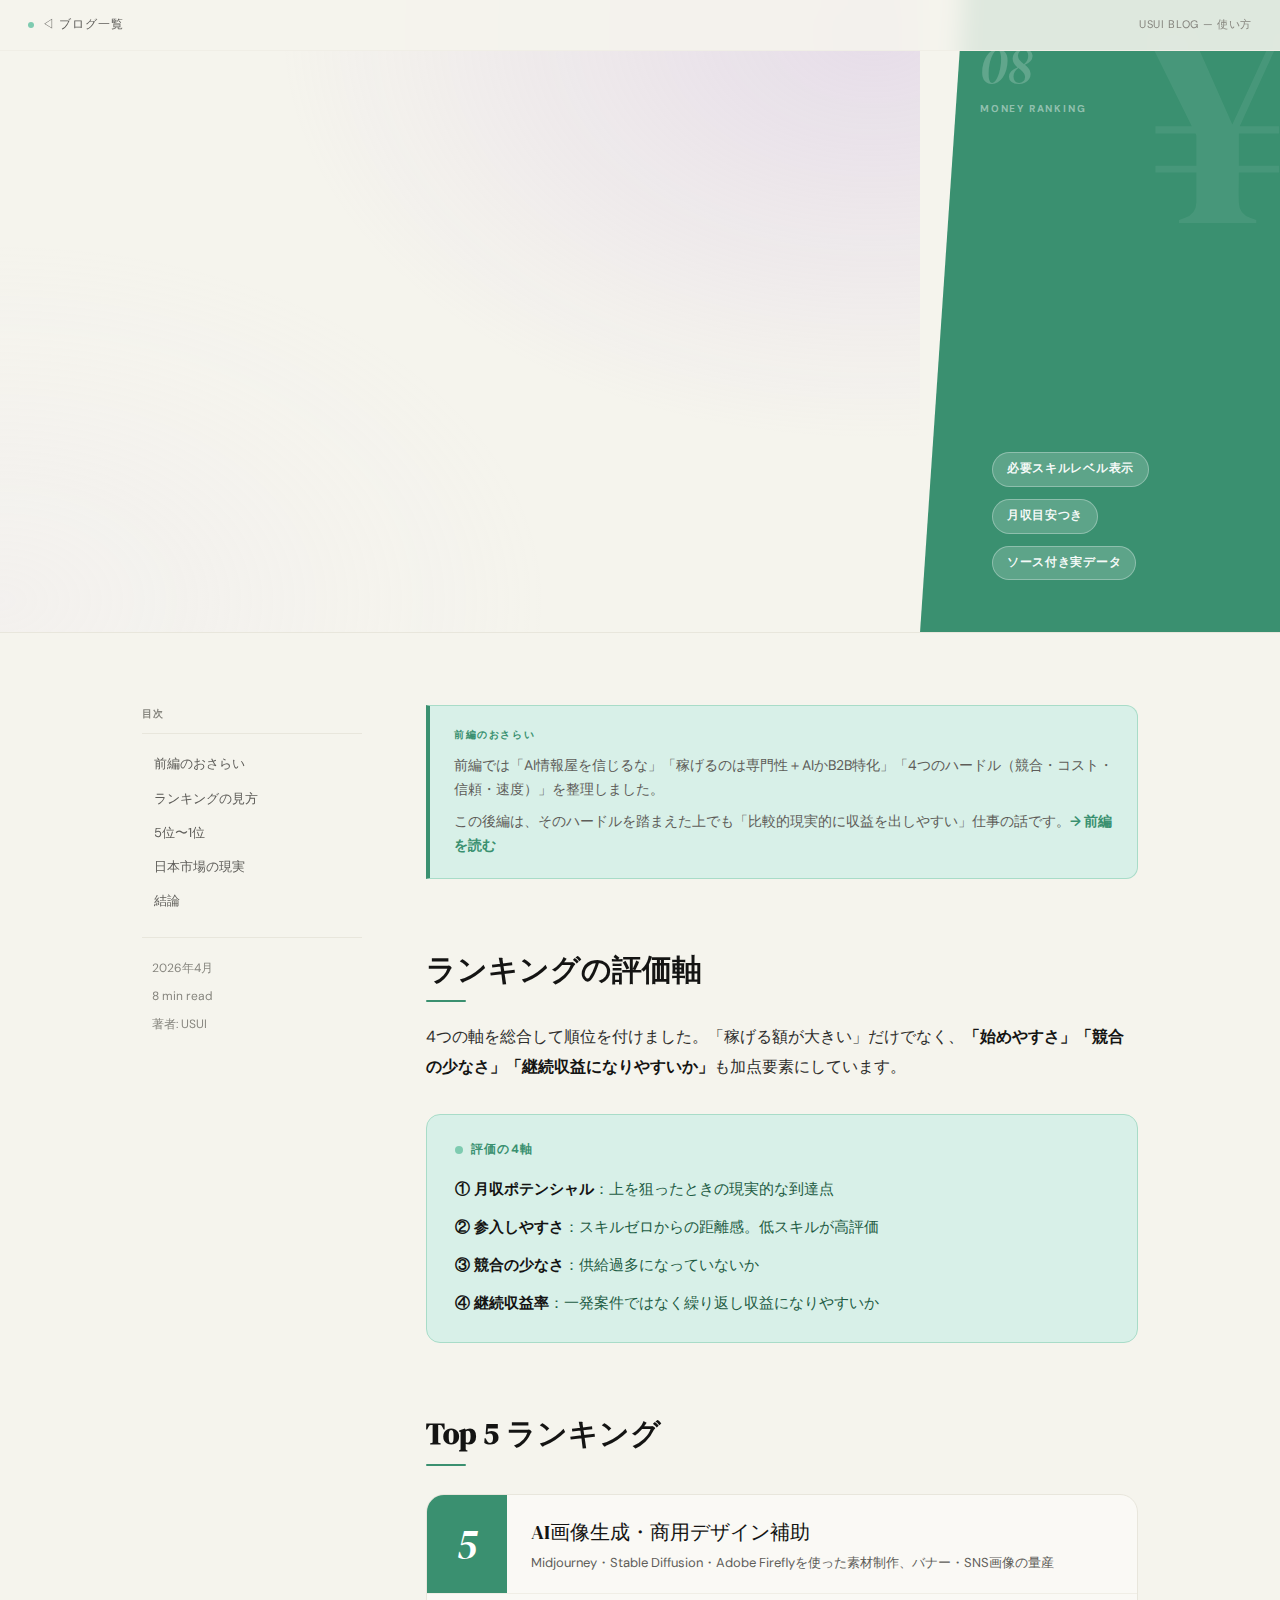
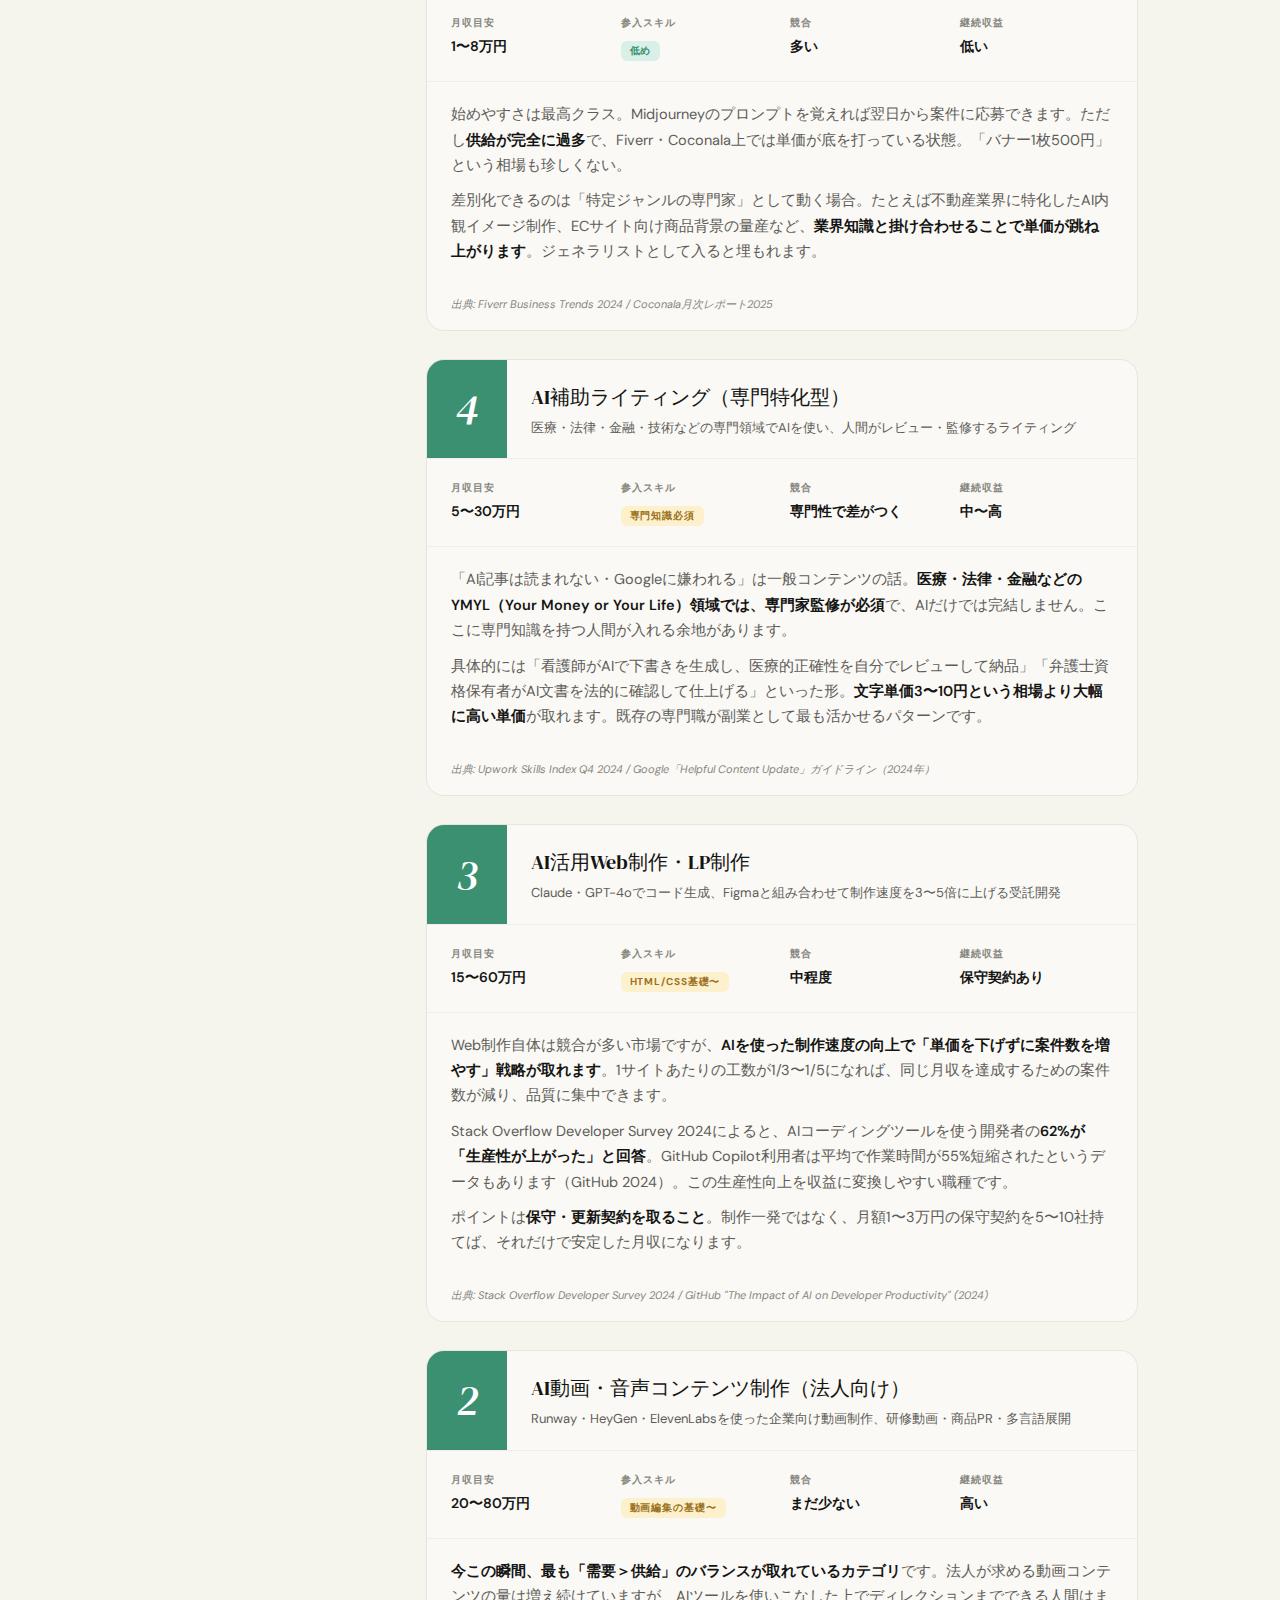
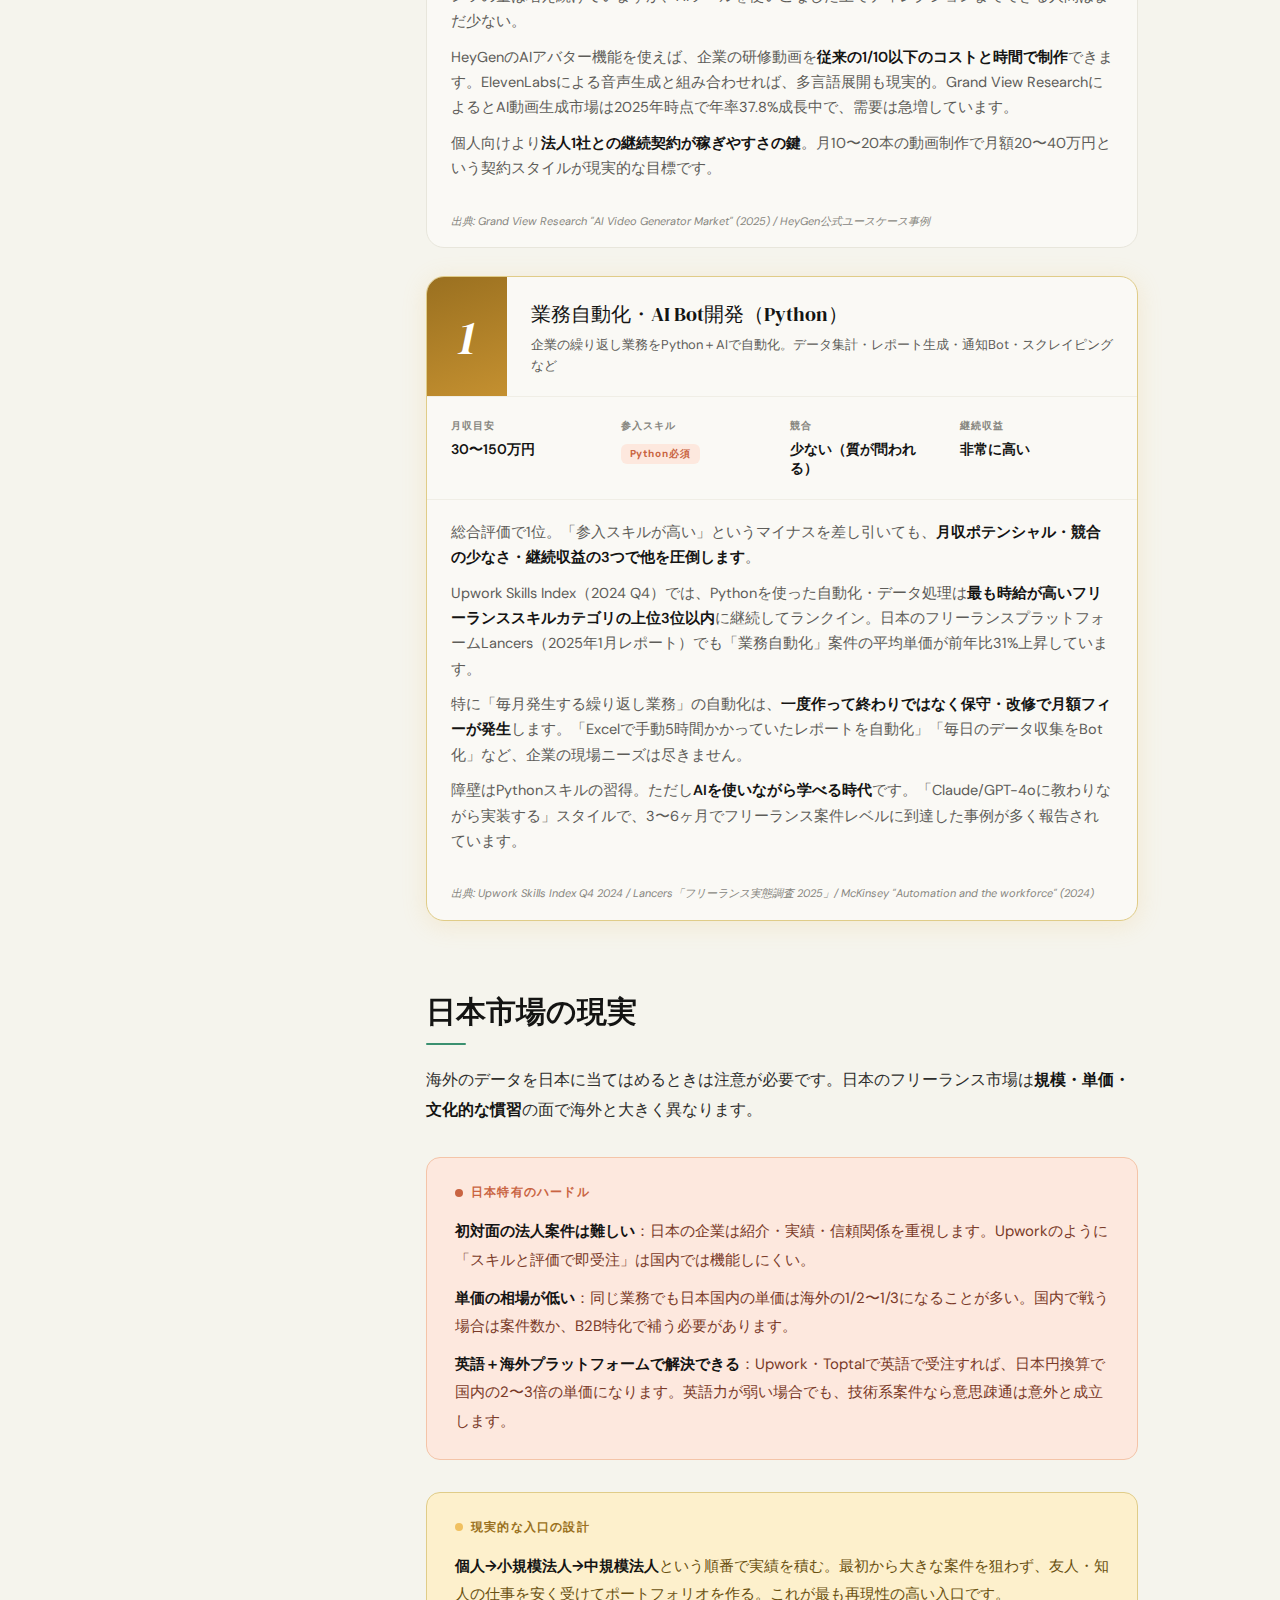
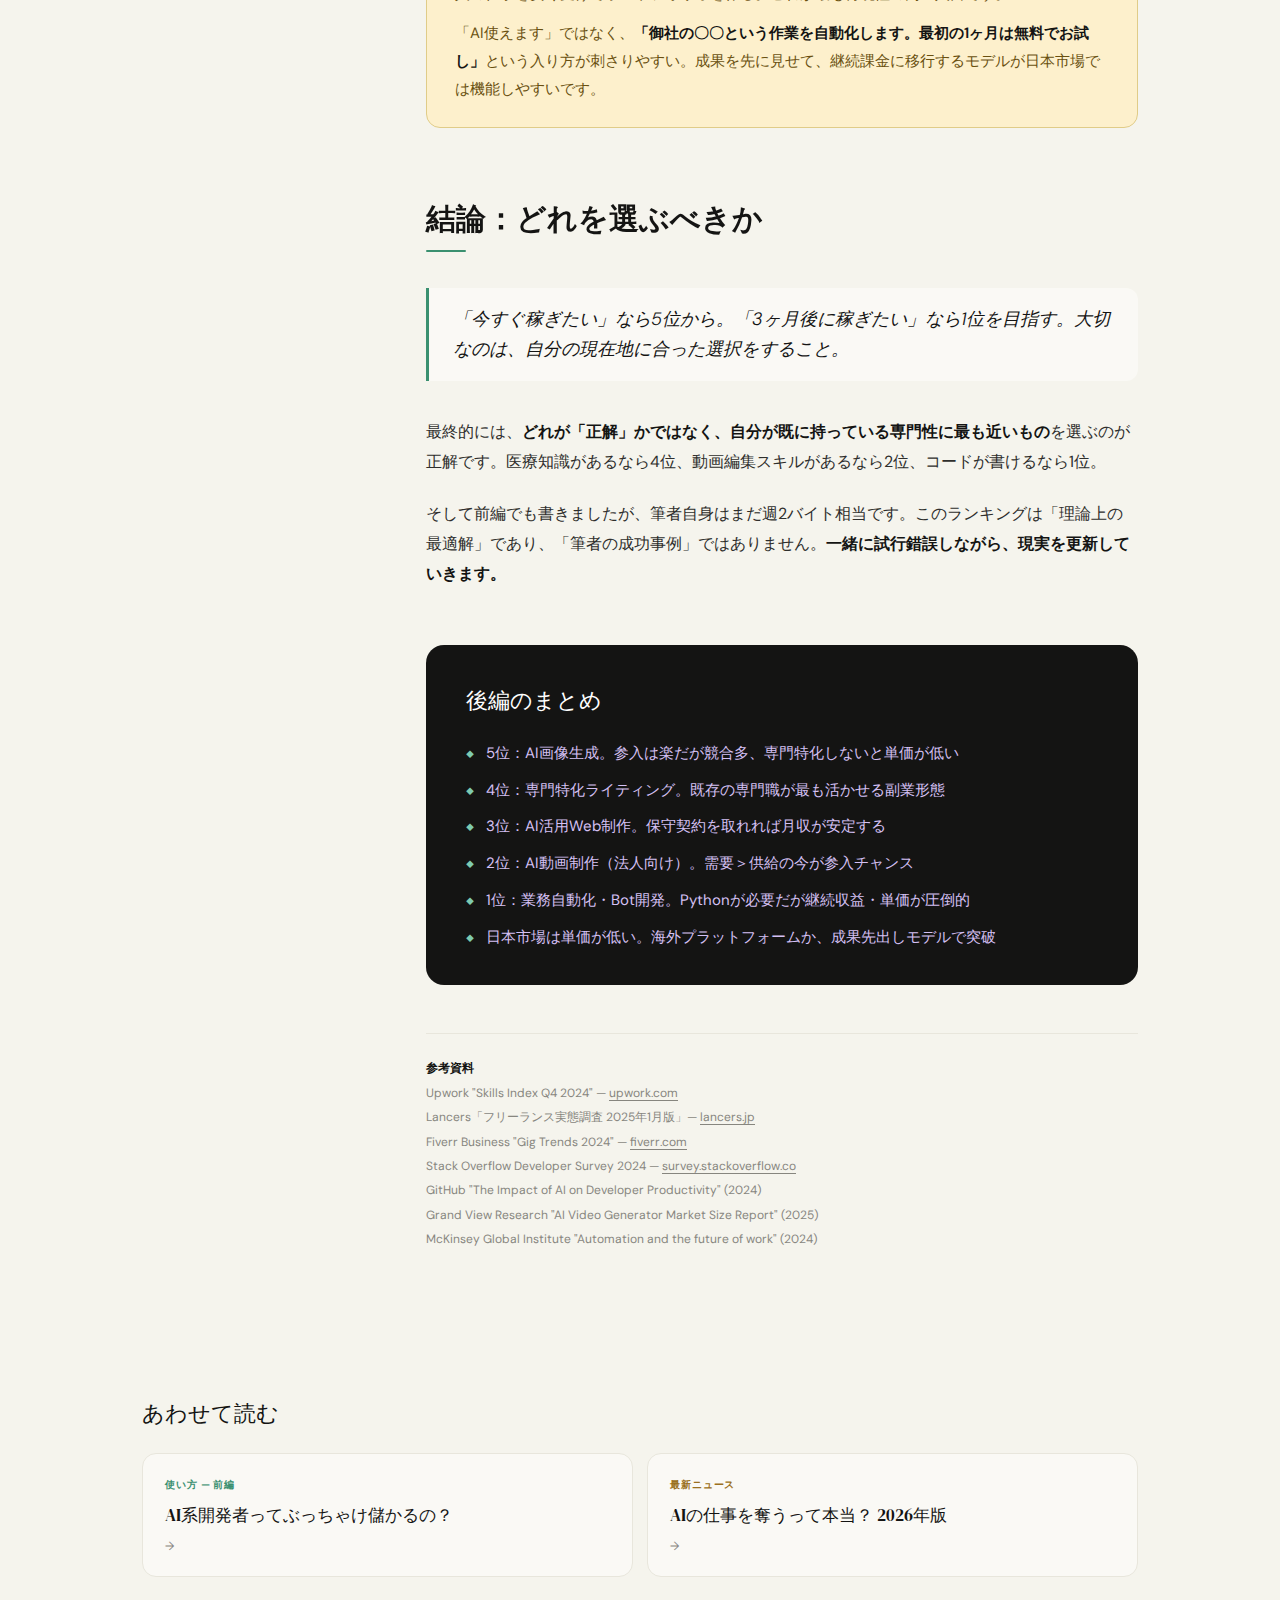
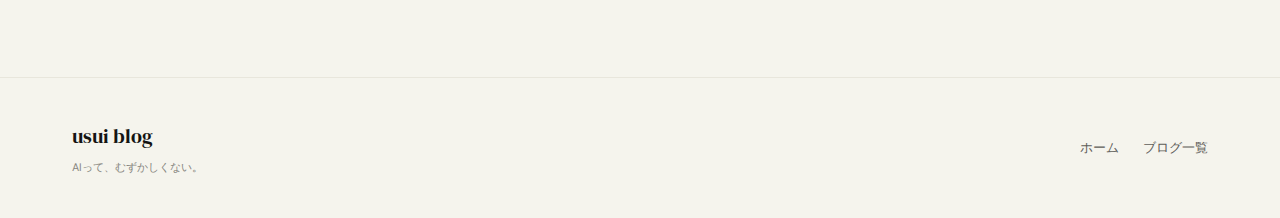
<file: usuiblog/ai-money-2/index.html>
<!DOCTYPE html>
<html lang="ja">
<head>
  <meta charset="UTF-8">
  <meta name="viewport" content="width=device-width, initial-scale=1.0">
  <title>AIを使えば稼ぎやすい仕事ランキング【後編】— usui blog</title>
  <meta name="description" content="前編で明かした「ハードル」を踏まえた上で、実際にAIで収益を出しやすい仕事を5位まで解説。必要スキル・月収目安・始め方つき。">

  <!-- Canonical -->
  <link rel="canonical" href="https://usuilab.com/usuiblog/ai-money-2/">

  <!-- OGP -->
  <meta property="og:type" content="article">
  <meta property="og:url" content="https://usuilab.com/usuiblog/ai-money-2/">
  <meta property="og:title" content="AIを使って稼ぎやすい仕事ランキングTop5【後編】— うすいのAI備忘録">
  <meta property="og:description" content="業務自動化Bot・AI動画制作・Web制作まで。ソースに基づく月収目安と必要スキルつきで解説する儲かる仕事ランキング。">
  <meta property="og:image" content="https://usuilab.com/assets/background.jpg">
  <meta property="og:site_name" content="うすいのAI備忘録">
  <meta property="og:locale" content="ja_JP">

  <!-- Twitter Card -->
  <meta name="twitter:card" content="summary_large_image">
  <meta name="twitter:site" content="@Usui_good">
  <meta name="twitter:creator" content="@Usui_good">
  <meta name="twitter:title" content="AIを使って稼ぎやすい仕事ランキングTop5【後編】— うすいのAI備忘録">
  <meta name="twitter:description" content="業務自動化Bot・AI動画制作・Web制作まで。ソースに基づく月収目安と必要スキルつきで解説する儲かる仕事ランキング。">
  <meta name="twitter:image" content="https://usuilab.com/assets/background.jpg">

  <link rel="preconnect" href="https://fonts.googleapis.com">
  <link rel="preconnect" href="https://fonts.gstatic.com" crossorigin>
  <link href="https://fonts.googleapis.com/css2?family=DM+Serif+Display:ital@0;1&family=DM+Sans:ital,opsz,wght@0,9..40,300;0,9..40,400;0,9..40,500;0,9..40,600;1,9..40,300&display=swap" rel="stylesheet">
  <style>
    :root{
      --bg:#f5f4ed;--ivory:#faf9f5;--ink:#141413;--terra:#c96442;
      --coral-bg:#fde8de;--coral-bd:#f4c4a8;
      --mint:#7ecbb0;--mint-bg:#d8f0e8;--mint-bd:#a8dcc8;--mint-tx:#3a9070;
      --lav:#c4a8e0;--lav-bg:#ece4f4;--lav-bd:#c8aee0;--lav-tx:#8060b0;
      --gold:#f0c060;--gold-bg:#fdf0cc;--gold-bd:#e0cc88;--gold-tx:#9a7020;
      --stone:#5e5d59;--muted:#87867f;--border:#e8e6dc;--border-lt:#f0eee6;
    }
    *,*::before,*::after{margin:0;padding:0;box-sizing:border-box}
    html{scroll-behavior:smooth}
    body{background:var(--bg);color:var(--ink);font-family:'DM Sans',sans-serif;min-height:100vh;overflow-x:hidden;line-height:1.8}

    .nav{position:fixed;top:0;left:0;right:0;z-index:100;display:flex;align-items:center;justify-content:space-between;padding:14px 28px;background:rgba(245,244,237,.88);backdrop-filter:blur(12px);border-bottom:1px solid var(--border-lt)}
    .nav-back{display:inline-flex;align-items:center;gap:8px;text-decoration:none;font-size:12px;font-weight:500;color:var(--stone);letter-spacing:.08em;text-transform:uppercase;transition:color .2s}
    .nav-back:hover{color:var(--mint-tx)}
    .nav-back-dot{width:6px;height:6px;background:var(--mint);border-radius:50%;animation:blink 1.8s ease-in-out infinite}
    @keyframes blink{0%,100%{opacity:1}50%{opacity:.2}}
    .nav-label{font-size:11px;color:var(--muted);letter-spacing:.06em}
    .sidebar{display:none}

    .article-header{padding:120px 28px 64px;max-width:760px;margin:0 auto;text-align:center;position:relative}
    .article-header::before{content:'';position:absolute;top:0;left:50%;transform:translateX(-50%);width:120%;height:100%;background:radial-gradient(ellipse at 60% 20%,rgba(126,203,176,.3) 0%,transparent 50%),radial-gradient(ellipse at 20% 85%,rgba(216,240,232,.25) 0%,transparent 45%);pointer-events:none;z-index:-1}
    @keyframes fade-up{from{opacity:0;transform:translateY(16px)}to{opacity:1;transform:translateY(0)}}
    .article-tag{display:inline-block;background:var(--mint-bg);color:var(--mint-tx);border:1px solid var(--mint-bd);padding:5px 16px;border-radius:16px;font-size:11px;font-weight:600;letter-spacing:.1em;text-transform:uppercase;margin-bottom:16px;opacity:0;animation:fade-up .5s ease forwards .1s}
    .series-badge{display:inline-block;background:var(--ivory);color:var(--stone);border:1px solid var(--border);padding:4px 14px;border-radius:12px;font-size:10px;font-weight:600;letter-spacing:.09em;margin-bottom:22px;opacity:0;animation:fade-up .5s ease forwards .18s}
    .article-title{font-family:'DM Serif Display',serif;font-size:clamp(26px,4.5vw,48px);line-height:1.12;color:var(--ink);margin-bottom:24px;opacity:0;animation:fade-up .7s cubic-bezier(.16,1,.3,1) forwards .25s}
    .article-title em{font-style:italic;color:var(--mint-tx)}
    .article-lead{font-size:17px;color:var(--stone);font-weight:300;line-height:1.8;max-width:540px;margin:0 auto 36px;opacity:0;animation:fade-up .6s ease forwards .4s}
    .article-meta{display:flex;align-items:center;justify-content:center;gap:20px;font-size:12px;color:var(--muted);letter-spacing:.05em;opacity:0;animation:fade-up .5s ease forwards .55s}
    .meta-sep{color:var(--border)}
    .divider{max-width:760px;margin:0 auto;padding:0 28px;height:1px;background:var(--border)}

    .article-body{max-width:680px;margin:0 auto;padding:64px 28px 120px}
    .article-body h2{font-family:'DM Serif Display',serif;font-size:clamp(22px,3.2vw,30px);color:var(--ink);margin-top:72px;margin-bottom:20px;line-height:1.25;position:relative;padding-bottom:14px}
    .article-body h2::after{content:'';position:absolute;left:0;bottom:0;width:40px;height:2px;background:var(--mint-tx);border-radius:2px}
    .article-body h2:first-child{margin-top:0}
    .article-body p{font-size:16px;line-height:1.88;color:#2e2e2c;margin-bottom:22px}
    .article-body p strong{color:var(--ink);font-weight:600}

    .pull-quote{border-left:3px solid var(--mint-tx);padding:16px 24px;margin:36px 0;background:var(--ivory);border-radius:0 12px 12px 0}
    .pull-quote p{font-size:18px;font-style:italic;color:var(--ink);font-weight:300;margin:0;line-height:1.7}

    /* Recap box */
    .recap{background:var(--mint-bg);border:1px solid var(--mint-bd);border-left:4px solid var(--mint-tx);border-radius:0 12px 12px 0;padding:20px 24px;margin:0 0 48px}
    .recap-label{font-size:10px;font-weight:800;letter-spacing:.16em;text-transform:uppercase;color:var(--mint-tx);margin-bottom:10px}
    .recap p{font-size:14px;color:var(--stone);margin-bottom:8px;line-height:1.7}
    .recap p:last-child{margin-bottom:0}
    .recap a{color:var(--mint-tx);font-weight:600;text-decoration:none}
    .recap a:hover{text-decoration:underline}

    /* Ranking cards */
    .rank-card{border-radius:18px;border:1px solid var(--border);background:var(--ivory);margin:28px 0;overflow:hidden;transition:box-shadow .25s,transform .25s}
    .rank-card:hover{box-shadow:0 16px 48px rgba(0,0,0,.07);transform:translateY(-3px)}
    .rank-header{display:flex;align-items:stretch;gap:0}
    .rank-num{background:var(--mint-tx);color:#fff;font-family:'DM Serif Display',serif;font-size:42px;font-style:italic;padding:24px 22px;min-width:80px;display:flex;align-items:center;justify-content:center;flex-shrink:0;line-height:1}
    .rank-top{padding:24px 24px 20px;flex:1}
    .rank-title{font-family:'DM Serif Display',serif;font-size:20px;color:var(--ink);margin-bottom:8px;line-height:1.3}
    .rank-subtitle{font-size:13px;color:var(--stone);line-height:1.55}
    .rank-body{border-top:1px solid var(--border-lt);padding:20px 24px;display:grid;grid-template-columns:1fr 1fr;gap:16px}
    .rank-meta-item{}
    .rank-meta-label{font-size:10px;font-weight:700;letter-spacing:.1em;text-transform:uppercase;color:var(--muted);margin-bottom:5px}
    .rank-meta-value{font-size:14px;color:var(--ink);font-weight:600;line-height:1.4}
    .rank-body-full{border-top:1px solid var(--border-lt);padding:20px 24px}
    .rank-body-full p{font-size:14.5px;color:var(--stone);line-height:1.75;margin-bottom:10px}
    .rank-body-full p:last-child{margin-bottom:0}
    .rank-body-full strong{color:var(--ink)}
    .rank-source{font-size:11px;color:var(--muted);padding:10px 24px 16px;font-style:italic}

    /* Level badge */
    .level-badge{display:inline-block;font-size:10px;font-weight:700;letter-spacing:.09em;padding:3px 9px;border-radius:6px;margin-top:4px}
    .level-easy{background:var(--mint-bg);color:var(--mint-tx)}
    .level-mid{background:var(--gold-bg);color:var(--gold-tx)}
    .level-hard{background:var(--coral-bg);color:var(--terra)}

    /* Rank 1 special */
    .rank-card.rank-1 .rank-num{background:linear-gradient(160deg,#9a7020 0%,#c49030 100%);font-size:48px}
    .rank-card.rank-1{border-color:var(--gold-bd);box-shadow:0 4px 24px rgba(240,192,96,.2)}

    .box{border-radius:14px;padding:24px 28px;margin:32px 0}
    .box-title{font-size:12px;font-weight:700;letter-spacing:.1em;text-transform:uppercase;margin-bottom:14px;display:flex;align-items:center;gap:8px}
    .box-title::before{content:'';display:inline-block;width:8px;height:8px;border-radius:50%;flex-shrink:0}
    .box p{font-size:15px;margin-bottom:10px}
    .box p:last-child{margin-bottom:0}
    .box-mint{background:var(--mint-bg);border:1px solid var(--mint-bd)}
    .box-mint .box-title{color:var(--mint-tx)}
    .box-mint .box-title::before{background:var(--mint)}
    .box-mint p{color:#1e5c44}
    .box-coral{background:var(--coral-bg);border:1px solid var(--coral-bd)}
    .box-coral .box-title{color:var(--terra)}
    .box-coral .box-title::before{background:var(--terra)}
    .box-coral p{color:#7a3a28}
    .box-gold{background:var(--gold-bg);border:1px solid var(--gold-bd)}
    .box-gold .box-title{color:var(--gold-tx)}
    .box-gold .box-title::before{background:var(--gold)}
    .box-gold p{color:#6a5010}

    .summary{background:var(--ink);color:var(--ivory);border-radius:18px;padding:36px 40px;margin:56px 0 0}
    .summary-title{font-family:'DM Serif Display',serif;font-size:22px;margin-bottom:20px;color:#fff}
    .summary-list{list-style:none;display:flex;flex-direction:column;gap:12px}
    .summary-list li{font-size:15px;color:#d4c0f4;display:flex;gap:12px;align-items:flex-start;line-height:1.65}
    .summary-list li::before{content:'◆';font-size:8px;color:var(--mint);flex-shrink:0;margin-top:7px}

    .source-note{margin-top:48px;padding-top:24px;border-top:1px solid var(--border)}
    .source-note p{font-size:12px;color:var(--muted);line-height:1.7;margin-bottom:4px}
    .source-note a{color:var(--muted);text-decoration:underline;text-underline-offset:3px}

    .next-section{max-width:680px;margin:0 auto;padding:0 28px 100px}
    .next-title{font-family:'DM Serif Display',serif;font-size:22px;margin-bottom:20px;color:var(--ink)}
    .next-cards{display:grid;grid-template-columns:1fr 1fr;gap:14px}
    .next-card{background:var(--ivory);border:1px solid var(--border);border-radius:14px;padding:22px 22px 18px;text-decoration:none;display:block;transition:transform .25s cubic-bezier(.34,1.56,.64,1),box-shadow .25s}
    .next-card:hover{transform:translateY(-5px);box-shadow:0 16px 48px rgba(0,0,0,.08)}
    .next-card-tag{font-size:10px;font-weight:700;letter-spacing:.09em;text-transform:uppercase;margin-bottom:10px;display:block}
    .next-card-title{font-family:'DM Serif Display',serif;font-size:17px;color:var(--ink);line-height:1.3;margin-bottom:10px}
    .next-card-arrow{font-size:12px;color:var(--muted)}

    .footer{border-top:1px solid var(--border);padding:40px 28px;max-width:760px;margin:0 auto;display:flex;align-items:center;justify-content:space-between}
    .footer-brand{font-family:'DM Serif Display',serif;font-size:20px;color:var(--ink)}
    .footer-copy{font-size:11px;color:var(--muted);margin-top:4px}
    .footer-links{display:flex;gap:24px}
    .footer-link{font-size:13px;color:var(--stone);text-decoration:none;transition:color .2s}
    .footer-link:hover{color:var(--ink)}

    @media(min-width:900px){
      .article-header{max-width:none;padding:0;text-align:left;display:grid;grid-template-columns:1fr 360px;min-height:520px;margin:0}
      .article-header::before{display:none}
      .header-left{padding:130px 72px 80px;background:radial-gradient(ellipse at 95% 5%,rgba(196,168,224,.3) 0%,transparent 48%),radial-gradient(ellipse at 0% 95%,rgba(236,228,244,.2) 0%,transparent 42%),var(--bg);display:flex;flex-direction:column;justify-content:center}
      .header-right{background:var(--mint-tx);position:relative;overflow:hidden;clip-path:polygon(12% 0,100% 0,100% 100%,0 100%);display:flex;flex-direction:column;justify-content:flex-end;padding:48px 52px 52px 72px;gap:12px}
      .header-right::before{content:'¥';position:absolute;top:-40px;right:-20px;font-family:'DM Serif Display',serif;font-size:310px;font-weight:400;color:rgba(255,255,255,.07);line-height:1;pointer-events:none;user-select:none}
      .hr-badge{display:inline-flex;align-items:center;gap:6px;background:rgba(255,255,255,.18);border:1px solid rgba(255,255,255,.3);border-radius:20px;padding:6px 14px;font-size:11.5px;font-weight:600;color:rgba(255,255,255,.95);letter-spacing:.06em;width:fit-content}
      .hr-no{font-family:'DM Serif Display',serif;font-size:52px;color:rgba(255,255,255,.2);line-height:1;position:absolute;top:40px;left:60px;font-style:italic}
      .hr-label{font-size:10px;font-weight:700;letter-spacing:.18em;text-transform:uppercase;color:rgba(255,255,255,.45);position:absolute;top:100px;left:60px}
      .article-tag,.series-badge{align-self:flex-start}
      .article-tag{margin-bottom:10px}
      .article-lead{max-width:520px;margin:0 0 32px}
      .article-meta{justify-content:flex-start}
      .divider{max-width:none;padding:0 72px}
      .page-wrap{display:grid;grid-template-columns:220px 1fr;gap:64px;max-width:1140px;margin:0 auto;padding:72px 72px 0;align-items:start}
      .sidebar{display:block;position:sticky;top:80px}
      .toc-label{font-size:10px;font-weight:700;letter-spacing:.14em;text-transform:uppercase;color:var(--muted);margin-bottom:14px;padding-bottom:10px;border-bottom:1px solid var(--border)}
      .toc-nav{display:flex;flex-direction:column;gap:2px}
      .toc-link{display:block;font-size:13px;color:var(--stone);text-decoration:none;padding:7px 10px;border-radius:7px;line-height:1.4;transition:background .15s,color .15s;border-left:2px solid transparent}
      .toc-link:hover,.toc-link.active{background:var(--mint-bg);color:var(--mint-tx);border-left-color:var(--mint-tx)}
      .sidebar-divider{height:1px;background:var(--border);margin:20px 0}
      .sidebar-info{font-size:12px;color:var(--muted);display:flex;flex-direction:column;gap:6px;padding-left:10px}
      .article-body{max-width:none;margin:0;padding:0 0 100px}
      .next-section{max-width:1140px;padding:40px 72px 100px}
      .footer{max-width:none;padding:40px 72px}
      .rank-body{grid-template-columns:repeat(4,1fr)}
    }
    @media(max-width:640px){
      .nav{padding:12px 18px}
      .article-header{padding:90px 20px 48px}
      .article-body{padding:48px 20px 80px}
      .rank-body{grid-template-columns:1fr}
      .next-cards{grid-template-columns:1fr}
      .next-section{padding:0 20px 80px}
      .summary{padding:28px 24px}
      .footer{padding:32px 20px;flex-direction:column;gap:20px;align-items:flex-start}
    }
  </style>
  <script type="application/ld+json">
{
  "@context": "https://schema.org",
  "@type": "Article",
  "headline": "AIを使って稼ぎやすい仕事ランキングTop5【後編】",
  "description": "業務自動化Bot・AI動画制作・Web制作まで。ソースに基づく月収目安と必要スキルつきで解説する儲かる仕事ランキング。",
  "url": "https://usuilab.com/usuiblog/ai-money-2/",
  "datePublished": "2026-04-08",
  "dateModified": "2026-04-10",
  "author": { "@type": "Person", "name": "うすい", "url": "https://x.com/Usui_good" },
  "publisher": { "@type": "Organization", "name": "うすいのAI備忘録", "url": "https://usuilab.com/usuiblog/" },
  "image": "https://usuilab.com/assets/background.jpg",
  "inLanguage": "ja"
}
</script>
<script async src="https://pagead2.googlesyndication.com/pagead/js/adsbygoogle.js?client=ca-pub-6308685522301286" crossorigin="anonymous"></script>
</head>
<body>

  <nav class="nav">
    <a href="../" class="nav-back"><span class="nav-back-dot"></span>◁ ブログ一覧</a>
    <span class="nav-label">USUI BLOG — 使い方</span>
  </nav>

  <header class="article-header">
    <div class="header-left">
      <span class="article-tag">使い方</span>
      <span class="series-badge">後編 / 2部構成</span>
      <h1 class="article-title">
        AIで<em>稼ぎやすい</em><br>
        仕事ランキング<br>
        Top 5
      </h1>
      <p class="article-lead">
        前編で語ったハードルを踏まえた上で、<br>
        「それでも現実的に収益を出しやすい」<br>
        仕事を順位付きで解説します。
      </p>
      <div class="article-meta">
        <span>2026年4月</span>
        <span class="meta-sep">|</span>
        <span>8 min read</span>
        <span class="meta-sep">|</span>
        <span>USUI</span>
      </div>
    </div>
    <div class="header-right">
      <div class="hr-no">08</div>
      <div class="hr-label">MONEY RANKING</div>
      <div class="hr-badge">必要スキルレベル表示</div>
      <div class="hr-badge">月収目安つき</div>
      <div class="hr-badge">ソース付き実データ</div>
    </div>
  </header>

  <div class="divider"></div>

  <div class="page-wrap">
  <aside class="sidebar">
    <div class="toc-label">目次</div>
    <nav class="toc-nav">
      <a href="#s0" class="toc-link">前編のおさらい</a>
      <a href="#s1" class="toc-link">ランキングの見方</a>
      <a href="#s2" class="toc-link">5位〜1位</a>
      <a href="#s3" class="toc-link">日本市場の現実</a>
      <a href="#s4" class="toc-link">結論</a>
    </nav>
    <div class="sidebar-divider"></div>
    <div class="sidebar-info">
      <span>2026年4月</span>
      <span>8 min read</span>
      <span>著者: USUI</span>
    </div>
  </aside>

  <main class="article-body">

    <div class="recap" id="s0">
      <div class="recap-label">前編のおさらい</div>
      <p>前編では「AI情報屋を信じるな」「稼げるのは専門性＋AIかB2B特化」「4つのハードル（競合・コスト・信頼・速度）」を整理しました。</p>
      <p>この後編は、そのハードルを踏まえた上でも「比較的現実的に収益を出しやすい」仕事の話です。<a href="../ai-money/">→ 前編を読む</a></p>
    </div>

    <ins class="adsbygoogle"
         style="display:block; margin: 32px 0;"
         data-ad-client="ca-pub-6308685522301286"
         data-ad-slot="2443601635"
         data-ad-format="auto"
         data-full-width-responsive="true"></ins>
    <script>(adsbygoogle = window.adsbygoogle || []).push({});</script>

    <h2 id="s1">ランキングの評価軸</h2>
    <p>
      4つの軸を総合して順位を付けました。「稼げる額が大きい」だけでなく、<strong>「始めやすさ」「競合の少なさ」「継続収益になりやすいか」</strong>も加点要素にしています。
    </p>

    <div class="box box-mint">
      <div class="box-title">評価の4軸</div>
      <p><strong>① 月収ポテンシャル</strong>：上を狙ったときの現実的な到達点</p>
      <p><strong>② 参入しやすさ</strong>：スキルゼロからの距離感。低スキルが高評価</p>
      <p><strong>③ 競合の少なさ</strong>：供給過多になっていないか</p>
      <p><strong>④ 継続収益率</strong>：一発案件ではなく繰り返し収益になりやすいか</p>
    </div>

    <h2 id="s2">Top 5 ランキング</h2>

    <!-- 5位 -->
    <div class="rank-card">
      <div class="rank-header">
        <div class="rank-num">5</div>
        <div class="rank-top">
          <div class="rank-title">AI画像生成・商用デザイン補助</div>
          <div class="rank-subtitle">Midjourney・Stable Diffusion・Adobe Fireflyを使った素材制作、バナー・SNS画像の量産</div>
        </div>
      </div>
      <div class="rank-body">
        <div class="rank-meta-item">
          <div class="rank-meta-label">月収目安</div>
          <div class="rank-meta-value">1〜8万円</div>
        </div>
        <div class="rank-meta-item">
          <div class="rank-meta-label">参入スキル</div>
          <div class="rank-meta-value"><span class="level-badge level-easy">低め</span></div>
        </div>
        <div class="rank-meta-item">
          <div class="rank-meta-label">競合</div>
          <div class="rank-meta-value">多い</div>
        </div>
        <div class="rank-meta-item">
          <div class="rank-meta-label">継続収益</div>
          <div class="rank-meta-value">低い</div>
        </div>
      </div>
      <div class="rank-body-full">
        <p>
          始めやすさは最高クラス。Midjourneyのプロンプトを覚えれば翌日から案件に応募できます。ただし<strong>供給が完全に過多</strong>で、Fiverr・Coconala上では単価が底を打っている状態。「バナー1枚500円」という相場も珍しくない。
        </p>
        <p>
          差別化できるのは「特定ジャンルの専門家」として動く場合。たとえば不動産業界に特化したAI内観イメージ制作、ECサイト向け商品背景の量産など、<strong>業界知識と掛け合わせることで単価が跳ね上がります</strong>。ジェネラリストとして入ると埋もれます。
        </p>
      </div>
      <div class="rank-source">出典: Fiverr Business Trends 2024 / Coconala月次レポート2025</div>
    </div>

    <!-- 4位 -->
    <div class="rank-card">
      <div class="rank-header">
        <div class="rank-num">4</div>
        <div class="rank-top">
          <div class="rank-title">AI補助ライティング（専門特化型）</div>
          <div class="rank-subtitle">医療・法律・金融・技術などの専門領域でAIを使い、人間がレビュー・監修するライティング</div>
        </div>
      </div>
      <div class="rank-body">
        <div class="rank-meta-item">
          <div class="rank-meta-label">月収目安</div>
          <div class="rank-meta-value">5〜30万円</div>
        </div>
        <div class="rank-meta-item">
          <div class="rank-meta-label">参入スキル</div>
          <div class="rank-meta-value"><span class="level-badge level-mid">専門知識必須</span></div>
        </div>
        <div class="rank-meta-item">
          <div class="rank-meta-label">競合</div>
          <div class="rank-meta-value">専門性で差がつく</div>
        </div>
        <div class="rank-meta-item">
          <div class="rank-meta-label">継続収益</div>
          <div class="rank-meta-value">中〜高</div>
        </div>
      </div>
      <div class="rank-body-full">
        <p>
          「AI記事は読まれない・Googleに嫌われる」は一般コンテンツの話。<strong>医療・法律・金融などのYMYL（Your Money or Your Life）領域では、専門家監修が必須</strong>で、AIだけでは完結しません。ここに専門知識を持つ人間が入れる余地があります。
        </p>
        <p>
          具体的には「看護師がAIで下書きを生成し、医療的正確性を自分でレビューして納品」「弁護士資格保有者がAI文書を法的に確認して仕上げる」といった形。<strong>文字単価3〜10円という相場より大幅に高い単価</strong>が取れます。既存の専門職が副業として最も活かせるパターンです。
        </p>
      </div>
      <div class="rank-source">出典: Upwork Skills Index Q4 2024 / Google「Helpful Content Update」ガイドライン（2024年）</div>
    </div>

    <!-- 3位 -->
    <div class="rank-card">
      <div class="rank-header">
        <div class="rank-num">3</div>
        <div class="rank-top">
          <div class="rank-title">AI活用Web制作・LP制作</div>
          <div class="rank-subtitle">Claude・GPT-4oでコード生成、Figmaと組み合わせて制作速度を3〜5倍に上げる受託開発</div>
        </div>
      </div>
      <div class="rank-body">
        <div class="rank-meta-item">
          <div class="rank-meta-label">月収目安</div>
          <div class="rank-meta-value">15〜60万円</div>
        </div>
        <div class="rank-meta-item">
          <div class="rank-meta-label">参入スキル</div>
          <div class="rank-meta-value"><span class="level-badge level-mid">HTML/CSS基礎〜</span></div>
        </div>
        <div class="rank-meta-item">
          <div class="rank-meta-label">競合</div>
          <div class="rank-meta-value">中程度</div>
        </div>
        <div class="rank-meta-item">
          <div class="rank-meta-label">継続収益</div>
          <div class="rank-meta-value">保守契約あり</div>
        </div>
      </div>
      <div class="rank-body-full">
        <p>
          Web制作自体は競合が多い市場ですが、<strong>AIを使った制作速度の向上で「単価を下げずに案件数を増やす」戦略が取れます</strong>。1サイトあたりの工数が1/3〜1/5になれば、同じ月収を達成するための案件数が減り、品質に集中できます。
        </p>
        <p>
          Stack Overflow Developer Survey 2024によると、AIコーディングツールを使う開発者の<strong>62%が「生産性が上がった」と回答</strong>。GitHub Copilot利用者は平均で作業時間が55%短縮されたというデータもあります（GitHub 2024）。この生産性向上を収益に変換しやすい職種です。
        </p>
        <p>
          ポイントは<strong>保守・更新契約を取ること</strong>。制作一発ではなく、月額1〜3万円の保守契約を5〜10社持てば、それだけで安定した月収になります。
        </p>
      </div>
      <div class="rank-source">出典: Stack Overflow Developer Survey 2024 / GitHub "The Impact of AI on Developer Productivity" (2024)</div>
    </div>

    <!-- 2位 -->
    <div class="rank-card">
      <div class="rank-header">
        <div class="rank-num">2</div>
        <div class="rank-top">
          <div class="rank-title">AI動画・音声コンテンツ制作（法人向け）</div>
          <div class="rank-subtitle">Runway・HeyGen・ElevenLabsを使った企業向け動画制作、研修動画・商品PR・多言語展開</div>
        </div>
      </div>
      <div class="rank-body">
        <div class="rank-meta-item">
          <div class="rank-meta-label">月収目安</div>
          <div class="rank-meta-value">20〜80万円</div>
        </div>
        <div class="rank-meta-item">
          <div class="rank-meta-label">参入スキル</div>
          <div class="rank-meta-value"><span class="level-badge level-mid">動画編集の基礎〜</span></div>
        </div>
        <div class="rank-meta-item">
          <div class="rank-meta-label">競合</div>
          <div class="rank-meta-value">まだ少ない</div>
        </div>
        <div class="rank-meta-item">
          <div class="rank-meta-label">継続収益</div>
          <div class="rank-meta-value">高い</div>
        </div>
      </div>
      <div class="rank-body-full">
        <p>
          <strong>今この瞬間、最も「需要＞供給」のバランスが取れているカテゴリ</strong>です。法人が求める動画コンテンツの量は増え続けていますが、AIツールを使いこなした上でディレクションまでできる人間はまだ少ない。
        </p>
        <p>
          HeyGenのAIアバター機能を使えば、企業の研修動画を<strong>従来の1/10以下のコストと時間で制作</strong>できます。ElevenLabsによる音声生成と組み合わせれば、多言語展開も現実的。Grand View ResearchによるとAI動画生成市場は2025年時点で年率37.8%成長中で、需要は急増しています。
        </p>
        <p>
          個人向けより<strong>法人1社との継続契約が稼ぎやすさの鍵</strong>。月10〜20本の動画制作で月額20〜40万円という契約スタイルが現実的な目標です。
        </p>
      </div>
      <div class="rank-source">出典: Grand View Research "AI Video Generator Market" (2025) / HeyGen公式ユースケース事例</div>
    </div>

    <!-- 1位 -->
    <div class="rank-card rank-1">
      <div class="rank-header">
        <div class="rank-num">1</div>
        <div class="rank-top">
          <div class="rank-title">業務自動化・AI Bot開発（Python）</div>
          <div class="rank-subtitle">企業の繰り返し業務をPython＋AIで自動化。データ集計・レポート生成・通知Bot・スクレイピングなど</div>
        </div>
      </div>
      <div class="rank-body">
        <div class="rank-meta-item">
          <div class="rank-meta-label">月収目安</div>
          <div class="rank-meta-value">30〜150万円</div>
        </div>
        <div class="rank-meta-item">
          <div class="rank-meta-label">参入スキル</div>
          <div class="rank-meta-value"><span class="level-badge level-hard">Python必須</span></div>
        </div>
        <div class="rank-meta-item">
          <div class="rank-meta-label">競合</div>
          <div class="rank-meta-value">少ない（質が問われる）</div>
        </div>
        <div class="rank-meta-item">
          <div class="rank-meta-label">継続収益</div>
          <div class="rank-meta-value">非常に高い</div>
        </div>
      </div>
      <div class="rank-body-full">
        <p>
          総合評価で1位。「参入スキルが高い」というマイナスを差し引いても、<strong>月収ポテンシャル・競合の少なさ・継続収益の3つで他を圧倒します</strong>。
        </p>
        <p>
          Upwork Skills Index（2024 Q4）では、Pythonを使った自動化・データ処理は<strong>最も時給が高いフリーランススキルカテゴリの上位3位以内</strong>に継続してランクイン。日本のフリーランスプラットフォームLancers（2025年1月レポート）でも「業務自動化」案件の平均単価が前年比31%上昇しています。
        </p>
        <p>
          特に「毎月発生する繰り返し業務」の自動化は、<strong>一度作って終わりではなく保守・改修で月額フィーが発生</strong>します。「Excelで手動5時間かかっていたレポートを自動化」「毎日のデータ収集をBot化」など、企業の現場ニーズは尽きません。
        </p>
        <p>
          障壁はPythonスキルの習得。ただし<strong>AIを使いながら学べる時代</strong>です。「Claude/GPT-4oに教わりながら実装する」スタイルで、3〜6ヶ月でフリーランス案件レベルに到達した事例が多く報告されています。
        </p>
      </div>
      <div class="rank-source">出典: Upwork Skills Index Q4 2024 / Lancers「フリーランス実態調査 2025」/ McKinsey "Automation and the workforce" (2024)</div>
    </div>

    <h2 id="s3">日本市場の現実</h2>
    <p>
      海外のデータを日本に当てはめるときは注意が必要です。日本のフリーランス市場は<strong>規模・単価・文化的な慣習</strong>の面で海外と大きく異なります。
    </p>

    <div class="box box-coral">
      <div class="box-title">日本特有のハードル</div>
      <p><strong>初対面の法人案件は難しい</strong>：日本の企業は紹介・実績・信頼関係を重視します。Upworkのように「スキルと評価で即受注」は国内では機能しにくい。</p>
      <p><strong>単価の相場が低い</strong>：同じ業務でも日本国内の単価は海外の1/2〜1/3になることが多い。国内で戦う場合は案件数か、B2B特化で補う必要があります。</p>
      <p><strong>英語＋海外プラットフォームで解決できる</strong>：Upwork・Toptalで英語で受注すれば、日本円換算で国内の2〜3倍の単価になります。英語力が弱い場合でも、技術系案件なら意思疎通は意外と成立します。</p>
    </div>

    <div class="box box-gold">
      <div class="box-title">現実的な入口の設計</div>
      <p><strong>個人→小規模法人→中規模法人</strong>という順番で実績を積む。最初から大きな案件を狙わず、友人・知人の仕事を安く受けてポートフォリオを作る。これが最も再現性の高い入口です。</p>
      <p>「AI使えます」ではなく、<strong>「御社の〇〇という作業を自動化します。最初の1ヶ月は無料でお試し」</strong>という入り方が刺さりやすい。成果を先に見せて、継続課金に移行するモデルが日本市場では機能しやすいです。</p>
    </div>

    <h2 id="s4">結論：どれを選ぶべきか</h2>

    <div class="pull-quote">
      <p>「今すぐ稼ぎたい」なら5位から。「3ヶ月後に稼ぎたい」なら1位を目指す。大切なのは、自分の現在地に合った選択をすること。</p>
    </div>

    <p>
      最終的には、<strong>どれが「正解」かではなく、自分が既に持っている専門性に最も近いもの</strong>を選ぶのが正解です。医療知識があるなら4位、動画編集スキルがあるなら2位、コードが書けるなら1位。
    </p>
    <p>
      そして前編でも書きましたが、筆者自身はまだ週2バイト相当です。このランキングは「理論上の最適解」であり、「筆者の成功事例」ではありません。<strong>一緒に試行錯誤しながら、現実を更新していきます。</strong>
    </p>

    <ins class="adsbygoogle"
         style="display:block; margin: 32px 0;"
         data-ad-client="ca-pub-6308685522301286"
         data-ad-slot="2443601635"
         data-ad-format="auto"
         data-full-width-responsive="true"></ins>
    <script>(adsbygoogle = window.adsbygoogle || []).push({});</script>

    <div class="summary">
      <div class="summary-title">後編のまとめ</div>
      <ul class="summary-list">
        <li>5位：AI画像生成。参入は楽だが競合多、専門特化しないと単価が低い</li>
        <li>4位：専門特化ライティング。既存の専門職が最も活かせる副業形態</li>
        <li>3位：AI活用Web制作。保守契約を取れれば月収が安定する</li>
        <li>2位：AI動画制作（法人向け）。需要＞供給の今が参入チャンス</li>
        <li>1位：業務自動化・Bot開発。Pythonが必要だが継続収益・単価が圧倒的</li>
        <li>日本市場は単価が低い。海外プラットフォームか、成果先出しモデルで突破</li>
      </ul>
    </div>

    <div class="source-note">
      <p><strong>参考資料</strong></p>
      <p>Upwork "Skills Index Q4 2024" — <a href="https://www.upwork.com/research/skills-index" target="_blank" rel="noopener">upwork.com</a></p>
      <p>Lancers「フリーランス実態調査 2025年1月版」— <a href="https://www.lancers.jp/magazine/lancer-report" target="_blank" rel="noopener">lancers.jp</a></p>
      <p>Fiverr Business "Gig Trends 2024" — <a href="https://www.fiverr.com/business/resources" target="_blank" rel="noopener">fiverr.com</a></p>
      <p>Stack Overflow Developer Survey 2024 — <a href="https://survey.stackoverflow.co/2024/" target="_blank" rel="noopener">survey.stackoverflow.co</a></p>
      <p>GitHub "The Impact of AI on Developer Productivity" (2024)</p>
      <p>Grand View Research "AI Video Generator Market Size Report" (2025)</p>
      <p>McKinsey Global Institute "Automation and the future of work" (2024)</p>
    </div>

  </main>
  </div>

  <section class="next-section">
    <div class="next-title">あわせて読む</div>
    <div class="next-cards">
      <a href="../ai-money/" class="next-card">
        <span class="next-card-tag" style="color:var(--mint-tx)">使い方 — 前編</span>
        <div class="next-card-title">AI系開発者ってぶっちゃけ儲かるの？</div>
        <div class="next-card-arrow">→</div>
      </a>
      <a href="../ai-jobs/" class="next-card">
        <span class="next-card-tag" style="color:var(--gold-tx)">最新ニュース</span>
        <div class="next-card-title">AIの仕事を奪うって本当？ 2026年版</div>
        <div class="next-card-arrow">→</div>
      </a>
    </div>
  </section>

  <footer class="footer">
    <div>
      <div class="footer-brand">usui blog</div>
      <div class="footer-copy">AIって、むずかしくない。</div>
    </div>
    <div class="footer-links">
      <a href="../../" class="footer-link">ホーム</a>
      <a href="../" class="footer-link">ブログ一覧</a>
    </div>
  </footer>

  <script>
    const tocLinks = document.querySelectorAll('.toc-link');
    const sections = document.querySelectorAll('[id]');
    const obs = new IntersectionObserver(entries => {
      entries.forEach(e => {
        if (e.isIntersecting) {
          tocLinks.forEach(l => l.classList.remove('active'));
          const a = document.querySelector(`.toc-link[href="#${e.target.id}"]`);
          if (a) a.classList.add('active');
        }
      });
    }, { rootMargin: '-20% 0px -70% 0px' });
    sections.forEach(s => obs.observe(s));
  </script>

</body>
</html>
</file>
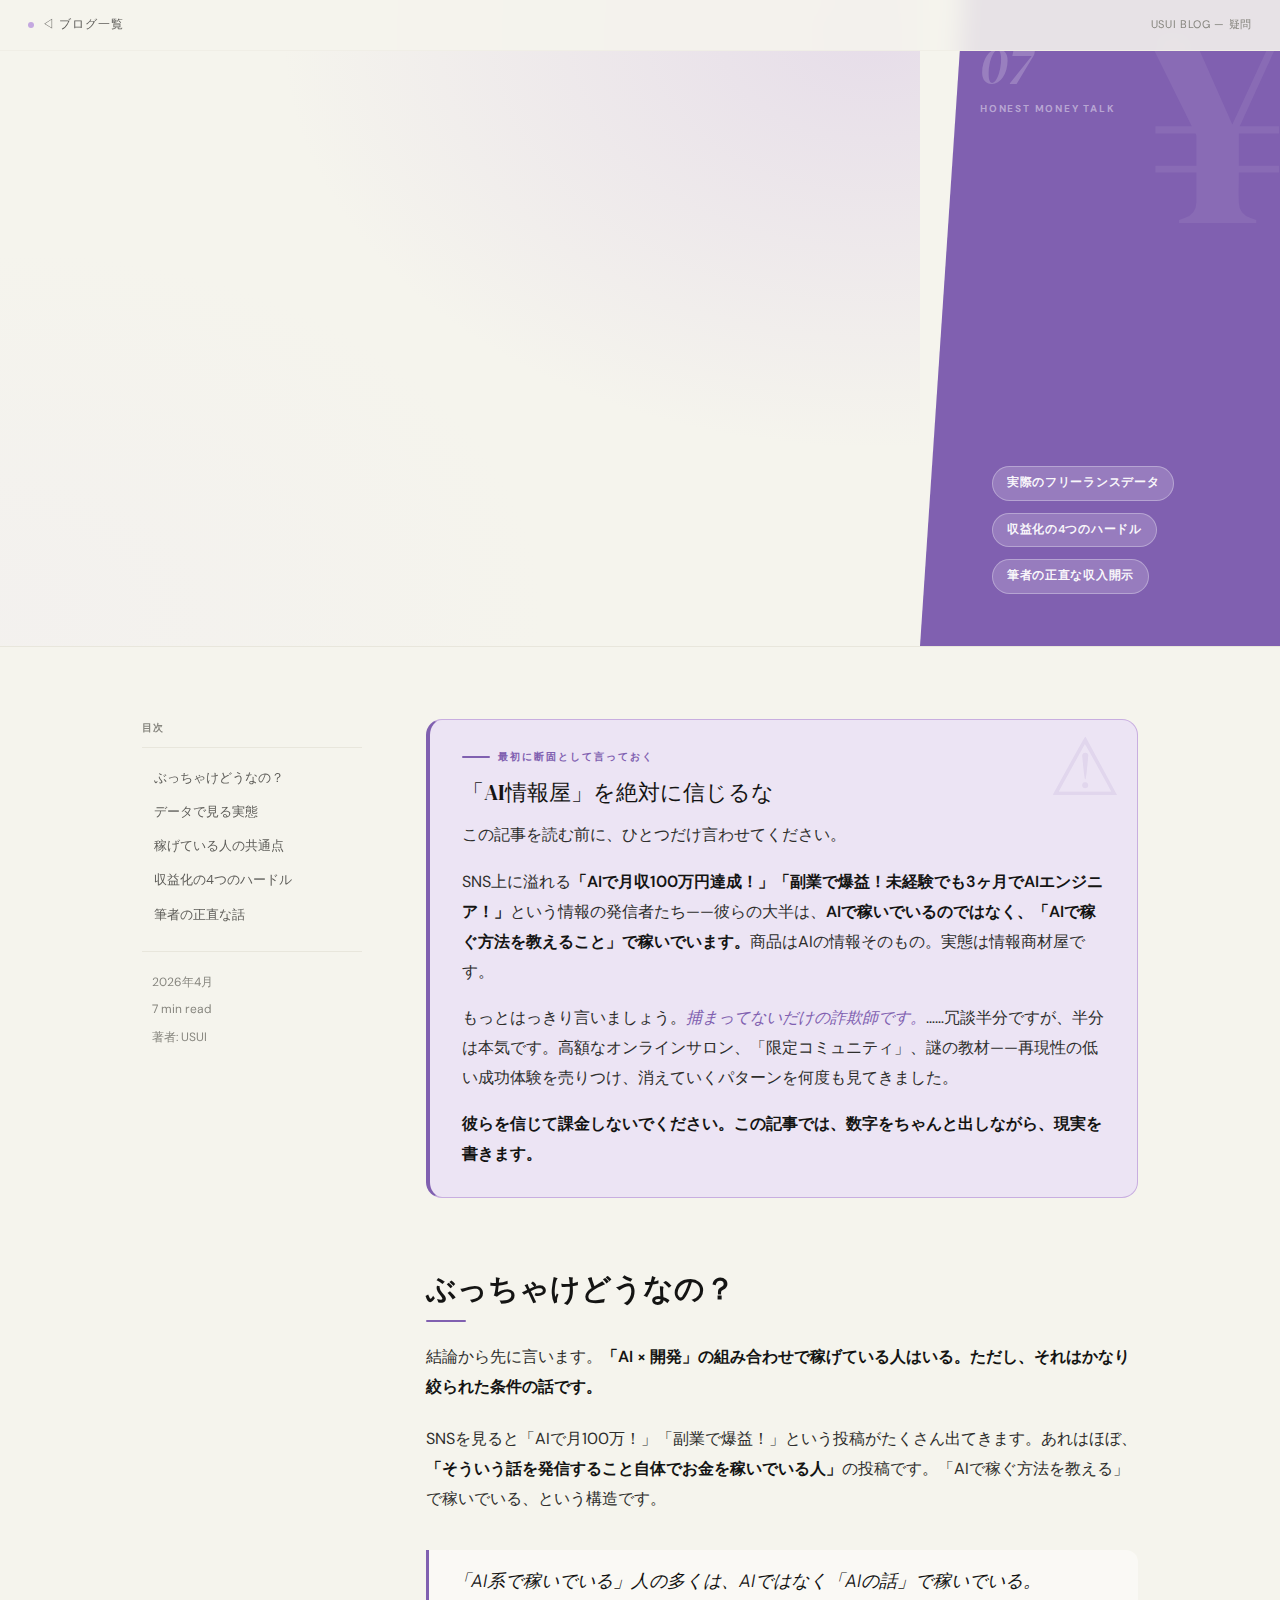
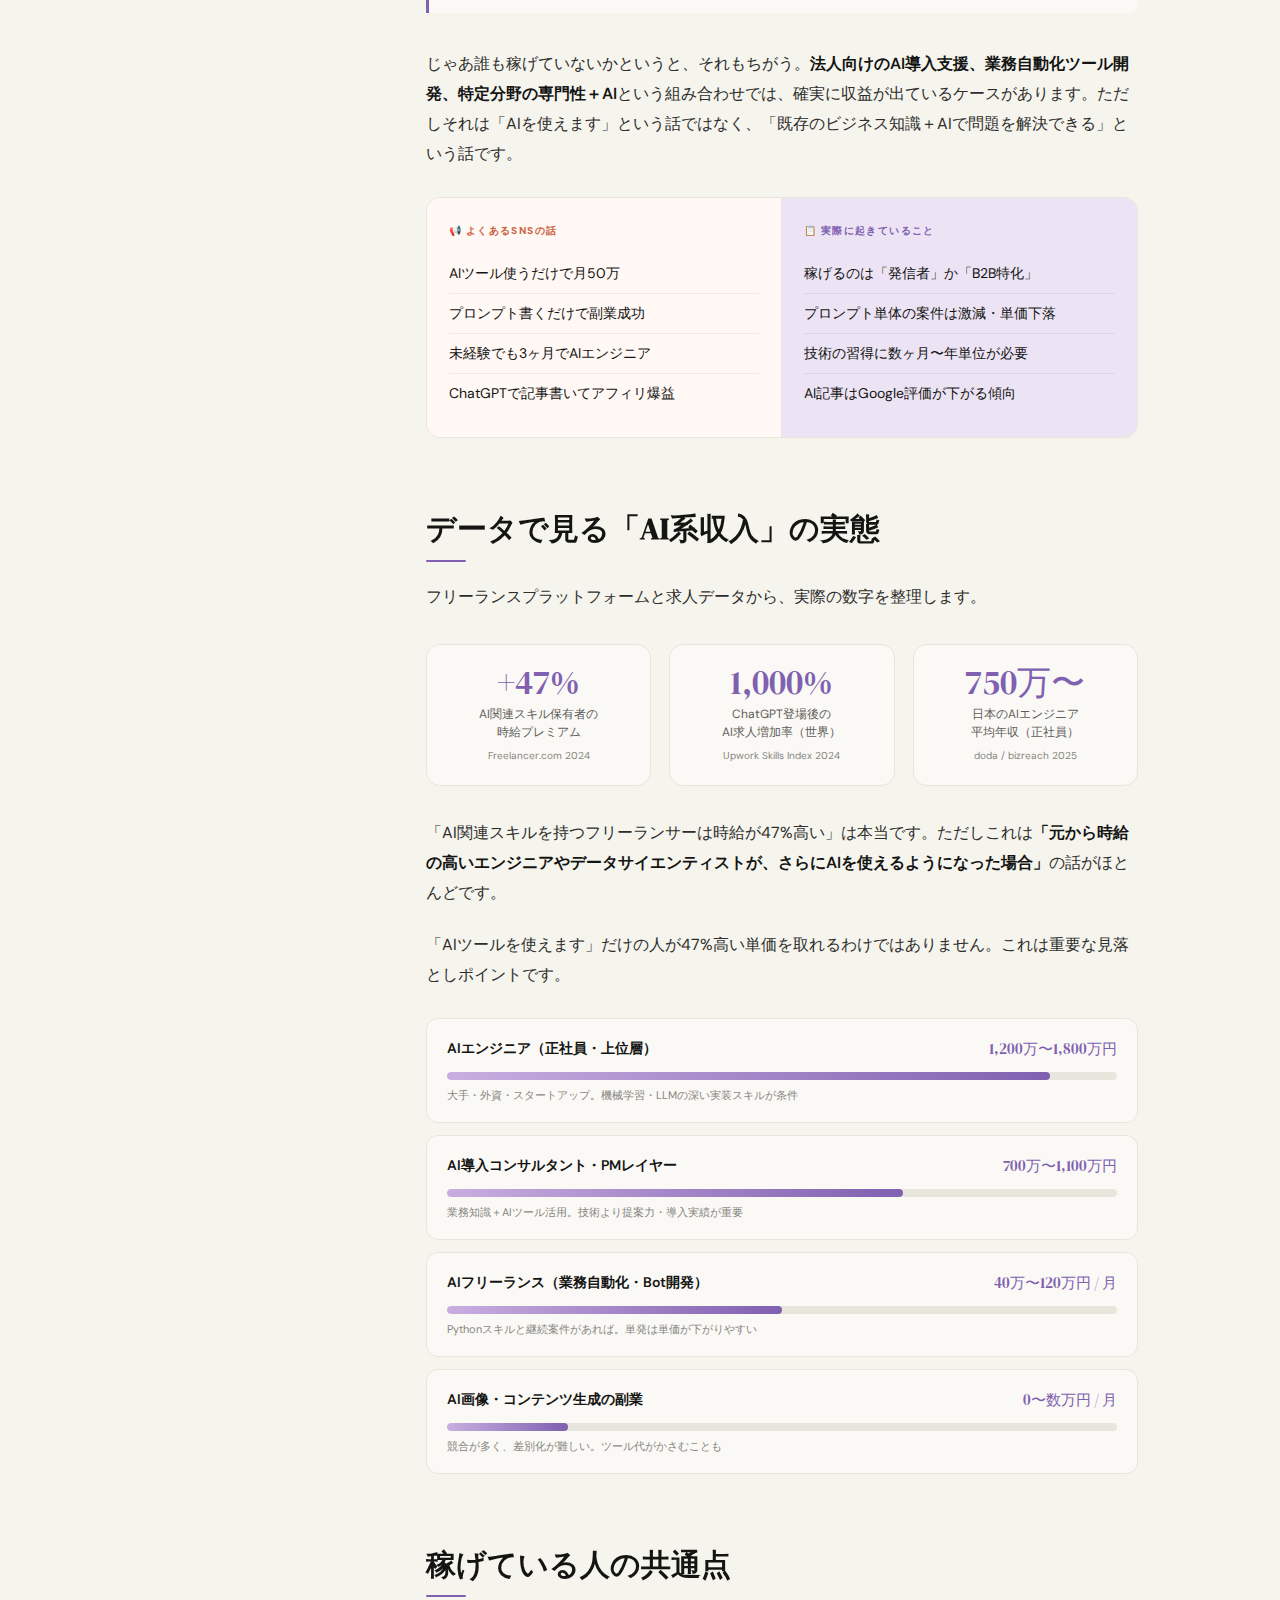
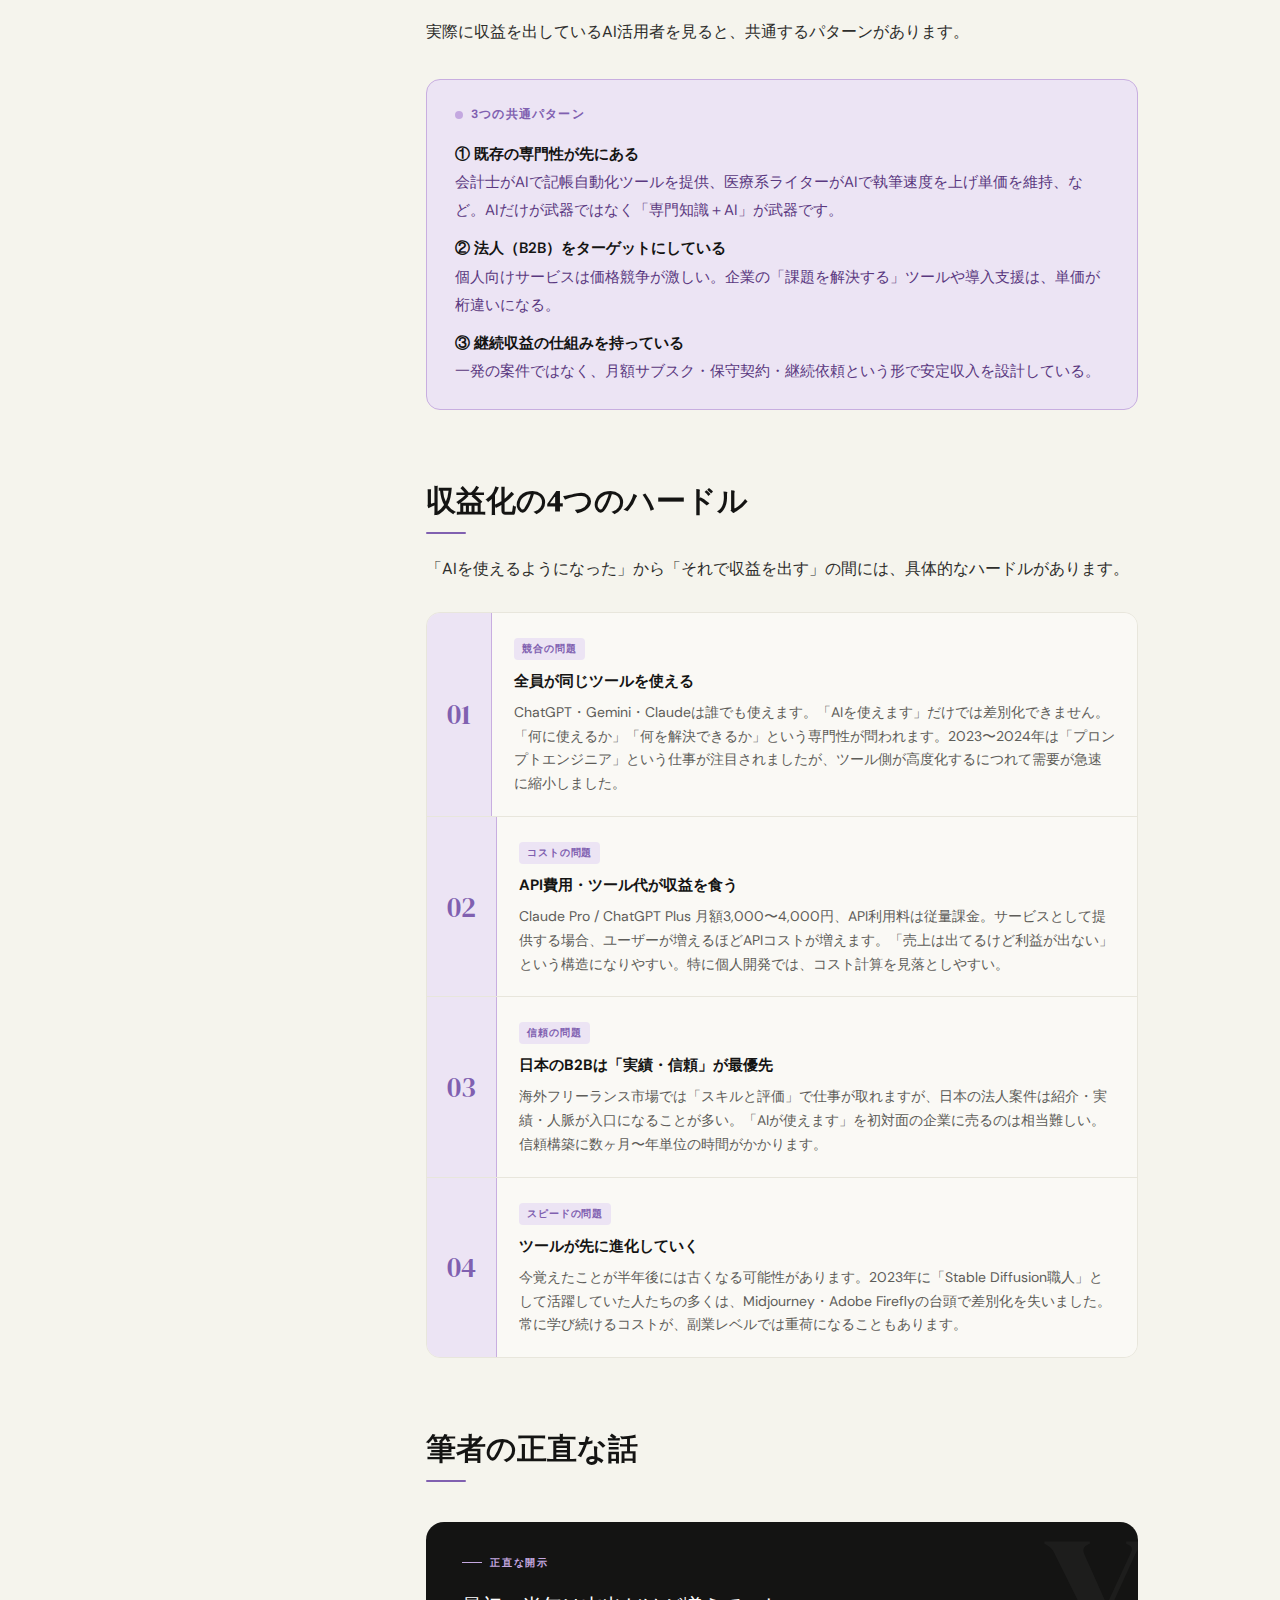
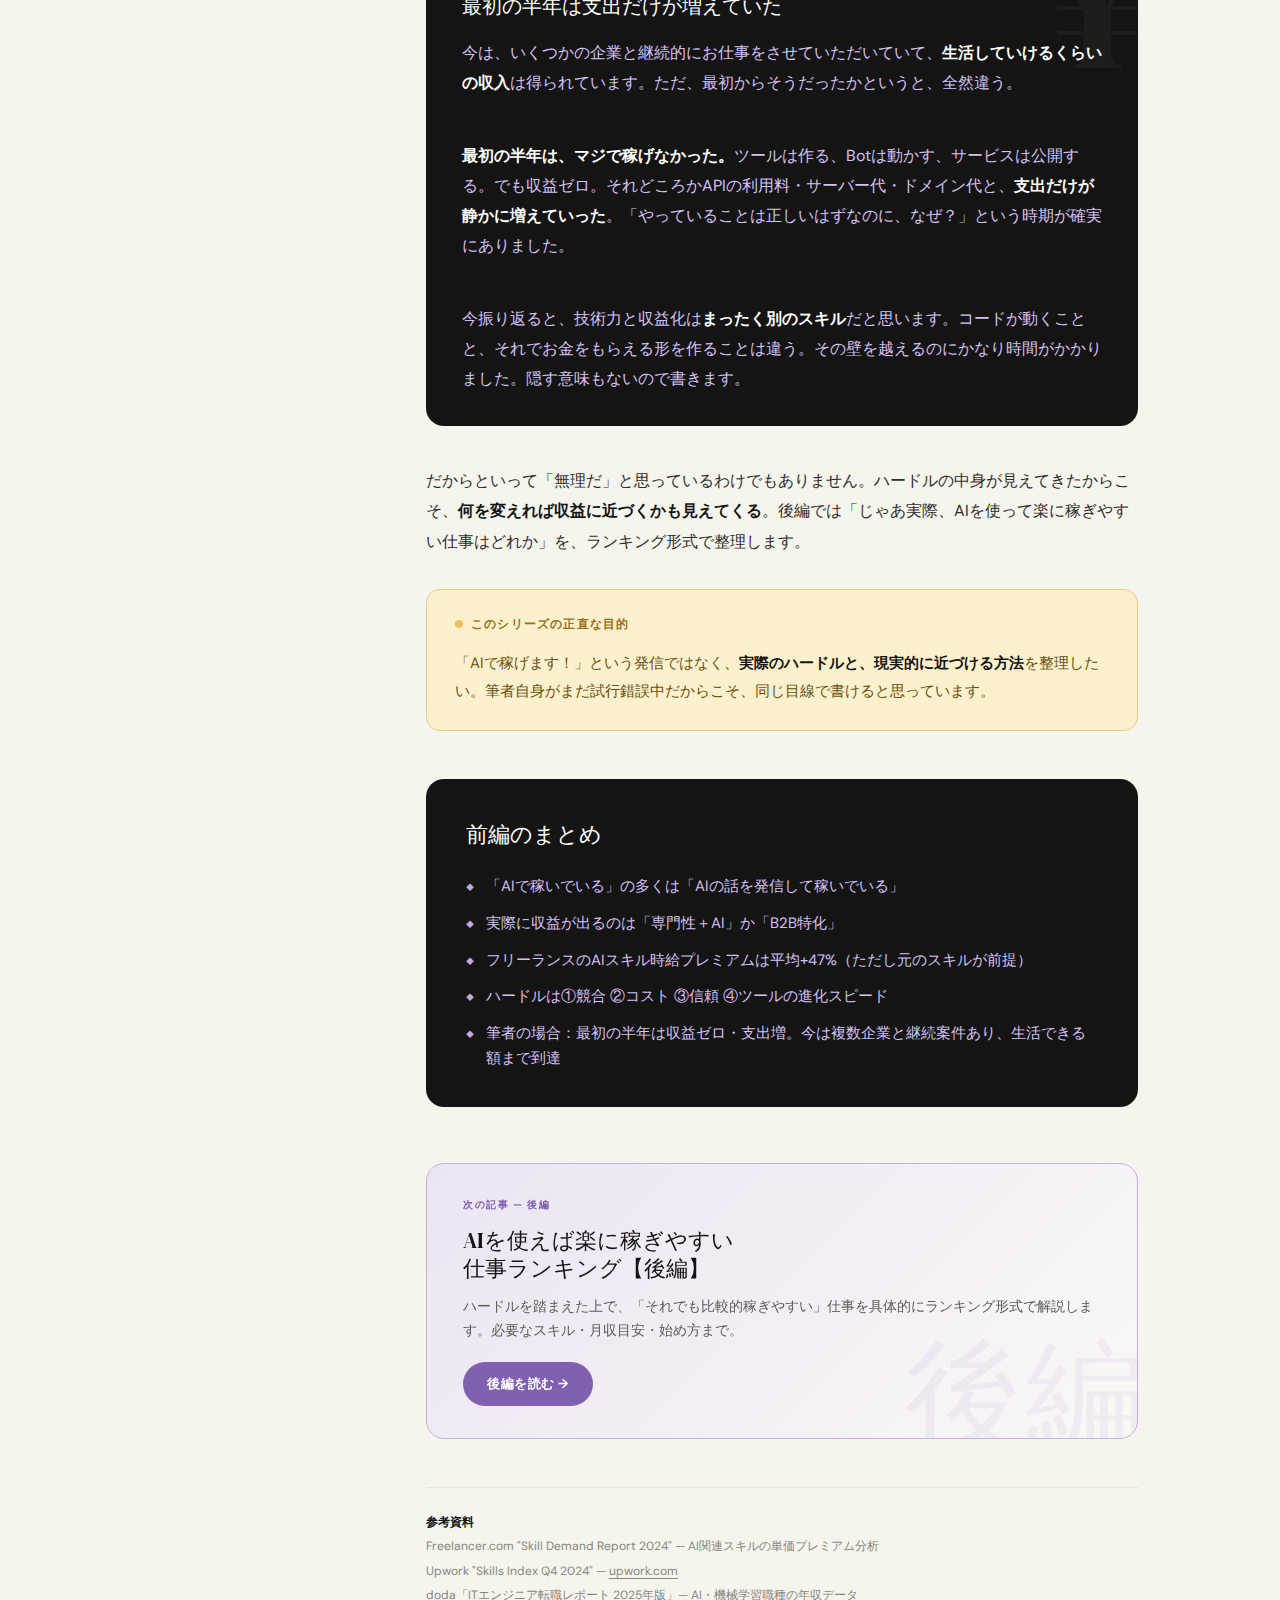
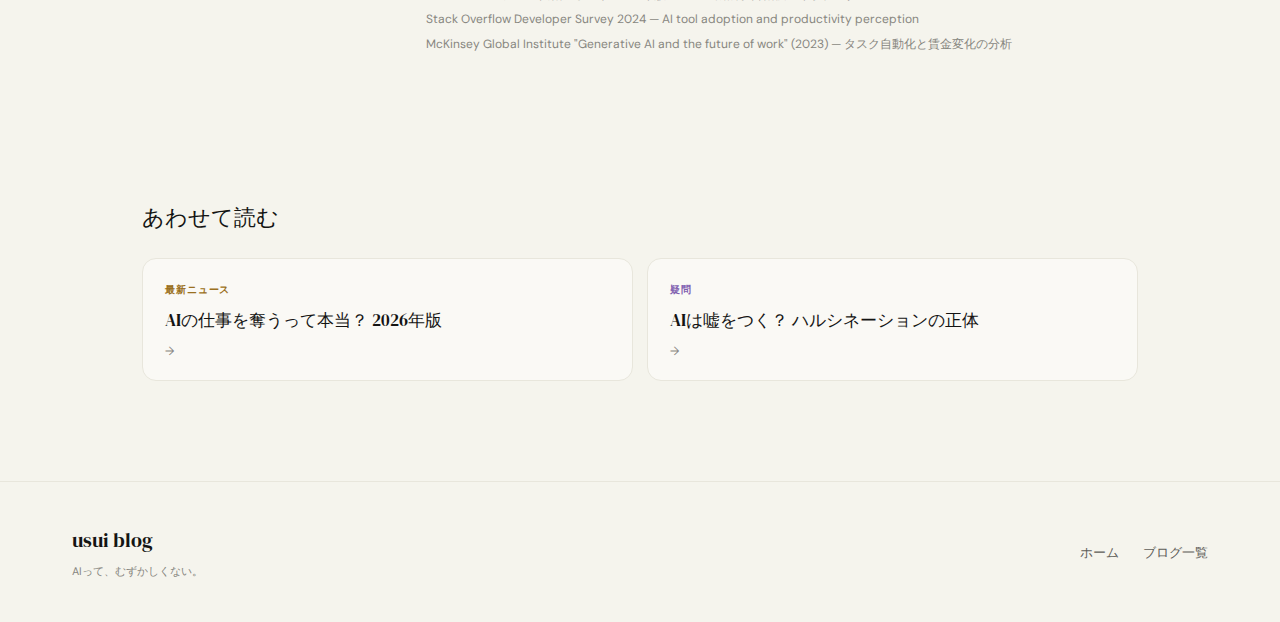
<file: usuiblog/ai-money/index.html>
<!DOCTYPE html>
<html lang="ja">
<head>
  <meta charset="UTF-8">
  <meta name="viewport" content="width=device-width, initial-scale=1.0">
  <title>AI系開発者ってぶっちゃけ儲かるの？【前編】— usui blog</title>
  <meta name="description" content="「AIで稼ぐ」の現実を正直に書く。フリーランスデータ・収益化のハードル・最初の半年は支出しか増えなかった筆者の実体験まで。">
  <link rel="preconnect" href="https://fonts.googleapis.com">
  <link rel="preconnect" href="https://fonts.gstatic.com" crossorigin>
  <link href="https://fonts.googleapis.com/css2?family=DM+Serif+Display:ital@0;1&family=DM+Sans:ital,opsz,wght@0,9..40,300;0,9..40,400;0,9..40,500;0,9..40,600;1,9..40,300&display=swap" rel="stylesheet">
  <style>
    :root{
      --bg:#f5f4ed;--ivory:#faf9f5;--ink:#141413;--terra:#c96442;
      --coral-bg:#fde8de;--coral-bd:#f4c4a8;
      --mint-bg:#d8f0e8;--mint-bd:#a8dcc8;--mint-tx:#3a9070;
      --lav:#c4a8e0;--lav-bg:#ece4f4;--lav-bd:#c8aee0;--lav-tx:#8060b0;
      --gold:#f0c060;--gold-bg:#fdf0cc;--gold-bd:#e0cc88;--gold-tx:#9a7020;
      --stone:#5e5d59;--muted:#87867f;--border:#e8e6dc;--border-lt:#f0eee6;
    }
    *,*::before,*::after{margin:0;padding:0;box-sizing:border-box}
    html{scroll-behavior:smooth}
    body{background:var(--bg);color:var(--ink);font-family:'DM Sans',sans-serif;min-height:100vh;overflow-x:hidden;line-height:1.8}

    .nav{position:fixed;top:0;left:0;right:0;z-index:100;display:flex;align-items:center;justify-content:space-between;padding:14px 28px;background:rgba(245,244,237,.88);backdrop-filter:blur(12px);border-bottom:1px solid var(--border-lt)}
    .nav-back{display:inline-flex;align-items:center;gap:8px;text-decoration:none;font-size:12px;font-weight:500;color:var(--stone);letter-spacing:.08em;text-transform:uppercase;transition:color .2s}
    .nav-back:hover{color:var(--lav-tx)}
    .nav-back-dot{width:6px;height:6px;background:var(--lav);border-radius:50%;animation:blink 1.8s ease-in-out infinite}
    @keyframes blink{0%,100%{opacity:1}50%{opacity:.2}}
    .nav-label{font-size:11px;color:var(--muted);letter-spacing:.06em}
    .sidebar{display:none}

    .article-header{padding:120px 28px 64px;max-width:760px;margin:0 auto;text-align:center;position:relative}
    .article-header::before{content:'';position:absolute;top:0;left:50%;transform:translateX(-50%);width:120%;height:100%;background:radial-gradient(ellipse at 60% 20%,rgba(196,168,224,.3) 0%,transparent 50%),radial-gradient(ellipse at 20% 85%,rgba(236,228,244,.25) 0%,transparent 45%);pointer-events:none;z-index:-1}
    @keyframes fade-up{from{opacity:0;transform:translateY(16px)}to{opacity:1;transform:translateY(0)}}
    .article-tag{display:inline-block;background:var(--lav-bg);color:var(--lav-tx);border:1px solid var(--lav-bd);padding:5px 16px;border-radius:16px;font-size:11px;font-weight:600;letter-spacing:.1em;text-transform:uppercase;margin-bottom:16px;opacity:0;animation:fade-up .5s ease forwards .1s}
    .series-badge{display:inline-block;background:var(--ivory);color:var(--stone);border:1px solid var(--border);padding:4px 14px;border-radius:12px;font-size:10px;font-weight:600;letter-spacing:.09em;margin-bottom:22px;opacity:0;animation:fade-up .5s ease forwards .18s}
    .article-title{font-family:'DM Serif Display',serif;font-size:clamp(28px,5vw,52px);line-height:1.12;color:var(--ink);margin-bottom:24px;opacity:0;animation:fade-up .7s cubic-bezier(.16,1,.3,1) forwards .25s}
    .article-title em{font-style:italic;color:var(--lav-tx)}
    .article-lead{font-size:17px;color:var(--stone);font-weight:300;line-height:1.8;max-width:540px;margin:0 auto 36px;opacity:0;animation:fade-up .6s ease forwards .4s}
    .article-meta{display:flex;align-items:center;justify-content:center;gap:20px;font-size:12px;color:var(--muted);letter-spacing:.05em;opacity:0;animation:fade-up .5s ease forwards .55s}
    .meta-sep{color:var(--border)}
    .divider{max-width:760px;margin:0 auto;padding:0 28px;height:1px;background:var(--border)}

    .article-body{max-width:680px;margin:0 auto;padding:64px 28px 120px}
    .article-body h2{font-family:'DM Serif Display',serif;font-size:clamp(22px,3.2vw,30px);color:var(--ink);margin-top:72px;margin-bottom:20px;line-height:1.25;position:relative;padding-bottom:14px}
    .article-body h2::after{content:'';position:absolute;left:0;bottom:0;width:40px;height:2px;background:var(--lav-tx);border-radius:2px}
    .article-body h2:first-child{margin-top:0}
    .article-body p{font-size:16px;line-height:1.88;color:#2e2e2c;margin-bottom:22px}
    .article-body p strong{color:var(--ink);font-weight:600}

    .pull-quote{border-left:3px solid var(--lav-tx);padding:16px 24px;margin:36px 0;background:var(--ivory);border-radius:0 12px 12px 0}
    .pull-quote p{font-size:18px;font-style:italic;color:var(--ink);font-weight:300;margin:0;line-height:1.7}

    /* Warning banner — AI情報屋 */
    .warning-banner{border-radius:16px;padding:28px 32px;margin:0 0 56px;background:var(--lav-bg);border:1px solid var(--lav-bd);border-left:4px solid var(--lav-tx);position:relative;overflow:hidden}
    .warning-banner::before{content:'⚠';position:absolute;right:16px;top:8px;font-size:80px;opacity:.1;line-height:1;pointer-events:none;color:var(--lav-tx)}
    .warning-label{font-size:10px;font-weight:800;letter-spacing:.2em;text-transform:uppercase;color:var(--lav-tx);margin-bottom:12px;display:flex;align-items:center;gap:8px}
    .warning-label::before{content:'';display:inline-block;width:28px;height:2px;background:var(--lav-tx);border-radius:2px}
    .warning-title{font-family:'DM Serif Display',serif;font-size:22px;color:var(--ink);margin-bottom:14px;line-height:1.3}
    .warning-body{font-size:15px;color:var(--stone);line-height:1.85}
    .warning-body p{margin-bottom:16px}
    .warning-body p:last-child{margin-bottom:0}
    .warning-body em{font-style:italic;color:var(--lav-tx)}

    /* Honest card — author's personal disclosure */
    .honest-card{background:var(--ink);color:var(--ivory);border-radius:18px;padding:32px 36px;margin:40px 0;position:relative;overflow:hidden}
    .honest-card::before{content:'¥';position:absolute;right:-12px;top:-24px;font-family:'DM Serif Display',serif;font-size:200px;color:rgba(255,255,255,.04);line-height:1;pointer-events:none}
    .honest-label{font-size:10px;font-weight:700;letter-spacing:.18em;text-transform:uppercase;color:var(--lav);margin-bottom:16px;display:flex;align-items:center;gap:8px}
    .honest-label::before{content:'';display:inline-block;width:20px;height:1px;background:var(--lav)}
    .honest-title{font-family:'DM Serif Display',serif;font-size:20px;color:#fff;margin-bottom:14px}
    .honest-body{font-size:15px;color:#d4c0f4;line-height:1.8}
    .honest-body p{color:#d4c0f4;margin-bottom:16px}
    .honest-body p:last-child{margin-bottom:0}
    .honest-body p strong{color:#fff;font-weight:700}

    /* Stat grid */
    .stat-row{display:grid;grid-template-columns:repeat(3,1fr);gap:14px;margin:32px 0}
    .stat{background:var(--ivory);border:1px solid var(--border);border-radius:14px;padding:20px 18px;text-align:center}
    .stat-num{font-family:'DM Serif Display',serif;font-size:clamp(24px,3.5vw,34px);color:var(--lav-tx);line-height:1;margin-bottom:6px}
    .stat-label{font-size:12px;color:var(--stone);line-height:1.5}
    .stat-src{font-size:10px;color:var(--muted);margin-top:6px}

    /* Reality check — hype vs fact */
    .hype-grid{display:grid;grid-template-columns:1fr 1fr;gap:0;margin:28px 0;border-radius:14px;overflow:hidden;border:1px solid var(--border)}
    .hype-col{padding:24px 22px}
    .hype-col-bad{background:#fff8f4;border-right:1px solid var(--border)}
    .hype-col-good{background:var(--lav-bg)}
    .hype-col-title{font-size:10px;font-weight:800;letter-spacing:.14em;text-transform:uppercase;margin-bottom:14px;display:flex;align-items:center;gap:6px}
    .hype-col-bad .hype-col-title{color:var(--terra)}
    .hype-col-good .hype-col-title{color:var(--lav-tx)}
    .hype-item{font-size:14px;line-height:1.65;padding:8px 0;border-bottom:1px solid rgba(0,0,0,.06);display:flex;gap:8px}
    .hype-item:last-child{border-bottom:none}

    /* Hurdle list */
    .hurdle-list{display:flex;flex-direction:column;gap:0;margin:28px 0;border-radius:14px;overflow:hidden;border:1px solid var(--border)}
    .hurdle{display:flex;gap:0;border-bottom:1px solid var(--border)}
    .hurdle:last-child{border-bottom:none}
    .hurdle-num{background:var(--lav-bg);color:var(--lav-tx);font-family:'DM Serif Display',serif;font-size:28px;padding:22px 20px;min-width:64px;display:flex;align-items:center;justify-content:center;flex-shrink:0;border-right:1px solid var(--lav-bd)}
    .hurdle-body{background:var(--ivory);padding:20px 22px}
    .hurdle-body strong{display:block;font-size:15px;font-weight:700;color:var(--ink);margin-bottom:6px}
    .hurdle-body p{font-size:14px;color:var(--stone);line-height:1.7;margin:0}
    .hurdle-body .hurdle-tag{display:inline-block;font-size:10px;font-weight:700;letter-spacing:.09em;text-transform:uppercase;background:var(--lav-bg);color:var(--lav-tx);border-radius:4px;padding:2px 8px;margin-bottom:8px}

    /* Salary range bar */
    .salary-grid{display:flex;flex-direction:column;gap:12px;margin:28px 0}
    .salary-row{background:var(--ivory);border:1px solid var(--border);border-radius:12px;padding:16px 20px}
    .salary-top{display:flex;justify-content:space-between;align-items:center;margin-bottom:10px}
    .salary-title{font-size:14px;font-weight:600;color:var(--ink)}
    .salary-range{font-family:'DM Serif Display',serif;font-size:15px;color:var(--lav-tx)}
    .salary-bar-track{height:8px;background:var(--border);border-radius:6px;overflow:hidden}
    .salary-bar-fill{height:100%;border-radius:6px;background:linear-gradient(90deg,var(--lav-bd),var(--lav-tx))}
    .salary-note{font-size:11px;color:var(--muted);margin-top:6px}

    .box{border-radius:14px;padding:24px 28px;margin:32px 0}
    .box-title{font-size:12px;font-weight:700;letter-spacing:.1em;text-transform:uppercase;margin-bottom:14px;display:flex;align-items:center;gap:8px}
    .box-title::before{content:'';display:inline-block;width:8px;height:8px;border-radius:50%;flex-shrink:0}
    .box p{font-size:15px;margin-bottom:10px}
    .box p:last-child{margin-bottom:0}
    .box-lav{background:var(--lav-bg);border:1px solid var(--lav-bd)}
    .box-lav .box-title{color:var(--lav-tx)}
    .box-lav .box-title::before{background:var(--lav)}
    .box-lav p{color:#5a3880}
    .box-coral{background:var(--coral-bg);border:1px solid var(--coral-bd)}
    .box-coral .box-title{color:var(--terra)}
    .box-coral .box-title::before{background:var(--terra)}
    .box-coral p{color:#7a3a28}
    .box-gold{background:var(--gold-bg);border:1px solid var(--gold-bd)}
    .box-gold .box-title{color:var(--gold-tx)}
    .box-gold .box-title::before{background:var(--gold)}
    .box-gold p{color:#6a5010}

    /* Next preview — 後編 teaser */
    .teaser{border-radius:18px;padding:32px 36px;margin:56px 0 0;background:linear-gradient(135deg,var(--lav-bg) 0%,var(--ivory) 100%);border:1px solid var(--lav-bd);position:relative;overflow:hidden}
    .teaser::after{content:'後編';position:absolute;right:-8px;bottom:-16px;font-family:'DM Serif Display',serif;font-size:120px;color:rgba(192,168,224,.15);line-height:1;pointer-events:none}
    .teaser-label{font-size:10px;font-weight:700;letter-spacing:.16em;text-transform:uppercase;color:var(--lav-tx);margin-bottom:12px}
    .teaser-title{font-family:'DM Serif Display',serif;font-size:22px;color:var(--ink);margin-bottom:12px;line-height:1.3}
    .teaser-body{font-size:14px;color:var(--stone);line-height:1.7;margin-bottom:20px}
    .teaser-btn{display:inline-block;background:var(--lav-tx);color:#fff;padding:10px 24px;border-radius:24px;font-size:13px;font-weight:600;text-decoration:none;transition:opacity .2s;letter-spacing:.04em}
    .teaser-btn:hover{opacity:.85}
    .teaser-btn-coming{display:inline-block;background:var(--border);color:var(--stone);padding:10px 24px;border-radius:24px;font-size:13px;font-weight:600;cursor:default;letter-spacing:.04em}

    .summary{background:var(--ink);color:var(--ivory);border-radius:18px;padding:36px 40px;margin:48px 0 0}
    .summary-title{font-family:'DM Serif Display',serif;font-size:22px;margin-bottom:20px;color:#fff}
    .summary-list{list-style:none;display:flex;flex-direction:column;gap:12px}
    .summary-list li{font-size:15px;color:#d4c0f4;display:flex;gap:12px;align-items:flex-start;line-height:1.65}
    .summary-list li::before{content:'◆';font-size:8px;color:var(--lav);flex-shrink:0;margin-top:7px}

    .source-note{margin-top:48px;padding-top:24px;border-top:1px solid var(--border)}
    .source-note p{font-size:12px;color:var(--muted);line-height:1.7;margin-bottom:4px}
    .source-note a{color:var(--muted);text-decoration:underline;text-underline-offset:3px}

    .next-section{max-width:680px;margin:0 auto;padding:0 28px 100px}
    .next-title{font-family:'DM Serif Display',serif;font-size:22px;margin-bottom:20px;color:var(--ink)}
    .next-cards{display:grid;grid-template-columns:1fr 1fr;gap:14px}
    .next-card{background:var(--ivory);border:1px solid var(--border);border-radius:14px;padding:22px 22px 18px;text-decoration:none;display:block;transition:transform .25s cubic-bezier(.34,1.56,.64,1),box-shadow .25s}
    .next-card:hover{transform:translateY(-5px);box-shadow:0 16px 48px rgba(0,0,0,.08)}
    .next-card-tag{font-size:10px;font-weight:700;letter-spacing:.09em;text-transform:uppercase;margin-bottom:10px;display:block}
    .next-card-title{font-family:'DM Serif Display',serif;font-size:17px;color:var(--ink);line-height:1.3;margin-bottom:10px}
    .next-card-arrow{font-size:12px;color:var(--muted)}

    .footer{border-top:1px solid var(--border);padding:40px 28px;max-width:760px;margin:0 auto;display:flex;align-items:center;justify-content:space-between}
    .footer-brand{font-family:'DM Serif Display',serif;font-size:20px;color:var(--ink)}
    .footer-copy{font-size:11px;color:var(--muted);margin-top:4px}
    .footer-links{display:flex;gap:24px}
    .footer-link{font-size:13px;color:var(--stone);text-decoration:none;transition:color .2s}
    .footer-link:hover{color:var(--ink)}

    @media(min-width:900px){
      .article-header{max-width:none;padding:0;text-align:left;display:grid;grid-template-columns:1fr 360px;min-height:520px;margin:0}
      .article-header::before{display:none}
      .header-left{padding:130px 72px 80px;background:radial-gradient(ellipse at 95% 5%,rgba(196,168,224,.3) 0%,transparent 48%),radial-gradient(ellipse at 0% 95%,rgba(236,228,244,.2) 0%,transparent 42%),var(--bg);display:flex;flex-direction:column;justify-content:center}
      .header-right{background:var(--lav-tx);position:relative;overflow:hidden;clip-path:polygon(12% 0,100% 0,100% 100%,0 100%);display:flex;flex-direction:column;justify-content:flex-end;padding:48px 52px 52px 72px;gap:12px}
      .header-right::before{content:'¥';position:absolute;top:-40px;right:-20px;font-family:'DM Serif Display',serif;font-size:310px;font-weight:400;color:rgba(255,255,255,.07);line-height:1;pointer-events:none;user-select:none}
      .hr-badge{display:inline-flex;align-items:center;gap:6px;background:rgba(255,255,255,.18);border:1px solid rgba(255,255,255,.3);border-radius:20px;padding:6px 14px;font-size:11.5px;font-weight:600;color:rgba(255,255,255,.95);letter-spacing:.06em;width:fit-content}
      .hr-no{font-family:'DM Serif Display',serif;font-size:52px;color:rgba(255,255,255,.2);line-height:1;position:absolute;top:40px;left:60px;font-style:italic}
      .hr-label{font-size:10px;font-weight:700;letter-spacing:.18em;text-transform:uppercase;color:rgba(255,255,255,.45);position:absolute;top:100px;left:60px}
      .article-tag,.series-badge{align-self:flex-start}
      .article-tag{margin-bottom:10px}
      .article-lead{max-width:520px;margin:0 0 32px}
      .article-meta{justify-content:flex-start}
      .divider{max-width:none;padding:0 72px}
      .page-wrap{display:grid;grid-template-columns:220px 1fr;gap:64px;max-width:1140px;margin:0 auto;padding:72px 72px 0;align-items:start}
      .sidebar{display:block;position:sticky;top:80px}
      .toc-label{font-size:10px;font-weight:700;letter-spacing:.14em;text-transform:uppercase;color:var(--muted);margin-bottom:14px;padding-bottom:10px;border-bottom:1px solid var(--border)}
      .toc-nav{display:flex;flex-direction:column;gap:2px}
      .toc-link{display:block;font-size:13px;color:var(--stone);text-decoration:none;padding:7px 10px;border-radius:7px;line-height:1.4;transition:background .15s,color .15s;border-left:2px solid transparent}
      .toc-link:hover,.toc-link.active{background:var(--lav-bg);color:var(--lav-tx);border-left-color:var(--lav-tx)}
      .sidebar-divider{height:1px;background:var(--border);margin:20px 0}
      .sidebar-info{font-size:12px;color:var(--muted);display:flex;flex-direction:column;gap:6px;padding-left:10px}
      .article-body{max-width:none;margin:0;padding:0 0 100px}
      .next-section{max-width:1140px;padding:40px 72px 100px}
      .footer{max-width:none;padding:40px 72px}
      .hype-grid{gap:0}
      .stat-row{gap:18px}
    }
    @media(max-width:640px){
      .nav{padding:12px 18px}
      .article-header{padding:90px 20px 48px}
      .article-body{padding:48px 20px 80px}
      .stat-row{grid-template-columns:1fr 1fr;gap:10px}
      .stat-row .stat:last-child{grid-column:1/-1}
      .hype-grid{grid-template-columns:1fr}
      .hype-col-bad{border-right:none;border-bottom:1px solid var(--border)}
      .next-cards{grid-template-columns:1fr}
      .next-section{padding:0 20px 80px}
      .summary{padding:28px 24px}
      .honest-card{padding:24px 22px}
      .teaser{padding:24px 22px}
      .footer{padding:32px 20px;flex-direction:column;gap:20px;align-items:flex-start}
    }
  </style>
</head>
<body>

  <nav class="nav">
    <a href="../" class="nav-back"><span class="nav-back-dot"></span>◁ ブログ一覧</a>
    <span class="nav-label">USUI BLOG — 疑問</span>
  </nav>

  <header class="article-header">
    <div class="header-left">
      <span class="article-tag">疑問</span>
      <span class="series-badge">前編 / 2部構成</span>
      <h1 class="article-title">
        AI系開発者って<br>
        <em>ぶっちゃけ</em><br>
        儲かるの？
      </h1>
      <p class="article-lead">
        「AIで稼ぐ」は本当か。データと現実と、<br>
        最初の半年は支出しか増えなかった<br>
        筆者の話を正直に書く。
      </p>
      <div class="article-meta">
        <span>2026年4月</span>
        <span class="meta-sep">|</span>
        <span>7 min read</span>
        <span class="meta-sep">|</span>
        <span>USUI</span>
      </div>
    </div>
    <div class="header-right">
      <div class="hr-no">07</div>
      <div class="hr-label">HONEST MONEY TALK</div>
      <div class="hr-badge">実際のフリーランスデータ</div>
      <div class="hr-badge">収益化の4つのハードル</div>
      <div class="hr-badge">筆者の正直な収入開示</div>
    </div>
  </header>

  <div class="divider"></div>

  <div class="page-wrap">
  <aside class="sidebar">
    <div class="toc-label">目次</div>
    <nav class="toc-nav">
      <a href="#s1" class="toc-link">ぶっちゃけどうなの？</a>
      <a href="#s2" class="toc-link">データで見る実態</a>
      <a href="#s3" class="toc-link">稼げている人の共通点</a>
      <a href="#s4" class="toc-link">収益化の4つのハードル</a>
      <a href="#s5" class="toc-link">筆者の正直な話</a>
    </nav>
    <div class="sidebar-divider"></div>
    <div class="sidebar-info">
      <span>2026年4月</span>
      <span>7 min read</span>
      <span>著者: USUI</span>
    </div>
  </aside>

  <main class="article-body">

    <div class="warning-banner">
      <div class="warning-label">最初に断固として言っておく</div>
      <div class="warning-title">「AI情報屋」を絶対に信じるな</div>
      <div class="warning-body">
        <p>この記事を読む前に、ひとつだけ言わせてください。</p>
        <p>SNS上に溢れる<strong>「AIで月収100万円達成！」「副業で爆益！未経験でも3ヶ月でAIエンジニア！」</strong>という情報の発信者たち——彼らの大半は、<strong>AIで稼いでいるのではなく、「AIで稼ぐ方法を教えること」で稼いでいます。</strong>商品はAIの情報そのもの。実態は情報商材屋です。</p>
        <p>もっとはっきり言いましょう。<em>捕まってないだけの詐欺師です。</em>……冗談半分ですが、半分は本気です。高額なオンラインサロン、「限定コミュニティ」、謎の教材——再現性の低い成功体験を売りつけ、消えていくパターンを何度も見てきました。</p>
        <p><strong>彼らを信じて課金しないでください。この記事では、数字をちゃんと出しながら、現実を書きます。</strong></p>
      </div>
    </div>

    <h2 id="s1">ぶっちゃけどうなの？</h2>
    <p>
      結論から先に言います。<strong>「AI × 開発」の組み合わせで稼げている人はいる。ただし、それはかなり絞られた条件の話です。</strong>
    </p>
    <p>
      SNSを見ると「AIで月100万！」「副業で爆益！」という投稿がたくさん出てきます。あれはほぼ、<strong>「そういう話を発信すること自体でお金を稼いでいる人」</strong>の投稿です。「AIで稼ぐ方法を教える」で稼いでいる、という構造です。
    </p>

    <div class="pull-quote">
      <p>「AI系で稼いでいる」人の多くは、AIではなく「AIの話」で稼いでいる。</p>
    </div>

    <p>
      じゃあ誰も稼げていないかというと、それもちがう。<strong>法人向けのAI導入支援、業務自動化ツール開発、特定分野の専門性＋AI</strong>という組み合わせでは、確実に収益が出ているケースがあります。ただしそれは「AIを使えます」という話ではなく、「既存のビジネス知識＋AIで問題を解決できる」という話です。
    </p>

    <div class="hype-grid">
      <div class="hype-col hype-col-bad">
        <div class="hype-col-title">📢 よくあるSNSの話</div>
        <div class="hype-item">AIツール使うだけで月50万</div>
        <div class="hype-item">プロンプト書くだけで副業成功</div>
        <div class="hype-item">未経験でも3ヶ月でAIエンジニア</div>
        <div class="hype-item">ChatGPTで記事書いてアフィリ爆益</div>
      </div>
      <div class="hype-col hype-col-good">
        <div class="hype-col-title">📋 実際に起きていること</div>
        <div class="hype-item">稼げるのは「発信者」か「B2B特化」</div>
        <div class="hype-item">プロンプト単体の案件は激減・単価下落</div>
        <div class="hype-item">技術の習得に数ヶ月〜年単位が必要</div>
        <div class="hype-item">AI記事はGoogle評価が下がる傾向</div>
      </div>
    </div>

    <h2 id="s2">データで見る「AI系収入」の実態</h2>
    <p>
      フリーランスプラットフォームと求人データから、実際の数字を整理します。
    </p>

    <div class="stat-row">
      <div class="stat">
        <div class="stat-num">+47%</div>
        <div class="stat-label">AI関連スキル保有者の<br>時給プレミアム</div>
        <div class="stat-src">Freelancer.com 2024</div>
      </div>
      <div class="stat">
        <div class="stat-num">1,000%</div>
        <div class="stat-label">ChatGPT登場後の<br>AI求人増加率（世界）</div>
        <div class="stat-src">Upwork Skills Index 2024</div>
      </div>
      <div class="stat">
        <div class="stat-num">750万〜</div>
        <div class="stat-label">日本のAIエンジニア<br>平均年収（正社員）</div>
        <div class="stat-src">doda / bizreach 2025</div>
      </div>
    </div>

    <p>
      「AI関連スキルを持つフリーランサーは時給が47%高い」は本当です。ただしこれは<strong>「元から時給の高いエンジニアやデータサイエンティストが、さらにAIを使えるようになった場合」</strong>の話がほとんどです。
    </p>
    <p>
      「AIツールを使えます」だけの人が47%高い単価を取れるわけではありません。これは重要な見落としポイントです。
    </p>

    <div class="salary-grid">
      <div class="salary-row">
        <div class="salary-top">
          <div class="salary-title">AIエンジニア（正社員・上位層）</div>
          <div class="salary-range">1,200万〜1,800万円</div>
        </div>
        <div class="salary-bar-track"><div class="salary-bar-fill" style="width:90%"></div></div>
        <div class="salary-note">大手・外資・スタートアップ。機械学習・LLMの深い実装スキルが条件</div>
      </div>
      <div class="salary-row">
        <div class="salary-top">
          <div class="salary-title">AI導入コンサルタント・PMレイヤー</div>
          <div class="salary-range">700万〜1,100万円</div>
        </div>
        <div class="salary-bar-track"><div class="salary-bar-fill" style="width:68%"></div></div>
        <div class="salary-note">業務知識＋AIツール活用。技術より提案力・導入実績が重要</div>
      </div>
      <div class="salary-row">
        <div class="salary-top">
          <div class="salary-title">AIフリーランス（業務自動化・Bot開発）</div>
          <div class="salary-range">40万〜120万円 / 月</div>
        </div>
        <div class="salary-bar-track"><div class="salary-bar-fill" style="width:50%"></div></div>
        <div class="salary-note">Pythonスキルと継続案件があれば。単発は単価が下がりやすい</div>
      </div>
      <div class="salary-row">
        <div class="salary-top">
          <div class="salary-title">AI画像・コンテンツ生成の副業</div>
          <div class="salary-range">0〜数万円 / 月</div>
        </div>
        <div class="salary-bar-track"><div class="salary-bar-fill" style="width:18%"></div></div>
        <div class="salary-note">競合が多く、差別化が難しい。ツール代がかさむことも</div>
      </div>
    </div>

    <h2 id="s3">稼げている人の共通点</h2>
    <p>
      実際に収益を出しているAI活用者を見ると、共通するパターンがあります。
    </p>

    <div class="box box-lav">
      <div class="box-title">3つの共通パターン</div>
      <p><strong>① 既存の専門性が先にある</strong><br>会計士がAIで記帳自動化ツールを提供、医療系ライターがAIで執筆速度を上げ単価を維持、など。AIだけが武器ではなく「専門知識＋AI」が武器です。</p>
      <p><strong>② 法人（B2B）をターゲットにしている</strong><br>個人向けサービスは価格競争が激しい。企業の「課題を解決する」ツールや導入支援は、単価が桁違いになる。</p>
      <p><strong>③ 継続収益の仕組みを持っている</strong><br>一発の案件ではなく、月額サブスク・保守契約・継続依頼という形で安定収入を設計している。</p>
    </div>

    <h2 id="s4">収益化の4つのハードル</h2>
    <p>
      「AIを使えるようになった」から「それで収益を出す」の間には、具体的なハードルがあります。
    </p>

    <div class="hurdle-list">
      <div class="hurdle">
        <div class="hurdle-num">01</div>
        <div class="hurdle-body">
          <div class="hurdle-tag">競合の問題</div>
          <strong>全員が同じツールを使える</strong>
          <p>ChatGPT・Gemini・Claudeは誰でも使えます。「AIを使えます」だけでは差別化できません。「何に使えるか」「何を解決できるか」という専門性が問われます。2023〜2024年は「プロンプトエンジニア」という仕事が注目されましたが、ツール側が高度化するにつれて需要が急速に縮小しました。</p>
        </div>
      </div>
      <div class="hurdle">
        <div class="hurdle-num">02</div>
        <div class="hurdle-body">
          <div class="hurdle-tag">コストの問題</div>
          <strong>API費用・ツール代が収益を食う</strong>
          <p>Claude Pro / ChatGPT Plus 月額3,000〜4,000円、API利用料は従量課金。サービスとして提供する場合、ユーザーが増えるほどAPIコストが増えます。「売上は出てるけど利益が出ない」という構造になりやすい。特に個人開発では、コスト計算を見落としやすい。</p>
        </div>
      </div>
      <div class="hurdle">
        <div class="hurdle-num">03</div>
        <div class="hurdle-body">
          <div class="hurdle-tag">信頼の問題</div>
          <strong>日本のB2Bは「実績・信頼」が最優先</strong>
          <p>海外フリーランス市場では「スキルと評価」で仕事が取れますが、日本の法人案件は紹介・実績・人脈が入口になることが多い。「AIが使えます」を初対面の企業に売るのは相当難しい。信頼構築に数ヶ月〜年単位の時間がかかります。</p>
        </div>
      </div>
      <div class="hurdle">
        <div class="hurdle-num">04</div>
        <div class="hurdle-body">
          <div class="hurdle-tag">スピードの問題</div>
          <strong>ツールが先に進化していく</strong>
          <p>今覚えたことが半年後には古くなる可能性があります。2023年に「Stable Diffusion職人」として活躍していた人たちの多くは、Midjourney・Adobe Fireflyの台頭で差別化を失いました。常に学び続けるコストが、副業レベルでは重荷になることもあります。</p>
        </div>
      </div>
    </div>

    <h2 id="s5">筆者の正直な話</h2>

    <div class="honest-card">
      <div class="honest-label">正直な開示</div>
      <div class="honest-title">最初の半年は支出だけが増えていた</div>
      <div class="honest-body">
        <p>今は、いくつかの企業と継続的にお仕事をさせていただいていて、<strong>生活していけるくらいの収入</strong>は得られています。ただ、最初からそうだったかというと、全然違う。</p>
        <br>
        <p><strong>最初の半年は、マジで稼げなかった。</strong>ツールは作る、Botは動かす、サービスは公開する。でも収益ゼロ。それどころかAPIの利用料・サーバー代・ドメイン代と、<strong>支出だけが静かに増えていった</strong>。「やっていることは正しいはずなのに、なぜ？」という時期が確実にありました。</p>
        <br>
        <p>今振り返ると、技術力と収益化は<strong>まったく別のスキル</strong>だと思います。コードが動くことと、それでお金をもらえる形を作ることは違う。その壁を越えるのにかなり時間がかかりました。隠す意味もないので書きます。</p>
      </div>
    </div>

    <p>
      だからといって「無理だ」と思っているわけでもありません。ハードルの中身が見えてきたからこそ、<strong>何を変えれば収益に近づくかも見えてくる</strong>。後編では「じゃあ実際、AIを使って楽に稼ぎやすい仕事はどれか」を、ランキング形式で整理します。
    </p>

    <div class="box box-gold">
      <div class="box-title">このシリーズの正直な目的</div>
      <p>「AIで稼げます！」という発信ではなく、<strong>実際のハードルと、現実的に近づける方法</strong>を整理したい。筆者自身がまだ試行錯誤中だからこそ、同じ目線で書けると思っています。</p>
    </div>

    <div class="summary">
      <div class="summary-title">前編のまとめ</div>
      <ul class="summary-list">
        <li>「AIで稼いでいる」の多くは「AIの話を発信して稼いでいる」</li>
        <li>実際に収益が出るのは「専門性＋AI」か「B2B特化」</li>
        <li>フリーランスのAIスキル時給プレミアムは平均+47%（ただし元のスキルが前提）</li>
        <li>ハードルは①競合 ②コスト ③信頼 ④ツールの進化スピード</li>
        <li>筆者の場合：最初の半年は収益ゼロ・支出増。今は複数企業と継続案件あり、生活できる額まで到達</li>
      </ul>
    </div>

    <!-- 後編teaser -->
    <div class="teaser">
      <div class="teaser-label">次の記事 — 後編</div>
      <div class="teaser-title">AIを使えば楽に稼ぎやすい<br>仕事ランキング【後編】</div>
      <div class="teaser-body">ハードルを踏まえた上で、「それでも比較的稼ぎやすい」仕事を具体的にランキング形式で解説します。必要なスキル・月収目安・始め方まで。</div>
      <a href="../ai-money-2/" class="teaser-btn">後編を読む →</a>
    </div>

    <div class="source-note">
      <p><strong>参考資料</strong></p>
      <p>Freelancer.com "Skill Demand Report 2024" — AI関連スキルの単価プレミアム分析</p>
      <p>Upwork "Skills Index Q4 2024" — <a href="https://www.upwork.com/research/skills-index" target="_blank" rel="noopener">upwork.com</a></p>
      <p>doda「ITエンジニア転職レポート 2025年版」— AI・機械学習職種の年収データ</p>
      <p>Stack Overflow Developer Survey 2024 — AI tool adoption and productivity perception</p>
      <p>McKinsey Global Institute "Generative AI and the future of work" (2023) — タスク自動化と賃金変化の分析</p>
    </div>

  </main>
  </div>

  <section class="next-section">
    <div class="next-title">あわせて読む</div>
    <div class="next-cards">
      <a href="../ai-jobs/" class="next-card">
        <span class="next-card-tag" style="color:var(--gold-tx)">最新ニュース</span>
        <div class="next-card-title">AIの仕事を奪うって本当？ 2026年版</div>
        <div class="next-card-arrow">→</div>
      </a>
      <a href="../hallucination/" class="next-card">
        <span class="next-card-tag" style="color:var(--lav-tx)">疑問</span>
        <div class="next-card-title">AIは嘘をつく？ ハルシネーションの正体</div>
        <div class="next-card-arrow">→</div>
      </a>
    </div>
  </section>

  <footer class="footer">
    <div>
      <div class="footer-brand">usui blog</div>
      <div class="footer-copy">AIって、むずかしくない。</div>
    </div>
    <div class="footer-links">
      <a href="../../" class="footer-link">ホーム</a>
      <a href="../" class="footer-link">ブログ一覧</a>
    </div>
  </footer>

  <script>
    const tocLinks = document.querySelectorAll('.toc-link');
    const sections = document.querySelectorAll('h2[id]');
    const obs = new IntersectionObserver(entries => {
      entries.forEach(e => {
        if (e.isIntersecting) {
          tocLinks.forEach(l => l.classList.remove('active'));
          const a = document.querySelector(`.toc-link[href="#${e.target.id}"]`);
          if (a) a.classList.add('active');
        }
      });
    }, { rootMargin: '-20% 0px -70% 0px' });
    sections.forEach(s => obs.observe(s));
  </script>

</body>
</html>
</file>
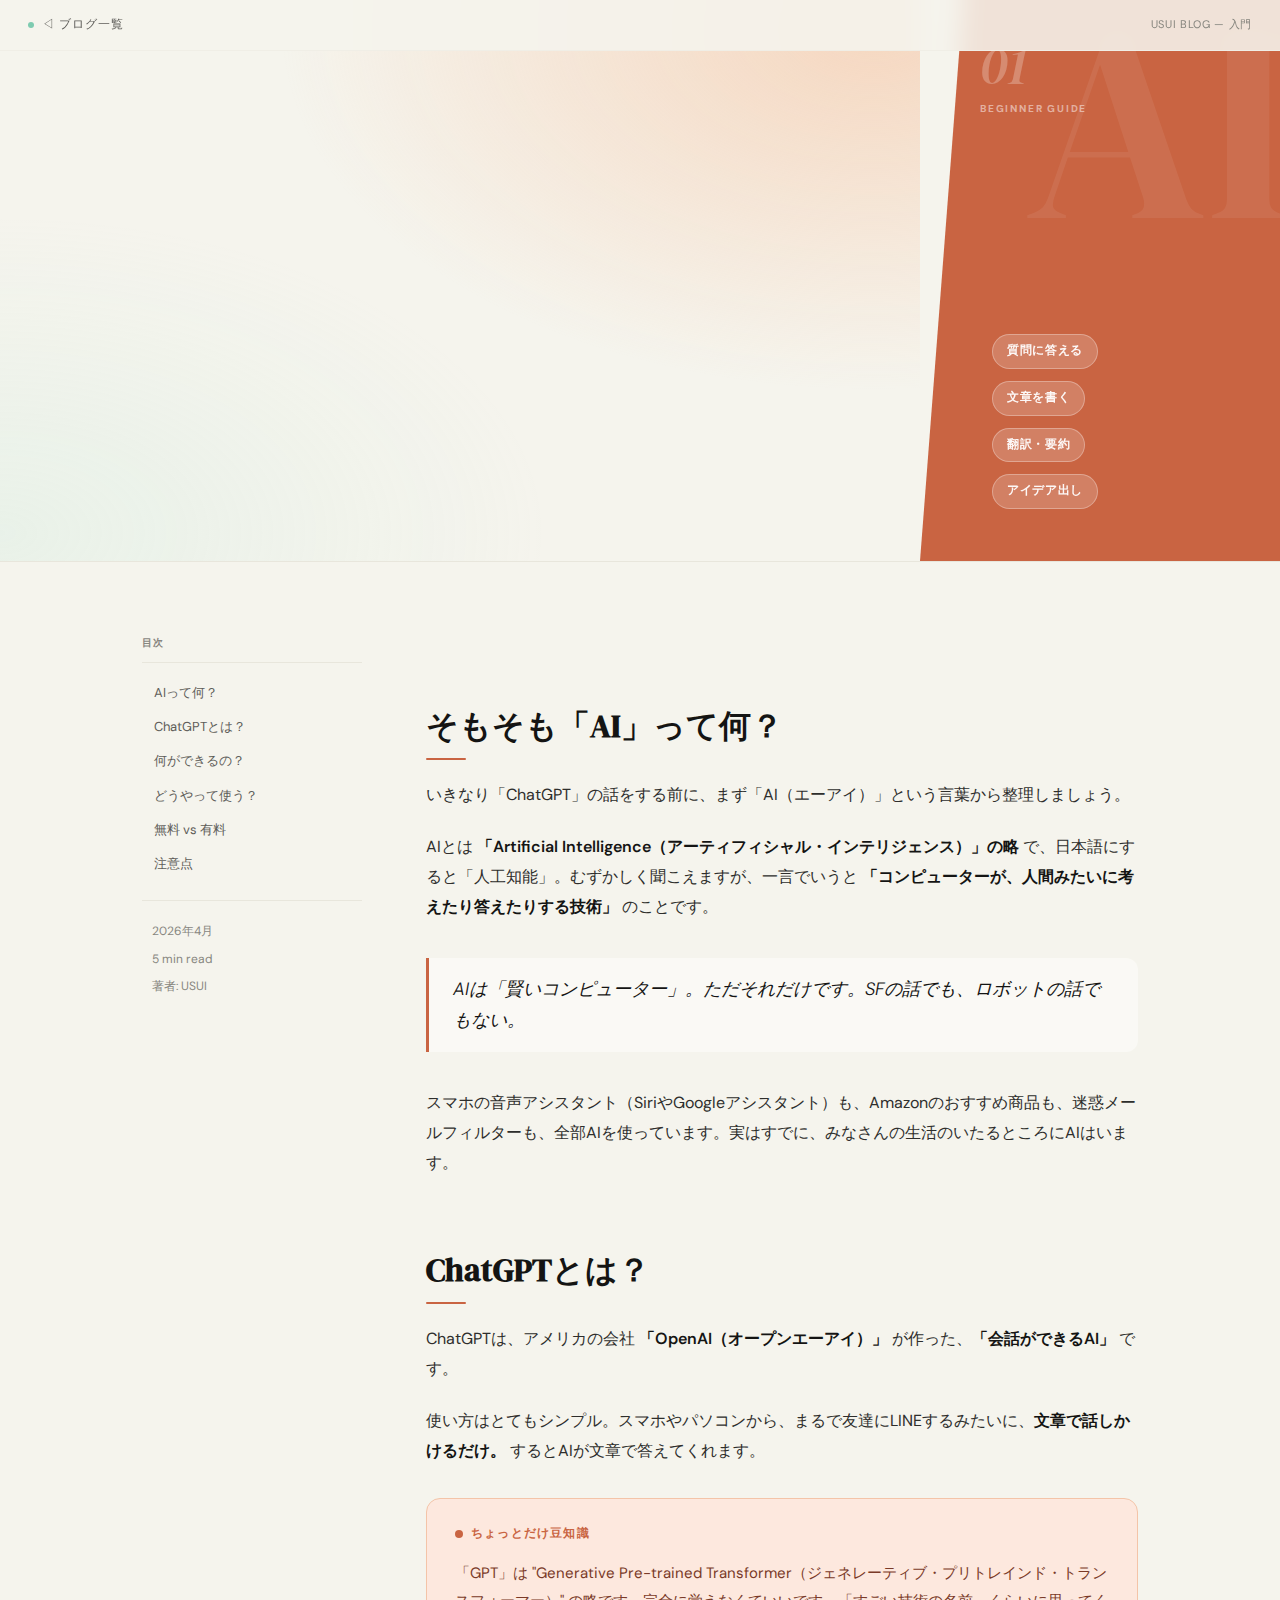
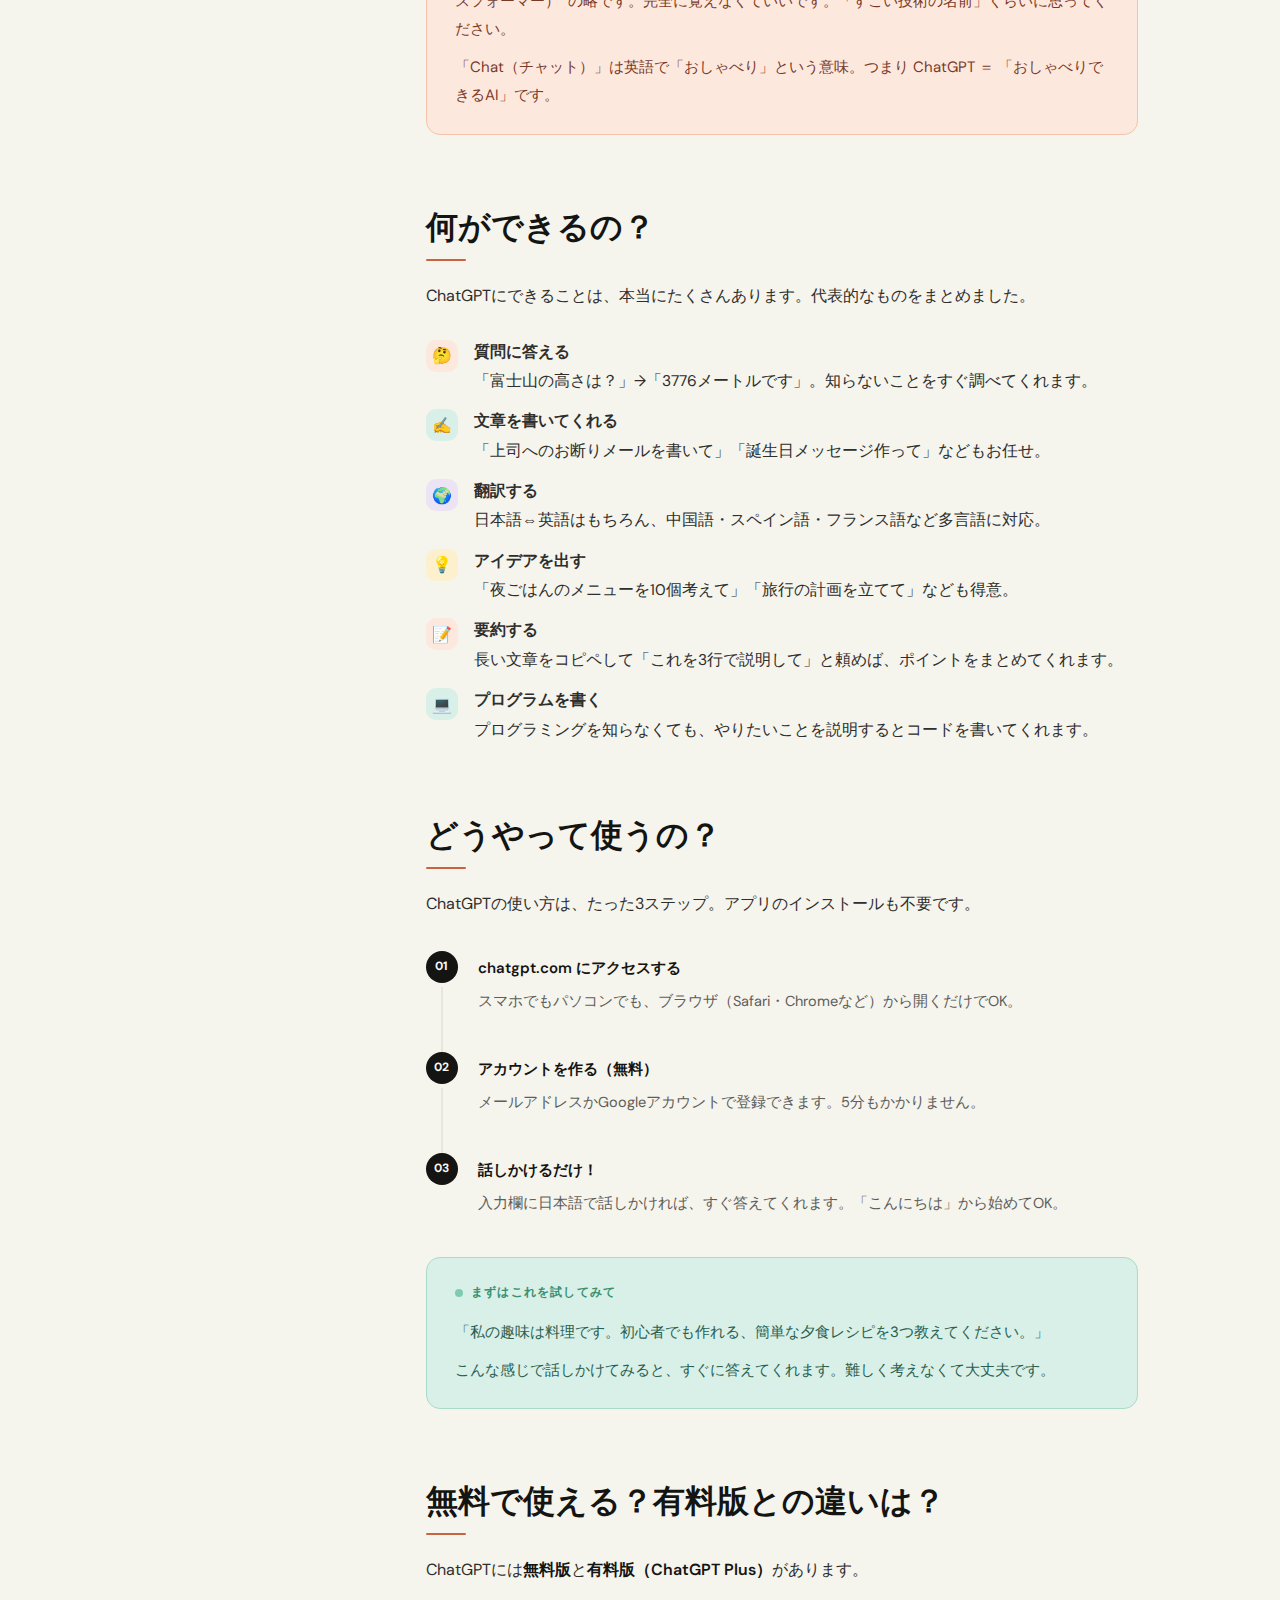
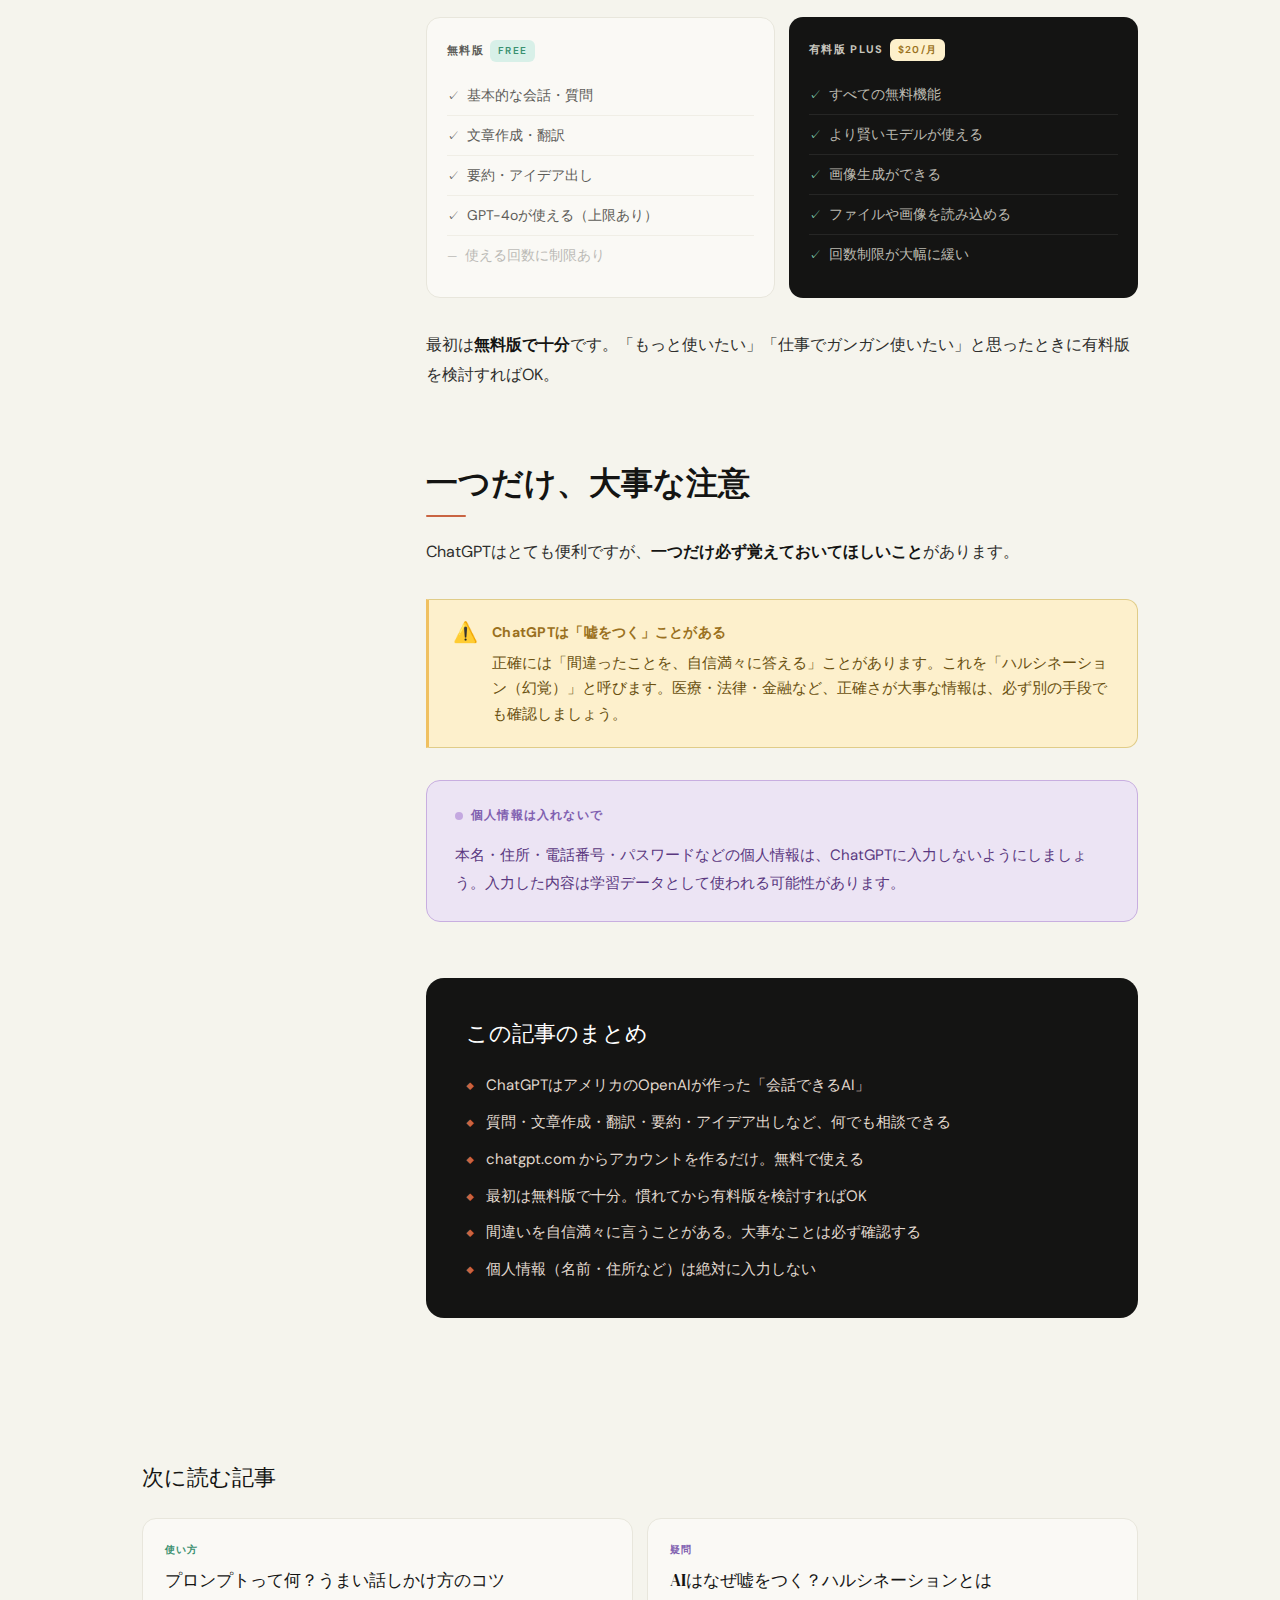
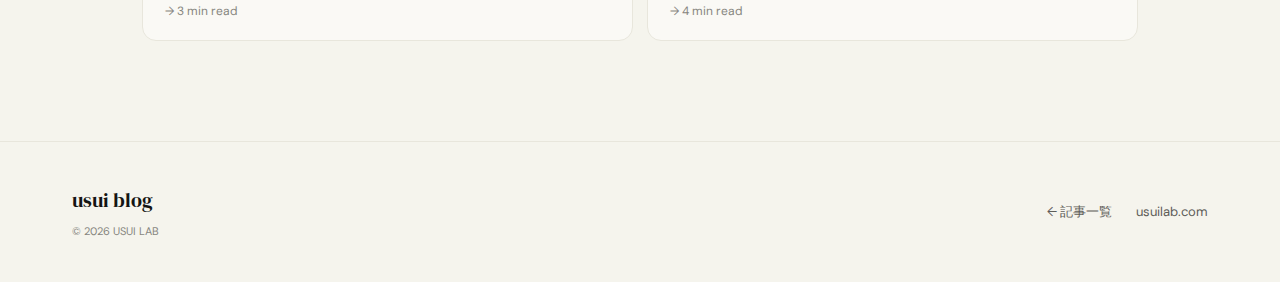
<file: usuiblog/chatgpt/index.html>
<!DOCTYPE html>
<html lang="ja">
<head>
  <meta charset="UTF-8">
  <meta name="viewport" content="width=device-width, initial-scale=1.0">
  <title>ChatGPTって何者？5分でわかる基本のキ — usui blog</title>
  <meta name="description" content="「ChatGPT」って名前は聞いたことあるけど、何ができるの？誰が作ったの？お金かかるの？むずかしい言葉なしで、ゆっくり説明します。">

  <!-- Canonical -->
  <link rel="canonical" href="https://usuilab.com/usuiblog/chatgpt/">

  <!-- OGP -->
  <meta property="og:type" content="article">
  <meta property="og:url" content="https://usuilab.com/usuiblog/chatgpt/">
  <meta property="og:title" content="ChatGPTって何者？5分でわかる基本のキ — うすいのAI備忘録">
  <meta property="og:description" content="「ChatGPT」って名前は聞いたことあるけど、何ができるの？誰が作ったの？お金かかるの？むずかしい言葉なしで、ゆっくり説明します。">
  <meta property="og:image" content="https://usuilab.com/assets/background.jpg">
  <meta property="og:site_name" content="うすいのAI備忘録">
  <meta property="og:locale" content="ja_JP">

  <!-- Twitter Card -->
  <meta name="twitter:card" content="summary_large_image">
  <meta name="twitter:site" content="@Usui_good">
  <meta name="twitter:creator" content="@Usui_good">
  <meta name="twitter:title" content="ChatGPTって何者？5分でわかる基本のキ — うすいのAI備忘録">
  <meta name="twitter:description" content="「ChatGPT」って名前は聞いたことあるけど、何ができるの？誰が作ったの？お金かかるの？むずかしい言葉なしで、ゆっくり説明します。">
  <meta name="twitter:image" content="https://usuilab.com/assets/background.jpg">

  <link rel="preconnect" href="https://fonts.googleapis.com">
  <link rel="preconnect" href="https://fonts.gstatic.com" crossorigin>
  <link href="https://fonts.googleapis.com/css2?family=DM+Serif+Display:ital@0;1&family=DM+Sans:ital,opsz,wght@0,9..40,300;0,9..40,400;0,9..40,500;0,9..40,600;1,9..40,300&display=swap" rel="stylesheet">

  <style>
    /* ─── Design Tokens ──────────────────────── */
    :root {
      --bg:        #f5f4ed;
      --ivory:     #faf9f5;
      --ink:       #141413;
      --terra:     #c96442;
      --coral:     #f4845f;
      --coral-bg:  #fde8de;
      --coral-bd:  #f4c4a8;
      --mint:      #7ecbb0;
      --mint-bg:   #d8f0e8;
      --mint-tx:   #3a9070;
      --lav-bg:    #ece4f4;
      --lav-tx:    #8060b0;
      --gold-bg:   #fdf0cc;
      --gold-tx:   #9a7020;
      --stone:     #5e5d59;
      --muted:     #87867f;
      --border:    #e8e6dc;
      --border-lt: #f0eee6;
    }

    /* ─── Reset ──────────────────────────────── */
    *, *::before, *::after { margin: 0; padding: 0; box-sizing: border-box; }
    html { scroll-behavior: smooth; overflow-x: hidden; }
    body {
      background: var(--bg);
      color: var(--ink);
      font-family: 'DM Sans', sans-serif;
      min-height: 100vh;
      overflow-x: hidden;
      line-height: 1.8;
    }

    /* ─── Fixed Nav ───────────────────────────── */
    .nav {
      position: fixed;
      top: 0; left: 0; right: 0;
      z-index: 100;
      display: flex;
      align-items: center;
      justify-content: space-between;
      padding: 14px 28px;
      background: rgba(245,244,237,.88);
      backdrop-filter: blur(12px);
      -webkit-backdrop-filter: blur(12px);
      border-bottom: 1px solid var(--border-lt);
    }
    .nav-back {
      display: inline-flex;
      align-items: center;
      gap: 8px;
      text-decoration: none;
      font-size: 12px;
      font-weight: 500;
      color: var(--stone);
      letter-spacing: .08em;
      text-transform: uppercase;
      transition: color .2s;
    }
    .nav-back:hover { color: var(--terra); }
    .nav-back-dot {
      width: 6px; height: 6px;
      background: var(--mint);
      border-radius: 50%;
      animation: blink 1.8s ease-in-out infinite;
    }
    @keyframes blink { 0%,100%{opacity:1} 50%{opacity:.2} }
    .nav-label {
      font-size: 11px;
      color: var(--muted);
      font-weight: 400;
      letter-spacing: .06em;
    }

    /* ─── Article Header ─────────────────────── */
    .article-header {
      padding: 120px 28px 64px;
      max-width: 760px;
      margin: 0 auto;
      text-align: center;
      position: relative;
    }
    .article-header::before {
      content: '';
      position: absolute;
      top: 0; left: 50%; transform: translateX(-50%);
      width: 120%; height: 100%;
      background:
        radial-gradient(ellipse at 70% 30%, rgba(246,200,168,.55) 0%, transparent 50%),
        radial-gradient(ellipse at 20% 70%, rgba(184,232,216,.22) 0%, transparent 45%);
      pointer-events: none;
      z-index: -1;
    }
    .article-tag {
      display: inline-block;
      background: var(--coral-bg);
      color: var(--terra);
      border: 1px solid var(--coral-bd);
      padding: 5px 16px;
      border-radius: 16px;
      font-size: 11px;
      font-weight: 600;
      letter-spacing: .1em;
      text-transform: uppercase;
      margin-bottom: 28px;
      opacity: 0;
      animation: fade-up .5s ease forwards .1s;
    }
    @keyframes fade-up {
      from { opacity: 0; transform: translateY(16px); }
      to   { opacity: 1; transform: translateY(0); }
    }
    .article-title {
      font-family: 'DM Serif Display', serif;
      font-size: clamp(32px, 6vw, 58px);
      line-height: 1.12;
      color: var(--ink);
      margin-bottom: 24px;
      opacity: 0;
      animation: fade-up .7s cubic-bezier(.16,1,.3,1) forwards .2s;
    }
    .article-title em {
      font-style: italic;
      color: var(--terra);
    }
    .article-lead {
      font-size: 17px;
      color: var(--stone);
      font-weight: 300;
      line-height: 1.8;
      max-width: 540px;
      margin: 0 auto 36px;
      opacity: 0;
      animation: fade-up .6s ease forwards .35s;
    }
    .article-meta {
      display: flex;
      align-items: center;
      justify-content: center;
      gap: 20px;
      font-size: 12px;
      color: var(--muted);
      letter-spacing: .05em;
      opacity: 0;
      animation: fade-up .5s ease forwards .5s;
    }
    .meta-sep { color: var(--border); }

    /* ─── Divider ─────────────────────────────── */
    .divider {
      max-width: 760px;
      margin: 0 auto;
      padding: 0 28px;
      height: 1px;
      background: var(--border);
    }

    /* ─── Article Body ───────────────────────── */
    .article-body {
      max-width: 680px;
      margin: 0 auto;
      padding: 64px 28px 120px;
    }

    /* Section heading */
    .article-body h2 {
      font-family: 'DM Serif Display', serif;
      font-size: clamp(24px, 3.5vw, 32px);
      color: var(--ink);
      margin-top: 72px;
      margin-bottom: 20px;
      line-height: 1.25;
      position: relative;
      padding-bottom: 14px;
    }
    .article-body h2::after {
      content: '';
      position: absolute;
      left: 0; bottom: 0;
      width: 40px; height: 2px;
      background: var(--terra);
      border-radius: 2px;
    }
    .article-body h2:first-child { margin-top: 0; }

    /* Sub heading */
    .article-body h3 {
      font-family: 'DM Sans', sans-serif;
      font-size: 17px;
      font-weight: 600;
      color: var(--ink);
      margin-top: 40px;
      margin-bottom: 12px;
    }

    /* Paragraph */
    .article-body p {
      font-size: 16px;
      line-height: 1.88;
      color: #2e2e2c;
      margin-bottom: 22px;
      font-weight: 400;
    }
    .article-body p strong {
      color: var(--ink);
      font-weight: 600;
    }

    /* Big quote / highlight sentence */
    .pull-quote {
      border-left: 3px solid var(--terra);
      padding: 16px 24px;
      margin: 36px 0;
      background: var(--ivory);
      border-radius: 0 12px 12px 0;
    }
    .pull-quote p {
      font-size: 18px;
      font-style: italic;
      color: var(--ink);
      font-weight: 300;
      margin: 0;
      line-height: 1.7;
    }

    /* Info box */
    .box {
      border-radius: 14px;
      padding: 24px 28px;
      margin: 32px 0;
    }
    .box-title {
      font-size: 12px;
      font-weight: 700;
      letter-spacing: .1em;
      text-transform: uppercase;
      margin-bottom: 14px;
      display: flex;
      align-items: center;
      gap: 8px;
    }
    .box-title::before {
      content: '';
      display: inline-block;
      width: 8px; height: 8px;
      border-radius: 50%;
      flex-shrink: 0;
    }
    .box p { font-size: 15px; margin-bottom: 10px; }
    .box p:last-child { margin-bottom: 0; }

    .box-coral {
      background: var(--coral-bg);
      border: 1px solid var(--coral-bd);
    }
    .box-coral .box-title { color: var(--terra); }
    .box-coral .box-title::before { background: var(--terra); }
    .box-coral p { color: #7a3a28; }

    .box-mint {
      background: var(--mint-bg);
      border: 1px solid #a8dcc8;
    }
    .box-mint .box-title { color: var(--mint-tx); }
    .box-mint .box-title::before { background: var(--mint); }
    .box-mint p { color: #2a6050; }

    .box-lav {
      background: var(--lav-bg);
      border: 1px solid #c8aee0;
    }
    .box-lav .box-title { color: var(--lav-tx); }
    .box-lav .box-title::before { background: #c4a8e0; }
    .box-lav p { color: #5a3880; }

    .box-gold {
      background: var(--gold-bg);
      border: 1px solid #e0cc88;
    }
    .box-gold .box-title { color: var(--gold-tx); }
    .box-gold .box-title::before { background: #f0c060; }
    .box-gold p { color: #6a5010; }

    /* Feature list */
    .feature-list {
      list-style: none;
      display: flex;
      flex-direction: column;
      gap: 14px;
      margin: 28px 0;
    }
    .feature-list li {
      display: flex;
      gap: 16px;
      align-items: flex-start;
      font-size: 15.5px;
      line-height: 1.7;
      color: #2e2e2c;
    }
    .feature-icon {
      width: 32px; height: 32px;
      border-radius: 10px;
      display: flex;
      align-items: center;
      justify-content: center;
      font-size: 16px;
      flex-shrink: 0;
      margin-top: 1px;
    }
    .fi-coral { background: var(--coral-bg); }
    .fi-mint  { background: var(--mint-bg); }
    .fi-lav   { background: var(--lav-bg); }
    .fi-gold  { background: var(--gold-bg); }

    /* Step flow */
    .steps {
      display: flex;
      flex-direction: column;
      gap: 0;
      margin: 32px 0;
    }
    .step {
      display: flex;
      gap: 20px;
      position: relative;
    }
    .step:not(:last-child)::before {
      content: '';
      position: absolute;
      left: 15px; top: 36px;
      width: 2px;
      height: calc(100% - 4px);
      background: var(--border);
    }
    .step-num {
      width: 32px; height: 32px;
      border-radius: 50%;
      background: var(--ink);
      color: var(--ivory);
      font-size: 12px;
      font-weight: 700;
      display: flex;
      align-items: center;
      justify-content: center;
      flex-shrink: 0;
      letter-spacing: .04em;
      z-index: 1;
    }
    .step-body {
      padding: 4px 0 36px;
      flex: 1;
    }
    .step-body strong {
      display: block;
      font-size: 15px;
      font-weight: 600;
      color: var(--ink);
      margin-bottom: 5px;
    }
    .step-body span {
      font-size: 14.5px;
      color: var(--stone);
      line-height: 1.7;
    }
    .step:last-child .step-body { padding-bottom: 8px; }

    /* Comparison table */
    .compare {
      display: grid;
      grid-template-columns: 1fr 1fr;
      gap: 14px;
      margin: 32px 0;
    }
    .compare-col {
      border-radius: 14px;
      padding: 22px 20px;
    }
    .compare-col-free {
      background: var(--ivory);
      border: 1px solid var(--border);
    }
    .compare-col-paid {
      background: var(--ink);
      color: var(--ivory);
    }
    .compare-label {
      font-size: 11px;
      font-weight: 700;
      letter-spacing: .12em;
      text-transform: uppercase;
      margin-bottom: 14px;
      display: flex;
      align-items: center;
      gap: 6px;
    }
    .compare-col-free .compare-label { color: var(--stone); }
    .compare-col-paid .compare-label { color: #c8c6be; }
    .compare-badge {
      font-size: 10px;
      padding: 2px 8px;
      border-radius: 6px;
      font-weight: 600;
    }
    .compare-col-free .compare-badge { background: var(--mint-bg); color: var(--mint-tx); }
    .compare-col-paid .compare-badge { background: var(--gold-bg); color: var(--gold-tx); }
    .compare-item {
      font-size: 14px;
      padding: 9px 0;
      border-bottom: 1px solid;
      display: flex;
      align-items: center;
      gap: 8px;
      line-height: 1.5;
    }
    .compare-col-free .compare-item { border-color: var(--border-lt); color: var(--stone); }
    .compare-col-paid .compare-item { border-color: rgba(255,255,255,.08); color: #bbb9b0; }
    .compare-item:last-child { border-bottom: none; }
    .check { font-size: 12px; flex-shrink: 0; }

    /* Warning box */
    .warn {
      background: var(--gold-bg);
      border: 1px solid #e0cc88;
      border-left: 3px solid #f0c060;
      border-radius: 0 12px 12px 0;
      padding: 20px 24px;
      margin: 32px 0;
      display: flex;
      gap: 14px;
      align-items: flex-start;
    }
    .warn-icon {
      font-size: 20px;
      line-height: 1;
      flex-shrink: 0;
      margin-top: 2px;
    }
    .warn-body strong {
      display: block;
      font-size: 14px;
      font-weight: 700;
      color: var(--gold-tx);
      margin-bottom: 6px;
      letter-spacing: .02em;
    }
    .warn-body p {
      font-size: 14.5px;
      color: #6a5010;
      margin: 0;
      line-height: 1.75;
    }

    /* Summary box */
    .summary {
      background: var(--ink);
      color: var(--ivory);
      border-radius: 18px;
      padding: 36px 40px;
      margin: 56px 0 0;
    }
    .summary-title {
      font-family: 'DM Serif Display', serif;
      font-size: 22px;
      margin-bottom: 20px;
      color: #fff;
    }
    .summary-list {
      list-style: none;
      display: flex;
      flex-direction: column;
      gap: 12px;
    }
    .summary-list li {
      font-size: 15px;
      color: #e0d8ce;
      display: flex;
      gap: 12px;
      align-items: flex-start;
      line-height: 1.65;
    }
    .summary-list li::before {
      content: '◆';
      font-size: 8px;
      color: var(--terra);
      flex-shrink: 0;
      margin-top: 7px;
    }

    /* Next articles */
    .next-section {
      max-width: 680px;
      margin: 0 auto;
      padding: 0 28px 100px;
    }
    .next-title {
      font-family: 'DM Serif Display', serif;
      font-size: 22px;
      margin-bottom: 20px;
      color: var(--ink);
    }
    .next-cards {
      display: grid;
      grid-template-columns: 1fr 1fr;
      gap: 14px;
    }
    .next-card {
      background: var(--ivory);
      border: 1px solid var(--border);
      border-radius: 14px;
      padding: 22px 22px 18px;
      text-decoration: none;
      display: block;
      transition: transform .25s cubic-bezier(.34,1.56,.64,1), box-shadow .25s;
    }
    .next-card:hover {
      transform: translateY(-5px);
      box-shadow: 0 16px 48px rgba(0,0,0,.08);
    }
    .next-card-tag {
      font-size: 10px;
      font-weight: 700;
      letter-spacing: .09em;
      text-transform: uppercase;
      margin-bottom: 10px;
      display: block;
    }
    .next-card-title {
      font-family: 'DM Serif Display', serif;
      font-size: 17px;
      color: var(--ink);
      line-height: 1.3;
      margin-bottom: 10px;
    }
    .next-card-arrow {
      font-size: 12px;
      color: var(--muted);
    }

    /* Footer */
    .footer {
      border-top: 1px solid var(--border);
      padding: 40px 28px;
      max-width: 760px;
      margin: 0 auto;
      display: flex;
      align-items: center;
      justify-content: space-between;
    }
    .footer-brand {
      font-family: 'DM Serif Display', serif;
      font-size: 20px;
      color: var(--ink);
    }
    .footer-copy {
      font-size: 11px;
      color: var(--muted);
      margin-top: 4px;
    }
    .footer-links {
      display: flex;
      gap: 24px;
    }
    .footer-link {
      font-size: 13px;
      color: var(--stone);
      text-decoration: none;
      transition: color .2s;
    }
    .footer-link:hover { color: var(--ink); }

    /* ─── Sidebar (hidden mobile) ────────────── */
    .sidebar { display: none; }

    /* ─── Desktop Layout ─────────────────────── */
    @media (min-width: 900px) {

      /* Header: full-width split */
      .article-header {
        max-width: none;
        padding: 0;
        text-align: left;
        display: grid;
        grid-template-columns: 1fr 360px;
        min-height: 500px;
        margin: 0;
      }
      .article-header::before { display: none; }

      .header-left {
        padding: 130px 72px 80px;
        background:
          radial-gradient(ellipse at 95% 5%, rgba(246,200,168,.65) 0%, transparent 48%),
          radial-gradient(ellipse at 0% 95%, rgba(184,232,216,.2) 0%, transparent 42%),
          var(--bg);
        display: flex;
        flex-direction: column;
        justify-content: center;
      }
      .header-right {
        background: var(--terra);
        position: relative;
        overflow: hidden;
        clip-path: polygon(12% 0, 100% 0, 100% 100%, 0 100%);
        display: flex;
        flex-direction: column;
        justify-content: flex-end;
        padding: 48px 52px 52px 72px;
        gap: 12px;
      }
      /* Big ghost text in right panel */
      .header-right::before {
        content: 'AI';
        position: absolute;
        top: -20px; right: -10px;
        font-family: 'DM Serif Display', serif;
        font-size: 280px;
        font-weight: 400;
        color: rgba(255,255,255,.07);
        line-height: 1;
        pointer-events: none;
        user-select: none;
      }
      .hr-badge {
        display: inline-flex;
        align-items: center;
        gap: 6px;
        background: rgba(255,255,255,.18);
        border: 1px solid rgba(255,255,255,.3);
        border-radius: 20px;
        padding: 6px 14px;
        font-size: 11.5px;
        font-weight: 600;
        color: rgba(255,255,255,.95);
        letter-spacing: .06em;
        backdrop-filter: blur(4px);
        width: fit-content;
      }
      .hr-no {
        font-family: 'DM Serif Display', serif;
        font-size: 52px;
        color: rgba(255,255,255,.25);
        line-height: 1;
        position: absolute;
        top: 40px; left: 60px;
        font-style: italic;
      }
      .hr-label {
        font-size: 10px;
        font-weight: 700;
        letter-spacing: .18em;
        text-transform: uppercase;
        color: rgba(255,255,255,.5);
        position: absolute;
        top: 100px; left: 60px;
      }

      .article-tag {
        margin-bottom: 20px;
        align-self: flex-start;
      }
      .article-lead {
        max-width: 520px;
        margin: 0 0 32px;
      }
      .article-meta { justify-content: flex-start; }

      /* Divider */
      .divider { max-width: none; padding: 0 72px; }

      /* Page wrap: sidebar + content */
      .page-wrap {
        display: grid;
        grid-template-columns: 220px 1fr;
        gap: 64px;
        max-width: 1140px;
        margin: 0 auto;
        padding: 72px 72px 0;
        align-items: start;
      }

      /* Sidebar */
      .sidebar {
        display: block;
        position: sticky;
        top: 80px;
      }
      .toc-label {
        font-size: 10px;
        font-weight: 700;
        letter-spacing: .14em;
        text-transform: uppercase;
        color: var(--muted);
        margin-bottom: 14px;
        padding-bottom: 10px;
        border-bottom: 1px solid var(--border);
      }
      .toc-nav {
        display: flex;
        flex-direction: column;
        gap: 2px;
      }
      .toc-link {
        display: block;
        font-size: 13px;
        color: var(--stone);
        text-decoration: none;
        padding: 7px 10px;
        border-radius: 7px;
        line-height: 1.4;
        transition: background .15s, color .15s;
        border-left: 2px solid transparent;
      }
      .toc-link:hover,
      .toc-link.active {
        background: var(--ivory);
        color: var(--ink);
        border-left-color: var(--terra);
      }
      .sidebar-divider {
        height: 1px;
        background: var(--border);
        margin: 20px 0;
      }
      .sidebar-info {
        font-size: 12px;
        color: var(--muted);
        display: flex;
        flex-direction: column;
        gap: 6px;
        padding-left: 10px;
      }

      /* Article body */
      .article-body {
        max-width: none;
        margin: 0;
        padding: 0 0 100px;
      }

      /* Next section + footer wider */
      .next-section {
        max-width: 1140px;
        padding: 40px 72px 100px;
      }
      .next-cards { grid-template-columns: repeat(2, 1fr); }
      .footer {
        max-width: none;
        padding: 40px 72px;
        border-top: 1px solid var(--border);
      }
    }

    /* ─── Mobile ──────────────────────────────── */
    @media (max-width: 640px) {
      .nav { padding: 12px 18px; }
      .article-header { padding: 90px 20px 48px; }
      .article-body { padding: 48px 20px 80px; }
      .compare { grid-template-columns: 1fr; }
      .next-cards { grid-template-columns: 1fr; }
      .next-section { padding: 0 20px 80px; }
      .summary { padding: 28px 24px; }
      .footer { padding: 32px 20px; flex-direction: column; gap: 20px; align-items: flex-start; }
    }
  </style>
  <script type="application/ld+json">
{
  "@context": "https://schema.org",
  "@type": "Article",
  "headline": "ChatGPTって何者？5分でわかる基本のキ",
  "description": "「ChatGPT」って名前は聞いたことあるけど、何ができるの？誰が作ったの？お金かかるの？むずかしい言葉なしで、ゆっくり説明します。",
  "url": "https://usuilab.com/usuiblog/chatgpt/",
  "datePublished": "2026-04-01",
  "dateModified": "2026-04-10",
  "author": { "@type": "Person", "name": "うすい", "url": "https://x.com/Usui_good" },
  "publisher": { "@type": "Organization", "name": "うすいのAI備忘録", "url": "https://usuilab.com/usuiblog/" },
  "image": "https://usuilab.com/assets/background.jpg",
  "inLanguage": "ja"
}
</script>
<script async src="https://pagead2.googlesyndication.com/pagead/js/adsbygoogle.js?client=ca-pub-6308685522301286" crossorigin="anonymous"></script>
</head>
<body>

  <!-- Nav -->
  <nav class="nav">
    <a href="../" class="nav-back">
      <span class="nav-back-dot"></span>
      ◁ ブログ一覧
    </a>
    <span class="nav-label">USUI BLOG — 入門</span>
  </nav>

  <!-- Article Header -->
  <header class="article-header">
    <!-- Left: text content -->
    <div class="header-left">
      <span class="article-tag">入門</span>
      <h1 class="article-title">
        ChatGPTって<em>何者？</em><br>
        5分でわかる基本のキ
      </h1>
      <p class="article-lead">
        聞いたことあるけど、実際何ができるの？<br>
        誰が作ったの？お金かかるの？<br>
        むずかしい言葉なしで、ゆっくり説明します。
      </p>
      <div class="article-meta">
        <span>2026年4月</span>
        <span class="meta-sep">|</span>
        <span>5 min read</span>
        <span class="meta-sep">|</span>
        <span>USUI</span>
      </div>
    </div>
    <!-- Right: decorative panel (desktop only) -->
    <div class="header-right">
      <div class="hr-no">01</div>
      <div class="hr-label">BEGINNER GUIDE</div>
      <div class="hr-badge">質問に答える</div>
      <div class="hr-badge">文章を書く</div>
      <div class="hr-badge">翻訳・要約</div>
      <div class="hr-badge">アイデア出し</div>
    </div>
  </header>

  <div class="divider"></div>

  <!-- Page Wrap: sidebar + article body -->
  <div class="page-wrap">

  <!-- Sidebar TOC (desktop only) -->
  <aside class="sidebar">
    <div class="toc-label">目次</div>
    <nav class="toc-nav">
      <a href="#s1" class="toc-link">AIって何？</a>
      <a href="#s2" class="toc-link">ChatGPTとは？</a>
      <a href="#s3" class="toc-link">何ができるの？</a>
      <a href="#s4" class="toc-link">どうやって使う？</a>
      <a href="#s5" class="toc-link">無料 vs 有料</a>
      <a href="#s6" class="toc-link">注意点</a>
    </nav>
    <div class="sidebar-divider"></div>
    <div class="sidebar-info">
      <span>2026年4月</span>
      <span>5 min read</span>
      <span>著者: USUI</span>
    </div>
  </aside>

  <!-- Article Body -->
  <main class="article-body">

    <ins class="adsbygoogle"
         style="display:block; margin: 32px 0;"
         data-ad-client="ca-pub-6308685522301286"
         data-ad-slot="2443601635"
         data-ad-format="auto"
         data-full-width-responsive="true"></ins>
    <script>(adsbygoogle = window.adsbygoogle || []).push({});</script>

    <h2 id="s1">そもそも「AI」って何？</h2>
    <p>
      いきなり「ChatGPT」の話をする前に、まず「AI（エーアイ）」という言葉から整理しましょう。
    </p>
    <p>
      AIとは <strong>「Artificial Intelligence（アーティフィシャル・インテリジェンス）」の略</strong> で、日本語にすると「人工知能」。むずかしく聞こえますが、一言でいうと <strong>「コンピューターが、人間みたいに考えたり答えたりする技術」</strong> のことです。
    </p>

    <div class="pull-quote">
      <p>AIは「賢いコンピューター」。ただそれだけです。SFの話でも、ロボットの話でもない。</p>
    </div>

    <p>
      スマホの音声アシスタント（SiriやGoogleアシスタント）も、Amazonのおすすめ商品も、迷惑メールフィルターも、全部AIを使っています。実はすでに、みなさんの生活のいたるところにAIはいます。
    </p>

    <h2 id="s2">ChatGPTとは？</h2>
    <p>
      ChatGPTは、アメリカの会社 <strong>「OpenAI（オープンエーアイ）」</strong> が作った、<strong>「会話ができるAI」</strong> です。
    </p>
    <p>
      使い方はとてもシンプル。スマホやパソコンから、まるで友達にLINEするみたいに、<strong>文章で話しかけるだけ。</strong> するとAIが文章で答えてくれます。
    </p>

    <div class="box box-coral">
      <div class="box-title">ちょっとだけ豆知識</div>
      <p>「GPT」は "Generative Pre-trained Transformer（ジェネレーティブ・プリトレインド・トランスフォーマー）" の略です。完全に覚えなくていいです。「すごい技術の名前」くらいに思ってください。</p>
      <p>「Chat（チャット）」は英語で「おしゃべり」という意味。つまり ChatGPT ＝ 「おしゃべりできるAI」です。</p>
    </div>

    <h2 id="s3">何ができるの？</h2>
    <p>ChatGPTにできることは、本当にたくさんあります。代表的なものをまとめました。</p>

    <ul class="feature-list">
      <li>
        <div class="feature-icon fi-coral">🤔</div>
        <div>
          <strong style="display:block;font-weight:600;margin-bottom:3px;">質問に答える</strong>
          「富士山の高さは？」→「3776メートルです」。知らないことをすぐ調べてくれます。
        </div>
      </li>
      <li>
        <div class="feature-icon fi-mint">✍️</div>
        <div>
          <strong style="display:block;font-weight:600;margin-bottom:3px;">文章を書いてくれる</strong>
          「上司へのお断りメールを書いて」「誕生日メッセージ作って」などもお任せ。
        </div>
      </li>
      <li>
        <div class="feature-icon fi-lav">🌍</div>
        <div>
          <strong style="display:block;font-weight:600;margin-bottom:3px;">翻訳する</strong>
          日本語⇔英語はもちろん、中国語・スペイン語・フランス語など多言語に対応。
        </div>
      </li>
      <li>
        <div class="feature-icon fi-gold">💡</div>
        <div>
          <strong style="display:block;font-weight:600;margin-bottom:3px;">アイデアを出す</strong>
          「夜ごはんのメニューを10個考えて」「旅行の計画を立てて」なども得意。
        </div>
      </li>
      <li>
        <div class="feature-icon fi-coral">📝</div>
        <div>
          <strong style="display:block;font-weight:600;margin-bottom:3px;">要約する</strong>
          長い文章をコピペして「これを3行で説明して」と頼めば、ポイントをまとめてくれます。
        </div>
      </li>
      <li>
        <div class="feature-icon fi-mint">💻</div>
        <div>
          <strong style="display:block;font-weight:600;margin-bottom:3px;">プログラムを書く</strong>
          プログラミングを知らなくても、やりたいことを説明するとコードを書いてくれます。
        </div>
      </li>
    </ul>

    <h2 id="s4">どうやって使うの？</h2>
    <p>ChatGPTの使い方は、たった3ステップ。アプリのインストールも不要です。</p>

    <div class="steps">
      <div class="step">
        <div class="step-num">01</div>
        <div class="step-body">
          <strong>chatgpt.com にアクセスする</strong>
          <span>スマホでもパソコンでも、ブラウザ（Safari・Chromeなど）から開くだけでOK。</span>
        </div>
      </div>
      <div class="step">
        <div class="step-num">02</div>
        <div class="step-body">
          <strong>アカウントを作る（無料）</strong>
          <span>メールアドレスかGoogleアカウントで登録できます。5分もかかりません。</span>
        </div>
      </div>
      <div class="step">
        <div class="step-num">03</div>
        <div class="step-body">
          <strong>話しかけるだけ！</strong>
          <span>入力欄に日本語で話しかければ、すぐ答えてくれます。「こんにちは」から始めてOK。</span>
        </div>
      </div>
    </div>

    <div class="box box-mint">
      <div class="box-title">まずはこれを試してみて</div>
      <p>「私の趣味は料理です。初心者でも作れる、簡単な夕食レシピを3つ教えてください。」</p>
      <p>こんな感じで話しかけてみると、すぐに答えてくれます。難しく考えなくて大丈夫です。</p>
    </div>

    <h2 id="s5">無料で使える？有料版との違いは？</h2>
    <p>ChatGPTには<strong>無料版</strong>と<strong>有料版（ChatGPT Plus）</strong>があります。</p>

    <div class="compare">
      <div class="compare-col compare-col-free">
        <div class="compare-label">
          無料版
          <span class="compare-badge">FREE</span>
        </div>
        <div class="compare-item"><span class="check">✓</span> 基本的な会話・質問</div>
        <div class="compare-item"><span class="check">✓</span> 文章作成・翻訳</div>
        <div class="compare-item"><span class="check">✓</span> 要約・アイデア出し</div>
        <div class="compare-item"><span class="check">✓</span> GPT-4oが使える（上限あり）</div>
        <div class="compare-item" style="opacity:.4;"><span class="check">—</span> 使える回数に制限あり</div>
      </div>
      <div class="compare-col compare-col-paid">
        <div class="compare-label">
          有料版 Plus
          <span class="compare-badge">$20/月</span>
        </div>
        <div class="compare-item"><span class="check" style="color:#7ecbb0;">✓</span> すべての無料機能</div>
        <div class="compare-item"><span class="check" style="color:#7ecbb0;">✓</span> より賢いモデルが使える</div>
        <div class="compare-item"><span class="check" style="color:#7ecbb0;">✓</span> 画像生成ができる</div>
        <div class="compare-item"><span class="check" style="color:#7ecbb0;">✓</span> ファイルや画像を読み込める</div>
        <div class="compare-item"><span class="check" style="color:#7ecbb0;">✓</span> 回数制限が大幅に緩い</div>
      </div>
    </div>

    <p>
      最初は<strong>無料版で十分</strong>です。「もっと使いたい」「仕事でガンガン使いたい」と思ったときに有料版を検討すればOK。
    </p>

    <h2 id="s6">一つだけ、大事な注意</h2>
    <p>
      ChatGPTはとても便利ですが、<strong>一つだけ必ず覚えておいてほしいこと</strong>があります。
    </p>

    <div class="warn">
      <div class="warn-icon">⚠️</div>
      <div class="warn-body">
        <strong>ChatGPTは「嘘をつく」ことがある</strong>
        <p>正確には「間違ったことを、自信満々に答える」ことがあります。これを「ハルシネーション（幻覚）」と呼びます。医療・法律・金融など、正確さが大事な情報は、必ず別の手段でも確認しましょう。</p>
      </div>
    </div>

    <div class="box box-lav">
      <div class="box-title">個人情報は入れないで</div>
      <p>本名・住所・電話番号・パスワードなどの個人情報は、ChatGPTに入力しないようにしましょう。入力した内容は学習データとして使われる可能性があります。</p>
    </div>

    <!-- Summary -->
    <ins class="adsbygoogle"
         style="display:block; margin: 32px 0;"
         data-ad-client="ca-pub-6308685522301286"
         data-ad-slot="2443601635"
         data-ad-format="auto"
         data-full-width-responsive="true"></ins>
    <script>(adsbygoogle = window.adsbygoogle || []).push({});</script>

    <div class="summary">
      <div class="summary-title">この記事のまとめ</div>
      <ul class="summary-list">
        <li>ChatGPTはアメリカのOpenAIが作った「会話できるAI」</li>
        <li>質問・文章作成・翻訳・要約・アイデア出しなど、何でも相談できる</li>
        <li>chatgpt.com からアカウントを作るだけ。無料で使える</li>
        <li>最初は無料版で十分。慣れてから有料版を検討すればOK</li>
        <li>間違いを自信満々に言うことがある。大事なことは必ず確認する</li>
        <li>個人情報（名前・住所など）は絶対に入力しない</li>
      </ul>
    </div>

  </main>

  </div><!-- /.page-wrap -->

  <!-- Next Articles -->
  <section class="next-section">
    <div class="next-title">次に読む記事</div>
    <div class="next-cards">
      <a href="../prompt/" class="next-card">
        <span class="next-card-tag" style="color:var(--mint-tx);">使い方</span>
        <div class="next-card-title">プロンプトって何？うまい話しかけ方のコツ</div>
        <div class="next-card-arrow">→ 3 min read</div>
      </a>
      <a href="../hallucination/" class="next-card">
        <span class="next-card-tag" style="color:var(--lav-tx);">疑問</span>
        <div class="next-card-title">AIはなぜ嘘をつく？ハルシネーションとは</div>
        <div class="next-card-arrow">→ 4 min read</div>
      </a>
    </div>
  </section>

  <!-- Footer -->
  <footer class="footer">
    <div>
      <div class="footer-brand">usui blog</div>
      <div class="footer-copy">© 2026 USUI LAB</div>
    </div>
    <div class="footer-links">
      <a href="../" class="footer-link">← 記事一覧</a>
      <a href="https://usuilab.com" class="footer-link">usuilab.com</a>
    </div>
  </footer>

  <script>
    /* TOC active highlight on scroll */
    const sections = document.querySelectorAll('h2[id]');
    const tocLinks = document.querySelectorAll('.toc-link');
    if (sections.length && tocLinks.length) {
      const io = new IntersectionObserver(entries => {
        entries.forEach(e => {
          if (e.isIntersecting) {
            tocLinks.forEach(l => l.classList.remove('active'));
            const link = document.querySelector(`.toc-link[href="#${e.target.id}"]`);
            if (link) link.classList.add('active');
          }
        });
      }, { rootMargin: '-20% 0px -70% 0px' });
      sections.forEach(s => io.observe(s));
    }
  </script>

</body>
</html>
</file>
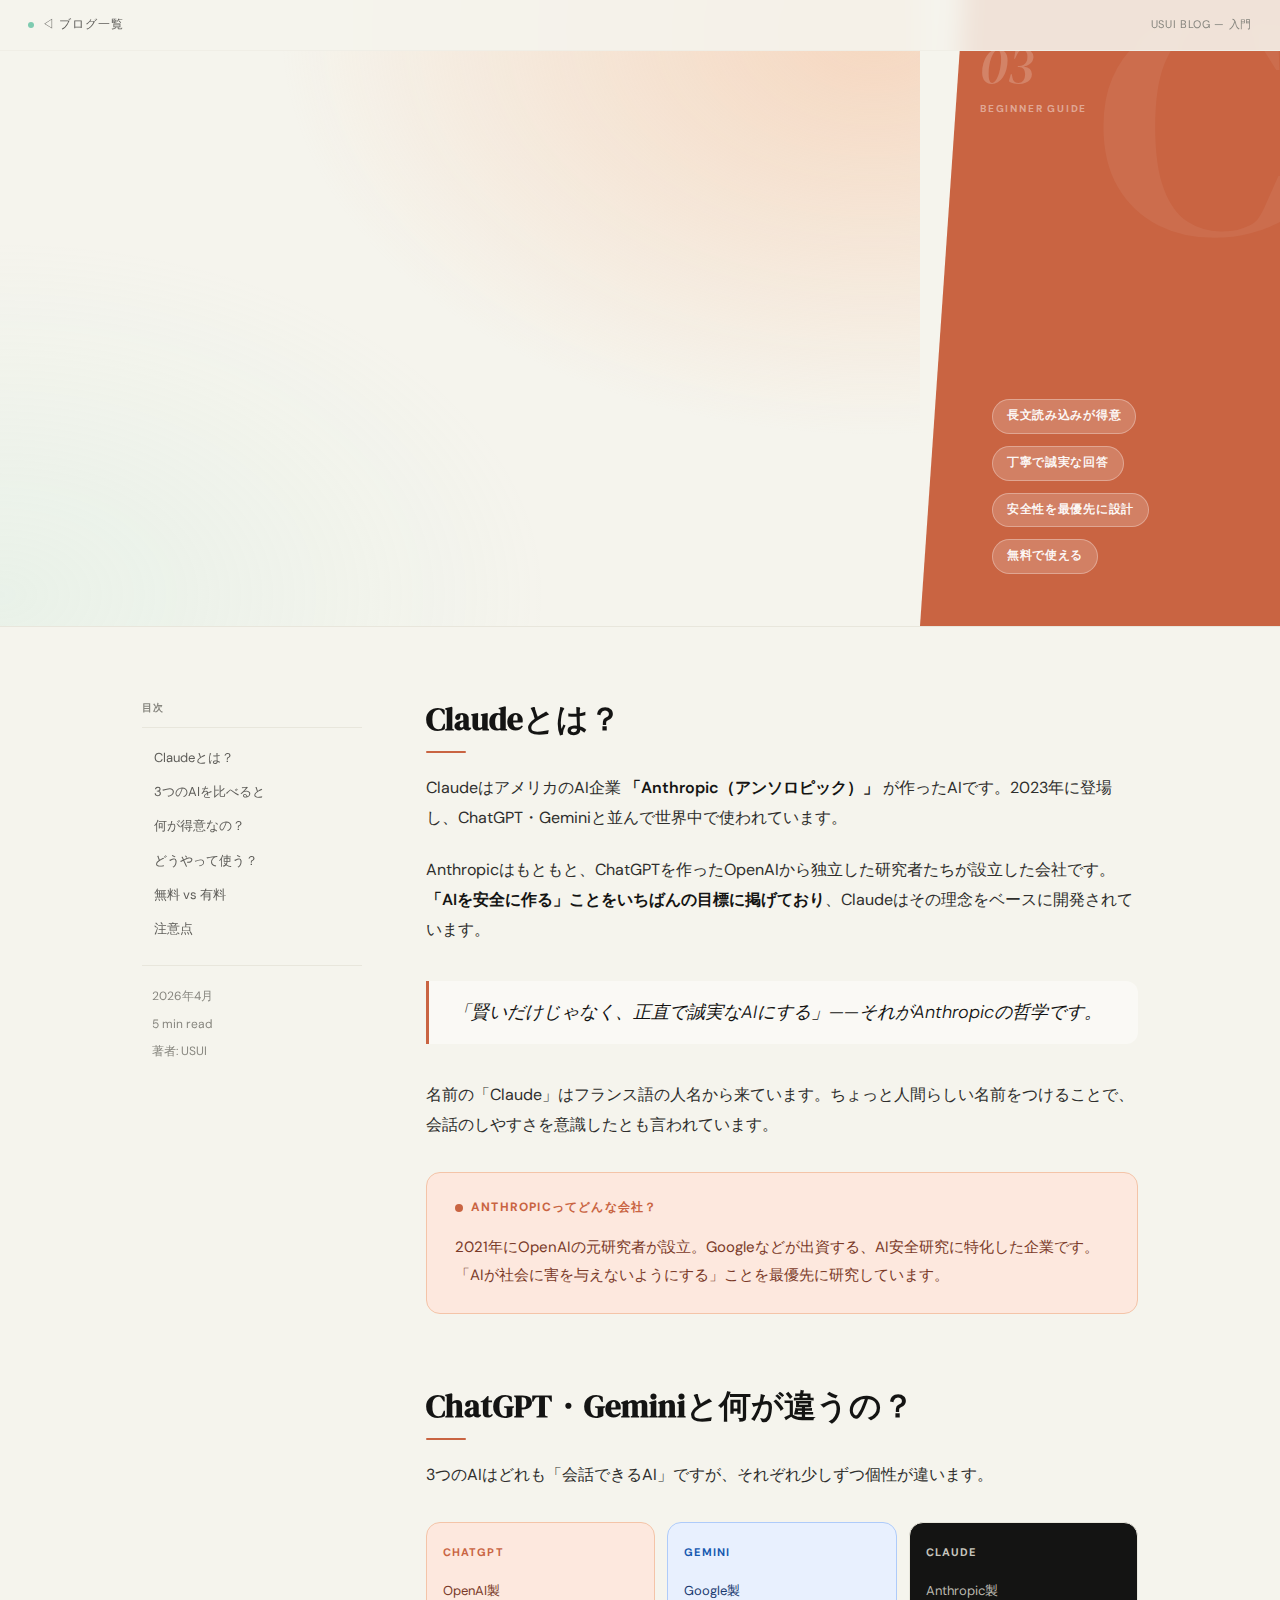
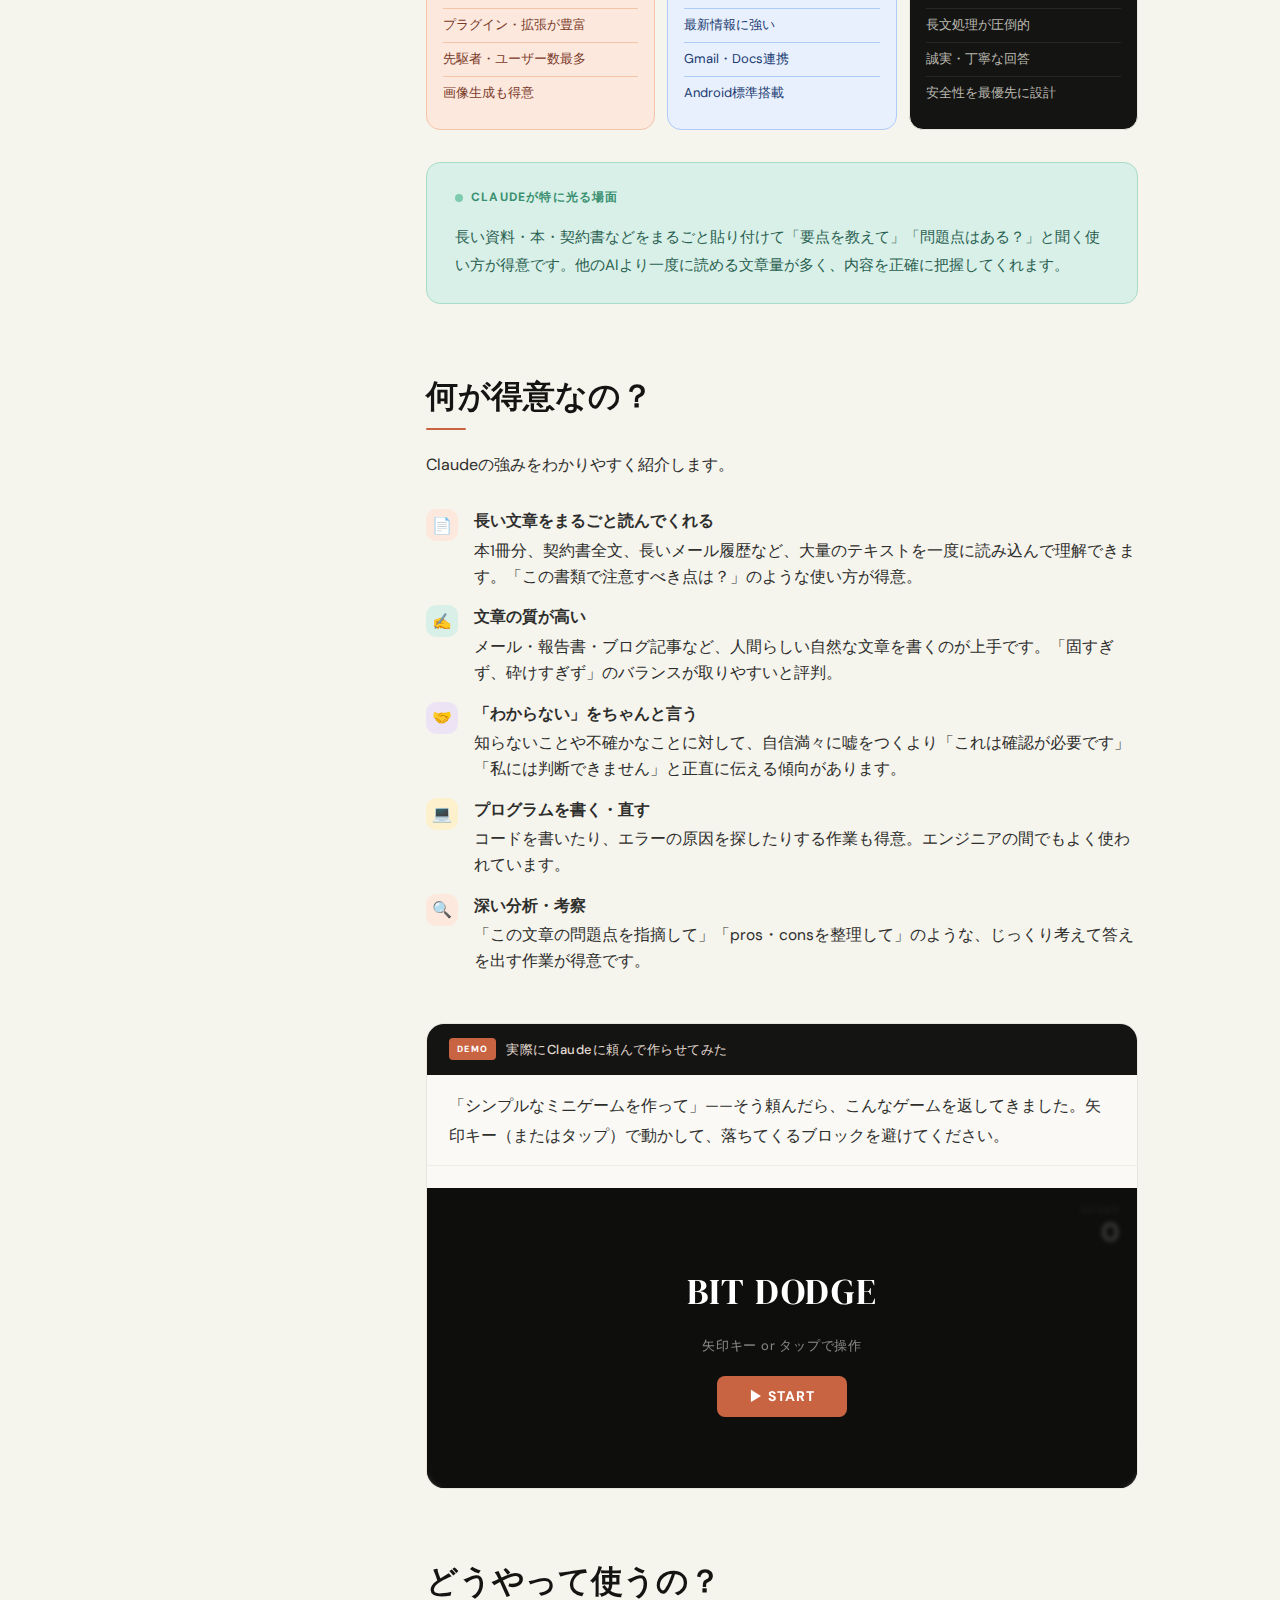
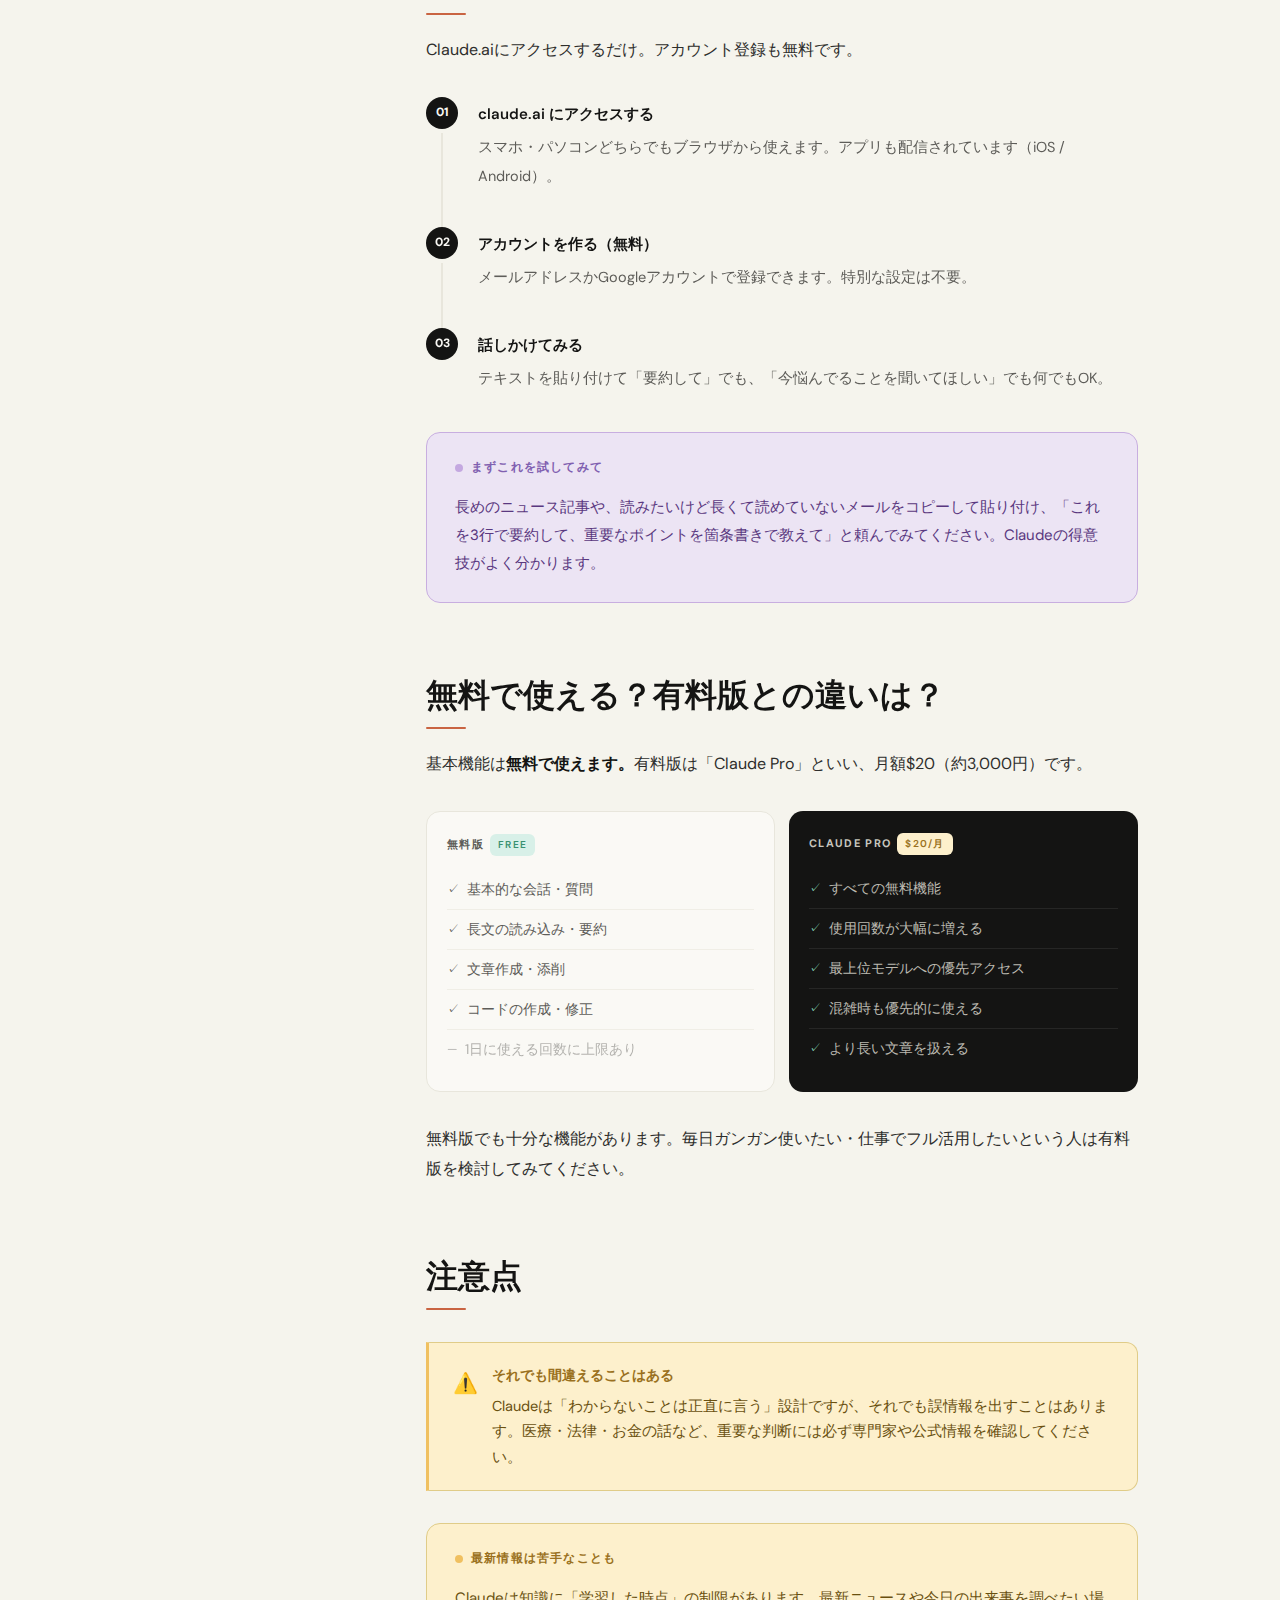
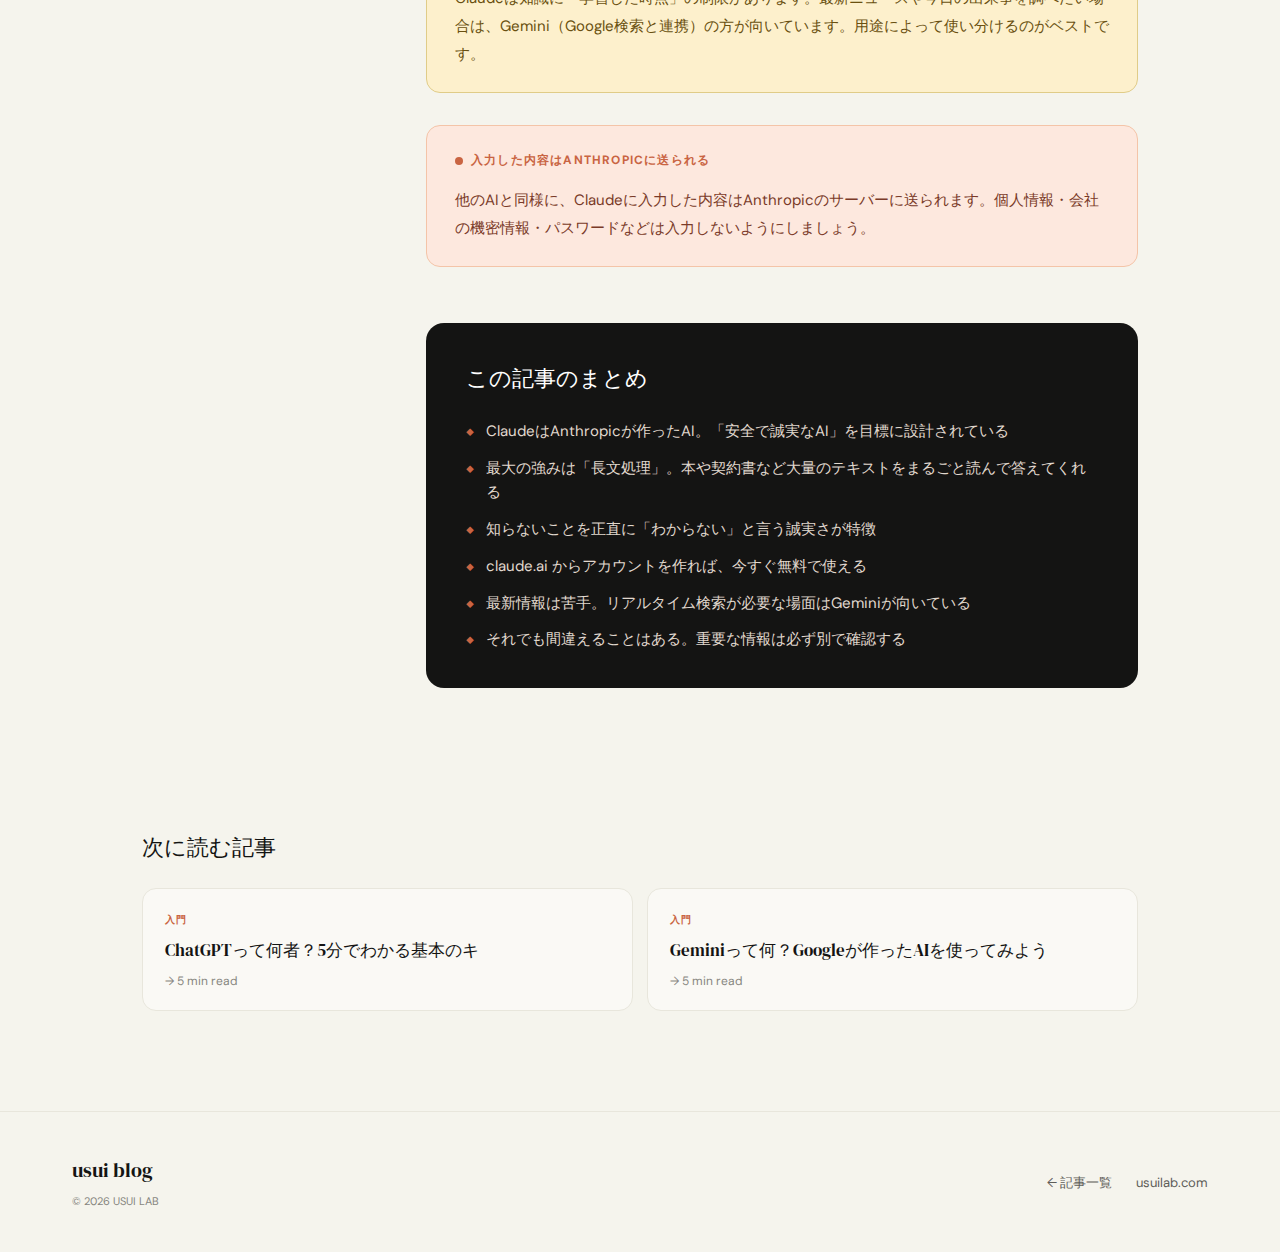
<file: usuiblog/claude/index.html>
<!DOCTYPE html>
<html lang="ja">
<head>
  <meta charset="UTF-8">
  <meta name="viewport" content="width=device-width, initial-scale=1.0">
  <title>Claudeって何？「安全なAI」を目指して作られた賢い話し相手 — usui blog</title>
  <meta name="description" content="ChatGPT・Geminiと並ぶ第3のAI「Claude」。長い文章を読むのが得意で、答えが丁寧。Anthropicが作ったAIを分かりやすく解説します。">
  <link rel="preconnect" href="https://fonts.googleapis.com">
  <link rel="preconnect" href="https://fonts.gstatic.com" crossorigin>
  <link href="https://fonts.googleapis.com/css2?family=DM+Serif+Display:ital@0;1&family=DM+Sans:ital,opsz,wght@0,9..40,300;0,9..40,400;0,9..40,500;0,9..40,600;1,9..40,300&display=swap" rel="stylesheet">

  <style>
    :root {
      --bg:        #f5f4ed;
      --ivory:     #faf9f5;
      --ink:       #141413;
      --terra:     #c96442;
      --coral:     #f4845f;
      --coral-bg:  #fde8de;
      --coral-bd:  #f4c4a8;
      --mint:      #7ecbb0;
      --mint-bg:   #d8f0e8;
      --mint-tx:   #3a9070;
      --lav-bg:    #ece4f4;
      --lav-tx:    #8060b0;
      --gold-bg:   #fdf0cc;
      --gold-tx:   #9a7020;
      --stone:     #5e5d59;
      --muted:     #87867f;
      --border:    #e8e6dc;
      --border-lt: #f0eee6;
    }

    *, *::before, *::after { margin: 0; padding: 0; box-sizing: border-box; }
    html { scroll-behavior: smooth; }
    body {
      background: var(--bg);
      color: var(--ink);
      font-family: 'DM Sans', sans-serif;
      min-height: 100vh;
      overflow-x: hidden;
      line-height: 1.8;
    }

    /* ─── Nav ─────────────────────────────────── */
    .nav {
      position: fixed;
      top: 0; left: 0; right: 0;
      z-index: 100;
      display: flex;
      align-items: center;
      justify-content: space-between;
      padding: 14px 28px;
      background: rgba(245,244,237,.88);
      backdrop-filter: blur(12px);
      -webkit-backdrop-filter: blur(12px);
      border-bottom: 1px solid var(--border-lt);
    }
    .nav-back {
      display: inline-flex;
      align-items: center;
      gap: 8px;
      text-decoration: none;
      font-size: 12px;
      font-weight: 500;
      color: var(--stone);
      letter-spacing: .08em;
      text-transform: uppercase;
      transition: color .2s;
    }
    .nav-back:hover { color: var(--terra); }
    .nav-back-dot {
      width: 6px; height: 6px;
      background: var(--mint);
      border-radius: 50%;
      animation: blink 1.8s ease-in-out infinite;
    }
    @keyframes blink { 0%,100%{opacity:1} 50%{opacity:.2} }
    .nav-label { font-size: 11px; color: var(--muted); letter-spacing: .06em; }

    .sidebar { display: none; }

    /* ─── Header ──────────────────────────────── */
    .article-header {
      padding: 120px 28px 64px;
      max-width: 760px;
      margin: 0 auto;
      text-align: center;
      position: relative;
    }
    .article-header::before {
      content: '';
      position: absolute;
      top: 0; left: 50%; transform: translateX(-50%);
      width: 120%; height: 100%;
      background:
        radial-gradient(ellipse at 70% 30%, rgba(246,200,168,.55) 0%, transparent 50%),
        radial-gradient(ellipse at 20% 70%, rgba(184,232,216,.22) 0%, transparent 45%);
      pointer-events: none;
      z-index: -1;
    }
    @keyframes fade-up {
      from { opacity: 0; transform: translateY(16px); }
      to   { opacity: 1; transform: translateY(0); }
    }
    .article-tag {
      display: inline-block;
      background: var(--coral-bg);
      color: var(--terra);
      border: 1px solid var(--coral-bd);
      padding: 5px 16px;
      border-radius: 16px;
      font-size: 11px;
      font-weight: 600;
      letter-spacing: .1em;
      text-transform: uppercase;
      margin-bottom: 28px;
      opacity: 0;
      animation: fade-up .5s ease forwards .1s;
    }
    .article-title {
      font-family: 'DM Serif Display', serif;
      font-size: clamp(32px, 6vw, 58px);
      line-height: 1.12;
      color: var(--ink);
      margin-bottom: 24px;
      opacity: 0;
      animation: fade-up .7s cubic-bezier(.16,1,.3,1) forwards .2s;
    }
    .article-title em { font-style: italic; color: var(--terra); }
    .article-lead {
      font-size: 17px;
      color: var(--stone);
      font-weight: 300;
      line-height: 1.8;
      max-width: 540px;
      margin: 0 auto 36px;
      opacity: 0;
      animation: fade-up .6s ease forwards .35s;
    }
    .article-meta {
      display: flex;
      align-items: center;
      justify-content: center;
      gap: 20px;
      font-size: 12px;
      color: var(--muted);
      letter-spacing: .05em;
      opacity: 0;
      animation: fade-up .5s ease forwards .5s;
    }
    .meta-sep { color: var(--border); }

    .divider { max-width: 760px; margin: 0 auto; padding: 0 28px; height: 1px; background: var(--border); }

    /* ─── Article Body ───────────────────────── */
    .article-body { max-width: 680px; margin: 0 auto; padding: 64px 28px 120px; }

    .article-body h2 {
      font-family: 'DM Serif Display', serif;
      font-size: clamp(24px, 3.5vw, 32px);
      color: var(--ink);
      margin-top: 72px;
      margin-bottom: 20px;
      line-height: 1.25;
      position: relative;
      padding-bottom: 14px;
    }
    .article-body h2::after {
      content: '';
      position: absolute;
      left: 0; bottom: 0;
      width: 40px; height: 2px;
      background: var(--terra);
      border-radius: 2px;
    }
    .article-body h2:first-child { margin-top: 0; }
    .article-body h3 { font-size: 17px; font-weight: 600; color: var(--ink); margin-top: 40px; margin-bottom: 12px; }
    .article-body p { font-size: 16px; line-height: 1.88; color: #2e2e2c; margin-bottom: 22px; }
    .article-body p strong { color: var(--ink); font-weight: 600; }

    .pull-quote {
      border-left: 3px solid var(--terra);
      padding: 16px 24px;
      margin: 36px 0;
      background: var(--ivory);
      border-radius: 0 12px 12px 0;
    }
    .pull-quote p { font-size: 18px; font-style: italic; color: var(--ink); font-weight: 300; margin: 0; line-height: 1.7; }

    /* Boxes */
    .box { border-radius: 14px; padding: 24px 28px; margin: 32px 0; }
    .box-title {
      font-size: 12px; font-weight: 700; letter-spacing: .1em; text-transform: uppercase;
      margin-bottom: 14px; display: flex; align-items: center; gap: 8px;
    }
    .box-title::before { content: ''; display: inline-block; width: 8px; height: 8px; border-radius: 50%; flex-shrink: 0; }
    .box p { font-size: 15px; margin-bottom: 10px; }
    .box p:last-child { margin-bottom: 0; }

    .box-coral  { background: var(--coral-bg); border: 1px solid var(--coral-bd); }
    .box-coral .box-title { color: var(--terra); }
    .box-coral .box-title::before { background: var(--terra); }
    .box-coral p { color: #7a3a28; }

    .box-mint   { background: var(--mint-bg); border: 1px solid #a8dcc8; }
    .box-mint .box-title { color: var(--mint-tx); }
    .box-mint .box-title::before { background: var(--mint); }
    .box-mint p { color: #2a6050; }

    .box-lav    { background: var(--lav-bg); border: 1px solid #c8aee0; }
    .box-lav .box-title { color: var(--lav-tx); }
    .box-lav .box-title::before { background: #c4a8e0; }
    .box-lav p { color: #5a3880; }

    .box-gold   { background: var(--gold-bg); border: 1px solid #e0cc88; }
    .box-gold .box-title { color: var(--gold-tx); }
    .box-gold .box-title::before { background: #f0c060; }
    .box-gold p { color: #6a5010; }

    /* Feature list */
    .feature-list { list-style: none; display: flex; flex-direction: column; gap: 14px; margin: 28px 0; }
    .feature-list li { display: flex; gap: 16px; align-items: flex-start; font-size: 15.5px; line-height: 1.7; color: #2e2e2c; }
    .feature-icon { width: 32px; height: 32px; border-radius: 10px; display: flex; align-items: center; justify-content: center; font-size: 16px; flex-shrink: 0; margin-top: 1px; }
    .fi-coral { background: var(--coral-bg); }
    .fi-mint  { background: var(--mint-bg); }
    .fi-lav   { background: var(--lav-bg); }
    .fi-gold  { background: var(--gold-bg); }

    /* 3 AI comparison */
    .three-col {
      display: grid;
      grid-template-columns: repeat(3, 1fr);
      gap: 12px;
      margin: 32px 0;
    }
    .tc-col {
      border-radius: 14px;
      padding: 20px 16px;
      border: 1px solid var(--border);
    }
    .tc-col-gpt  { background: var(--coral-bg); border-color: var(--coral-bd); }
    .tc-col-gem  { background: #e8f0fe; border-color: #aecbfa; }
    .tc-col-cld  { background: var(--ink); }
    .tc-name {
      font-size: 11px;
      font-weight: 700;
      letter-spacing: .1em;
      text-transform: uppercase;
      margin-bottom: 12px;
    }
    .tc-col-gpt  .tc-name { color: var(--terra); }
    .tc-col-gem  .tc-name { color: #1558b0; }
    .tc-col-cld  .tc-name { color: #c8c6be; }
    .tc-item {
      font-size: 13px;
      padding: 7px 0;
      border-bottom: 1px solid;
      line-height: 1.45;
    }
    .tc-col-gpt  .tc-item { color: #7a3a28; border-color: var(--coral-bd); }
    .tc-col-gem  .tc-item { color: #1a3a70; border-color: #aecbfa; }
    .tc-col-cld  .tc-item { color: #bbb9b0; border-color: rgba(255,255,255,.08); }
    .tc-item:last-child { border-bottom: none; }

    /* Steps */
    .steps { display: flex; flex-direction: column; margin: 32px 0; }
    .step { display: flex; gap: 20px; position: relative; }
    .step:not(:last-child)::before {
      content: ''; position: absolute; left: 15px; top: 36px;
      width: 2px; height: calc(100% - 4px); background: var(--border);
    }
    .step-num {
      width: 32px; height: 32px; border-radius: 50%;
      background: var(--ink); color: var(--ivory);
      font-size: 12px; font-weight: 700;
      display: flex; align-items: center; justify-content: center;
      flex-shrink: 0; z-index: 1;
    }
    .step-body { padding: 4px 0 36px; flex: 1; }
    .step-body strong { display: block; font-size: 15px; font-weight: 600; color: var(--ink); margin-bottom: 5px; }
    .step-body span { font-size: 14.5px; color: var(--stone); line-height: 1.7; }
    .step:last-child .step-body { padding-bottom: 8px; }

    /* Plan compare */
    .compare { display: grid; grid-template-columns: 1fr 1fr; gap: 14px; margin: 32px 0; }
    .compare-col { border-radius: 14px; padding: 22px 20px; }
    .compare-col-free { background: var(--ivory); border: 1px solid var(--border); }
    .compare-col-paid { background: var(--ink); color: var(--ivory); }
    .compare-label { font-size: 11px; font-weight: 700; letter-spacing: .12em; text-transform: uppercase; margin-bottom: 14px; display: flex; align-items: center; gap: 6px; }
    .compare-col-free .compare-label { color: var(--stone); }
    .compare-col-paid .compare-label { color: #c8c6be; }
    .compare-badge { font-size: 10px; padding: 2px 8px; border-radius: 6px; font-weight: 600; }
    .compare-col-free .compare-badge { background: var(--mint-bg); color: var(--mint-tx); }
    .compare-col-paid .compare-badge { background: var(--gold-bg); color: var(--gold-tx); }
    .compare-item { font-size: 14px; padding: 9px 0; border-bottom: 1px solid; display: flex; align-items: flex-start; gap: 8px; line-height: 1.5; }
    .compare-col-free .compare-item { border-color: var(--border-lt); color: var(--stone); }
    .compare-col-paid .compare-item { border-color: rgba(255,255,255,.08); color: #bbb9b0; }
    .compare-item:last-child { border-bottom: none; }
    .check { font-size: 12px; flex-shrink: 0; margin-top: 1px; }

    /* Warning */
    .warn {
      background: var(--gold-bg); border: 1px solid #e0cc88; border-left: 3px solid #f0c060;
      border-radius: 0 12px 12px 0; padding: 20px 24px; margin: 32px 0;
      display: flex; gap: 14px; align-items: flex-start;
    }
    .warn-icon { font-size: 20px; flex-shrink: 0; margin-top: 2px; }
    .warn-body strong { display: block; font-size: 14px; font-weight: 700; color: var(--gold-tx); margin-bottom: 6px; }
    .warn-body p { font-size: 14.5px; color: #6a5010; margin: 0; line-height: 1.75; }

    /* Summary */
    .summary { background: var(--ink); color: var(--ivory); border-radius: 18px; padding: 36px 40px; margin: 56px 0 0; }
    .summary-title { font-family: 'DM Serif Display', serif; font-size: 22px; margin-bottom: 20px; color: #fff; }
    .summary-list { list-style: none; display: flex; flex-direction: column; gap: 12px; }
    .summary-list li { font-size: 15px; color: #e0d8ce; display: flex; gap: 12px; align-items: flex-start; line-height: 1.65; }
    .summary-list li::before { content: '◆'; font-size: 8px; color: var(--terra); flex-shrink: 0; margin-top: 7px; }

    /* Next */
    .next-section { max-width: 680px; margin: 0 auto; padding: 0 28px 100px; }
    .next-title { font-family: 'DM Serif Display', serif; font-size: 22px; margin-bottom: 20px; color: var(--ink); }
    .next-cards { display: grid; grid-template-columns: 1fr 1fr; gap: 14px; }
    .next-card { background: var(--ivory); border: 1px solid var(--border); border-radius: 14px; padding: 22px 22px 18px; text-decoration: none; display: block; transition: transform .25s cubic-bezier(.34,1.56,.64,1), box-shadow .25s; }
    .next-card:hover { transform: translateY(-5px); box-shadow: 0 16px 48px rgba(0,0,0,.08); }
    .next-card-tag { font-size: 10px; font-weight: 700; letter-spacing: .09em; text-transform: uppercase; margin-bottom: 10px; display: block; }
    .next-card-title { font-family: 'DM Serif Display', serif; font-size: 17px; color: var(--ink); line-height: 1.3; margin-bottom: 10px; }
    .next-card-arrow { font-size: 12px; color: var(--muted); }

    /* Footer */
    .footer { border-top: 1px solid var(--border); padding: 40px 28px; max-width: 760px; margin: 0 auto; display: flex; align-items: center; justify-content: space-between; }
    .footer-brand { font-family: 'DM Serif Display', serif; font-size: 20px; color: var(--ink); }
    .footer-copy { font-size: 11px; color: var(--muted); margin-top: 4px; }
    .footer-links { display: flex; gap: 24px; }
    .footer-link { font-size: 13px; color: var(--stone); text-decoration: none; transition: color .2s; }
    .footer-link:hover { color: var(--ink); }

    /* ─── Mini Game ──────────────────────────── */
    .game-wrap {
      margin: 48px 0;
      border-radius: 18px;
      overflow: hidden;
      border: 1px solid var(--border);
      background: var(--ivory);
    }
    .game-label {
      display: flex;
      align-items: center;
      gap: 10px;
      padding: 14px 22px;
      background: var(--ink);
      color: #e0d8ce;
      font-size: 13px;
      font-weight: 500;
      letter-spacing: .04em;
    }
    .game-label-badge {
      font-size: 9px;
      font-weight: 800;
      letter-spacing: .14em;
      background: var(--terra);
      color: #fff;
      padding: 3px 8px;
      border-radius: 4px;
    }
    .game-desc {
      font-size: 14px;
      color: var(--stone);
      padding: 16px 22px 14px;
      margin: 0;
      border-bottom: 1px solid var(--border-lt);
      line-height: 1.7;
    }
    .game-container {
      position: relative;
      background: #0f0f0e;
      display: flex;
      justify-content: center;
    }
    #gameCanvas {
      display: block;
      width: 100%;
      max-width: 480px;
      height: auto;
    }
    .game-ui {
      position: absolute;
      inset: 0;
      pointer-events: none;
    }
    .game-score-wrap {
      position: absolute;
      top: 14px;
      right: 18px;
      text-align: right;
    }
    .game-score-label {
      display: block;
      font-size: 9px;
      font-weight: 700;
      letter-spacing: .16em;
      color: rgba(255,255,255,.35);
    }
    .game-score {
      display: block;
      font-size: 26px;
      font-weight: 700;
      color: #fff;
      line-height: 1.1;
      font-variant-numeric: tabular-nums;
    }
    .game-overlay {
      position: absolute;
      inset: 0;
      display: flex;
      flex-direction: column;
      align-items: center;
      justify-content: center;
      gap: 10px;
      background: rgba(15,15,14,.82);
      backdrop-filter: blur(2px);
      pointer-events: all;
    }
    .game-overlay.hidden { display: none; }
    .game-over-title {
      font-family: 'DM Serif Display', serif;
      font-size: 36px;
      color: #fff;
      letter-spacing: .04em;
    }
    .game-over-sub {
      font-size: 13px;
      color: rgba(255,255,255,.5);
      letter-spacing: .06em;
    }
    .game-start-btn {
      margin-top: 8px;
      background: var(--terra);
      color: #fff;
      border: none;
      padding: 11px 32px;
      border-radius: 8px;
      font-size: 14px;
      font-weight: 700;
      letter-spacing: .08em;
      cursor: pointer;
      font-family: 'DM Sans', sans-serif;
      transition: transform .15s, background .15s;
    }
    .game-start-btn:hover { background: #b85838; transform: scale(1.04); }

    /* ─── Desktop ─────────────────────────────── */
    @media (min-width: 900px) {
      .article-header {
        max-width: none; padding: 0; text-align: left;
        display: grid; grid-template-columns: 1fr 360px;
        min-height: 500px; margin: 0;
      }
      .article-header::before { display: none; }
      .header-left {
        padding: 130px 72px 80px;
        background:
          radial-gradient(ellipse at 95% 5%, rgba(246,200,168,.65) 0%, transparent 48%),
          radial-gradient(ellipse at 0% 95%, rgba(184,232,216,.2) 0%, transparent 42%),
          var(--bg);
        display: flex; flex-direction: column; justify-content: center;
      }
      .header-right {
        background: var(--terra);
        position: relative; overflow: hidden;
        clip-path: polygon(12% 0, 100% 0, 100% 100%, 0 100%);
        display: flex; flex-direction: column; justify-content: flex-end;
        padding: 48px 52px 52px 72px; gap: 12px;
      }
      .header-right::before {
        content: 'C';
        position: absolute; top: -40px; right: -10px;
        font-family: 'DM Serif Display', serif;
        font-size: 320px; font-weight: 400;
        color: rgba(255,255,255,.06); line-height: 1;
        pointer-events: none; user-select: none;
      }
      .hr-badge {
        display: inline-flex; align-items: center; gap: 6px;
        background: rgba(255,255,255,.18); border: 1px solid rgba(255,255,255,.3);
        border-radius: 20px; padding: 6px 14px;
        font-size: 11.5px; font-weight: 600; color: rgba(255,255,255,.95);
        letter-spacing: .06em; width: fit-content;
      }
      .hr-no { font-family: 'DM Serif Display', serif; font-size: 52px; color: rgba(255,255,255,.2); line-height: 1; position: absolute; top: 40px; left: 60px; font-style: italic; }
      .hr-label { font-size: 10px; font-weight: 700; letter-spacing: .18em; text-transform: uppercase; color: rgba(255,255,255,.45); position: absolute; top: 100px; left: 60px; }
      .article-tag { margin-bottom: 20px; align-self: flex-start; }
      .article-lead { max-width: 520px; margin: 0 0 32px; }
      .article-meta { justify-content: flex-start; }
      .divider { max-width: none; padding: 0 72px; }

      .page-wrap {
        display: grid; grid-template-columns: 220px 1fr; gap: 64px;
        max-width: 1140px; margin: 0 auto; padding: 72px 72px 0; align-items: start;
      }
      .sidebar { display: block; position: sticky; top: 80px; }
      .toc-label { font-size: 10px; font-weight: 700; letter-spacing: .14em; text-transform: uppercase; color: var(--muted); margin-bottom: 14px; padding-bottom: 10px; border-bottom: 1px solid var(--border); }
      .toc-nav { display: flex; flex-direction: column; gap: 2px; }
      .toc-link { display: block; font-size: 13px; color: var(--stone); text-decoration: none; padding: 7px 10px; border-radius: 7px; line-height: 1.4; transition: background .15s, color .15s; border-left: 2px solid transparent; }
      .toc-link:hover, .toc-link.active { background: var(--ivory); color: var(--ink); border-left-color: var(--terra); }
      .sidebar-divider { height: 1px; background: var(--border); margin: 20px 0; }
      .sidebar-info { font-size: 12px; color: var(--muted); display: flex; flex-direction: column; gap: 6px; padding-left: 10px; }

      .article-body { max-width: none; margin: 0; padding: 0 0 100px; }
      .three-col { grid-template-columns: repeat(3, 1fr); }
      .next-section { max-width: 1140px; padding: 40px 72px 100px; }
      .footer { max-width: none; padding: 40px 72px; }
    }

    /* ─── Mobile ──────────────────────────────── */
    @media (max-width: 640px) {
      .nav { padding: 12px 18px; }
      .article-header { padding: 90px 20px 48px; }
      .article-body { padding: 48px 20px 80px; }
      .three-col { grid-template-columns: 1fr; }
      .compare { grid-template-columns: 1fr; }
      .next-cards { grid-template-columns: 1fr; }
      .next-section { padding: 0 20px 80px; }
      .summary { padding: 28px 24px; }
      .footer { padding: 32px 20px; flex-direction: column; gap: 20px; align-items: flex-start; }
    }
  </style>
</head>
<body>

  <nav class="nav">
    <a href="../" class="nav-back">
      <span class="nav-back-dot"></span>
      ◁ ブログ一覧
    </a>
    <span class="nav-label">USUI BLOG — 入門</span>
  </nav>

  <header class="article-header">
    <div class="header-left">
      <span class="article-tag">入門</span>
      <h1 class="article-title">
        <em>Claude</em>って何？<br>
        「安全なAI」を目指した<br>賢い話し相手
      </h1>
      <p class="article-lead">
        ChatGPT・Geminiと並ぶ第3のAI。<br>
        長い文章を読むのが得意で、答えが丁寧。<br>
        知る人ぞ知る実力派を解説します。
      </p>
      <div class="article-meta">
        <span>2026年4月</span>
        <span class="meta-sep">|</span>
        <span>5 min read</span>
        <span class="meta-sep">|</span>
        <span>USUI</span>
      </div>
    </div>
    <div class="header-right">
      <div class="hr-no">03</div>
      <div class="hr-label">BEGINNER GUIDE</div>
      <div class="hr-badge">長文読み込みが得意</div>
      <div class="hr-badge">丁寧で誠実な回答</div>
      <div class="hr-badge">安全性を最優先に設計</div>
      <div class="hr-badge">無料で使える</div>
    </div>
  </header>

  <div class="divider"></div>

  <div class="page-wrap">

  <aside class="sidebar">
    <div class="toc-label">目次</div>
    <nav class="toc-nav">
      <a href="#s1" class="toc-link">Claudeとは？</a>
      <a href="#s2" class="toc-link">3つのAIを比べると</a>
      <a href="#s3" class="toc-link">何が得意なの？</a>
      <a href="#s4" class="toc-link">どうやって使う？</a>
      <a href="#s5" class="toc-link">無料 vs 有料</a>
      <a href="#s6" class="toc-link">注意点</a>
    </nav>
    <div class="sidebar-divider"></div>
    <div class="sidebar-info">
      <span>2026年4月</span>
      <span>5 min read</span>
      <span>著者: USUI</span>
    </div>
  </aside>

  <main class="article-body">

    <h2 id="s1">Claudeとは？</h2>
    <p>
      ClaudeはアメリカのAI企業 <strong>「Anthropic（アンソロピック）」</strong> が作ったAIです。2023年に登場し、ChatGPT・Geminiと並んで世界中で使われています。
    </p>
    <p>
      Anthropicはもともと、ChatGPTを作ったOpenAIから独立した研究者たちが設立した会社です。<strong>「AIを安全に作る」ことをいちばんの目標に掲げており</strong>、Claudeはその理念をベースに開発されています。
    </p>

    <div class="pull-quote">
      <p>「賢いだけじゃなく、正直で誠実なAIにする」——それがAnthropicの哲学です。</p>
    </div>

    <p>
      名前の「Claude」はフランス語の人名から来ています。ちょっと人間らしい名前をつけることで、会話のしやすさを意識したとも言われています。
    </p>

    <div class="box box-coral">
      <div class="box-title">Anthropicってどんな会社？</div>
      <p>2021年にOpenAIの元研究者が設立。Googleなどが出資する、AI安全研究に特化した企業です。「AIが社会に害を与えないようにする」ことを最優先に研究しています。</p>
    </div>

    <h2 id="s2">ChatGPT・Geminiと何が違うの？</h2>
    <p>
      3つのAIはどれも「会話できるAI」ですが、それぞれ少しずつ個性が違います。
    </p>

    <div class="three-col">
      <div class="tc-col tc-col-gpt">
        <div class="tc-name">ChatGPT</div>
        <div class="tc-item">OpenAI製</div>
        <div class="tc-item">プラグイン・拡張が豊富</div>
        <div class="tc-item">先駆者・ユーザー数最多</div>
        <div class="tc-item">画像生成も得意</div>
      </div>
      <div class="tc-col tc-col-gem">
        <div class="tc-name">Gemini</div>
        <div class="tc-item">Google製</div>
        <div class="tc-item">最新情報に強い</div>
        <div class="tc-item">Gmail・Docs連携</div>
        <div class="tc-item">Android標準搭載</div>
      </div>
      <div class="tc-col tc-col-cld">
        <div class="tc-name">Claude</div>
        <div class="tc-item">Anthropic製</div>
        <div class="tc-item">長文処理が圧倒的</div>
        <div class="tc-item">誠実・丁寧な回答</div>
        <div class="tc-item">安全性を最優先に設計</div>
      </div>
    </div>

    <div class="box box-mint">
      <div class="box-title">Claudeが特に光る場面</div>
      <p>長い資料・本・契約書などをまるごと貼り付けて「要点を教えて」「問題点はある？」と聞く使い方が得意です。他のAIより一度に読める文章量が多く、内容を正確に把握してくれます。</p>
    </div>

    <h2 id="s3">何が得意なの？</h2>
    <p>Claudeの強みをわかりやすく紹介します。</p>

    <ul class="feature-list">
      <li>
        <div class="feature-icon fi-coral">📄</div>
        <div>
          <strong style="display:block;font-weight:600;margin-bottom:3px;">長い文章をまるごと読んでくれる</strong>
          本1冊分、契約書全文、長いメール履歴など、大量のテキストを一度に読み込んで理解できます。「この書類で注意すべき点は？」のような使い方が得意。
        </div>
      </li>
      <li>
        <div class="feature-icon fi-mint">✍️</div>
        <div>
          <strong style="display:block;font-weight:600;margin-bottom:3px;">文章の質が高い</strong>
          メール・報告書・ブログ記事など、人間らしい自然な文章を書くのが上手です。「固すぎず、砕けすぎず」のバランスが取りやすいと評判。
        </div>
      </li>
      <li>
        <div class="feature-icon fi-lav">🤝</div>
        <div>
          <strong style="display:block;font-weight:600;margin-bottom:3px;">「わからない」をちゃんと言う</strong>
          知らないことや不確かなことに対して、自信満々に嘘をつくより「これは確認が必要です」「私には判断できません」と正直に伝える傾向があります。
        </div>
      </li>
      <li>
        <div class="feature-icon fi-gold">💻</div>
        <div>
          <strong style="display:block;font-weight:600;margin-bottom:3px;">プログラムを書く・直す</strong>
          コードを書いたり、エラーの原因を探したりする作業も得意。エンジニアの間でもよく使われています。
        </div>
      </li>
      <li>
        <div class="feature-icon fi-coral">🔍</div>
        <div>
          <strong style="display:block;font-weight:600;margin-bottom:3px;">深い分析・考察</strong>
          「この文章の問題点を指摘して」「pros・consを整理して」のような、じっくり考えて答えを出す作業が得意です。
        </div>
      </li>
    </ul>

    <!-- ── MINI GAME ── -->
    <div class="game-wrap">
      <div class="game-label">
        <span class="game-label-badge">DEMO</span>
        実際にClaudeに頼んで作らせてみた
      </div>
      <p class="game-desc">「シンプルなミニゲームを作って」——そう頼んだら、こんなゲームを返してきました。矢印キー（またはタップ）で動かして、落ちてくるブロックを避けてください。</p>
      <div class="game-container">
        <canvas id="gameCanvas" width="480" height="300"></canvas>
        <div class="game-ui" id="gameUi">
          <div class="game-score-wrap">
            <span class="game-score-label">SCORE</span>
            <span class="game-score" id="scoreDisplay">0</span>
          </div>
          <div class="game-overlay" id="gameOverlay">
            <div class="game-over-title" id="overlayTitle">BIT DODGE</div>
            <div class="game-over-sub" id="overlaySub">矢印キー or タップで操作</div>
            <button class="game-start-btn" id="startBtn">▶ START</button>
          </div>
        </div>
      </div>
    </div>

    <h2 id="s4">どうやって使うの？</h2>
    <p>Claude.aiにアクセスするだけ。アカウント登録も無料です。</p>

    <div class="steps">
      <div class="step">
        <div class="step-num">01</div>
        <div class="step-body">
          <strong>claude.ai にアクセスする</strong>
          <span>スマホ・パソコンどちらでもブラウザから使えます。アプリも配信されています（iOS / Android）。</span>
        </div>
      </div>
      <div class="step">
        <div class="step-num">02</div>
        <div class="step-body">
          <strong>アカウントを作る（無料）</strong>
          <span>メールアドレスかGoogleアカウントで登録できます。特別な設定は不要。</span>
        </div>
      </div>
      <div class="step">
        <div class="step-num">03</div>
        <div class="step-body">
          <strong>話しかけてみる</strong>
          <span>テキストを貼り付けて「要約して」でも、「今悩んでることを聞いてほしい」でも何でもOK。</span>
        </div>
      </div>
    </div>

    <div class="box box-lav">
      <div class="box-title">まずこれを試してみて</div>
      <p>長めのニュース記事や、読みたいけど長くて読めていないメールをコピーして貼り付け、「これを3行で要約して、重要なポイントを箇条書きで教えて」と頼んでみてください。Claudeの得意技がよく分かります。</p>
    </div>

    <h2 id="s5">無料で使える？有料版との違いは？</h2>
    <p>基本機能は<strong>無料で使えます。</strong>有料版は「Claude Pro」といい、月額$20（約3,000円）です。</p>

    <div class="compare">
      <div class="compare-col compare-col-free">
        <div class="compare-label">
          無料版
          <span class="compare-badge">FREE</span>
        </div>
        <div class="compare-item"><span class="check">✓</span> 基本的な会話・質問</div>
        <div class="compare-item"><span class="check">✓</span> 長文の読み込み・要約</div>
        <div class="compare-item"><span class="check">✓</span> 文章作成・添削</div>
        <div class="compare-item"><span class="check">✓</span> コードの作成・修正</div>
        <div class="compare-item" style="opacity:.45;"><span class="check">—</span> 1日に使える回数に上限あり</div>
      </div>
      <div class="compare-col compare-col-paid">
        <div class="compare-label">
          Claude Pro
          <span class="compare-badge">$20/月</span>
        </div>
        <div class="compare-item"><span class="check" style="color:#7ecbb0;">✓</span> すべての無料機能</div>
        <div class="compare-item"><span class="check" style="color:#7ecbb0;">✓</span> 使用回数が大幅に増える</div>
        <div class="compare-item"><span class="check" style="color:#7ecbb0;">✓</span> 最上位モデルへの優先アクセス</div>
        <div class="compare-item"><span class="check" style="color:#7ecbb0;">✓</span> 混雑時も優先的に使える</div>
        <div class="compare-item"><span class="check" style="color:#7ecbb0;">✓</span> より長い文章を扱える</div>
      </div>
    </div>

    <p>
      無料版でも十分な機能があります。毎日ガンガン使いたい・仕事でフル活用したいという人は有料版を検討してみてください。
    </p>

    <h2 id="s6">注意点</h2>

    <div class="warn">
      <div class="warn-icon">⚠️</div>
      <div class="warn-body">
        <strong>それでも間違えることはある</strong>
        <p>Claudeは「わからないことは正直に言う」設計ですが、それでも誤情報を出すことはあります。医療・法律・お金の話など、重要な判断には必ず専門家や公式情報を確認してください。</p>
      </div>
    </div>

    <div class="box box-gold">
      <div class="box-title">最新情報は苦手なことも</div>
      <p>Claudeは知識に「学習した時点」の制限があります。最新ニュースや今日の出来事を調べたい場合は、Gemini（Google検索と連携）の方が向いています。用途によって使い分けるのがベストです。</p>
    </div>

    <div class="box box-coral">
      <div class="box-title">入力した内容はAnthropicに送られる</div>
      <p>他のAIと同様に、Claudeに入力した内容はAnthropicのサーバーに送られます。個人情報・会社の機密情報・パスワードなどは入力しないようにしましょう。</p>
    </div>

    <div class="summary">
      <div class="summary-title">この記事のまとめ</div>
      <ul class="summary-list">
        <li>ClaudeはAnthropicが作ったAI。「安全で誠実なAI」を目標に設計されている</li>
        <li>最大の強みは「長文処理」。本や契約書など大量のテキストをまるごと読んで答えてくれる</li>
        <li>知らないことを正直に「わからない」と言う誠実さが特徴</li>
        <li>claude.ai からアカウントを作れば、今すぐ無料で使える</li>
        <li>最新情報は苦手。リアルタイム検索が必要な場面はGeminiが向いている</li>
        <li>それでも間違えることはある。重要な情報は必ず別で確認する</li>
      </ul>
    </div>

  </main>

  </div><!-- /.page-wrap -->

  <section class="next-section">
    <div class="next-title">次に読む記事</div>
    <div class="next-cards">
      <a href="../chatgpt/" class="next-card">
        <span class="next-card-tag" style="color:var(--terra);">入門</span>
        <div class="next-card-title">ChatGPTって何者？5分でわかる基本のキ</div>
        <div class="next-card-arrow">→ 5 min read</div>
      </a>
      <a href="../gemini/" class="next-card">
        <span class="next-card-tag" style="color:var(--terra);">入門</span>
        <div class="next-card-title">Geminiって何？Googleが作ったAIを使ってみよう</div>
        <div class="next-card-arrow">→ 5 min read</div>
      </a>
    </div>
  </section>

  <footer class="footer">
    <div>
      <div class="footer-brand">usui blog</div>
      <div class="footer-copy">© 2026 USUI LAB</div>
    </div>
    <div class="footer-links">
      <a href="../" class="footer-link">← 記事一覧</a>
      <a href="https://usuilab.com" class="footer-link">usuilab.com</a>
    </div>
  </footer>

  <script>
    /* ── TOC active highlight ── */
    const sections = document.querySelectorAll('h2[id]');
    const tocLinks = document.querySelectorAll('.toc-link');
    if (sections.length && tocLinks.length) {
      const io = new IntersectionObserver(entries => {
        entries.forEach(e => {
          if (e.isIntersecting) {
            tocLinks.forEach(l => l.classList.remove('active'));
            const link = document.querySelector(`.toc-link[href="#${e.target.id}"]`);
            if (link) link.classList.add('active');
          }
        });
      }, { rootMargin: '-20% 0px -70% 0px' });
      sections.forEach(s => io.observe(s));
    }

    /* ── BIT DODGE mini game ── */
    (function() {
      const canvas   = document.getElementById('gameCanvas');
      const ctx      = canvas.getContext('2d');
      const overlay  = document.getElementById('gameOverlay');
      const startBtn = document.getElementById('startBtn');
      const scoreEl  = document.getElementById('scoreDisplay');
      const titleEl  = document.getElementById('overlayTitle');
      const subEl    = document.getElementById('overlaySub');

      const W = 480, H = 300;
      const COLORS = ['#c96442','#7ecbb0','#c4a8e0','#f0c060','#f4845f'];

      let player, blocks, score, raf, speed, spawnTimer, spawnInterval, running;

      function initGame() {
        player = { x: W / 2, y: H - 44, w: 28, h: 28, vx: 0, speed: 5 };
        blocks = [];
        score  = 0;
        speed  = 2.4;
        spawnTimer = 0;
        spawnInterval = 52;
        running = true;
        scoreEl.textContent = '0';
      }

      function spawnBlock() {
        const w = 22 + Math.random() * 28;
        blocks.push({
          x: Math.random() * (W - w),
          y: -30,
          w,
          h: 18 + Math.random() * 14,
          color: COLORS[Math.floor(Math.random() * COLORS.length)],
          vy: speed * (0.85 + Math.random() * 0.3)
        });
      }

      function drawRect(x, y, w, h, color, radius = 5) {
        ctx.fillStyle = color;
        ctx.beginPath();
        ctx.roundRect(x, y, w, h, radius);
        ctx.fill();
      }

      function collides(a, b) {
        const pad = 4;
        return a.x + pad < b.x + b.w &&
               a.x + a.w - pad > b.x &&
               a.y + pad < b.y + b.h &&
               a.y + a.h - pad > b.y;
      }

      function gameLoop() {
        ctx.clearRect(0, 0, W, H);

        /* background grid */
        ctx.strokeStyle = 'rgba(255,255,255,.035)';
        ctx.lineWidth = 1;
        for (let x = 0; x < W; x += 32) { ctx.beginPath(); ctx.moveTo(x, 0); ctx.lineTo(x, H); ctx.stroke(); }
        for (let y = 0; y < H; y += 32) { ctx.beginPath(); ctx.moveTo(0, y); ctx.lineTo(W, y); ctx.stroke(); }

        /* player */
        player.x = Math.max(0, Math.min(W - player.w, player.x + player.vx));
        drawRect(player.x, player.y, player.w, player.h, '#c96442', 6);
        /* player glow */
        ctx.shadowColor = '#c96442';
        ctx.shadowBlur  = 12;
        drawRect(player.x, player.y, player.w, player.h, '#c96442', 6);
        ctx.shadowBlur  = 0;

        /* blocks */
        spawnTimer++;
        if (spawnTimer >= spawnInterval) { spawnBlock(); spawnTimer = 0; }

        for (let i = blocks.length - 1; i >= 0; i--) {
          const b = blocks[i];
          b.y += b.vy;
          drawRect(b.x, b.y, b.w, b.h, b.color, 4);
          if (collides(player, b)) { endGame(); return; }
          if (b.y > H + 40) blocks.splice(i, 1);
        }

        /* score */
        score++;
        scoreEl.textContent = Math.floor(score / 6);

        /* ramp up difficulty */
        if (score % 300 === 0) {
          speed = Math.min(speed + 0.25, 7);
          spawnInterval = Math.max(spawnInterval - 3, 22);
          blocks.forEach(b => b.vy = Math.min(b.vy + 0.15, 8));
        }

        raf = requestAnimationFrame(gameLoop);
      }

      function endGame() {
        running = false;
        cancelAnimationFrame(raf);
        const final = Math.floor(score / 6);
        titleEl.textContent  = 'GAME OVER';
        subEl.textContent    = `スコア: ${final}`;
        startBtn.textContent = '▶ もう一度';
        overlay.classList.remove('hidden');
      }

      function startGame() {
        overlay.classList.add('hidden');
        initGame();
        raf = requestAnimationFrame(gameLoop);
      }

      startBtn.addEventListener('click', startGame);

      /* keyboard */
      const keys = {};
      document.addEventListener('keydown', e => {
        keys[e.key] = true;
        if ((e.key === 'ArrowLeft' || e.key === 'ArrowRight') && running) e.preventDefault();
      });
      document.addEventListener('keyup',  e => { keys[e.key] = false; });
      setInterval(() => {
        if (!running) return;
        player.vx = keys['ArrowLeft']  ? -player.speed :
                    keys['ArrowRight'] ?  player.speed  : 0;
      }, 16);

      /* touch / mouse drag */
      let dragStartX = null, dragPlayerX = null;
      canvas.addEventListener('touchstart', e => {
        if (!running) return;
        dragStartX  = e.touches[0].clientX;
        dragPlayerX = player.x;
      }, { passive: true });
      canvas.addEventListener('touchmove', e => {
        if (!running || dragStartX === null) return;
        const rect   = canvas.getBoundingClientRect();
        const scaleX = W / rect.width;
        const dx     = (e.touches[0].clientX - dragStartX) * scaleX;
        player.x = Math.max(0, Math.min(W - player.w, dragPlayerX + dx));
      }, { passive: true });

      /* draw idle state */
      ctx.fillStyle = '#0f0f0e';
      ctx.fillRect(0, 0, W, H);
    })();
  </script>

</body>
</html>
</file>
